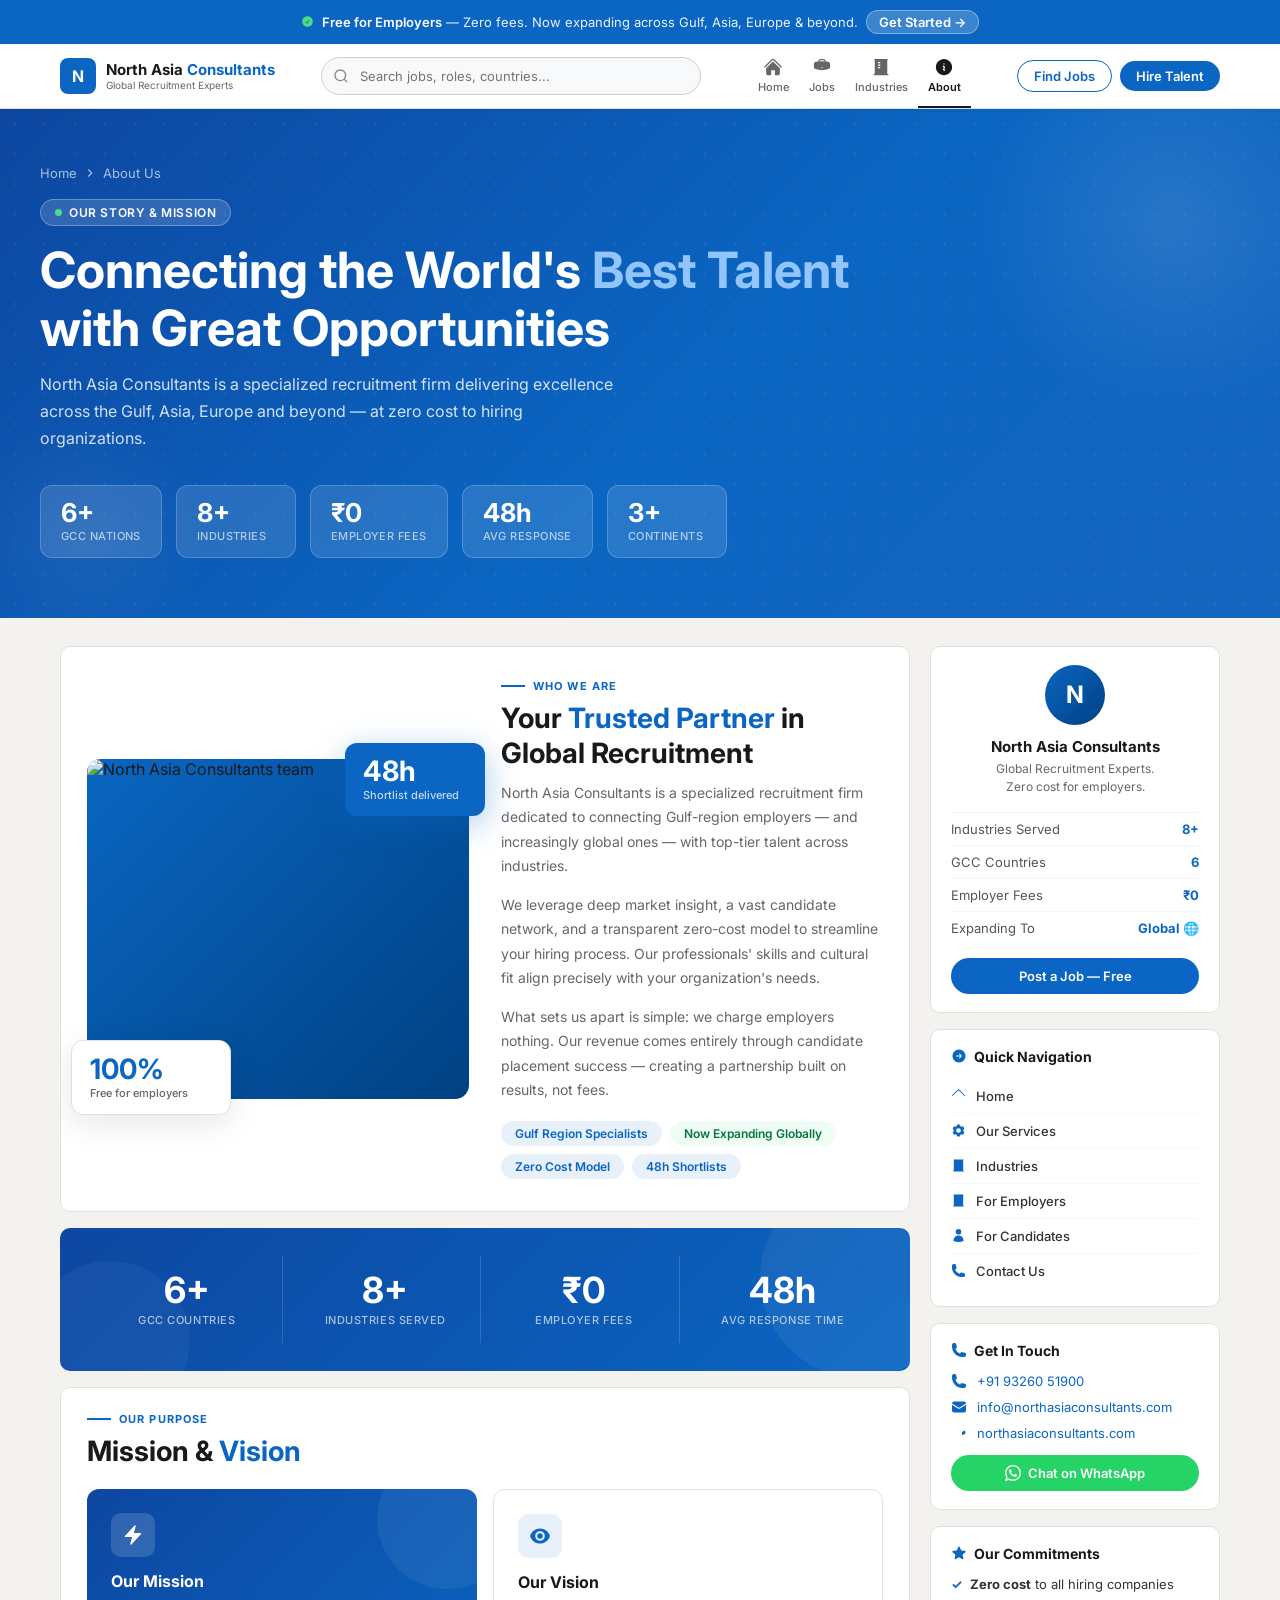
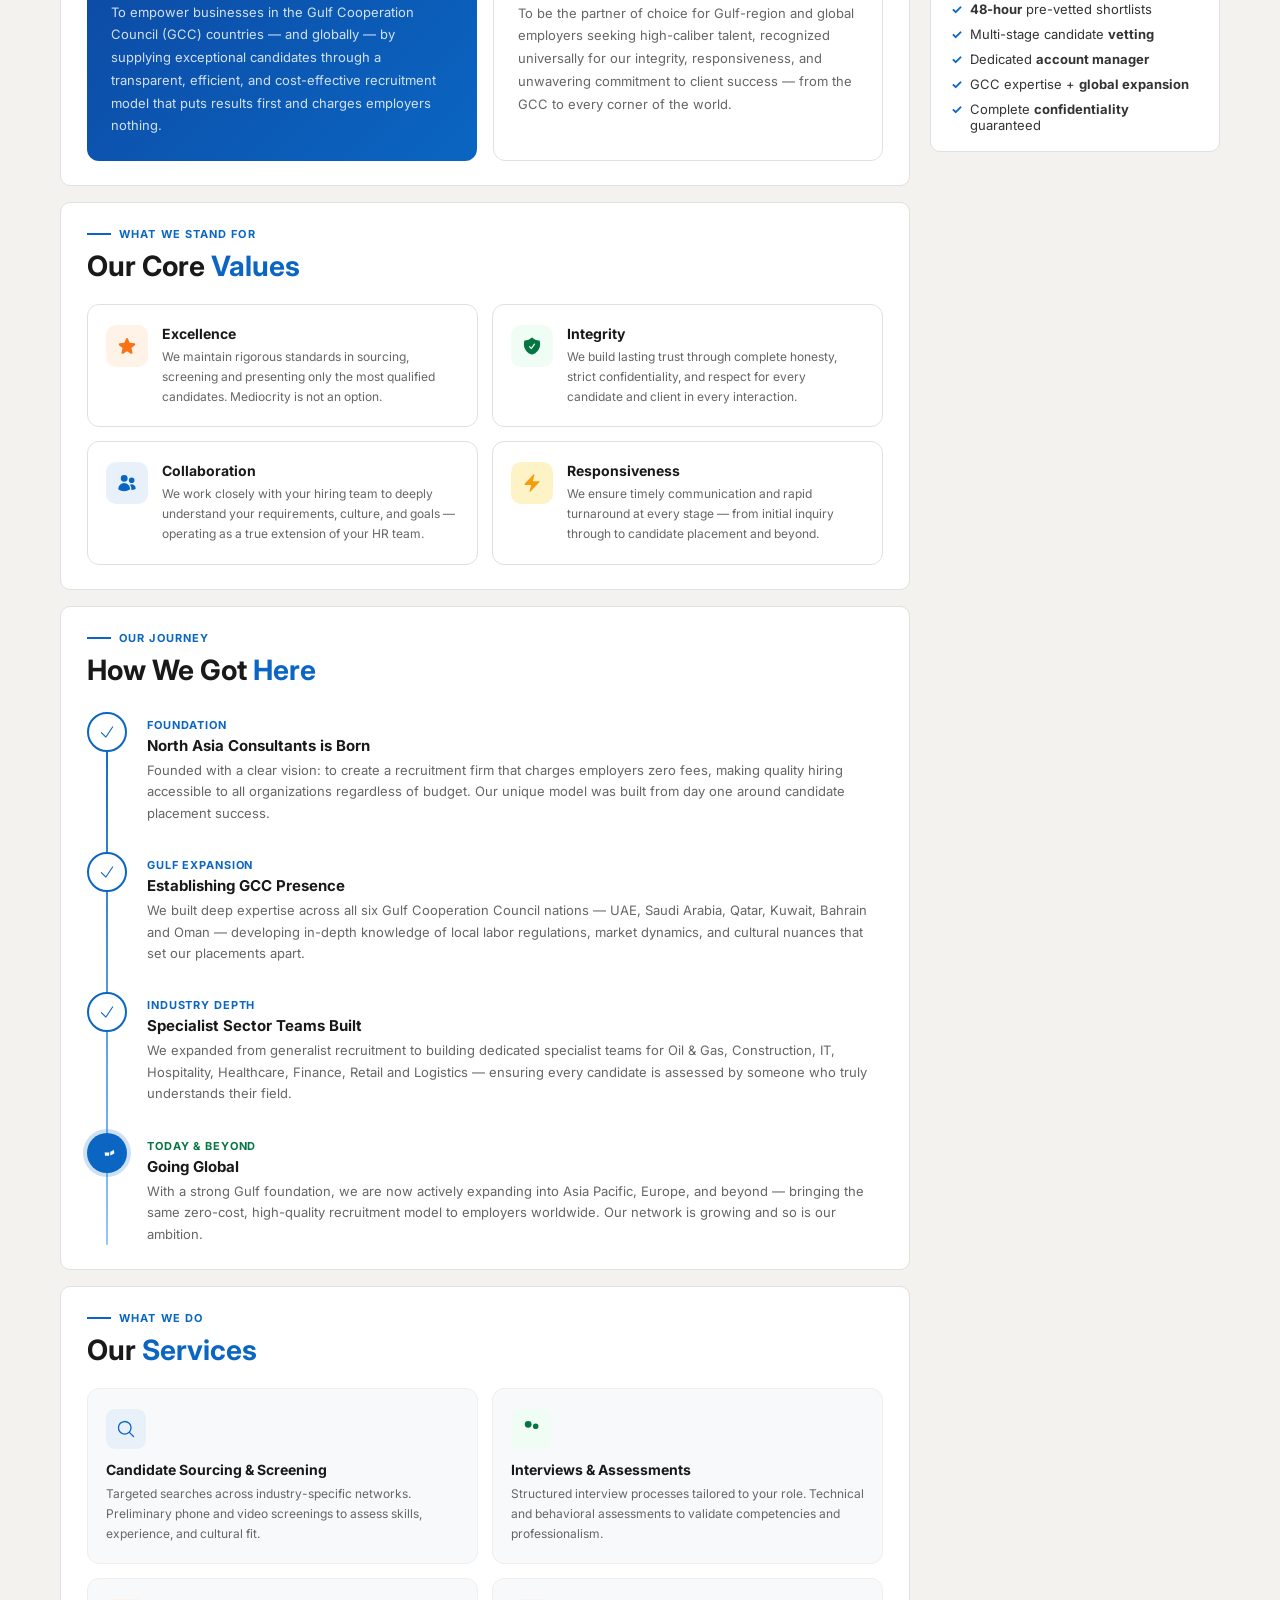
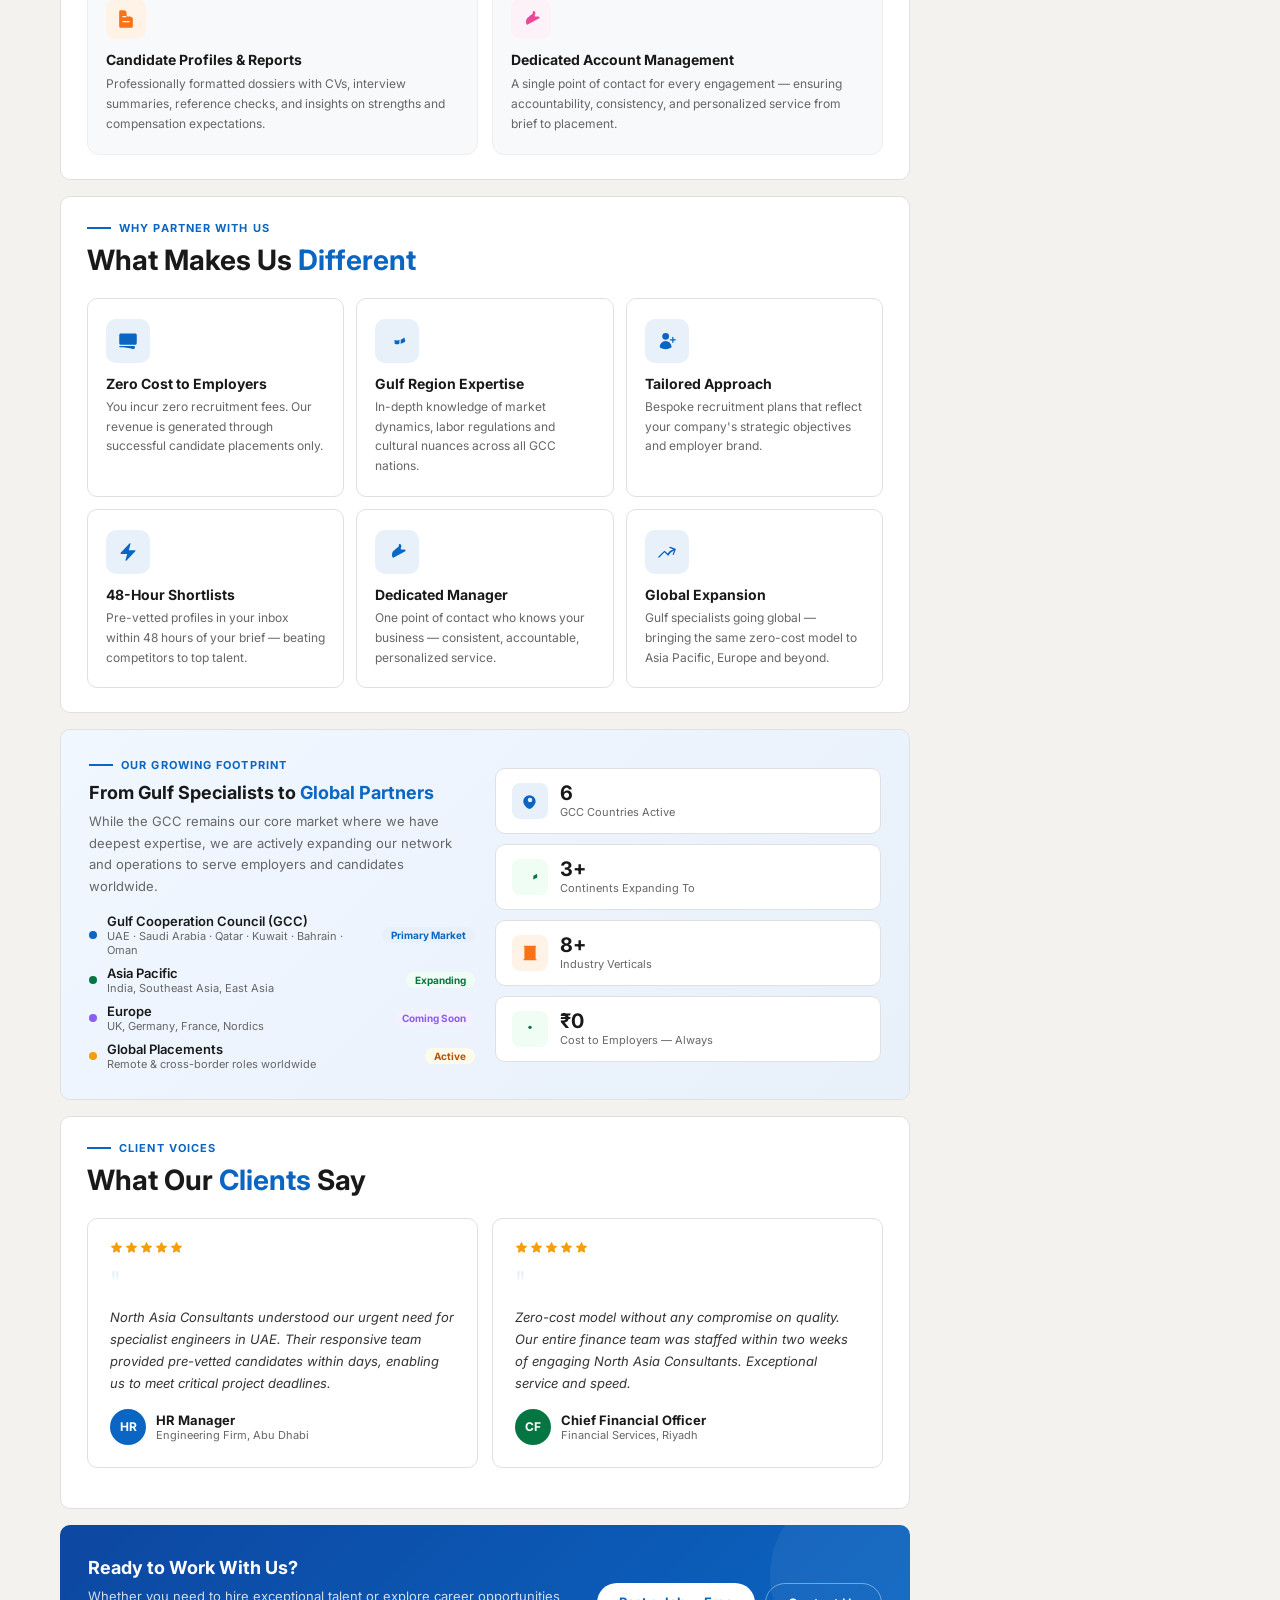
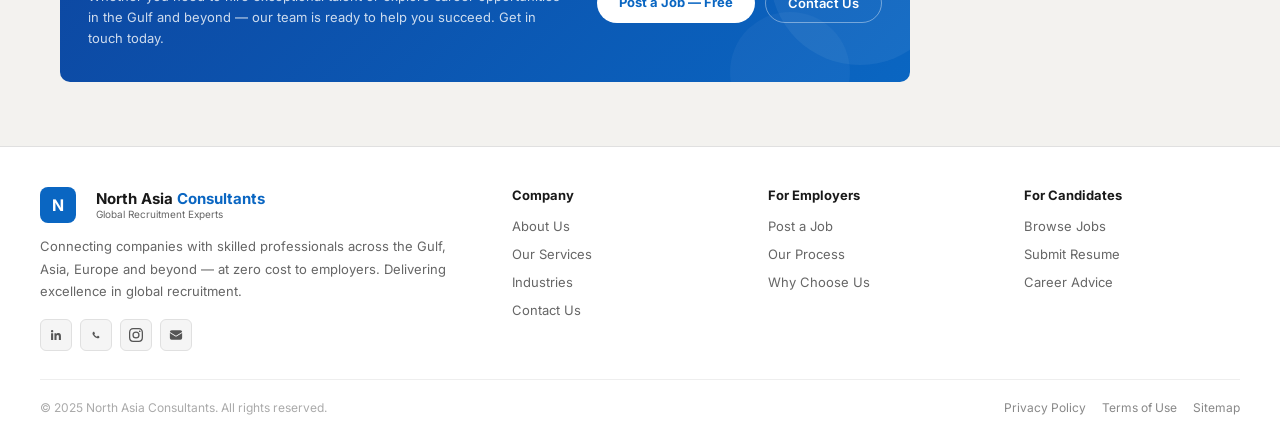
<file: about.html>
<!DOCTYPE html>
<html lang="en">
<head>
  <meta charset="UTF-8">
  <meta name="viewport" content="width=device-width, initial-scale=1.0">
  <title>About Us | North Asia Consultants</title>
  <link rel="preconnect" href="https://fonts.googleapis.com">
  <link href="https://fonts.googleapis.com/css2?family=Inter:wght@400;500;600;700&family=Playfair+Display:ital,wght@0,700;1,700&display=swap" rel="stylesheet">
  <style>
    *, *::before, *::after { box-sizing: border-box; margin: 0; padding: 0; }
    html { scroll-behavior: smooth; }
    body { font-family: 'Inter', -apple-system, BlinkMacSystemFont, sans-serif; background: #f3f2ef; color: #191919; overflow-x: hidden; -webkit-font-smoothing: antialiased; }
    a { text-decoration: none; }
 
    :root {
      --blue: #0a66c2; --blue-dark: #004182; --blue-light: #e8f0fa;
      --green: #057642; --white: #fff; --bg: #f3f2ef;
      --border: #e0e0e0; --text: #191919; --muted: #666; --radius: 10px;
    }
 
    /* ── PROGRESS ── */
    #progress { position:fixed;top:0;left:0;height:3px;background:linear-gradient(90deg,var(--blue),#38bdf8);width:0%;z-index:9999; }
 
    /* ── ANIMATIONS ── */
    @keyframes fadeUp { from{opacity:0;transform:translateY(28px)}to{opacity:1;transform:translateY(0)} }
    @keyframes pulse  { 0%,100%{transform:scale(1)}50%{transform:scale(1.06)} }
    @keyframes float  { 0%,100%{transform:translateY(0)}50%{transform:translateY(-8px)} }
    @keyframes countUp { from{opacity:0;transform:translateY(12px)}to{opacity:1;transform:translateY(0)} }
 
    .reveal       { opacity:0;transform:translateY(24px);transition:opacity .65s cubic-bezier(.4,0,.2,1),transform .65s cubic-bezier(.4,0,.2,1); }
    .reveal.visible { opacity:1;transform:translateY(0); }
    .reveal-l     { opacity:0;transform:translateX(-28px);transition:opacity .65s cubic-bezier(.4,0,.2,1),transform .65s cubic-bezier(.4,0,.2,1); }
    .reveal-l.visible { opacity:1;transform:translateX(0); }
    .reveal-r     { opacity:0;transform:translateX(28px);transition:opacity .65s cubic-bezier(.4,0,.2,1),transform .65s cubic-bezier(.4,0,.2,1); }
    .reveal-r.visible { opacity:1;transform:translateX(0); }
    .d1{transition-delay:.08s}.d2{transition-delay:.16s}.d3{transition-delay:.24s}
    .d4{transition-delay:.32s}.d5{transition-delay:.40s}.d6{transition-delay:.48s}
 
    /* ── TOPBAR ── */
    .topbar { background:var(--blue);padding:10px 16px;display:flex;align-items:center;justify-content:center;gap:8px;flex-wrap:wrap;text-align:center; }
    .topbar p   { font-size:13px;color:rgba(255,255,255,.92);line-height:1.4; }
    .topbar strong { color:#fff;font-weight:600; }
    .topbar a   { color:#fff;font-weight:600;font-size:13px;background:rgba(255,255,255,.2);padding:3px 12px;border-radius:100px;border:1px solid rgba(255,255,255,.35);transition:background .2s;white-space:nowrap; }
    .topbar a:hover { background:rgba(255,255,255,.3); }
 
    /* ── NAVBAR ── */
    nav { background:#fff;border-bottom:1px solid var(--border);position:sticky;top:0;z-index:900;box-shadow:0 1px 4px rgba(0,0,0,.06); }
    .nav-inner { max-width:1200px;margin:0 auto;padding:0 20px;height:64px;display:flex;align-items:center;justify-content:space-between;gap:12px; }
    .logo { display:flex;align-items:center;gap:10px;flex-shrink:0; }
    .logo-icon { width:36px;height:36px;background:var(--blue);border-radius:8px;display:flex;align-items:center;justify-content:center;color:#fff;font-weight:700;font-size:16px;flex-shrink:0; }
    .logo-text { line-height:1.2; }
    .logo-name { font-size:15px;font-weight:700;color:var(--text);white-space:nowrap; }
    .logo-name span { color:var(--blue); }
    .logo-tagline { font-size:10px;color:var(--muted); }
    .nav-search { flex:1;max-width:380px;position:relative; }
    .nav-search input { width:100%;height:38px;border:1.5px solid #d0d0d0;border-radius:20px;padding:0 16px 0 38px;font-size:13px;font-family:inherit;outline:none;background:#f8f9fa;color:var(--text);transition:border-color .2s,box-shadow .2s; }
    .nav-search input:focus { border-color:var(--blue);background:#fff;box-shadow:0 0 0 3px rgba(10,102,194,.1); }
    .nav-search .s-icon { position:absolute;left:12px;top:50%;transform:translateY(-50%);width:16px;height:16px;color:#888; }
    .nav-links { display:flex;align-items:center; }
    .nav-links a { display:flex;flex-direction:column;align-items:center;justify-content:center;padding:0 10px;height:64px;color:var(--muted);font-size:11px;font-weight:500;gap:3px;border-bottom:2px solid transparent;transition:all .2s;white-space:nowrap; }
    .nav-links a svg { width:20px;height:20px; }
    .nav-links a:hover,.nav-links a.active { color:var(--text);border-bottom-color:var(--text);font-weight:600; }
    .nav-cta { display:flex;gap:8px;align-items:center;flex-shrink:0; }
    .btn-outline-nav { padding:7px 16px;border:1.5px solid var(--blue);border-radius:20px;color:var(--blue);font-size:13px;font-weight:600;transition:all .2s; }
    .btn-outline-nav:hover { background:var(--blue-light); }
    .btn-solid-nav { padding:7px 16px;background:var(--blue);border-radius:20px;color:#fff;font-size:13px;font-weight:600;transition:all .2s; }
    .btn-solid-nav:hover { background:var(--blue-dark);transform:translateY(-1px); }
    .hamburger { display:none;background:none;border:none;cursor:pointer;padding:6px;color:var(--text); }
    #mobileMenu { display:none;background:#fff;border-top:1px solid var(--border);padding:12px 20px 20px; }
    #mobileMenu.open { display:block;animation:fadeUp .25s ease; }
    #mobileMenu a { display:flex;align-items:center;gap:12px;padding:12px 0;font-size:15px;color:#333;border-bottom:1px solid #f5f5f5;font-weight:500; }
    #mobileMenu a:last-child { border:none; }
    #mobileMenu a svg { width:18px;height:18px;color:var(--blue); }
    .mob-cta-row { display:flex;gap:10px;margin-top:14px; }
    .mob-cta-row a { flex:1;text-align:center;padding:10px;border-radius:20px;font-size:14px;font-weight:600; }
    .mob-cta-row .mc-outline { border:1.5px solid var(--blue);color:var(--blue); }
    .mob-cta-row .mc-solid   { background:var(--blue);color:#fff; }
 
    /* ── PAGE HERO ── */
    .page-hero { background:linear-gradient(135deg,#0d47a1 0%,#0a66c2 55%,#1565c0 100%);padding:56px 20px 60px;position:relative;overflow:hidden; }
    .ph-dots  { position:absolute;inset:0;background-image:radial-gradient(circle,rgba(255,255,255,.07) 1px,transparent 1px);background-size:30px 30px;pointer-events:none; }
    .ph-glow  { position:absolute;top:-100px;right:-100px;width:420px;height:420px;background:radial-gradient(circle,rgba(255,255,255,.1) 0%,transparent 65%);border-radius:50%;pointer-events:none; }
    .ph-glow2 { position:absolute;bottom:-60px;left:-60px;width:280px;height:280px;background:radial-gradient(circle,rgba(255,255,255,.06) 0%,transparent 65%);border-radius:50%;pointer-events:none; }
    .ph-inner { max-width:1200px;margin:0 auto;position:relative;z-index:2; }
    .ph-breadcrumb { display:flex;align-items:center;gap:6px;font-size:13px;color:rgba(255,255,255,.65);margin-bottom:18px;flex-wrap:wrap; }
    .ph-breadcrumb a { color:rgba(255,255,255,.65);transition:color .2s; }
    .ph-breadcrumb a:hover { color:#fff; }
    .ph-breadcrumb svg { width:14px;height:14px;flex-shrink:0; }
    .ph-badge { display:inline-flex;align-items:center;gap:7px;background:rgba(255,255,255,.15);border:1px solid rgba(255,255,255,.28);color:#fff;font-size:12px;font-weight:600;letter-spacing:.05em;text-transform:uppercase;padding:5px 14px;border-radius:100px;margin-bottom:16px;animation:fadeUp .6s ease both; }
    .badge-dot { width:7px;height:7px;background:#4ade80;border-radius:50%;animation:pulse 2s infinite;flex-shrink:0; }
    .ph-h1 { font-size:clamp(26px,4.2vw,50px);font-weight:700;color:#fff;line-height:1.15;margin-bottom:14px;animation:fadeUp .6s .1s ease both; }
    .ph-h1 em { color:#93c5fd;font-style:normal; }
    .ph-sub { font-size:clamp(13px,1.8vw,16px);color:rgba(255,255,255,.82);line-height:1.7;max-width:580px;margin-bottom:32px;animation:fadeUp .6s .2s ease both; }
    .ph-cards { display:flex;gap:14px;flex-wrap:wrap;animation:fadeUp .6s .3s ease both; }
    .ph-mini { background:rgba(255,255,255,.12);border:1px solid rgba(255,255,255,.2);border-radius:12px;padding:14px 20px;min-width:120px; }
    .ph-mini .num { font-size:26px;font-weight:700;color:#fff;line-height:1; }
    .ph-mini .lbl { font-size:11px;color:rgba(255,255,255,.65);margin-top:3px;font-weight:500;text-transform:uppercase;letter-spacing:.04em; }
 
    /* ── LAYOUT ── */
    .page-wrap { max-width:1200px;margin:0 auto;padding:28px 20px; }
    .two-col   { display:grid;grid-template-columns:1fr 290px;gap:20px;align-items:start; }
 
    /* ── CARD BASE ── */
    .card { background:#fff;border-radius:var(--radius);border:1px solid var(--border);overflow:hidden;margin-bottom:16px; }
    .cp   { padding:24px 26px; }
    .cp + .cp { border-top:1px solid #f5f5f5; }
 
    /* ── SECTION HEADS ── */
    .sec-eyebrow { font-size:11px;font-weight:700;text-transform:uppercase;letter-spacing:.1em;color:var(--blue);margin-bottom:8px;display:flex;align-items:center;gap:8px; }
    .sec-eyebrow::before { content:'';width:24px;height:2px;background:var(--blue);flex-shrink:0; }
    .sec-h2 { font-size:clamp(20px,2.5vw,28px);font-weight:700;color:var(--text);line-height:1.25;margin-bottom:10px; }
    .sec-h2 em { color:var(--blue);font-style:normal; }
    .sec-p  { font-size:14px;color:var(--muted);line-height:1.75; }
 
    /* ── ABOUT INTRO SPLIT ── */
    .intro-grid { display:grid;grid-template-columns:1fr 1fr;gap:32px;align-items:center; }
    .intro-img-wrap { position:relative; }
    .intro-img { width:100%;height:340px;object-fit:cover;border-radius:14px;display:block; }
    .intro-badge-float {
      position:absolute;bottom:-16px;left:-16px;
      background:#fff;border:1px solid var(--border);border-radius:12px;
      padding:14px 18px;box-shadow:0 8px 32px rgba(0,0,0,.1);min-width:160px;
    }
    .ibf-num  { font-size:28px;font-weight:700;color:var(--blue);line-height:1; }
    .ibf-lbl  { font-size:11px;color:var(--muted);margin-top:3px;font-weight:500; }
    .intro-badge-float2 {
      position:absolute;top:-16px;right:-16px;
      background:var(--blue);border-radius:12px;
      padding:14px 18px;box-shadow:0 8px 32px rgba(10,102,194,.35);min-width:140px;
    }
    .ibf2-num { font-size:28px;font-weight:700;color:#fff;line-height:1; }
    .ibf2-lbl { font-size:11px;color:rgba(255,255,255,.75);margin-top:3px;font-weight:500; }
 
    .intro-text { padding:8px 0; }
    .intro-text .sec-p { margin-bottom:14px; }
    .intro-tags { display:flex;flex-wrap:wrap;gap:8px;margin-top:18px; }
    .intro-tag { background:var(--blue-light);color:var(--blue);font-size:12px;font-weight:600;padding:5px 14px;border-radius:100px; }
    .intro-tag.green { background:#f0fdf4;color:var(--green); }
 
    /* ── MISSION / VISION ── */
    .mv-grid { display:grid;grid-template-columns:1fr 1fr;gap:16px; }
    .mv-card { border-radius:12px;padding:24px;position:relative;overflow:hidden; }
    .mv-card.mission { background:linear-gradient(135deg,#0d47a1,#0a66c2); }
    .mv-card.vision  { background:#fff;border:1px solid var(--border); }
    .mv-icon { width:44px;height:44px;border-radius:10px;display:flex;align-items:center;justify-content:center;margin-bottom:14px; }
    .mv-card.mission .mv-icon { background:rgba(255,255,255,.15); }
    .mv-card.vision  .mv-icon { background:var(--blue-light); }
    .mv-icon svg { width:22px;height:22px; }
    .mv-card.mission .mv-icon svg { color:#fff; }
    .mv-card.vision  .mv-icon svg { color:var(--blue); }
    .mv-title { font-size:16px;font-weight:700;margin-bottom:10px; }
    .mv-card.mission .mv-title { color:#fff; }
    .mv-card.vision  .mv-title { color:var(--text); }
    .mv-text { font-size:13px;line-height:1.75; }
    .mv-card.mission .mv-text { color:rgba(255,255,255,.82); }
    .mv-card.vision  .mv-text { color:var(--muted); }
    .mv-card.mission::before { content:'';position:absolute;top:-40px;right:-40px;width:140px;height:140px;background:rgba(255,255,255,.06);border-radius:50%; }
 
    /* ── CORE VALUES ── */
    .values-grid { display:grid;grid-template-columns:repeat(2,1fr);gap:14px; }
    .val-card { background:#fff;border:1px solid var(--border);border-radius:12px;padding:20px 18px;display:flex;gap:14px;align-items:flex-start;transition:all .25s; }
    .val-card:hover { border-color:rgba(10,102,194,.25);box-shadow:0 4px 20px rgba(0,0,0,.07);transform:translateY(-2px); }
    .val-icon { width:42px;height:42px;border-radius:10px;display:flex;align-items:center;justify-content:center;flex-shrink:0; }
    .val-icon svg { width:20px;height:20px; }
    .val-h { font-size:14px;font-weight:700;color:var(--text);margin-bottom:5px; }
    .val-p { font-size:12px;color:var(--muted);line-height:1.65; }
 
    /* ── STATS STRIP ── */
    .stats-strip { background:linear-gradient(135deg,#0d47a1,#0a66c2);border-radius:var(--radius);padding:28px 32px;margin-bottom:16px;position:relative;overflow:hidden; }
    .stats-strip::before { content:'';position:absolute;right:-50px;top:-50px;width:200px;height:200px;background:rgba(255,255,255,.06);border-radius:50%; }
    .stats-strip::after  { content:'';position:absolute;left:-30px;bottom:-50px;width:160px;height:160px;background:rgba(255,255,255,.04);border-radius:50%; }
    .stats-inner { display:grid;grid-template-columns:repeat(4,1fr);gap:8px;position:relative;z-index:2; }
    .stat-item { text-align:center;padding:16px 8px; }
    .stat-item:not(:last-child) { border-right:1px solid rgba(255,255,255,.15); }
    .stat-num { font-size:clamp(24px,3vw,36px);font-weight:700;color:#fff;line-height:1;display:block; }
    .stat-lbl { font-size:11px;color:rgba(255,255,255,.65);margin-top:5px;font-weight:500;text-transform:uppercase;letter-spacing:.05em;display:block; }
 
    /* ── STORY TIMELINE ── */
    .timeline { display:flex;flex-direction:column;gap:0;position:relative; }
    .timeline::before { content:'';position:absolute;left:19px;top:0;bottom:0;width:2px;background:linear-gradient(to bottom,var(--blue),#93c5fd);border-radius:2px; }
    .tl-item { display:flex;gap:20px;align-items:flex-start;padding-bottom:28px;position:relative; }
    .tl-item:last-child { padding-bottom:0; }
    .tl-dot { width:40px;height:40px;border-radius:50%;display:flex;align-items:center;justify-content:center;flex-shrink:0;z-index:1;position:relative; }
    .tl-dot.active { background:var(--blue);box-shadow:0 0 0 4px rgba(10,102,194,.2); }
    .tl-dot.done   { background:#fff;border:2px solid var(--blue); }
    .tl-dot svg { width:18px;height:18px; }
    .tl-dot.active svg { color:#fff; }
    .tl-dot.done   svg { color:var(--blue); }
    .tl-content { flex:1;padding-top:6px; }
    .tl-year  { font-size:11px;font-weight:700;color:var(--blue);text-transform:uppercase;letter-spacing:.08em;margin-bottom:4px; }
    .tl-title { font-size:15px;font-weight:700;color:var(--text);margin-bottom:5px; }
    .tl-desc  { font-size:13px;color:var(--muted);line-height:1.65; }
 
    /* ── TEAM SECTION ── */
    .team-grid { display:grid;grid-template-columns:repeat(3,1fr);gap:16px; }
    .team-card { background:#fff;border:1px solid var(--border);border-radius:12px;overflow:hidden;transition:all .25s; }
    .team-card:hover { transform:translateY(-3px);box-shadow:0 8px 32px rgba(0,0,0,.1);border-color:rgba(10,102,194,.2); }
    .team-avatar { height:120px;display:flex;align-items:center;justify-content:center;font-size:36px;font-weight:700;color:#fff; }
    .team-info { padding:16px; }
    .team-name  { font-size:15px;font-weight:700;color:var(--text);margin-bottom:3px; }
    .team-role  { font-size:12px;color:var(--blue);font-weight:600;margin-bottom:8px; }
    .team-bio   { font-size:12px;color:var(--muted);line-height:1.65;margin-bottom:12px; }
    .team-tags  { display:flex;flex-wrap:wrap;gap:5px; }
    .team-tag   { background:#f5f5f5;color:#444;font-size:10px;font-weight:600;padding:3px 9px;border-radius:100px; }
 
    /* ── WHY US GRID ── */
    .why-grid { display:grid;grid-template-columns:repeat(3,1fr);gap:12px; }
    .why-card { background:#fff;border:1px solid var(--border);border-radius:var(--radius);padding:20px 18px;transition:all .25s;position:relative;overflow:hidden; }
    .why-card::before { content:'';position:absolute;inset:0;background:linear-gradient(135deg,rgba(10,102,194,.03),transparent);opacity:0;transition:opacity .25s; }
    .why-card:hover { box-shadow:0 6px 24px rgba(0,0,0,.08);border-color:rgba(10,102,194,.2);transform:translateY(-2px); }
    .why-card:hover::before { opacity:1; }
    .why-icon { width:44px;height:44px;background:var(--blue-light);border-radius:10px;display:flex;align-items:center;justify-content:center;margin-bottom:12px; }
    .why-icon svg { width:20px;height:20px;color:var(--blue); }
    .why-h { font-size:14px;font-weight:700;color:var(--text);margin-bottom:5px; }
    .why-p { font-size:12px;color:var(--muted);line-height:1.65; }
 
    /* ── GLOBAL EXPANSION ── */
    .expand-card { background:#fff;border:1px solid var(--border);border-radius:var(--radius);overflow:hidden;margin-bottom:16px; }
    .expand-map { background:linear-gradient(135deg,#f0f7ff,#e8f0fa);padding:28px;display:grid;grid-template-columns:1fr 1fr;gap:20px;align-items:center; }
    .em-left h3 { font-size:18px;font-weight:700;color:var(--text);margin-bottom:8px; }
    .em-left p  { font-size:13px;color:var(--muted);line-height:1.65;margin-bottom:16px; }
    .region-list { display:flex;flex-direction:column;gap:8px; }
    .region-row  { display:flex;align-items:center;gap:10px; }
    .region-dot  { width:8px;height:8px;border-radius:50%;flex-shrink:0; }
    .region-info { flex:1; }
    .region-name { font-size:13px;font-weight:600;color:var(--text); }
    .region-status { font-size:11px;color:var(--muted); }
    .region-badge { font-size:10px;font-weight:700;padding:2px 9px;border-radius:100px;white-space:nowrap; }
    .em-right { display:flex;flex-direction:column;gap:10px; }
    .globe-stat { background:#fff;border-radius:10px;padding:14px 16px;border:1px solid var(--border);display:flex;gap:12px;align-items:center; }
    .gs-icon { width:36px;height:36px;border-radius:8px;display:flex;align-items:center;justify-content:center;flex-shrink:0; }
    .gs-icon svg { width:18px;height:18px; }
    .gs-num  { font-size:20px;font-weight:700;color:var(--text);line-height:1; }
    .gs-lbl  { font-size:11px;color:var(--muted);margin-top:2px; }
 
    /* ── TESTIMONIAL ── */
    .testi-grid { display:grid;grid-template-columns:repeat(2,1fr);gap:14px;margin-bottom:16px; }
    .tc { background:#fff;border:1px solid var(--border);border-radius:var(--radius);padding:22px;transition:box-shadow .2s; }
    .tc:hover { box-shadow:0 4px 20px rgba(0,0,0,.08); }
    .tc-stars { display:flex;gap:2px;margin-bottom:10px; }
    .tc-stars svg { width:13px;height:13px;color:#f59e0b; }
    .tc-quote { font-size:36px;color:var(--blue-light);font-family:'Playfair Display',serif;line-height:1;margin-bottom:6px; }
    .tc-text  { font-size:13px;color:#333;line-height:1.7;font-style:italic;margin-bottom:14px; }
    .tc-author { display:flex;align-items:center;gap:10px; }
    .tc-av    { width:36px;height:36px;border-radius:50%;display:flex;align-items:center;justify-content:center;font-size:12px;font-weight:700;color:#fff;flex-shrink:0; }
    .tc-name  { font-size:13px;font-weight:700;color:var(--text); }
    .tc-role  { font-size:11px;color:var(--muted); }
 
    /* ── CTA BANNER ── */
    .cta-banner { background:linear-gradient(135deg,#0d47a1,#0a66c2);border-radius:var(--radius);padding:32px 28px;margin-bottom:16px;position:relative;overflow:hidden; }
    .cta-banner::before { content:'';position:absolute;right:-40px;top:-40px;width:180px;height:180px;background:rgba(255,255,255,.06);border-radius:50%; }
    .cta-banner::after  { content:'';position:absolute;right:60px;bottom:-50px;width:120px;height:120px;background:rgba(255,255,255,.04);border-radius:50%; }
    .cta-inner { position:relative;z-index:2;display:grid;grid-template-columns:1fr auto;gap:24px;align-items:center; }
    .cta-text h3 { font-size:18px;font-weight:700;color:#fff;margin-bottom:8px; }
    .cta-text p  { font-size:13px;color:rgba(255,255,255,.8);line-height:1.65;max-width:480px; }
    .cta-btns    { display:flex;gap:10px;flex-wrap:wrap;flex-shrink:0; }
    .btn-white   { padding:11px 22px;background:#fff;color:var(--blue);border-radius:20px;font-size:13px;font-weight:700;transition:all .2s;white-space:nowrap; }
    .btn-white:hover   { background:#e8f0fa;transform:translateY(-1px); }
    .btn-ghost   { padding:11px 22px;border:1.5px solid rgba(255,255,255,.4);color:#fff;border-radius:20px;font-size:13px;font-weight:600;transition:all .2s;white-space:nowrap; }
    .btn-ghost:hover   { background:rgba(255,255,255,.12); }
 
    /* ── SIDEBAR ── */
    .sidebar-card { background:#fff;border:1px solid var(--border);border-radius:var(--radius);overflow:hidden;margin-bottom:16px; }
    .sp { padding:18px 20px; }
    .sp-title { font-size:14px;font-weight:700;color:var(--text);margin-bottom:14px;display:flex;align-items:center;gap:7px; }
    .sp-title svg { width:16px;height:16px;color:var(--blue); }
    .profile-av { width:60px;height:60px;background:linear-gradient(135deg,var(--blue),var(--blue-dark));border-radius:50%;display:flex;align-items:center;justify-content:center;font-size:24px;font-weight:700;color:#fff;margin:0 auto 12px; }
    .profile-name   { font-size:15px;font-weight:700;color:var(--text);text-align:center; }
    .profile-tag    { font-size:12px;color:var(--muted);text-align:center;margin:4px 0 16px;line-height:1.5; }
    .pstat { display:flex;justify-content:space-between;font-size:13px;padding:8px 0;border-top:1px solid #f5f5f5; }
    .pstat span:first-child { color:#555; }
    .pstat span:last-child  { font-weight:700;color:var(--blue); }
    .pb { display:block;width:100%;background:var(--blue);color:#fff;text-align:center;padding:10px;border-radius:20px;font-size:13px;font-weight:600;margin-top:14px;transition:all .2s; }
    .pb:hover { background:var(--blue-dark); }
    .ql-item { display:flex;align-items:center;gap:10px;padding:9px 0;border-bottom:1px solid #f8f8f8;color:#333;font-size:13px;font-weight:500;transition:color .15s; }
    .ql-item:last-child { border:none; }
    .ql-item:hover { color:var(--blue); }
    .ql-item svg { width:15px;height:15px;color:var(--blue);flex-shrink:0; }
    .ci { display:flex;align-items:center;gap:10px;font-size:13px;color:#333;margin-bottom:10px; }
    .ci svg { width:16px;height:16px;color:var(--blue);flex-shrink:0; }
    .ci a { color:var(--blue); }
    .ci a:hover { text-decoration:underline; }
    .wa-btn { display:flex;align-items:center;justify-content:center;gap:7px;background:#25d366;color:#fff;padding:10px;border-radius:20px;font-size:13px;font-weight:600;margin-top:14px;transition:background .2s; }
    .wa-btn:hover { background:#1db954; }
    .wa-btn svg { width:16px;height:16px; }
 
    /* ── FOOTER ── */
    footer { background:#fff;border-top:1px solid var(--border);margin-top:20px;padding:40px 20px 24px; }
    .footer-inner { max-width:1200px;margin:0 auto; }
    .footer-grid { display:grid;grid-template-columns:2fr 1fr 1fr 1fr;gap:40px;padding-bottom:28px;border-bottom:1px solid #eee; }
    .footer-brand p { font-size:13px;color:var(--muted);line-height:1.75;margin:12px 0 16px; }
    .footer-social { display:flex;gap:8px; }
    .fs-btn { width:32px;height:32px;border-radius:6px;background:#f5f5f5;border:1px solid var(--border);display:flex;align-items:center;justify-content:center;color:#555;transition:all .2s; }
    .fs-btn:hover { background:var(--blue);border-color:var(--blue);color:#fff; }
    .fs-btn svg { width:14px;height:14px; }
    .fc h4 { font-size:13px;font-weight:700;color:var(--text);margin-bottom:12px; }
    .fc ul { list-style:none;display:flex;flex-direction:column;gap:8px; }
    .fc ul li a { font-size:13px;color:var(--muted);transition:color .2s; }
    .fc ul li a:hover { color:var(--blue); }
    .footer-bottom { display:flex;align-items:center;justify-content:space-between;flex-wrap:wrap;gap:10px;padding-top:20px; }
    .footer-bottom p { font-size:12px;color:#aaa; }
    .footer-links { display:flex;gap:16px; }
    .footer-links a { font-size:12px;color:#888;transition:color .2s; }
    .footer-links a:hover { color:var(--blue); }
 
    /* ── RESPONSIVE ── */
    @media(max-width:1100px) {
      .two-col { grid-template-columns:1fr 270px; }
      .team-grid { grid-template-columns:1fr 1fr; }
      .why-grid  { grid-template-columns:1fr 1fr; }
    }
    @media(max-width:960px) {
      .two-col { grid-template-columns:1fr; }
      .sidebar { display:grid;grid-template-columns:1fr 1fr;gap:16px; }
      .sidebar-card { margin-bottom:0; }
      .intro-grid { grid-template-columns:1fr; }
      .intro-img-wrap { padding-bottom:16px; }
      .intro-badge-float, .intro-badge-float2 { display:none; }
      .stats-inner { grid-template-columns:repeat(2,1fr); }
      .stat-item:nth-child(2) { border-right:none; }
      .mv-grid { grid-template-columns:1fr; }
      .cta-inner { grid-template-columns:1fr; }
      .cta-btns  { justify-content:flex-start; }
      .expand-map { grid-template-columns:1fr; }
      .testi-grid { grid-template-columns:1fr; }
      .footer-grid { grid-template-columns:1fr 1fr;gap:28px; }
      .values-grid { grid-template-columns:1fr 1fr; }
    }
    @media(max-width:680px) {
      .nav-search,.nav-links,.nav-cta { display:none; }
      .hamburger { display:block; }
      .nav-inner { height:56px; }
      .team-grid  { grid-template-columns:1fr; }
      .why-grid   { grid-template-columns:1fr; }
      .values-grid { grid-template-columns:1fr; }
      .stats-inner { grid-template-columns:repeat(2,1fr); }
      .sidebar    { grid-template-columns:1fr; }
      .footer-grid { grid-template-columns:1fr;gap:24px; }
      .footer-bottom { flex-direction:column;align-items:flex-start; }
      .page-wrap  { padding:16px 14px; }
      .ph-mini    { min-width:90px;padding:12px 14px; }
    }
    @media(max-width:420px) {
      .stats-inner { grid-template-columns:1fr 1fr; }
      .ph-cards    { gap:8px; }
    }
  </style>
</head>
<body>
  <div id="progress"></div>
 
  <!-- TOPBAR -->
  <div class="topbar">
    <p>
      <svg style="width:13px;height:13px;display:inline;vertical-align:-1px;margin-right:4px" viewBox="0 0 24 24" fill="#4ade80"><path fill-rule="evenodd" d="M2.25 12c0-5.385 4.365-9.75 9.75-9.75s9.75 4.365 9.75 9.75-4.365 9.75-9.75 9.75S2.25 17.385 2.25 12zm13.36-1.814a.75.75 0 10-1.22-.872l-3.236 4.53L9.53 12.22a.75.75 0 00-1.06 1.06l2.25 2.25a.75.75 0 001.14-.094l3.75-5.25z" clip-rule="evenodd"/></svg>
      <strong>Free for Employers</strong> — Zero fees. Now expanding across Gulf, Asia, Europe & beyond.
    </p>
    <a href="/contact.html">Get Started →</a>
  </div>
 
  <!-- NAVBAR -->
  <nav>
    <div class="nav-inner">
      <a href="/index.html" class="logo">
        <div class="logo-icon">N</div>
        <div class="logo-text">
          <div class="logo-name">North Asia <span>Consultants</span></div>
          <div class="logo-tagline">Global Recruitment Experts</div>
        </div>
      </a>
      <div class="nav-search">
        <svg class="s-icon" viewBox="0 0 24 24" fill="none" stroke="currentColor" stroke-width="2"><circle cx="11" cy="11" r="8"/><path d="m21 21-4.35-4.35"/></svg>
        <input type="text" placeholder="Search jobs, roles, countries...">
      </div>
      <div class="nav-links">
        <a href="/index.html">
          <svg viewBox="0 0 24 24" fill="currentColor"><path d="M11.47 3.84a.75.75 0 011.06 0l8.69 8.69a.75.75 0 101.06-1.06l-8.689-8.69a2.25 2.25 0 00-3.182 0l-8.69 8.69a.75.75 0 001.061 1.06l8.69-8.69z"/><path d="M12 5.432l8.159 8.159c.03.03.06.058.091.086v6.198c0 1.035-.84 1.875-1.875 1.875H15a.75.75 0 01-.75-.75v-4.5a.75.75 0 00-.75-.75h-3a.75.75 0 00-.75.75V21a.75.75 0 01-.75.75H5.625a1.875 1.875 0 01-1.875-1.875v-6.198a2.29 2.29 0 00.091-.086L12 5.43z"/></svg>
          Home
        </a>
        <a href="/jobs.html">
          <svg viewBox="0 0 24 24" fill="currentColor"><path fill-rule="evenodd" d="M7.5 5.25a3 3 0 013-3h3a3 3 0 013 3v.205c.933.085 1.857.197 2.774.334 1.454.218 2.476 1.483 2.476 2.917v3.033c0 1.211-.734 2.352-1.936 2.752A24.726 24.726 0 0112 15.75c-2.73 0-5.357-.442-7.814-1.259-1.202-.4-1.936-1.541-1.936-2.752V8.706c0-1.434 1.022-2.7 2.476-2.917A48.814 48.814 0 017.5 5.455V5.25zm7.5 0v.09a49.488 49.488 0 00-6 0v-.09a1.5 1.5 0 011.5-1.5h3a1.5 1.5 0 011.5 1.5zm-3 8.25a.75.75 0 100-1.5.75.75 0 000 1.5z" clip-rule="evenodd"/></svg>
          Jobs
        </a>
        <a href="/industries.html">
          <svg viewBox="0 0 24 24" fill="currentColor"><path fill-rule="evenodd" d="M4.5 2.25a.75.75 0 000 1.5v16.5h-.75a.75.75 0 000 1.5h16.5a.75.75 0 000-1.5h-.75V3.75a.75.75 0 000-1.5h-15zM9 6a.75.75 0 000 1.5h1.5a.75.75 0 000-1.5H9zm-.75 3.75A.75.75 0 019 9h1.5a.75.75 0 010 1.5H9a.75.75 0 01-.75-.75zM9 12a.75.75 0 000 1.5h1.5a.75.75 0 000-1.5H9z" clip-rule="evenodd"/></svg>
          Industries
        </a>
        <a href="/about.html" class="active">
          <svg viewBox="0 0 24 24" fill="currentColor"><path fill-rule="evenodd" d="M2.25 12c0-5.385 4.365-9.75 9.75-9.75s9.75 4.365 9.75 9.75-4.365 9.75-9.75 9.75S2.25 17.385 2.25 12zm8.706-1.442c1.146-.573 2.437.463 2.126 1.706l-.709 2.836.042-.02a.75.75 0 01.67 1.34l-.04.022c-1.147.573-2.438-.463-2.127-1.706l.71-2.836-.042.02a.75.75 0 11-.671-1.34l.041-.022zM12 9a.75.75 0 100-1.5A.75.75 0 0012 9z" clip-rule="evenodd"/></svg>
          About
        </a>
      </div>
      <div class="nav-cta">
        <a href="/candidates.html" class="btn-outline-nav">Find Jobs</a>
        <a href="/employers.html"  class="btn-solid-nav">Hire Talent</a>
      </div>
      <button class="hamburger" onclick="toggleMenu()" aria-label="Menu">
        <svg width="24" height="24" viewBox="0 0 24 24" fill="none" stroke="currentColor" stroke-width="2"><line x1="3" y1="6" x2="21" y2="6"/><line x1="3" y1="12" x2="21" y2="12"/><line x1="3" y1="18" x2="21" y2="18"/></svg>
      </button>
    </div>
    <div id="mobileMenu">
      <a href="/index.html"><svg viewBox="0 0 24 24" fill="currentColor"><path d="M11.47 3.84a.75.75 0 011.06 0l8.69 8.69a.75.75 0 101.06-1.06l-8.689-8.69a2.25 2.25 0 00-3.182 0l-8.69 8.69a.75.75 0 001.061 1.06z"/></svg>Home</a>
      <a href="/jobs.html"><svg viewBox="0 0 24 24" fill="currentColor"><path fill-rule="evenodd" d="M7.5 5.25a3 3 0 013-3h3a3 3 0 013 3v.205c.933.085 1.857.197 2.774.334 1.454.218 2.476 1.483 2.476 2.917v3.033c0 1.211-.734 2.352-1.936 2.752A24.726 24.726 0 0112 15.75c-2.73 0-5.357-.442-7.814-1.259-1.202-.4-1.936-1.541-1.936-2.752V8.706c0-1.434 1.022-2.7 2.476-2.917A48.814 48.814 0 017.5 5.455V5.25z" clip-rule="evenodd"/></svg>Browse Jobs</a>
      <a href="/industries.html"><svg viewBox="0 0 24 24" fill="currentColor"><path fill-rule="evenodd" d="M4.5 2.25a.75.75 0 000 1.5v16.5h-.75a.75.75 0 000 1.5h16.5a.75.75 0 000-1.5h-.75V3.75a.75.75 0 000-1.5h-15z" clip-rule="evenodd"/></svg>Industries</a>
      <a href="/about.html"><svg viewBox="0 0 24 24" fill="currentColor"><path fill-rule="evenodd" d="M2.25 12c0-5.385 4.365-9.75 9.75-9.75s9.75 4.365 9.75 9.75-4.365 9.75-9.75 9.75S2.25 17.385 2.25 12z" clip-rule="evenodd"/></svg>About Us</a>
      <a href="/contact.html"><svg viewBox="0 0 24 24" fill="currentColor"><path fill-rule="evenodd" d="M1.5 4.5a3 3 0 013-3h1.372c.86 0 1.61.586 1.819 1.42l1.105 4.423a1.875 1.875 0 01-.694 1.955l-1.293.97c-.135.101-.164.249-.126.352a11.285 11.285 0 006.697 6.697c.103.038.25.009.352-.126l.97-1.293a1.875 1.875 0 011.955-.694l4.423 1.105c.834.209 1.42.959 1.42 1.82V19.5a3 3 0 01-3 3h-2.25C8.552 22.5 1.5 15.448 1.5 6.75V4.5z" clip-rule="evenodd"/></svg>Contact</a>
      <div class="mob-cta-row">
        <a href="/candidates.html" class="mc-outline">Find Jobs</a>
        <a href="/employers.html"  class="mc-solid">Hire Talent</a>
      </div>
    </div>
  </nav>
 
  <!-- PAGE HERO -->
  <div class="page-hero">
    <div class="ph-dots"></div><div class="ph-glow"></div><div class="ph-glow2"></div>
    <div class="ph-inner">
      <div class="ph-breadcrumb">
        <a href="/index.html">Home</a>
        <svg viewBox="0 0 24 24" fill="none" stroke="currentColor" stroke-width="2"><polyline points="9 18 15 12 9 6"/></svg>
        <span>About Us</span>
      </div>
      <div class="ph-badge"><div class="badge-dot"></div>Our Story & Mission</div>
      <h1 class="ph-h1">Connecting the World's <em>Best Talent</em><br>with Great Opportunities</h1>
      <p class="ph-sub">North Asia Consultants is a specialized recruitment firm delivering excellence across the Gulf, Asia, Europe and beyond — at zero cost to hiring organizations.</p>
      <div class="ph-cards">
        <div class="ph-mini"><div class="num">6+</div><div class="lbl">GCC Nations</div></div>
        <div class="ph-mini"><div class="num">8+</div><div class="lbl">Industries</div></div>
        <div class="ph-mini"><div class="num">₹0</div><div class="lbl">Employer Fees</div></div>
        <div class="ph-mini"><div class="num">48h</div><div class="lbl">Avg Response</div></div>
        <div class="ph-mini"><div class="num">3+</div><div class="lbl">Continents</div></div>
      </div>
    </div>
  </div>
 
  <!-- MAIN -->
  <div class="page-wrap">
    <div class="two-col">
 
      <!-- LEFT COLUMN -->
      <div>
 
        <!-- WHO WE ARE -->
        <div class="card reveal">
          <div class="cp">
            <div class="intro-grid">
              <div class="intro-img-wrap">
                <img src="https://images.unsplash.com/photo-1600880292203-757bb62b4baf?w=700&q=80&auto=format&fit=crop" alt="North Asia Consultants team" class="intro-img" onerror="this.style.background='linear-gradient(135deg,#0a66c2,#004182)';this.removeAttribute('src')">
                <div class="intro-badge-float">
                  <div class="ibf-num">100%</div>
                  <div class="ibf-lbl">Free for employers</div>
                </div>
                <div class="intro-badge-float2">
                  <div class="ibf2-num">48h</div>
                  <div class="ibf2-lbl">Shortlist delivered</div>
                </div>
              </div>
              <div class="intro-text">
                <div class="sec-eyebrow">Who We Are</div>
                <div class="sec-h2">Your <em>Trusted Partner</em> in Global Recruitment</div>
                <p class="sec-p">North Asia Consultants is a specialized recruitment firm dedicated to connecting Gulf-region employers — and increasingly global ones — with top-tier talent across industries.</p>
                <p class="sec-p">We leverage deep market insight, a vast candidate network, and a transparent zero-cost model to streamline your hiring process. Our professionals' skills and cultural fit align precisely with your organization's needs.</p>
                <p class="sec-p">What sets us apart is simple: we charge employers nothing. Our revenue comes entirely through candidate placement success — creating a partnership built on results, not fees.</p>
                <div class="intro-tags">
                  <span class="intro-tag">Gulf Region Specialists</span>
                  <span class="intro-tag green">Now Expanding Globally</span>
                  <span class="intro-tag">Zero Cost Model</span>
                  <span class="intro-tag">48h Shortlists</span>
                </div>
              </div>
            </div>
          </div>
        </div>
 
        <!-- STATS STRIP -->
        <div class="stats-strip reveal">
          <div class="stats-inner">
            <div class="stat-item">
              <span class="stat-num" data-target="6">0</span>
              <span class="stat-lbl">GCC Countries</span>
            </div>
            <div class="stat-item">
              <span class="stat-num" data-target="8">0</span>
              <span class="stat-lbl">Industries Served</span>
            </div>
            <div class="stat-item">
              <span class="stat-num">₹0</span>
              <span class="stat-lbl">Employer Fees</span>
            </div>
            <div class="stat-item">
              <span class="stat-num">48h</span>
              <span class="stat-lbl">Avg Response Time</span>
            </div>
          </div>
        </div>
 
        <!-- MISSION & VISION -->
        <div class="card reveal">
          <div class="cp">
            <div class="sec-eyebrow">Our Purpose</div>
            <div class="sec-h2" style="margin-bottom:20px">Mission & <em>Vision</em></div>
            <div class="mv-grid">
              <div class="mv-card mission">
                <div class="mv-icon">
                  <svg viewBox="0 0 24 24" fill="currentColor"><path fill-rule="evenodd" d="M14.615 1.595a.75.75 0 01.359.852L12.982 9.75h7.268a.75.75 0 01.548 1.262l-10.5 11.25a.75.75 0 01-1.272-.71l1.992-7.302H3.75a.75.75 0 01-.548-1.262l10.5-11.25a.75.75 0 01.913-.143z" clip-rule="evenodd"/></svg>
                </div>
                <div class="mv-title">Our Mission</div>
                <div class="mv-text">To empower businesses in the Gulf Cooperation Council (GCC) countries — and globally — by supplying exceptional candidates through a transparent, efficient, and cost-effective recruitment model that puts results first and charges employers nothing.</div>
              </div>
              <div class="mv-card vision">
                <div class="mv-icon">
                  <svg viewBox="0 0 24 24" fill="currentColor"><path d="M12 15a3 3 0 100-6 3 3 0 000 6z"/><path fill-rule="evenodd" d="M1.323 11.447C2.811 6.976 7.028 3.75 12.001 3.75c4.97 0 9.185 3.223 10.675 7.69.12.362.12.752 0 1.113-1.487 4.471-5.705 7.697-10.677 7.697-4.97 0-9.186-3.223-10.675-7.69a1.762 1.762 0 010-1.113zM17.25 12a5.25 5.25 0 11-10.5 0 5.25 5.25 0 0110.5 0z" clip-rule="evenodd"/></svg>
                </div>
                <div class="mv-title">Our Vision</div>
                <div class="mv-text">To be the partner of choice for Gulf-region and global employers seeking high-caliber talent, recognized universally for our integrity, responsiveness, and unwavering commitment to client success — from the GCC to every corner of the world.</div>
              </div>
            </div>
          </div>
        </div>
 
        <!-- CORE VALUES -->
        <div class="card reveal">
          <div class="cp">
            <div class="sec-eyebrow">What We Stand For</div>
            <div class="sec-h2" style="margin-bottom:20px">Our Core <em>Values</em></div>
            <div class="values-grid">
              <div class="val-card d1 reveal">
                <div class="val-icon" style="background:#fff3e8;">
                  <svg viewBox="0 0 24 24" fill="#f97316"><path fill-rule="evenodd" d="M10.788 3.21c.448-1.077 1.976-1.077 2.424 0l2.082 5.007 5.404.433c1.164.093 1.636 1.545.749 2.305l-4.117 3.527 1.257 5.273c.271 1.136-.964 2.033-1.96 1.425L12 18.354 7.373 21.18c-.996.608-2.231-.29-1.96-1.425l1.257-5.273-4.117-3.527c-.887-.76-.415-2.212.749-2.305l5.404-.433 2.082-5.006z" clip-rule="evenodd"/></svg>
                </div>
                <div>
                  <div class="val-h">Excellence</div>
                  <div class="val-p">We maintain rigorous standards in sourcing, screening and presenting only the most qualified candidates. Mediocrity is not an option.</div>
                </div>
              </div>
              <div class="val-card d2 reveal">
                <div class="val-icon" style="background:#f0fdf4;">
                  <svg viewBox="0 0 24 24" fill="#057642"><path fill-rule="evenodd" d="M12.516 2.17a.75.75 0 00-1.032 0 11.209 11.209 0 01-7.877 3.08.75.75 0 00-.722.515A12.74 12.74 0 002.25 9.75c0 5.942 4.064 10.933 9.563 12.348a.749.749 0 00.374 0c5.499-1.415 9.563-6.406 9.563-12.348 0-1.39-.223-2.73-.635-3.985a.75.75 0 00-.722-.516l-.143.001c-2.996 0-5.717-1.17-7.734-3.08zm3.094 8.016a.75.75 0 10-1.22-.872l-3.236 4.53L9.53 12.22a.75.75 0 00-1.06 1.06l2.25 2.25a.75.75 0 001.14-.094l3.75-5.25z" clip-rule="evenodd"/></svg>
                </div>
                <div>
                  <div class="val-h">Integrity</div>
                  <div class="val-p">We build lasting trust through complete honesty, strict confidentiality, and respect for every candidate and client in every interaction.</div>
                </div>
              </div>
              <div class="val-card d3 reveal">
                <div class="val-icon" style="background:#e8f0fa;">
                  <svg viewBox="0 0 24 24" fill="#0a66c2"><path d="M4.5 6.375a4.125 4.125 0 118.25 0 4.125 4.125 0 01-8.25 0zM14.25 8.625a3.375 3.375 0 116.75 0 3.375 3.375 0 01-6.75 0zM1.5 19.125a7.125 7.125 0 0114.25 0v.003l-.001.119a.75.75 0 01-.363.63 13.067 13.067 0 01-6.761 1.873c-2.472 0-4.786-.684-6.76-1.873a.75.75 0 01-.364-.63l-.001-.122zM17.25 19.128l-.001.144a2.25 2.25 0 01-.233.96 10.088 10.088 0 005.06-1.01.75.75 0 00.42-.643 4.875 4.875 0 00-6.957-4.611 8.586 8.586 0 011.71 5.157v.003z"/></svg>
                </div>
                <div>
                  <div class="val-h">Collaboration</div>
                  <div class="val-p">We work closely with your hiring team to deeply understand your requirements, culture, and goals — operating as a true extension of your HR team.</div>
                </div>
              </div>
              <div class="val-card d4 reveal">
                <div class="val-icon" style="background:#fef3c7;">
                  <svg viewBox="0 0 24 24" fill="#f59e0b"><path fill-rule="evenodd" d="M14.615 1.595a.75.75 0 01.359.852L12.982 9.75h7.268a.75.75 0 01.548 1.262l-10.5 11.25a.75.75 0 01-1.272-.71l1.992-7.302H3.75a.75.75 0 01-.548-1.262l10.5-11.25a.75.75 0 01.913-.143z" clip-rule="evenodd"/></svg>
                </div>
                <div>
                  <div class="val-h">Responsiveness</div>
                  <div class="val-p">We ensure timely communication and rapid turnaround at every stage — from initial inquiry through to candidate placement and beyond.</div>
                </div>
              </div>
            </div>
          </div>
        </div>
 
        <!-- OUR STORY TIMELINE -->
        <div class="card reveal">
          <div class="cp">
            <div class="sec-eyebrow">Our Journey</div>
            <div class="sec-h2" style="margin-bottom:24px">How We Got <em>Here</em></div>
            <div class="timeline">
              <div class="tl-item">
                <div class="tl-dot done">
                  <svg viewBox="0 0 24 24" fill="currentColor"><path fill-rule="evenodd" d="M19.916 4.626a.75.75 0 01.208 1.04l-9 13.5a.75.75 0 01-1.154.114l-6-6a.75.75 0 011.06-1.06l5.353 5.353 8.493-12.739a.75.75 0 011.04-.208z" clip-rule="evenodd"/></svg>
                </div>
                <div class="tl-content">
                  <div class="tl-year">Foundation</div>
                  <div class="tl-title">North Asia Consultants is Born</div>
                  <div class="tl-desc">Founded with a clear vision: to create a recruitment firm that charges employers zero fees, making quality hiring accessible to all organizations regardless of budget. Our unique model was built from day one around candidate placement success.</div>
                </div>
              </div>
              <div class="tl-item">
                <div class="tl-dot done">
                  <svg viewBox="0 0 24 24" fill="currentColor"><path fill-rule="evenodd" d="M19.916 4.626a.75.75 0 01.208 1.04l-9 13.5a.75.75 0 01-1.154.114l-6-6a.75.75 0 011.06-1.06l5.353 5.353 8.493-12.739a.75.75 0 011.04-.208z" clip-rule="evenodd"/></svg>
                </div>
                <div class="tl-content">
                  <div class="tl-year">Gulf Expansion</div>
                  <div class="tl-title">Establishing GCC Presence</div>
                  <div class="tl-desc">We built deep expertise across all six Gulf Cooperation Council nations — UAE, Saudi Arabia, Qatar, Kuwait, Bahrain and Oman — developing in-depth knowledge of local labor regulations, market dynamics, and cultural nuances that set our placements apart.</div>
                </div>
              </div>
              <div class="tl-item">
                <div class="tl-dot done">
                  <svg viewBox="0 0 24 24" fill="currentColor"><path fill-rule="evenodd" d="M19.916 4.626a.75.75 0 01.208 1.04l-9 13.5a.75.75 0 01-1.154.114l-6-6a.75.75 0 011.06-1.06l5.353 5.353 8.493-12.739a.75.75 0 011.04-.208z" clip-rule="evenodd"/></svg>
                </div>
                <div class="tl-content">
                  <div class="tl-year">Industry Depth</div>
                  <div class="tl-title">Specialist Sector Teams Built</div>
                  <div class="tl-desc">We expanded from generalist recruitment to building dedicated specialist teams for Oil & Gas, Construction, IT, Hospitality, Healthcare, Finance, Retail and Logistics — ensuring every candidate is assessed by someone who truly understands their field.</div>
                </div>
              </div>
              <div class="tl-item">
                <div class="tl-dot active">
                  <svg viewBox="0 0 24 24" fill="currentColor"><path d="M21.721 12.752a9.711 9.711 0 00-.945-5.003 12.754 12.754 0 01-4.339 2.708 18.991 18.991 0 01-.214 4.772 17.165 17.165 0 005.498-2.477zM14.634 15.55a17.324 17.324 0 00.332-4.647c-.952.227-1.945.347-2.966.347-1.021 0-2.014-.12-2.966-.347a17.515 17.515 0 00.332 4.647 17.385 17.385 0 005.268 0z"/></svg>
                </div>
                <div class="tl-content">
                  <div class="tl-year" style="color:#057642;">Today & Beyond</div>
                  <div class="tl-title">Going Global</div>
                  <div class="tl-desc">With a strong Gulf foundation, we are now actively expanding into Asia Pacific, Europe, and beyond — bringing the same zero-cost, high-quality recruitment model to employers worldwide. Our network is growing and so is our ambition.</div>
                </div>
              </div>
            </div>
          </div>
        </div>
 
        <!-- SERVICES WE OFFER -->
        <div class="card reveal">
          <div class="cp">
            <div class="sec-eyebrow">What We Do</div>
            <div class="sec-h2" style="margin-bottom:20px">Our <em>Services</em></div>
            <div style="display:grid;grid-template-columns:1fr 1fr;gap:14px;">
              <div style="background:#f8f9fa;border-radius:12px;padding:20px 18px;border:1px solid #eee;">
                <div style="width:40px;height:40px;background:var(--blue-light);border-radius:9px;display:flex;align-items:center;justify-content:center;margin-bottom:12px;">
                  <svg viewBox="0 0 24 24" fill="currentColor" style="width:20px;height:20px;color:var(--blue)"><path fill-rule="evenodd" d="M10.5 3.75a6.75 6.75 0 100 13.5 6.75 6.75 0 000-13.5zM2.25 10.5a8.25 8.25 0 1114.59 5.28l4.69 4.69a.75.75 0 11-1.06 1.06l-4.69-4.69A8.25 8.25 0 012.25 10.5z" clip-rule="evenodd"/></svg>
                </div>
                <div style="font-size:14px;font-weight:700;color:var(--text);margin-bottom:6px;">Candidate Sourcing & Screening</div>
                <div style="font-size:12px;color:var(--muted);line-height:1.65;">Targeted searches across industry-specific networks. Preliminary phone and video screenings to assess skills, experience, and cultural fit.</div>
              </div>
              <div style="background:#f8f9fa;border-radius:12px;padding:20px 18px;border:1px solid #eee;">
                <div style="width:40px;height:40px;background:#f0fdf4;border-radius:9px;display:flex;align-items:center;justify-content:center;margin-bottom:12px;">
                  <svg viewBox="0 0 24 24" fill="currentColor" style="width:20px;height:20px;color:#057642"><path d="M4.5 6.375a4.125 4.125 0 118.25 0 4.125 4.125 0 01-8.25 0zM14.25 8.625a3.375 3.375 0 116.75 0 3.375 3.375 0 01-6.75 0z"/></svg>
                </div>
                <div style="font-size:14px;font-weight:700;color:var(--text);margin-bottom:6px;">Interviews & Assessments</div>
                <div style="font-size:12px;color:var(--muted);line-height:1.65;">Structured interview processes tailored to your role. Technical and behavioral assessments to validate competencies and professionalism.</div>
              </div>
              <div style="background:#f8f9fa;border-radius:12px;padding:20px 18px;border:1px solid #eee;">
                <div style="width:40px;height:40px;background:#fff3e8;border-radius:9px;display:flex;align-items:center;justify-content:center;margin-bottom:12px;">
                  <svg viewBox="0 0 24 24" fill="currentColor" style="width:20px;height:20px;color:#f97316"><path fill-rule="evenodd" d="M5.625 1.5c-1.036 0-1.875.84-1.875 1.875v17.25c0 1.035.84 1.875 1.875 1.875h12.75c1.035 0 1.875-.84 1.875-1.875V12.75A3.75 3.75 0 0016.5 9h-1.875a1.875 1.875 0 01-1.875-1.875V5.25A3.75 3.75 0 009 1.5H5.625zM7.5 15a.75.75 0 01.75-.75h7.5a.75.75 0 010 1.5h-7.5A.75.75 0 017.5 15zm.75-6.75a.75.75 0 000 1.5H12a.75.75 0 000-1.5H8.25z" clip-rule="evenodd"/></svg>
                </div>
                <div style="font-size:14px;font-weight:700;color:var(--text);margin-bottom:6px;">Candidate Profiles & Reports</div>
                <div style="font-size:12px;color:var(--muted);line-height:1.65;">Professionally formatted dossiers with CVs, interview summaries, reference checks, and insights on strengths and compensation expectations.</div>
              </div>
              <div style="background:#f8f9fa;border-radius:12px;padding:20px 18px;border:1px solid #eee;">
                <div style="width:40px;height:40px;background:#fdf2f8;border-radius:9px;display:flex;align-items:center;justify-content:center;margin-bottom:12px;">
                  <svg viewBox="0 0 24 24" fill="currentColor" style="width:20px;height:20px;color:#ec4899"><path d="M7.493 18.75c-.425 0-.82-.236-.975-.632A7.48 7.48 0 016 15.375c0-1.75.599-3.358 1.602-4.634.151-.192.373-.309.6-.397.473-.183.89-.514 1.212-.924a9.042 9.042 0 012.861-2.4c.723-.384 1.35-.956 1.653-1.715a4.498 4.498 0 00.322-1.672V3a.75.75 0 01.75-.75 2.25 2.25 0 012.25 2.25c0 1.152-.26 2.243-.723 3.218-.266.558.107 1.282.725 1.282h3.126c1.026 0 1.945.694 2.054 1.715z"/></svg>
                </div>
                <div style="font-size:14px;font-weight:700;color:var(--text);margin-bottom:6px;">Dedicated Account Management</div>
                <div style="font-size:12px;color:var(--muted);line-height:1.65;">A single point of contact for every engagement — ensuring accountability, consistency, and personalized service from brief to placement.</div>
              </div>
            </div>
          </div>
        </div>
 
        <!-- WHY CHOOSE US -->
        <div class="card reveal">
          <div class="cp">
            <div class="sec-eyebrow">Why Partner With Us</div>
            <div class="sec-h2" style="margin-bottom:20px">What Makes Us <em>Different</em></div>
            <div class="why-grid">
              <div class="why-card d1 reveal">
                <div class="why-icon"><svg viewBox="0 0 24 24" fill="currentColor"><path d="M12 7.5a2.25 2.25 0 100 4.5 2.25 2.25 0 000-4.5z"/><path fill-rule="evenodd" d="M1.5 4.875C1.5 3.839 2.34 3 3.375 3h17.25c1.035 0 1.875.84 1.875 1.875v9.75c0 1.036-.84 1.875-1.875 1.875H3.375A1.875 1.875 0 011.5 14.625v-9.75z" clip-rule="evenodd"/><path d="M2.25 18a.75.75 0 000 1.5c5.4 0 10.63.722 15.6 2.075 1.19.324 2.4-.558 2.4-1.82V18.75a.75.75 0 00-.75-.75H2.25z"/></svg></div>
                <div class="why-h">Zero Cost to Employers</div>
                <div class="why-p">You incur zero recruitment fees. Our revenue is generated through successful candidate placements only.</div>
              </div>
              <div class="why-card d2 reveal">
                <div class="why-icon"><svg viewBox="0 0 24 24" fill="currentColor"><path d="M21.721 12.752a9.711 9.711 0 00-.945-5.003 12.754 12.754 0 01-4.339 2.708 18.991 18.991 0 01-.214 4.772 17.165 17.165 0 005.498-2.477zM14.634 15.55a17.324 17.324 0 00.332-4.647c-.952.227-1.945.347-2.966.347-1.021 0-2.014-.12-2.966-.347a17.515 17.515 0 00.332 4.647 17.385 17.385 0 005.268 0z"/></svg></div>
                <div class="why-h">Gulf Region Expertise</div>
                <div class="why-p">In-depth knowledge of market dynamics, labor regulations and cultural nuances across all GCC nations.</div>
              </div>
              <div class="why-card d3 reveal">
                <div class="why-icon"><svg viewBox="0 0 24 24" fill="currentColor"><path d="M6.25 6.375a4.125 4.125 0 118.25 0 4.125 4.125 0 01-8.25 0zM3.25 19.125a7.125 7.125 0 0114.25 0v.003l-.001.119a.75.75 0 01-.363.63 13.067 13.067 0 01-6.761 1.873c-2.472 0-4.786-.684-6.76-1.873a.75.75 0 01-.364-.63l-.001-.122zM19.75 7.5a.75.75 0 00-1.5 0v2.25H16a.75.75 0 000 1.5h2.25v2.25a.75.75 0 001.5 0v-2.25H22a.75.75 0 000-1.5h-2.25V7.5z"/></svg></div>
                <div class="why-h">Tailored Approach</div>
                <div class="why-p">Bespoke recruitment plans that reflect your company's strategic objectives and employer brand.</div>
              </div>
              <div class="why-card d4 reveal">
                <div class="why-icon"><svg viewBox="0 0 24 24" fill="currentColor"><path fill-rule="evenodd" d="M14.615 1.595a.75.75 0 01.359.852L12.982 9.75h7.268a.75.75 0 01.548 1.262l-10.5 11.25a.75.75 0 01-1.272-.71l1.992-7.302H3.75a.75.75 0 01-.548-1.262l10.5-11.25a.75.75 0 01.913-.143z" clip-rule="evenodd"/></svg></div>
                <div class="why-h">48-Hour Shortlists</div>
                <div class="why-p">Pre-vetted profiles in your inbox within 48 hours of your brief — beating competitors to top talent.</div>
              </div>
              <div class="why-card d5 reveal">
                <div class="why-icon"><svg viewBox="0 0 24 24" fill="currentColor"><path d="M7.493 18.75c-.425 0-.82-.236-.975-.632A7.48 7.48 0 016 15.375c0-1.75.599-3.358 1.602-4.634.151-.192.373-.309.6-.397.473-.183.89-.514 1.212-.924a9.042 9.042 0 012.861-2.4c.723-.384 1.35-.956 1.653-1.715a4.498 4.498 0 00.322-1.672V3a.75.75 0 01.75-.75 2.25 2.25 0 012.25 2.25c0 1.152-.26 2.243-.723 3.218-.266.558.107 1.282.725 1.282h3.126c1.026 0 1.945.694 2.054 1.715z"/></svg></div>
                <div class="why-h">Dedicated Manager</div>
                <div class="why-p">One point of contact who knows your business — consistent, accountable, personalized service.</div>
              </div>
              <div class="why-card d6 reveal">
                <div class="why-icon"><svg viewBox="0 0 24 24" fill="currentColor"><path fill-rule="evenodd" d="M15.22 6.268a.75.75 0 01.968-.431l5.942 2.28a.75.75 0 01.431.97l-2.28 5.94a.75.75 0 11-1.4-.537l1.63-4.251-1.086.484a11.2 11.2 0 00-5.45 5.173.75.75 0 01-1.199.19L9 12.31l-6.22 6.22a.75.75 0 11-1.06-1.06l6.75-6.75a.75.75 0 011.06 0l3.17 3.171a12.7 12.7 0 015.576-4.65l1.084-.484-4.251-1.631a.75.75 0 01-.431-.969z" clip-rule="evenodd"/></svg></div>
                <div class="why-h">Global Expansion</div>
                <div class="why-p">Gulf specialists going global — bringing the same zero-cost model to Asia Pacific, Europe and beyond.</div>
              </div>
            </div>
          </div>
        </div>
 
        <!-- GLOBAL EXPANSION -->
        <div class="expand-card reveal">
          <div class="expand-map">
            <div class="em-left">
              <div class="sec-eyebrow" style="margin-bottom:10px;">Our Growing Footprint</div>
              <h3>From Gulf Specialists to <span style="color:var(--blue)">Global Partners</span></h3>
              <p>While the GCC remains our core market where we have deepest expertise, we are actively expanding our network and operations to serve employers and candidates worldwide.</p>
              <div class="region-list">
                <div class="region-row">
                  <div class="region-dot" style="background:#0a66c2;"></div>
                  <div class="region-info">
                    <div class="region-name">Gulf Cooperation Council (GCC)</div>
                    <div class="region-status">UAE · Saudi Arabia · Qatar · Kuwait · Bahrain · Oman</div>
                  </div>
                  <span class="region-badge" style="background:#e8f0fa;color:#0a66c2;">Primary Market</span>
                </div>
                <div class="region-row">
                  <div class="region-dot" style="background:#057642;"></div>
                  <div class="region-info">
                    <div class="region-name">Asia Pacific</div>
                    <div class="region-status">India, Southeast Asia, East Asia</div>
                  </div>
                  <span class="region-badge" style="background:#f0fdf4;color:#057642;">Expanding</span>
                </div>
                <div class="region-row">
                  <div class="region-dot" style="background:#8b5cf6;"></div>
                  <div class="region-info">
                    <div class="region-name">Europe</div>
                    <div class="region-status">UK, Germany, France, Nordics</div>
                  </div>
                  <span class="region-badge" style="background:#f3f0ff;color:#8b5cf6;">Coming Soon</span>
                </div>
                <div class="region-row">
                  <div class="region-dot" style="background:#f59e0b;"></div>
                  <div class="region-info">
                    <div class="region-name">Global Placements</div>
                    <div class="region-status">Remote & cross-border roles worldwide</div>
                  </div>
                  <span class="region-badge" style="background:#fffbeb;color:#b45309;">Active</span>
                </div>
              </div>
            </div>
            <div class="em-right">
              <div class="globe-stat">
                <div class="gs-icon" style="background:#e8f0fa;"><svg viewBox="0 0 24 24" fill="currentColor" style="width:18px;height:18px;color:#0a66c2"><path fill-rule="evenodd" d="M11.54 22.351l.07.04.028.016a.76.76 0 00.723 0l.028-.015.071-.041a16.975 16.975 0 001.144-.742 19.58 19.58 0 002.683-2.282c1.944-2.079 3.218-4.366 3.218-6.901a8.25 8.25 0 00-16.5 0c0 2.535 1.274 4.822 3.218 6.9a19.58 19.58 0 002.682 2.282 16.975 16.975 0 001.145.742zM12 13.5a3 3 0 100-6 3 3 0 000 6z" clip-rule="evenodd"/></svg></div>
                <div><div class="gs-num">6</div><div class="gs-lbl">GCC Countries Active</div></div>
              </div>
              <div class="globe-stat">
                <div class="gs-icon" style="background:#f0fdf4;"><svg viewBox="0 0 24 24" fill="currentColor" style="width:18px;height:18px;color:#057642"><path d="M21.721 12.752a9.711 9.711 0 00-.945-5.003 12.754 12.754 0 01-4.339 2.708 18.991 18.991 0 01-.214 4.772 17.165 17.165 0 005.498-2.477z"/></svg></div>
                <div><div class="gs-num">3+</div><div class="gs-lbl">Continents Expanding To</div></div>
              </div>
              <div class="globe-stat">
                <div class="gs-icon" style="background:#fff3e8;"><svg viewBox="0 0 24 24" fill="currentColor" style="width:18px;height:18px;color:#f97316"><path fill-rule="evenodd" d="M4.5 2.25a.75.75 0 000 1.5v16.5h-.75a.75.75 0 000 1.5h16.5a.75.75 0 000-1.5h-.75V3.75a.75.75 0 000-1.5h-15z" clip-rule="evenodd"/></svg></div>
                <div><div class="gs-num">8+</div><div class="gs-lbl">Industry Verticals</div></div>
              </div>
              <div class="globe-stat">
                <div class="gs-icon" style="background:#f0fdf4;"><svg viewBox="0 0 24 24" fill="currentColor" style="width:18px;height:18px;color:#057642"><path fill-rule="evenodd" d="M12 7.5a2.25 2.25 0 100 4.5 2.25 2.25 0 000-4.5z" clip-rule="evenodd"/></svg></div>
                <div><div class="gs-num">₹0</div><div class="gs-lbl">Cost to Employers — Always</div></div>
              </div>
            </div>
          </div>
        </div>
 
        <!-- TESTIMONIALS -->
        <div class="card reveal">
          <div class="cp">
            <div class="sec-eyebrow">Client Voices</div>
            <div class="sec-h2" style="margin-bottom:20px">What Our <em>Clients</em> Say</div>
            <div class="testi-grid">
              <div class="tc">
                <div class="tc-stars"><svg viewBox="0 0 24 24" fill="currentColor"><path fill-rule="evenodd" d="M10.788 3.21c.448-1.077 1.976-1.077 2.424 0l2.082 5.007 5.404.433c1.164.093 1.636 1.545.749 2.305l-4.117 3.527 1.257 5.273c.271 1.136-.964 2.033-1.96 1.425L12 18.354 7.373 21.18c-.996.608-2.231-.29-1.96-1.425l1.257-5.273-4.117-3.527c-.887-.76-.415-2.212.749-2.305l5.404-.433 2.082-5.006z" clip-rule="evenodd"/></svg><svg viewBox="0 0 24 24" fill="currentColor"><path fill-rule="evenodd" d="M10.788 3.21c.448-1.077 1.976-1.077 2.424 0l2.082 5.007 5.404.433c1.164.093 1.636 1.545.749 2.305l-4.117 3.527 1.257 5.273c.271 1.136-.964 2.033-1.96 1.425L12 18.354 7.373 21.18c-.996.608-2.231-.29-1.96-1.425l1.257-5.273-4.117-3.527c-.887-.76-.415-2.212.749-2.305l5.404-.433 2.082-5.006z" clip-rule="evenodd"/></svg><svg viewBox="0 0 24 24" fill="currentColor"><path fill-rule="evenodd" d="M10.788 3.21c.448-1.077 1.976-1.077 2.424 0l2.082 5.007 5.404.433c1.164.093 1.636 1.545.749 2.305l-4.117 3.527 1.257 5.273c.271 1.136-.964 2.033-1.96 1.425L12 18.354 7.373 21.18c-.996.608-2.231-.29-1.96-1.425l1.257-5.273-4.117-3.527c-.887-.76-.415-2.212.749-2.305l5.404-.433 2.082-5.006z" clip-rule="evenodd"/></svg><svg viewBox="0 0 24 24" fill="currentColor"><path fill-rule="evenodd" d="M10.788 3.21c.448-1.077 1.976-1.077 2.424 0l2.082 5.007 5.404.433c1.164.093 1.636 1.545.749 2.305l-4.117 3.527 1.257 5.273c.271 1.136-.964 2.033-1.96 1.425L12 18.354 7.373 21.18c-.996.608-2.231-.29-1.96-1.425l1.257-5.273-4.117-3.527c-.887-.76-.415-2.212.749-2.305l5.404-.433 2.082-5.006z" clip-rule="evenodd"/></svg><svg viewBox="0 0 24 24" fill="currentColor"><path fill-rule="evenodd" d="M10.788 3.21c.448-1.077 1.976-1.077 2.424 0l2.082 5.007 5.404.433c1.164.093 1.636 1.545.749 2.305l-4.117 3.527 1.257 5.273c.271 1.136-.964 2.033-1.96 1.425L12 18.354 7.373 21.18c-.996.608-2.231-.29-1.96-1.425l1.257-5.273-4.117-3.527c-.887-.76-.415-2.212.749-2.305l5.404-.433 2.082-5.006z" clip-rule="evenodd"/></svg></div>
                <div class="tc-quote">"</div>
                <div class="tc-text">North Asia Consultants understood our urgent need for specialist engineers in UAE. Their responsive team provided pre-vetted candidates within days, enabling us to meet critical project deadlines.</div>
                <div class="tc-author">
                  <div class="tc-av" style="background:#0a66c2;">HR</div>
                  <div><div class="tc-name">HR Manager</div><div class="tc-role">Engineering Firm, Abu Dhabi</div></div>
                </div>
              </div>
              <div class="tc">
                <div class="tc-stars"><svg viewBox="0 0 24 24" fill="currentColor"><path fill-rule="evenodd" d="M10.788 3.21c.448-1.077 1.976-1.077 2.424 0l2.082 5.007 5.404.433c1.164.093 1.636 1.545.749 2.305l-4.117 3.527 1.257 5.273c.271 1.136-.964 2.033-1.96 1.425L12 18.354 7.373 21.18c-.996.608-2.231-.29-1.96-1.425l1.257-5.273-4.117-3.527c-.887-.76-.415-2.212.749-2.305l5.404-.433 2.082-5.006z" clip-rule="evenodd"/></svg><svg viewBox="0 0 24 24" fill="currentColor"><path fill-rule="evenodd" d="M10.788 3.21c.448-1.077 1.976-1.077 2.424 0l2.082 5.007 5.404.433c1.164.093 1.636 1.545.749 2.305l-4.117 3.527 1.257 5.273c.271 1.136-.964 2.033-1.96 1.425L12 18.354 7.373 21.18c-.996.608-2.231-.29-1.96-1.425l1.257-5.273-4.117-3.527c-.887-.76-.415-2.212.749-2.305l5.404-.433 2.082-5.006z" clip-rule="evenodd"/></svg><svg viewBox="0 0 24 24" fill="currentColor"><path fill-rule="evenodd" d="M10.788 3.21c.448-1.077 1.976-1.077 2.424 0l2.082 5.007 5.404.433c1.164.093 1.636 1.545.749 2.305l-4.117 3.527 1.257 5.273c.271 1.136-.964 2.033-1.96 1.425L12 18.354 7.373 21.18c-.996.608-2.231-.29-1.96-1.425l1.257-5.273-4.117-3.527c-.887-.76-.415-2.212.749-2.305l5.404-.433 2.082-5.006z" clip-rule="evenodd"/></svg><svg viewBox="0 0 24 24" fill="currentColor"><path fill-rule="evenodd" d="M10.788 3.21c.448-1.077 1.976-1.077 2.424 0l2.082 5.007 5.404.433c1.164.093 1.636 1.545.749 2.305l-4.117 3.527 1.257 5.273c.271 1.136-.964 2.033-1.96 1.425L12 18.354 7.373 21.18c-.996.608-2.231-.29-1.96-1.425l1.257-5.273-4.117-3.527c-.887-.76-.415-2.212.749-2.305l5.404-.433 2.082-5.006z" clip-rule="evenodd"/></svg><svg viewBox="0 0 24 24" fill="currentColor"><path fill-rule="evenodd" d="M10.788 3.21c.448-1.077 1.976-1.077 2.424 0l2.082 5.007 5.404.433c1.164.093 1.636 1.545.749 2.305l-4.117 3.527 1.257 5.273c.271 1.136-.964 2.033-1.96 1.425L12 18.354 7.373 21.18c-.996.608-2.231-.29-1.96-1.425l1.257-5.273-4.117-3.527c-.887-.76-.415-2.212.749-2.305l5.404-.433 2.082-5.006z" clip-rule="evenodd"/></svg></div>
                <div class="tc-quote">"</div>
                <div class="tc-text">Zero-cost model without any compromise on quality. Our entire finance team was staffed within two weeks of engaging North Asia Consultants. Exceptional service and speed.</div>
                <div class="tc-author">
                  <div class="tc-av" style="background:#057642;">CF</div>
                  <div><div class="tc-name">Chief Financial Officer</div><div class="tc-role">Financial Services, Riyadh</div></div>
                </div>
              </div>
            </div>
          </div>
        </div>
 
        <!-- CTA BANNER -->
        <div class="cta-banner reveal">
          <div class="cta-inner">
            <div class="cta-text">
              <h3>Ready to Work With Us?</h3>
              <p>Whether you need to hire exceptional talent or explore career opportunities in the Gulf and beyond — our team is ready to help you succeed. Get in touch today.</p>
            </div>
            <div class="cta-btns">
              <a href="/employers.html" class="btn-white">Post a Job — Free</a>
              <a href="/contact.html"   class="btn-ghost">Contact Us</a>
            </div>
          </div>
        </div>
 
      </div><!-- /left col -->
 
      <!-- SIDEBAR -->
      <div class="sidebar">
 
        <!-- Company card -->
        <div class="sidebar-card reveal">
          <div class="sp" style="text-align:center;">
            <div class="profile-av">N</div>
            <div class="profile-name">North Asia Consultants</div>
            <div class="profile-tag">Global Recruitment Experts.<br>Zero cost for employers.</div>
            <div class="pstat"><span>Industries Served</span><span>8+</span></div>
            <div class="pstat"><span>GCC Countries</span><span>6</span></div>
            <div class="pstat"><span>Employer Fees</span><span>₹0</span></div>
            <div class="pstat"><span>Expanding To</span><span>Global 🌐</span></div>
            <a href="/employers.html" class="pb">Post a Job — Free</a>
          </div>
        </div>
 
        <!-- Quick links -->
        <div class="sidebar-card reveal d1">
          <div class="sp">
            <div class="sp-title">
              <svg viewBox="0 0 24 24" fill="currentColor"><path fill-rule="evenodd" d="M12 2.25c-5.385 0-9.75 4.365-9.75 9.75s4.365 9.75 9.75 9.75 9.75-4.365 9.75-9.75S17.385 2.25 12 2.25zm4.28 10.28a.75.75 0 000-1.06l-3-3a.75.75 0 10-1.06 1.06l1.72 1.72H8.25a.75.75 0 000 1.5h5.69l-1.72 1.72a.75.75 0 101.06 1.06l3-3z" clip-rule="evenodd"/></svg>
              Quick Navigation
            </div>
            <a href="/index.html"      class="ql-item"><svg viewBox="0 0 24 24" fill="currentColor"><path d="M11.47 3.84a.75.75 0 011.06 0l8.69 8.69a.75.75 0 101.06-1.06l-8.689-8.69a2.25 2.25 0 00-3.182 0l-8.69 8.69a.75.75 0 001.061 1.06l8.69-8.69z"/></svg>Home</a>
            <a href="/services.html"   class="ql-item"><svg viewBox="0 0 24 24" fill="currentColor"><path fill-rule="evenodd" d="M11.078 2.25c-.917 0-1.699.663-1.85 1.567L9.05 4.889c-.02.12-.115.26-.297.348a7.493 7.493 0 00-.986.57c-.166.115-.334.126-.45.083L6.3 5.508a1.875 1.875 0 00-2.282.819l-.922 1.597a1.875 1.875 0 00.432 2.385l.84.692c.095.078.17.229.154.43a7.598 7.598 0 000 1.139c.015.2-.059.352-.153.43l-.841.692a1.875 1.875 0 00-.432 2.385l.922 1.597a1.875 1.875 0 002.282.818l1.019-.382c.115-.043.283-.031.45.082.312.214.641.405.985.57.182.088.277.228.297.35l.178 1.071c.151.904.933 1.567 1.85 1.567h1.844c.916 0 1.699-.663 1.85-1.567l.178-1.072c.02-.12.114-.26.297-.349.344-.165.673-.356.985-.57.167-.114.335-.125.45-.082l1.02.382a1.875 1.875 0 002.28-.819l.923-1.597a1.875 1.875 0 00-.432-2.385l-.84-.692c-.095-.078-.17-.229-.154-.43a7.614 7.614 0 000-1.139c-.016-.2.059-.352.153-.43l.84-.692c.708-.582.891-1.59.433-2.385l-.922-1.597a1.875 1.875 0 00-2.282-.818l-1.02.382c-.114.043-.282.031-.449-.083a7.49 7.49 0 00-.985-.57c-.183-.087-.277-.227-.297-.348l-.179-1.072a1.875 1.875 0 00-1.85-1.567h-1.843zM12 15.75a3.75 3.75 0 100-7.5 3.75 3.75 0 000 7.5z" clip-rule="evenodd"/></svg>Our Services</a>
            <a href="/industries.html" class="ql-item"><svg viewBox="0 0 24 24" fill="currentColor"><path fill-rule="evenodd" d="M4.5 2.25a.75.75 0 000 1.5v16.5h-.75a.75.75 0 000 1.5h16.5a.75.75 0 000-1.5h-.75V3.75a.75.75 0 000-1.5h-15z" clip-rule="evenodd"/></svg>Industries</a>
            <a href="/employers.html"  class="ql-item"><svg viewBox="0 0 24 24" fill="currentColor"><path fill-rule="evenodd" d="M4.5 2.25a.75.75 0 000 1.5v16.5h-.75a.75.75 0 000 1.5h16.5a.75.75 0 000-1.5h-.75V3.75a.75.75 0 000-1.5h-15z" clip-rule="evenodd"/></svg>For Employers</a>
            <a href="/candidates.html" class="ql-item"><svg viewBox="0 0 24 24" fill="currentColor"><path fill-rule="evenodd" d="M7.5 6a4.5 4.5 0 119 0 4.5 4.5 0 01-9 0zM3.751 20.105a8.25 8.25 0 0116.498 0 .75.75 0 01-.437.695A18.683 18.683 0 0112 22.5c-2.786 0-5.433-.608-7.812-1.7a.75.75 0 01-.437-.695z" clip-rule="evenodd"/></svg>For Candidates</a>
            <a href="/contact.html"    class="ql-item"><svg viewBox="0 0 24 24" fill="currentColor"><path fill-rule="evenodd" d="M1.5 4.5a3 3 0 013-3h1.372c.86 0 1.61.586 1.819 1.42l1.105 4.423a1.875 1.875 0 01-.694 1.955l-1.293.97c-.135.101-.164.249-.126.352a11.285 11.285 0 006.697 6.697c.103.038.25.009.352-.126l.97-1.293a1.875 1.875 0 011.955-.694l4.423 1.105c.834.209 1.42.959 1.42 1.82V19.5a3 3 0 01-3 3h-2.25C8.552 22.5 1.5 15.448 1.5 6.75V4.5z" clip-rule="evenodd"/></svg>Contact Us</a>
          </div>
        </div>
 
        <!-- Contact -->
        <div class="sidebar-card reveal d2">
          <div class="sp">
            <div class="sp-title">
              <svg viewBox="0 0 24 24" fill="currentColor"><path fill-rule="evenodd" d="M1.5 4.5a3 3 0 013-3h1.372c.86 0 1.61.586 1.819 1.42l1.105 4.423a1.875 1.875 0 01-.694 1.955l-1.293.97c-.135.101-.164.249-.126.352a11.285 11.285 0 006.697 6.697c.103.038.25.009.352-.126l.97-1.293a1.875 1.875 0 011.955-.694l4.423 1.105c.834.209 1.42.959 1.42 1.82V19.5a3 3 0 01-3 3h-2.25C8.552 22.5 1.5 15.448 1.5 6.75V4.5z" clip-rule="evenodd"/></svg>
              Get In Touch
            </div>
            <div class="ci"><svg viewBox="0 0 24 24" fill="currentColor"><path fill-rule="evenodd" d="M1.5 4.5a3 3 0 013-3h1.372c.86 0 1.61.586 1.819 1.42l1.105 4.423a1.875 1.875 0 01-.694 1.955l-1.293.97c-.135.101-.164.249-.126.352a11.285 11.285 0 006.697 6.697c.103.038.25.009.352-.126l.97-1.293a1.875 1.875 0 011.955-.694l4.423 1.105c.834.209 1.42.959 1.42 1.82V19.5a3 3 0 01-3 3h-2.25C8.552 22.5 1.5 15.448 1.5 6.75V4.5z" clip-rule="evenodd"/></svg><a href="tel:+919326051900">+91 93260 51900</a></div>
            <div class="ci"><svg viewBox="0 0 24 24" fill="currentColor"><path d="M1.5 8.67v8.58a3 3 0 003 3h15a3 3 0 003-3V8.67l-8.928 5.493a3 3 0 01-3.144 0L1.5 8.67z"/><path d="M22.5 6.908V6.75a3 3 0 00-3-3h-15a3 3 0 00-3 3v.158l9.714 5.978a1.5 1.5 0 001.572 0L22.5 6.908z"/></svg><a href="mailto:info@northasiaconsultants.com">info@northasiaconsultants.com</a></div>
            <div class="ci"><svg viewBox="0 0 24 24" fill="currentColor"><path d="M21.721 12.752a9.711 9.711 0 00-.945-5.003 12.754 12.754 0 01-4.339 2.708 18.991 18.991 0 01-.214 4.772 17.165 17.165 0 005.498-2.477z"/></svg><a href="https://www.northasiaconsultants.com" target="_blank">northasiaconsultants.com</a></div>
            <a href="https://wa.me/918988590035" target="_blank" class="wa-btn">
              <svg viewBox="0 0 24 24" fill="currentColor"><path d="M17.472 14.382c-.297-.149-1.758-.867-2.03-.967-.273-.099-.471-.148-.67.15-.197.297-.767.966-.94 1.164-.173.199-.347.223-.644.075-.297-.15-1.255-.463-2.39-1.475-.883-.788-1.48-1.761-1.653-2.059-.173-.297-.018-.458.13-.606.134-.133.298-.347.446-.52.149-.174.198-.298.298-.497.099-.198.05-.371-.025-.52-.075-.149-.669-1.612-.916-2.207-.242-.579-.487-.5-.669-.51-.173-.008-.371-.01-.57-.01-.198 0-.52.074-.792.372-.272.297-1.04 1.016-1.04 2.479 0 1.462 1.065 2.875 1.213 3.074.149.198 2.096 3.2 5.077 4.487.709.306 1.262.489 1.694.625.712.227 1.36.195 1.871.118.571-.085 1.758-.719 2.006-1.413.248-.694.248-1.289.173-1.413-.074-.124-.272-.198-.57-.347m-5.421 7.403h-.004a9.87 9.87 0 01-5.031-1.378l-.361-.214-3.741.982.998-3.648-.235-.374a9.86 9.86 0 01-1.51-5.26c.001-5.45 4.436-9.884 9.888-9.884 2.64 0 5.122 1.03 6.988 2.898a9.825 9.825 0 012.893 6.994c-.003 5.45-4.437 9.884-9.885 9.884m8.413-18.297A11.815 11.815 0 0012.05 0C5.495 0 .16 5.335.157 11.892c0 2.096.547 4.142 1.588 5.945L.057 24l6.305-1.654a11.882 11.882 0 005.683 1.448h.005c6.554 0 11.89-5.335 11.893-11.893a11.821 11.821 0 00-3.48-8.413z"/></svg>
              Chat on WhatsApp
            </a>
          </div>
        </div>
 
        <!-- Values snapshot -->
        <div class="sidebar-card reveal d3">
          <div class="sp">
            <div class="sp-title">
              <svg viewBox="0 0 24 24" fill="currentColor"><path fill-rule="evenodd" d="M10.788 3.21c.448-1.077 1.976-1.077 2.424 0l2.082 5.007 5.404.433c1.164.093 1.636 1.545.749 2.305l-4.117 3.527 1.257 5.273c.271 1.136-.964 2.033-1.96 1.425L12 18.354 7.373 21.18c-.996.608-2.231-.29-1.96-1.425l1.257-5.273-4.117-3.527c-.887-.76-.415-2.212.749-2.305l5.404-.433 2.082-5.006z" clip-rule="evenodd"/></svg>
              Our Commitments
            </div>
            <div style="display:flex;flex-direction:column;gap:9px;">
              <div style="display:flex;gap:8px;align-items:flex-start;font-size:13px;color:#333;"><span style="color:var(--blue);font-weight:700;flex-shrink:0;">✓</span><span><strong>Zero cost</strong> to all hiring companies</span></div>
              <div style="display:flex;gap:8px;align-items:flex-start;font-size:13px;color:#333;"><span style="color:var(--blue);font-weight:700;flex-shrink:0;">✓</span><span><strong>48-hour</strong> pre-vetted shortlists</span></div>
              <div style="display:flex;gap:8px;align-items:flex-start;font-size:13px;color:#333;"><span style="color:var(--blue);font-weight:700;flex-shrink:0;">✓</span><span>Multi-stage candidate <strong>vetting</strong></span></div>
              <div style="display:flex;gap:8px;align-items:flex-start;font-size:13px;color:#333;"><span style="color:var(--blue);font-weight:700;flex-shrink:0;">✓</span><span>Dedicated <strong>account manager</strong></span></div>
              <div style="display:flex;gap:8px;align-items:flex-start;font-size:13px;color:#333;"><span style="color:var(--blue);font-weight:700;flex-shrink:0;">✓</span><span>GCC expertise + <strong>global expansion</strong></span></div>
              <div style="display:flex;gap:8px;align-items:flex-start;font-size:13px;color:#333;"><span style="color:var(--blue);font-weight:700;flex-shrink:0;">✓</span><span>Complete <strong>confidentiality</strong> guaranteed</span></div>
            </div>
          </div>
        </div>
 
      </div><!-- /sidebar -->
    </div><!-- /two-col -->
  </div><!-- /page-wrap -->
 
  <!-- FOOTER -->
  <footer>
    <div class="footer-inner">
      <div class="footer-grid">
        <div class="footer-brand">
          <a href="/index.html" class="logo">
            <div class="logo-icon">N</div>
            <div class="logo-text" style="margin-left:10px;">
              <div class="logo-name">North Asia <span>Consultants</span></div>
              <div class="logo-tagline">Global Recruitment Experts</div>
            </div>
          </a>
          <p>Connecting companies with skilled professionals across the Gulf, Asia, Europe and beyond — at zero cost to employers. Delivering excellence in global recruitment.</p>
          <div class="footer-social">
            <a href="#" class="fs-btn"><svg viewBox="0 0 24 24" fill="currentColor"><path d="M20.447 20.452h-3.554v-5.569c0-1.328-.027-3.037-1.852-3.037-1.853 0-2.136 1.445-2.136 2.939v5.667H9.351V9h3.414v1.561h.046c.477-.9 1.637-1.85 3.37-1.85 3.601 0 4.267 2.37 4.267 5.455v6.286zM5.337 7.433a2.062 2.062 0 01-2.063-2.065 2.064 2.064 0 112.063 2.065zm1.782 13.019H3.555V9h3.564v11.452z"/></svg></a>
            <a href="https://wa.me/918988590035" class="fs-btn" target="_blank"><svg viewBox="0 0 24 24" fill="currentColor"><path d="M17.472 14.382c-.297-.149-1.758-.867-2.03-.967-.273-.099-.471-.148-.67.15-.197.297-.767.966-.94 1.164-.173.199-.347.223-.644.075-.297-.15-1.255-.463-2.39-1.475-.883-.788-1.48-1.761-1.653-2.059-.173-.297-.018-.458.13-.606.134-.133.298-.347.446-.52.149-.174.198-.298.298-.497.099-.198.05-.371-.025-.52-.075-.149-.669-1.612-.916-2.207-.242-.579-.487-.5-.669-.51-.173-.008-.371-.01-.57-.01-.198 0-.52.074-.792.372-.272.297-1.04 1.016-1.04 2.479 0 1.462 1.065 2.875 1.213 3.074.149.198 2.096 3.2 5.077 4.487.709.306 1.262.489 1.694.625.712.227 1.36.195 1.871.118.571-.085 1.758-.719 2.006-1.413z"/></svg></a>
            <a href="#" class="fs-btn"><svg viewBox="0 0 24 24" fill="currentColor"><path d="M12 2.163c3.204 0 3.584.012 4.85.07 3.252.148 4.771 1.691 4.919 4.919.058 1.265.069 1.645.069 4.849 0 3.205-.012 3.584-.069 4.849-.149 3.225-1.664 4.771-4.919 4.919-1.266.058-1.644.07-4.85.07-3.204 0-3.584-.012-4.849-.07-3.26-.149-4.771-1.699-4.919-4.92-.058-1.265-.07-1.644-.07-4.849 0-3.204.013-3.583.07-4.849.149-3.227 1.664-4.771 4.919-4.919 1.266-.057 1.645-.069 4.849-.069zM12 0C8.741 0 8.333.014 7.053.072 2.695.272.273 2.69.073 7.052.014 8.333 0 8.741 0 12c0 3.259.014 3.668.072 4.948.2 4.358 2.618 6.78 6.98 6.98C8.333 23.986 8.741 24 12 24c3.259 0 3.668-.014 4.948-.072 4.354-.2 6.782-2.618 6.979-6.98.059-1.28.073-1.689.073-4.948 0-3.259-.014-3.667-.072-4.947-.196-4.354-2.617-6.78-6.979-6.98C15.668.014 15.259 0 12 0zm0 5.838a6.162 6.162 0 100 12.324 6.162 6.162 0 000-12.324zM12 16a4 4 0 110-8 4 4 0 010 8zm6.406-11.845a1.44 1.44 0 100 2.881 1.44 1.44 0 000-2.881z"/></svg></a>
            <a href="mailto:info@northasiaconsultants.com" class="fs-btn"><svg viewBox="0 0 24 24" fill="currentColor"><path d="M1.5 8.67v8.58a3 3 0 003 3h15a3 3 0 003-3V8.67l-8.928 5.493a3 3 0 01-3.144 0L1.5 8.67z"/><path d="M22.5 6.908V6.75a3 3 0 00-3-3h-15a3 3 0 00-3 3v.158l9.714 5.978a1.5 1.5 0 001.572 0L22.5 6.908z"/></svg></a>
          </div>
        </div>
        <div class="fc"><h4>Company</h4><ul><li><a href="/about.html">About Us</a></li><li><a href="/services.html">Our Services</a></li><li><a href="/industries.html">Industries</a></li><li><a href="/contact.html">Contact Us</a></li></ul></div>
        <div class="fc"><h4>For Employers</h4><ul><li><a href="/employers.html">Post a Job</a></li><li><a href="/employers.html">Our Process</a></li><li><a href="/employers.html">Why Choose Us</a></li></ul></div>
        <div class="fc"><h4>For Candidates</h4><ul><li><a href="/candidates.html">Browse Jobs</a></li><li><a href="/candidates.html">Submit Resume</a></li><li><a href="/candidates.html">Career Advice</a></li></ul></div>
      </div>
      <div class="footer-bottom">
        <p>© 2025 North Asia Consultants. All rights reserved.</p>
        <div class="footer-links"><a href="#">Privacy Policy</a><a href="#">Terms of Use</a><a href="/sitemap.html">Sitemap</a></div>
      </div>
    </div>
  </footer>
 
  <script>
    function toggleMenu() { document.getElementById('mobileMenu').classList.toggle('open'); }
 
    window.addEventListener('scroll', () => {
      const s = document.documentElement.scrollTop;
      const h = document.documentElement.scrollHeight - document.documentElement.clientHeight;
      document.getElementById('progress').style.width = (s / h * 100) + '%';
    }, { passive: true });
 
    /* Scroll reveal */
    const obs = new IntersectionObserver(entries => {
      entries.forEach(e => { if (e.isIntersecting) { e.target.classList.add('visible'); obs.unobserve(e.target); } });
    }, { threshold: 0.1, rootMargin: '0px 0px -32px 0px' });
    document.querySelectorAll('.reveal, .reveal-l, .reveal-r').forEach(el => obs.observe(el));
 
    /* Counter animation */
    const counterObs = new IntersectionObserver(entries => {
      entries.forEach(e => {
        if (!e.isIntersecting) return;
        e.target.querySelectorAll('[data-target]').forEach(el => {
          const target = parseInt(el.dataset.target);
          let current = 0;
          const step = Math.ceil(target / 25);
          const tick = setInterval(() => {
            current = Math.min(current + step, target);
            el.textContent = current + '+';
            if (current >= target) { el.textContent = target + '+'; clearInterval(tick); }
          }, 55);
        });
        counterObs.unobserve(e.target);
      });
    }, { threshold: 0.5 });
    const statsStrip = document.querySelector('.stats-strip');
    if (statsStrip) counterObs.observe(statsStrip);
 
    /* Timeline item hover */
    document.querySelectorAll('.tl-item').forEach(item => {
      item.addEventListener('mouseenter', () => item.querySelector('.tl-content').style.paddingLeft = '4px');
      item.addEventListener('mouseleave', () => item.querySelector('.tl-content').style.paddingLeft = '');
    });
  </script>
</body>
</html>
</file>
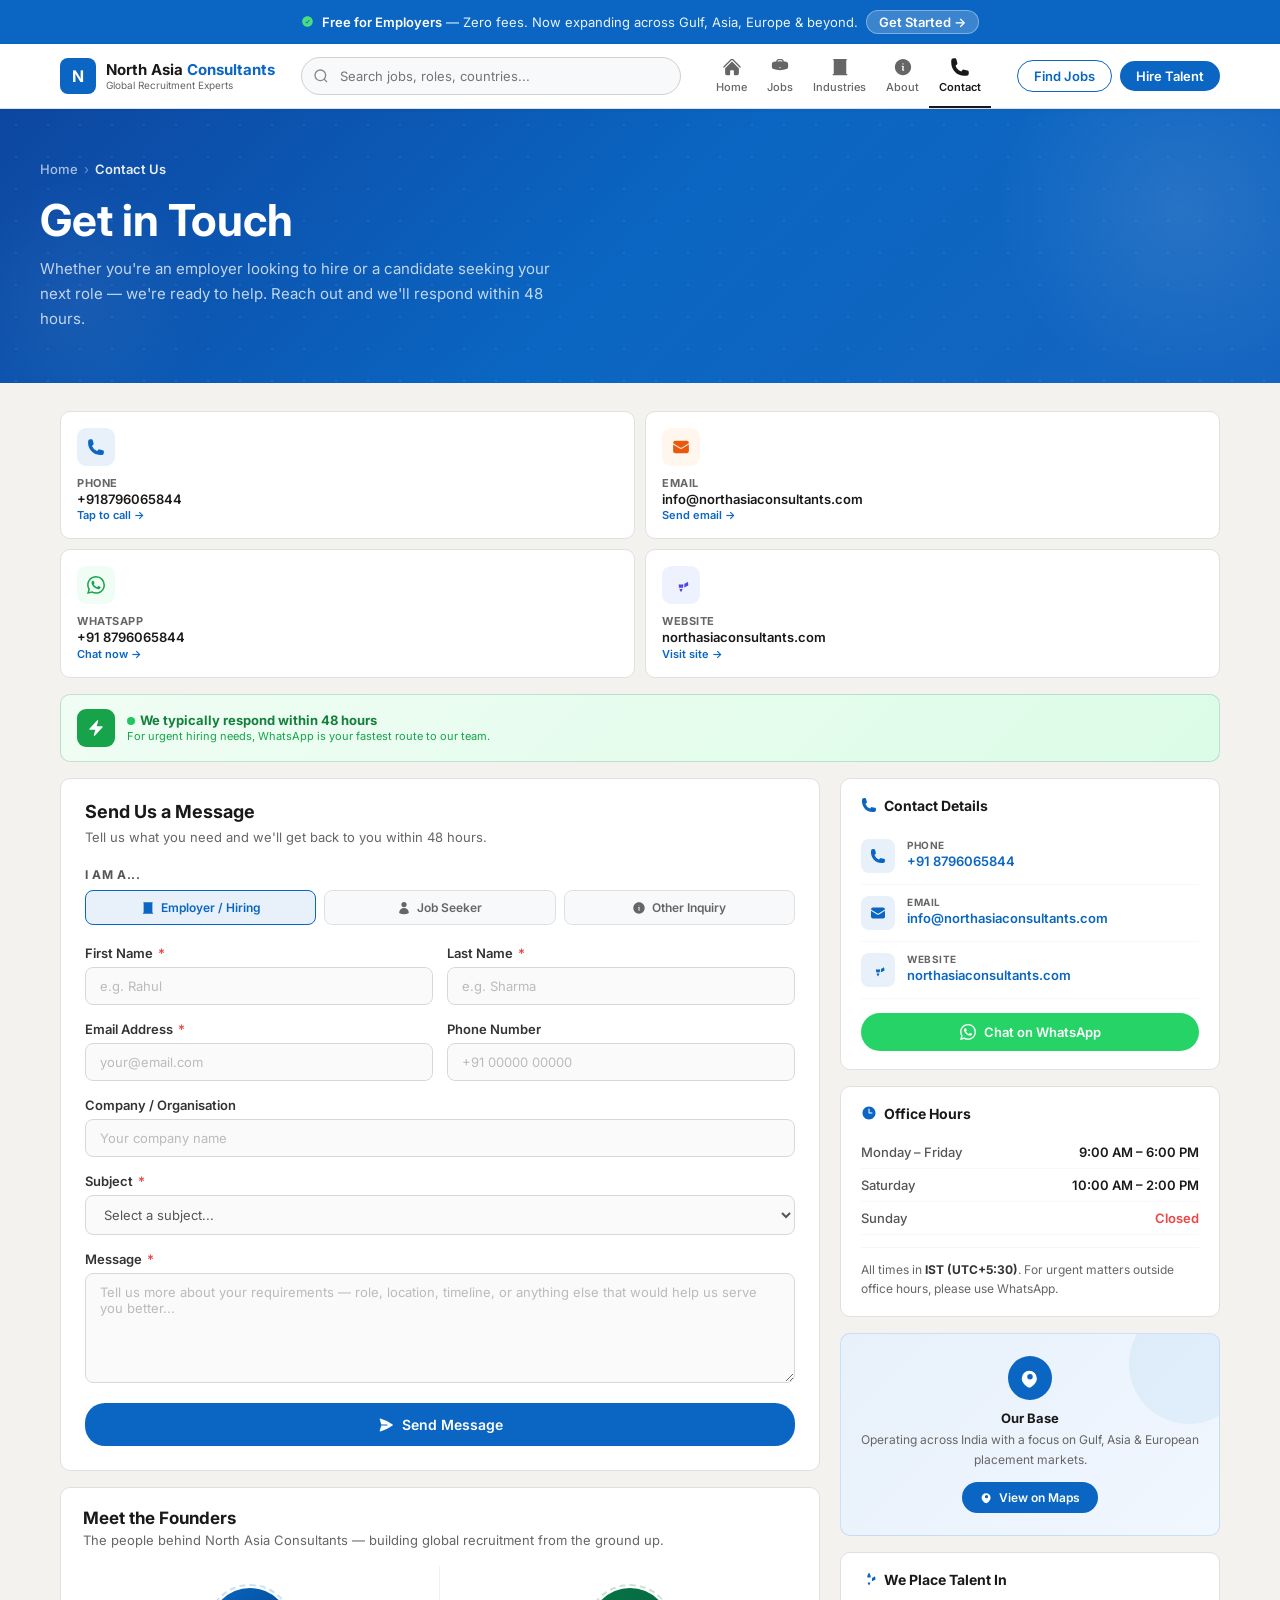
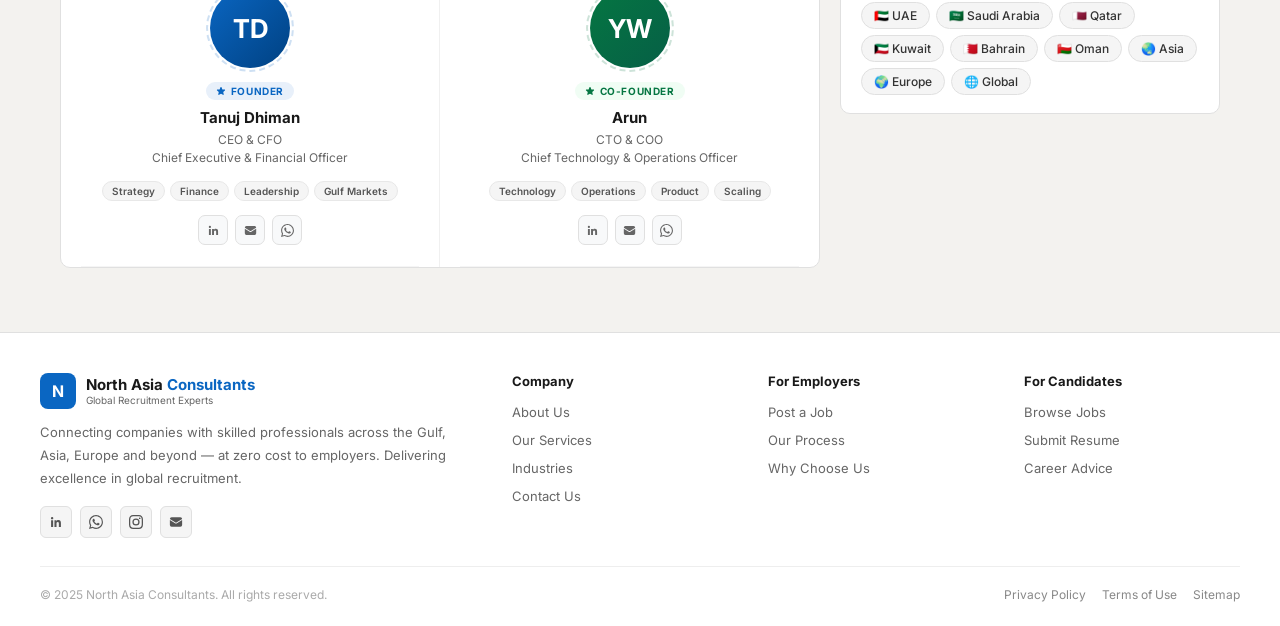
<file: contact.html>
<!DOCTYPE html>
<html lang="en">
<head>
  <meta charset="UTF-8">
  <meta name="viewport" content="width=device-width, initial-scale=1.0">
  <title>Contact Us | North Asia Consultants</title>
  <link rel="preconnect" href="https://fonts.googleapis.com">
  <link href="https://fonts.googleapis.com/css2?family=Inter:wght@400;500;600;700&display=swap" rel="stylesheet">
  <style>
    *, *::before, *::after { box-sizing: border-box; margin: 0; padding: 0; }
    html { scroll-behavior: smooth; font-size: 16px; }
    body { font-family: 'Inter', -apple-system, BlinkMacSystemFont, sans-serif; background: #f3f2ef; color: #191919; overflow-x: hidden; -webkit-font-smoothing: antialiased; }
    a { text-decoration: none; }
 
    :root {
      --blue: #0a66c2;
      --blue-dark: #004182;
      --blue-light: #e8f0fa;
      --green: #057642;
      --white: #ffffff;
      --bg: #f3f2ef;
      --border: #e0e0e0;
      --text: #191919;
      --muted: #666666;
      --radius: 10px;
    }
 
    /* ===== SCROLL PROGRESS ===== */
    #progress { position: fixed; top: 0; left: 0; height: 3px; background: linear-gradient(90deg, var(--blue), #38bdf8); width: 0%; z-index: 9999; transition: width .1s; }
 
    /* ===== ANIMATIONS ===== */
    @keyframes fadeUp { from { opacity: 0; transform: translateY(32px); } to { opacity: 1; transform: translateY(0); } }
    @keyframes float { 0%, 100% { transform: translateY(0); } 50% { transform: translateY(-6px); } }
    @keyframes pulse { 0%, 100% { transform: scale(1); } 50% { transform: scale(1.05); } }
    @keyframes slideUp { from { opacity: 0; transform: translateY(16px); } to { opacity: 1; transform: translateY(0); } }
    @keyframes shimmer { 0% { background-position: -200% 0; } 100% { background-position: 200% 0; } }
    @keyframes spin { to { transform: rotate(360deg); } }
 
    .reveal { opacity: 0; transform: translateY(28px); transition: opacity .6s cubic-bezier(.4,0,.2,1), transform .6s cubic-bezier(.4,0,.2,1); }
    .reveal.visible { opacity: 1; transform: translateY(0); }
    .reveal-delay-1 { transition-delay: .1s; }
    .reveal-delay-2 { transition-delay: .2s; }
    .reveal-delay-3 { transition-delay: .3s; }
    .reveal-delay-4 { transition-delay: .4s; }
 
    /* ===== TOPBAR ===== */
    .topbar { background: var(--blue); padding: 10px 16px; display: flex; align-items: center; justify-content: center; gap: 8px; flex-wrap: wrap; text-align: center; }
    .topbar p { font-size: 13px; color: rgba(255,255,255,0.92); line-height: 1.4; }
    .topbar strong { color: #fff; font-weight: 600; }
    .topbar a { color: #fff; font-weight: 600; font-size: 13px; background: rgba(255,255,255,0.2); padding: 3px 12px; border-radius: 100px; border: 1px solid rgba(255,255,255,0.35); transition: background .2s; white-space: nowrap; }
    .topbar a:hover { background: rgba(255,255,255,0.3); }
 
    /* ===== NAVBAR ===== */
    nav { background: var(--white); border-bottom: 1px solid var(--border); position: sticky; top: 0; z-index: 900; box-shadow: 0 1px 4px rgba(0,0,0,0.06); }
    .nav-inner { max-width: 1200px; margin: 0 auto; padding: 0 20px; height: 64px; display: flex; align-items: center; justify-content: space-between; gap: 12px; }
    .logo { display: flex; align-items: center; gap: 10px; flex-shrink: 0; }
    .logo-icon { width: 36px; height: 36px; background: var(--blue); border-radius: 8px; display: flex; align-items: center; justify-content: center; color: #fff; font-weight: 700; font-size: 16px; }
    .logo-text { line-height: 1.2; }
    .logo-name { font-size: 15px; font-weight: 700; color: var(--text); white-space: nowrap; }
    .logo-name span { color: var(--blue); }
    .logo-tagline { font-size: 10px; color: var(--muted); }
    .nav-search { flex: 1; max-width: 380px; position: relative; }
    .nav-search input { width: 100%; height: 38px; border: 1.5px solid #d0d0d0; border-radius: 20px; padding: 0 16px 0 38px; font-size: 13px; font-family: inherit; outline: none; background: #f8f9fa; color: var(--text); transition: border-color .2s, box-shadow .2s; }
    .nav-search input:focus { border-color: var(--blue); background: #fff; box-shadow: 0 0 0 3px rgba(10,102,194,0.1); }
    .nav-search .s-icon { position: absolute; left: 12px; top: 50%; transform: translateY(-50%); width: 16px; height: 16px; color: #888; }
    .nav-links { display: flex; align-items: center; }
    .nav-links a { display: flex; flex-direction: column; align-items: center; justify-content: center; padding: 0 10px; height: 64px; color: var(--muted); font-size: 11px; font-weight: 500; gap: 3px; border-bottom: 2px solid transparent; transition: all .2s; white-space: nowrap; }
    .nav-links a svg { width: 20px; height: 20px; }
    .nav-links a:hover { color: var(--text); border-bottom-color: var(--text); }
    .nav-links a.active { color: var(--text); border-bottom-color: var(--text); font-weight: 600; }
    .nav-cta { display: flex; gap: 8px; align-items: center; flex-shrink: 0; }
    .btn-outline-nav { padding: 7px 16px; border: 1.5px solid var(--blue); border-radius: 20px; color: var(--blue); font-size: 13px; font-weight: 600; transition: all .2s; white-space: nowrap; }
    .btn-outline-nav:hover { background: var(--blue-light); }
    .btn-solid-nav { padding: 7px 16px; background: var(--blue); border-radius: 20px; color: #fff; font-size: 13px; font-weight: 600; transition: all .2s; white-space: nowrap; }
    .btn-solid-nav:hover { background: var(--blue-dark); transform: translateY(-1px); }
    .hamburger { display: none; background: none; border: none; cursor: pointer; padding: 6px; color: var(--text); }
    #mobileMenu { display: none; background: #fff; border-top: 1px solid var(--border); padding: 12px 20px 20px; }
    #mobileMenu.open { display: block; animation: fadeUp .25s ease; }
    #mobileMenu a { display: flex; align-items: center; gap: 12px; padding: 12px 0; font-size: 15px; color: #333; border-bottom: 1px solid #f5f5f5; font-weight: 500; }
    #mobileMenu a:last-child { border: none; }
    #mobileMenu a svg { width: 18px; height: 18px; color: var(--blue); }
    .mob-cta-row { display: flex; gap: 10px; margin-top: 14px; }
    .mob-cta-row a { flex: 1; text-align: center; padding: 10px; border-radius: 20px; font-size: 14px; font-weight: 600; }
    .mob-cta-row .mc-outline { border: 1.5px solid var(--blue); color: var(--blue); }
    .mob-cta-row .mc-solid { background: var(--blue); color: #fff; }
 
    /* ===== PAGE HERO ===== */
    .page-hero { background: linear-gradient(135deg, #0d47a1 0%, #0a66c2 50%, #1565c0 100%); position: relative; overflow: hidden; padding: 52px 20px 52px; }
    .page-hero-dots { position: absolute; inset: 0; pointer-events: none; background-image: radial-gradient(circle, rgba(255,255,255,0.07) 1px, transparent 1px); background-size: 32px 32px; }
    .page-hero-glow { position: absolute; top: -100px; right: -100px; width: 400px; height: 400px; background: radial-gradient(circle, rgba(255,255,255,0.09) 0%, transparent 65%); border-radius: 50%; pointer-events: none; }
    .page-hero-glow2 { position: absolute; bottom: -60px; left: -60px; width: 280px; height: 280px; background: radial-gradient(circle, rgba(255,255,255,0.05) 0%, transparent 65%); border-radius: 50%; pointer-events: none; }
    .page-hero-inner { max-width: 1200px; margin: 0 auto; position: relative; z-index: 2; animation: fadeUp .6s ease both; }
    .breadcrumb { display: flex; align-items: center; gap: 6px; margin-bottom: 16px; }
    .breadcrumb a { font-size: 13px; color: rgba(255,255,255,0.65); font-weight: 500; }
    .breadcrumb a:hover { color: #fff; }
    .breadcrumb span { font-size: 13px; color: rgba(255,255,255,0.4); }
    .breadcrumb .current { font-size: 13px; color: rgba(255,255,255,0.9); font-weight: 600; }
    .page-hero h1 { font-size: clamp(26px, 4vw, 44px); font-weight: 700; color: #fff; margin-bottom: 10px; }
    .page-hero-sub { font-size: 15px; color: rgba(255,255,255,0.75); max-width: 520px; line-height: 1.65; }
 
    /* ===== PAGE WRAP ===== */
    .page-wrap { max-width: 1200px; margin: 0 auto; padding: 28px 20px; }
 
    /* ===== CONTACT GRID ===== */
    .contact-grid { display: grid; grid-template-columns: 1fr 380px; gap: 20px; align-items: start; }
 
    /* ===== CONTACT FORM CARD ===== */
    .form-card { background: #fff; border: 1px solid var(--border); border-radius: var(--radius); overflow: hidden; margin-bottom: 16px; }
    .form-card-header { padding: 22px 24px 0; }
    .form-card-header h2 { font-size: 18px; font-weight: 700; color: var(--text); margin-bottom: 5px; }
    .form-card-header p { font-size: 13px; color: var(--muted); line-height: 1.6; }
    .form-body { padding: 20px 24px 24px; }
 
    .form-row { display: grid; grid-template-columns: 1fr 1fr; gap: 14px; }
    .form-group { margin-bottom: 16px; }
    .form-group label { display: block; font-size: 13px; font-weight: 600; color: #333; margin-bottom: 6px; }
    .form-group label span { color: #ef4444; margin-left: 2px; }
    .form-group input,
    .form-group select,
    .form-group textarea {
      width: 100%; padding: 10px 14px; border: 1.5px solid #d8d8d8;
      border-radius: 8px; font-size: 13px; font-family: inherit;
      color: var(--text); background: #fafafa; outline: none;
      transition: border-color .2s, box-shadow .2s, background .2s;
    }
    .form-group input:focus,
    .form-group select:focus,
    .form-group textarea:focus { border-color: var(--blue); background: #fff; box-shadow: 0 0 0 3px rgba(10,102,194,0.08); }
    .form-group input::placeholder,
    .form-group textarea::placeholder { color: #bbb; }
    .form-group select { cursor: pointer; color: #555; }
    .form-group textarea { resize: vertical; min-height: 110px; }
 
    .form-type-tabs { display: flex; gap: 8px; margin-bottom: 20px; }
    .type-tab {
      flex: 1; padding: 9px 12px; border: 1.5px solid #e0e0e0;
      border-radius: 8px; font-size: 12px; font-weight: 600;
      color: #666; background: #f8f9fa; cursor: pointer;
      transition: all .2s; text-align: center; display: flex;
      align-items: center; justify-content: center; gap: 6px;
    }
    .type-tab svg { width: 14px; height: 14px; }
    .type-tab:hover { border-color: var(--blue); color: var(--blue); background: var(--blue-light); }
    .type-tab.active { border-color: var(--blue); color: var(--blue); background: var(--blue-light); }
 
    .form-submit {
      width: 100%; padding: 13px; background: var(--blue); color: #fff;
      border: none; border-radius: 20px; font-size: 14px; font-weight: 600;
      cursor: pointer; font-family: inherit; transition: all .2s;
      display: flex; align-items: center; justify-content: center; gap: 8px;
      margin-top: 6px;
    }
    .form-submit:hover { background: var(--blue-dark); transform: translateY(-1px); box-shadow: 0 4px 16px rgba(10,102,194,0.3); }
    .form-submit svg { width: 16px; height: 16px; }
    .form-submit.loading { pointer-events: none; opacity: 0.8; }
    .form-submit .spinner { width: 16px; height: 16px; border: 2px solid rgba(255,255,255,0.4); border-top-color: #fff; border-radius: 50%; animation: spin 0.7s linear infinite; }
 
    .form-success {
      display: none; text-align: center; padding: 36px 24px;
      animation: slideUp .4s ease;
    }
    .form-success.show { display: block; }
    .success-icon { width: 64px; height: 64px; background: #f0fdf4; border-radius: 50%; display: flex; align-items: center; justify-content: center; margin: 0 auto 16px; }
    .success-icon svg { width: 32px; height: 32px; color: var(--green); }
    .form-success h3 { font-size: 18px; font-weight: 700; color: var(--text); margin-bottom: 8px; }
    .form-success p { font-size: 13px; color: var(--muted); line-height: 1.65; max-width: 340px; margin: 0 auto 20px; }
    .form-success a { display: inline-flex; align-items: center; gap: 6px; background: var(--blue); color: #fff; padding: 10px 22px; border-radius: 20px; font-size: 13px; font-weight: 600; transition: background .2s; }
    .form-success a:hover { background: var(--blue-dark); }
 
    /* ===== QUICK CONTACT METHODS ===== */
    .quick-methods { display: grid; grid-template-columns: 1fr 1fr; gap: 10px; margin-bottom: 16px; }
    .qm-card {
      background: #fff; border: 1px solid var(--border); border-radius: var(--radius);
      padding: 16px; display: flex; flex-direction: column; align-items: flex-start;
      gap: 10px; transition: all .25s; cursor: pointer;
    }
    .qm-card:hover { border-color: rgba(10,102,194,0.3); box-shadow: 0 4px 16px rgba(0,0,0,0.08); transform: translateY(-2px); }
    .qm-icon { width: 38px; height: 38px; border-radius: 9px; display: flex; align-items: center; justify-content: center; flex-shrink: 0; }
    .qm-icon.blue { background: var(--blue-light); }
    .qm-icon.green { background: #f0fdf4; }
    .qm-icon.orange { background: #fff7ed; }
    .qm-icon.indigo { background: #eef2ff; }
    .qm-icon svg { width: 18px; height: 18px; }
    .qm-icon.blue svg { color: var(--blue); }
    .qm-icon.green svg { color: #16a34a; }
    .qm-icon.orange svg { color: #ea580c; }
    .qm-icon.indigo svg { color: #4f46e5; }
    .qm-label { font-size: 11px; font-weight: 700; color: var(--muted); text-transform: uppercase; letter-spacing: .05em; }
    .qm-value { font-size: 13px; font-weight: 600; color: var(--text); line-height: 1.4; }
    .qm-action { font-size: 11px; color: var(--blue); font-weight: 600; }
 
    /* ===== TEAM SECTION ===== */
    .team-section { background: #fff; border: 1px solid var(--border); border-radius: var(--radius); margin-bottom: 16px; overflow: hidden; }
    .team-header { padding: 20px 22px 0; }
    .team-header h2 { font-size: 17px; font-weight: 700; color: var(--text); margin-bottom: 4px; }
    .team-header p { font-size: 13px; color: var(--muted); }
    .team-grid { display: grid; grid-template-columns: 1fr 1fr; gap: 0; }
    .team-card {
      padding: 22px; display: flex; flex-direction: column; align-items: center; text-align: center;
      position: relative; transition: background .2s;
    }
    .team-card:first-child { border-right: 1px solid #f0f0f0; }
    .team-card::after { content: ''; position: absolute; bottom: 0; left: 20px; right: 20px; height: 1px; background: #f5f5f5; }
    .team-card:hover { background: #fafafa; }
 
    /* Avatar with initials */
    .team-avatar-wrap { position: relative; margin-bottom: 14px; }
    .team-avatar {
      width: 80px; height: 80px; border-radius: 50%;
      display: flex; align-items: center; justify-content: center;
      font-size: 26px; font-weight: 700; color: #fff;
      position: relative; animation: float 4s ease-in-out infinite;
    }
    .team-avatar.td { background: linear-gradient(135deg, #0a66c2, #004182); animation-delay: 0s; }
    .team-avatar.yw { background: linear-gradient(135deg, #057642, #065f46); animation-delay: 1s; }
    .team-avatar-ring {
      position: absolute; inset: -4px; border-radius: 50%;
      border: 2px dashed rgba(10,102,194,0.2);
      animation: spin 12s linear infinite;
    }
    .team-avatar-ring.green { border-color: rgba(5,118,66,0.2); }
 
    .team-role-badge {
      display: inline-flex; align-items: center; gap: 5px;
      background: var(--blue-light); color: var(--blue);
      font-size: 10px; font-weight: 700; text-transform: uppercase;
      letter-spacing: .06em; padding: 3px 10px; border-radius: 100px;
      margin-bottom: 8px;
    }
    .team-role-badge.green-badge { background: #f0fdf4; color: var(--green); }
    .team-role-badge svg { width: 10px; height: 10px; }
 
    .team-name { font-size: 15px; font-weight: 700; color: var(--text); margin-bottom: 4px; }
    .team-title { font-size: 12px; color: var(--muted); line-height: 1.5; margin-bottom: 14px; }
    .team-chips { display: flex; flex-wrap: wrap; justify-content: center; gap: 5px; margin-bottom: 14px; }
    .team-chip { background: #f5f5f5; color: #555; font-size: 10px; font-weight: 600; padding: 3px 9px; border-radius: 100px; border: 1px solid #e8e8e8; }
    .team-social { display: flex; gap: 7px; }
    .team-soc-btn {
      width: 30px; height: 30px; border-radius: 7px; border: 1.5px solid var(--border);
      background: #f8f9fa; display: flex; align-items: center; justify-content: center;
      color: #666; transition: all .2s;
    }
    .team-soc-btn:hover { background: var(--blue); border-color: var(--blue); color: #fff; }
    .team-soc-btn svg { width: 13px; height: 13px; }
 
    /* ===== SIDEBAR ===== */
    .sidebar-col { display: flex; flex-direction: column; gap: 0; }
    .sidebar-card { background: #fff; border: 1px solid var(--border); border-radius: var(--radius); overflow: hidden; margin-bottom: 16px; }
    .sc-pad { padding: 18px 20px; }
    .sc-title { font-size: 14px; font-weight: 700; color: var(--text); margin-bottom: 14px; display: flex; align-items: center; gap: 7px; }
    .sc-title svg { width: 16px; height: 16px; color: var(--blue); }
 
    /* Contact info rows */
    .ci-row { display: flex; align-items: flex-start; gap: 12px; padding: 11px 0; border-bottom: 1px solid #f8f8f8; }
    .ci-row:last-child { border: none; padding-bottom: 0; }
    .ci-ico { width: 34px; height: 34px; border-radius: 8px; background: var(--blue-light); display: flex; align-items: center; justify-content: center; flex-shrink: 0; }
    .ci-ico svg { width: 16px; height: 16px; color: var(--blue); }
    .ci-label { font-size: 10px; font-weight: 700; color: var(--muted); text-transform: uppercase; letter-spacing: .05em; margin-bottom: 2px; }
    .ci-val { font-size: 13px; font-weight: 600; color: var(--text); }
    .ci-val a { color: var(--blue); }
    .ci-val a:hover { text-decoration: underline; }
 
    .wa-btn { display: flex; align-items: center; justify-content: center; gap: 8px; background: #25d366; color: #fff; padding: 11px; border-radius: 20px; font-size: 13px; font-weight: 600; margin-top: 14px; transition: background .2s; }
    .wa-btn:hover { background: #1db954; }
    .wa-btn svg { width: 16px; height: 16px; }
 
    /* Office hours */
    .hours-row { display: flex; justify-content: space-between; align-items: center; padding: 8px 0; border-bottom: 1px solid #f8f8f8; font-size: 13px; }
    .hours-row:last-child { border: none; padding-bottom: 0; }
    .hours-day { color: #555; font-weight: 500; }
    .hours-time { color: var(--text); font-weight: 600; }
    .hours-closed { color: #ef4444; font-weight: 600; }
    .dot-online { width: 8px; height: 8px; background: #22c55e; border-radius: 50%; display: inline-block; margin-right: 5px; animation: pulse 2s infinite; }
 
    /* Response time banner */
    .response-banner {
      background: linear-gradient(135deg, #f0fdf4, #dcfce7);
      border: 1px solid rgba(5,118,66,0.2); border-radius: var(--radius);
      padding: 14px 16px; display: flex; align-items: center; gap: 12px;
      margin-bottom: 16px;
    }
    .rb-icon { width: 38px; height: 38px; background: #16a34a; border-radius: 9px; display: flex; align-items: center; justify-content: center; flex-shrink: 0; }
    .rb-icon svg { width: 18px; height: 18px; color: #fff; }
    .rb-t { font-size: 13px; font-weight: 700; color: #15803d; }
    .rb-s { font-size: 11px; color: #16a34a; margin-top: 1px; }
 
    /* Location map placeholder */
    .map-placeholder {
      background: linear-gradient(135deg, var(--blue-light), #f0f7ff);
      border: 1px solid rgba(10,102,194,0.15); border-radius: var(--radius);
      padding: 22px 20px; text-align: center; margin-bottom: 16px;
      position: relative; overflow: hidden;
    }
    .map-placeholder::before { content: ''; position: absolute; top: -30px; right: -30px; width: 120px; height: 120px; background: rgba(10,102,194,0.06); border-radius: 50%; }
    .map-icon { width: 44px; height: 44px; background: var(--blue); border-radius: 50%; display: flex; align-items: center; justify-content: center; margin: 0 auto 10px; animation: float 3s ease-in-out infinite; }
    .map-icon svg { width: 22px; height: 22px; color: #fff; }
    .map-title { font-size: 13px; font-weight: 700; color: var(--text); margin-bottom: 4px; }
    .map-addr { font-size: 12px; color: var(--muted); line-height: 1.65; margin-bottom: 12px; }
    .map-btn { display: inline-flex; align-items: center; gap: 6px; background: var(--blue); color: #fff; padding: 8px 18px; border-radius: 20px; font-size: 12px; font-weight: 600; transition: background .2s; }
    .map-btn:hover { background: var(--blue-dark); }
    .map-btn svg { width: 13px; height: 13px; }
 
    /* ===== FOOTER ===== */
    footer { background: #fff; border-top: 1px solid var(--border); margin-top: 20px; padding: 40px 20px 24px; }
    .footer-inner { max-width: 1200px; margin: 0 auto; }
    .footer-grid { display: grid; grid-template-columns: 2fr 1fr 1fr 1fr; gap: 40px; padding-bottom: 28px; border-bottom: 1px solid #eee; }
    .footer-brand p { font-size: 13px; color: var(--muted); line-height: 1.75; margin: 12px 0 16px; }
    .footer-social { display: flex; gap: 8px; }
    .fs-btn { width: 32px; height: 32px; border-radius: 6px; background: #f5f5f5; border: 1px solid var(--border); display: flex; align-items: center; justify-content: center; color: #555; transition: all .2s; }
    .fs-btn:hover { background: var(--blue); border-color: var(--blue); color: #fff; }
    .fs-btn svg { width: 14px; height: 14px; }
    .fc h4 { font-size: 13px; font-weight: 700; color: var(--text); margin-bottom: 12px; }
    .fc ul { list-style: none; display: flex; flex-direction: column; gap: 8px; }
    .fc ul li a { font-size: 13px; color: var(--muted); transition: color .2s; }
    .fc ul li a:hover { color: var(--blue); }
    .footer-bottom { display: flex; align-items: center; justify-content: space-between; flex-wrap: wrap; gap: 10px; padding-top: 20px; }
    .footer-bottom p { font-size: 12px; color: #aaa; }
    .footer-links { display: flex; gap: 16px; }
    .footer-links a { font-size: 12px; color: #888; transition: color .2s; }
    .footer-links a:hover { color: var(--blue); }
 
    /* ===== RESPONSIVE ===== */
    @media (max-width: 960px) {
      .contact-grid { grid-template-columns: 1fr; }
      .quick-methods { grid-template-columns: repeat(2, 1fr); }
      .footer-grid { grid-template-columns: 1fr 1fr; gap: 28px; }
    }
    @media (max-width: 680px) {
      .nav-search, .nav-links { display: none; }
      .hamburger { display: block; }
      .nav-cta { display: none; }
      .nav-inner { height: 56px; }
      .quick-methods { grid-template-columns: 1fr 1fr; }
      .form-row { grid-template-columns: 1fr; }
      .team-grid { grid-template-columns: 1fr; }
      .team-card:first-child { border-right: none; border-bottom: 1px solid #f0f0f0; }
      .footer-grid { grid-template-columns: 1fr; gap: 24px; }
      .footer-bottom { flex-direction: column; align-items: flex-start; }
      .page-wrap { padding: 16px 14px; }
    }
    @media (max-width: 420px) {
      .quick-methods { grid-template-columns: 1fr; }
    }
  </style>
</head>
<body>
  <div id="progress"></div>
 
  <!-- TOPBAR -->
  <div class="topbar">
    <p>
      <svg style="width:13px;height:13px;display:inline;vertical-align:-1px;margin-right:4px" viewBox="0 0 24 24" fill="#4ade80"><path fill-rule="evenodd" d="M2.25 12c0-5.385 4.365-9.75 9.75-9.75s9.75 4.365 9.75 9.75-4.365 9.75-9.75 9.75S2.25 17.385 2.25 12zm13.36-1.814a.75.75 0 10-1.22-.872l-3.236 4.53L9.53 12.22a.75.75 0 00-1.06 1.06l2.25 2.25a.75.75 0 001.14-.094l3.75-5.25z" clip-rule="evenodd"/></svg>
      <strong>Free for Employers</strong> — Zero fees. Now expanding across Gulf, Asia, Europe & beyond.
    </p>
    <a href="/contact.html">Get Started →</a>
  </div>
 
  <!-- NAVBAR -->
  <nav>
    <div class="nav-inner">
      <a href="/" class="logo">
        <div class="logo-icon">N</div>
        <div class="logo-text">
          <div class="logo-name">North Asia <span>Consultants</span></div>
          <div class="logo-tagline">Global Recruitment Experts</div>
        </div>
      </a>
      <div class="nav-search">
        <svg class="s-icon" viewBox="0 0 24 24" fill="none" stroke="currentColor" stroke-width="2"><circle cx="11" cy="11" r="8"/><path d="m21 21-4.35-4.35"/></svg>
        <input type="text" placeholder="Search jobs, roles, countries...">
      </div>
      <div class="nav-links">
        <a href="/">
          <svg viewBox="0 0 24 24" fill="currentColor"><path d="M11.47 3.84a.75.75 0 011.06 0l8.69 8.69a.75.75 0 101.06-1.06l-8.689-8.69a2.25 2.25 0 00-3.182 0l-8.69 8.69a.75.75 0 001.061 1.06l8.69-8.69z"/><path d="M12 5.432l8.159 8.159c.03.03.06.058.091.086v6.198c0 1.035-.84 1.875-1.875 1.875H15a.75.75 0 01-.75-.75v-4.5a.75.75 0 00-.75-.75h-3a.75.75 0 00-.75.75V21a.75.75 0 01-.75.75H5.625a1.875 1.875 0 01-1.875-1.875v-6.198a2.29 2.29 0 00.091-.086L12 5.43z"/></svg>
          Home
        </a>
        <a href="/jobs.html">
          <svg viewBox="0 0 24 24" fill="currentColor"><path fill-rule="evenodd" d="M7.5 5.25a3 3 0 013-3h3a3 3 0 013 3v.205c.933.085 1.857.197 2.774.334 1.454.218 2.476 1.483 2.476 2.917v3.033c0 1.211-.734 2.352-1.936 2.752A24.726 24.726 0 0112 15.75c-2.73 0-5.357-.442-7.814-1.259-1.202-.4-1.936-1.541-1.936-2.752V8.706c0-1.434 1.022-2.7 2.476-2.917A48.814 48.814 0 017.5 5.455V5.25zm7.5 0v.09a49.488 49.488 0 00-6 0v-.09a1.5 1.5 0 011.5-1.5h3a1.5 1.5 0 011.5 1.5zm-3 8.25a.75.75 0 100-1.5.75.75 0 000 1.5z" clip-rule="evenodd"/></svg>
          Jobs
        </a>
        <a href="/industries.html">
          <svg viewBox="0 0 24 24" fill="currentColor"><path fill-rule="evenodd" d="M4.5 2.25a.75.75 0 000 1.5v16.5h-.75a.75.75 0 000 1.5h16.5a.75.75 0 000-1.5h-.75V3.75a.75.75 0 000-1.5h-15z" clip-rule="evenodd"/></svg>
          Industries
        </a>
        <a href="/about.html">
          <svg viewBox="0 0 24 24" fill="currentColor"><path fill-rule="evenodd" d="M2.25 12c0-5.385 4.365-9.75 9.75-9.75s9.75 4.365 9.75 9.75-4.365 9.75-9.75 9.75S2.25 17.385 2.25 12zm8.706-1.442c1.146-.573 2.437.463 2.126 1.706l-.709 2.836.042-.02a.75.75 0 01.67 1.34l-.04.022c-1.147.573-2.438-.463-2.127-1.706l.71-2.836-.042.02a.75.75 0 11-.671-1.34l.041-.022zM12 9a.75.75 0 100-1.5A.75.75 0 0012 9z" clip-rule="evenodd"/></svg>
          About
        </a>
        <a href="/contact.html" class="active">
          <svg viewBox="0 0 24 24" fill="currentColor"><path fill-rule="evenodd" d="M1.5 4.5a3 3 0 013-3h1.372c.86 0 1.61.586 1.819 1.42l1.105 4.423a1.875 1.875 0 01-.694 1.955l-1.293.97c-.135.101-.164.249-.126.352a11.285 11.285 0 006.697 6.697c.103.038.25.009.352-.126l.97-1.293a1.875 1.875 0 011.955-.694l4.423 1.105c.834.209 1.42.959 1.42 1.82V19.5a3 3 0 01-3 3h-2.25C8.552 22.5 1.5 15.448 1.5 6.75V4.5z" clip-rule="evenodd"/></svg>
          Contact
        </a>
      </div>
      <div class="nav-cta">
        <a href="/candidates.html" class="btn-outline-nav">Find Jobs</a>
        <a href="/employers.html" class="btn-solid-nav">Hire Talent</a>
      </div>
      <button class="hamburger" onclick="toggleMenu()" aria-label="Menu">
        <svg width="24" height="24" viewBox="0 0 24 24" fill="none" stroke="currentColor" stroke-width="2"><line x1="3" y1="6" x2="21" y2="6"/><line x1="3" y1="12" x2="21" y2="12"/><line x1="3" y1="18" x2="21" y2="18"/></svg>
      </button>
    </div>
    <div id="mobileMenu">
      <a href="/"><svg viewBox="0 0 24 24" fill="currentColor"><path d="M11.47 3.84a.75.75 0 011.06 0l8.69 8.69a.75.75 0 101.06-1.06l-8.689-8.69a2.25 2.25 0 00-3.182 0l-8.69 8.69a.75.75 0 001.061 1.06l8.69-8.69z"/><path d="M12 5.432l8.159 8.159c.03.03.06.058.091.086v6.198c0 1.035-.84 1.875-1.875 1.875H15a.75.75 0 01-.75-.75v-4.5a.75.75 0 00-.75-.75h-3a.75.75 0 00-.75.75V21a.75.75 0 01-.75.75H5.625a1.875 1.875 0 01-1.875-1.875v-6.198a2.29 2.29 0 00.091-.086L12 5.43z"/></svg>Home</a>
      <a href="/jobs.html"><svg viewBox="0 0 24 24" fill="currentColor"><path fill-rule="evenodd" d="M7.5 5.25a3 3 0 013-3h3a3 3 0 013 3v.205c.933.085 1.857.197 2.774.334 1.454.218 2.476 1.483 2.476 2.917v3.033c0 1.211-.734 2.352-1.936 2.752A24.726 24.726 0 0112 15.75c-2.73 0-5.357-.442-7.814-1.259-1.202-.4-1.936-1.541-1.936-2.752V8.706c0-1.434 1.022-2.7 2.476-2.917A48.814 48.814 0 017.5 5.455V5.25zm7.5 0v.09a49.488 49.488 0 00-6 0v-.09a1.5 1.5 0 011.5-1.5h3a1.5 1.5 0 011.5 1.5zm-3 8.25a.75.75 0 100-1.5.75.75 0 000 1.5z" clip-rule="evenodd"/></svg>Browse Jobs</a>
      <a href="/industries.html"><svg viewBox="0 0 24 24" fill="currentColor"><path fill-rule="evenodd" d="M4.5 2.25a.75.75 0 000 1.5v16.5h-.75a.75.75 0 000 1.5h16.5a.75.75 0 000-1.5h-.75V3.75a.75.75 0 000-1.5h-15z" clip-rule="evenodd"/></svg>Industries</a>
      <a href="/about.html"><svg viewBox="0 0 24 24" fill="currentColor"><path fill-rule="evenodd" d="M2.25 12c0-5.385 4.365-9.75 9.75-9.75s9.75 4.365 9.75 9.75-4.365 9.75-9.75 9.75S2.25 17.385 2.25 12zm8.706-1.442c1.146-.573 2.437.463 2.126 1.706l-.709 2.836.042-.02a.75.75 0 01.67 1.34l-.04.022c-1.147.573-2.438-.463-2.127-1.706l.71-2.836-.042.02a.75.75 0 11-.671-1.34l.041-.022zM12 9a.75.75 0 100-1.5A.75.75 0 0012 9z" clip-rule="evenodd"/></svg>About Us</a>
      <a href="/contact.html"><svg viewBox="0 0 24 24" fill="currentColor"><path fill-rule="evenodd" d="M1.5 4.5a3 3 0 013-3h1.372c.86 0 1.61.586 1.819 1.42l1.105 4.423a1.875 1.875 0 01-.694 1.955l-1.293.97c-.135.101-.164.249-.126.352a11.285 11.285 0 006.697 6.697c.103.038.25.009.352-.126l.97-1.293a1.875 1.875 0 011.955-.694l4.423 1.105c.834.209 1.42.959 1.42 1.82V19.5a3 3 0 01-3 3h-2.25C8.552 22.5 1.5 15.448 1.5 6.75V4.5z" clip-rule="evenodd"/></svg>Contact</a>
      <div class="mob-cta-row">
        <a href="/candidates.html" class="mc-outline">Find Jobs</a>
        <a href="/employers.html" class="mc-solid">Hire Talent</a>
      </div>
    </div>
  </nav>
 
  <!-- PAGE HERO -->
  <div class="page-hero">
    <div class="page-hero-dots"></div>
    <div class="page-hero-glow"></div>
    <div class="page-hero-glow2"></div>
    <div class="page-hero-inner">
      <div class="breadcrumb">
        <a href="/">Home</a>
        <span>›</span>
        <span class="current">Contact Us</span>
      </div>
      <h1>Get in Touch</h1>
      <p class="page-hero-sub">Whether you're an employer looking to hire or a candidate seeking your next role — we're ready to help. Reach out and we'll respond within 48 hours.</p>
    </div>
  </div>
 
  <!-- PAGE BODY -->
  <div class="page-wrap">
 
    <!-- QUICK CONTACT METHODS -->
    <div class="quick-methods reveal">
      <a href="tel:+918796065844" class="qm-card">
        <div class="qm-icon blue">
          <svg viewBox="0 0 24 24" fill="currentColor"><path fill-rule="evenodd" d="M1.5 4.5a3 3 0 013-3h1.372c.86 0 1.61.586 1.819 1.42l1.105 4.423a1.875 1.875 0 01-.694 1.955l-1.293.97c-.135.101-.164.249-.126.352a11.285 11.285 0 006.697 6.697c.103.038.25.009.352-.126l.97-1.293a1.875 1.875 0 011.955-.694l4.423 1.105c.834.209 1.42.959 1.42 1.82V19.5a3 3 0 01-3 3h-2.25C8.552 22.5 1.5 15.448 1.5 6.75V4.5z" clip-rule="evenodd"/></svg>
        </div>
        <div>
          <div class="qm-label">Phone</div>
          <div class="qm-value">+918796065844</div>
          <div class="qm-action">Tap to call →</div>
        </div>
      </a>
      <a href="mailto:info@northasiaconsultants.com" class="qm-card">
        <div class="qm-icon orange">
          <svg viewBox="0 0 24 24" fill="currentColor"><path d="M1.5 8.67v8.58a3 3 0 003 3h15a3 3 0 003-3V8.67l-8.928 5.493a3 3 0 01-3.144 0L1.5 8.67z"/><path d="M22.5 6.908V6.75a3 3 0 00-3-3h-15a3 3 0 00-3 3v.158l9.714 5.978a1.5 1.5 0 001.572 0L22.5 6.908z"/></svg>
        </div>
        <div>
          <div class="qm-label">Email</div>
          <div class="qm-value" style="word-break:break-all;">info@northasiaconsultants.com</div>
          <div class="qm-action">Send email →</div>
        </div>
      </a>
      <a href="https://wa.me/918796065844" target="_blank" class="qm-card">
        <div class="qm-icon green">
          <svg viewBox="0 0 24 24" fill="currentColor"><path d="M17.472 14.382c-.297-.149-1.758-.867-2.03-.967-.273-.099-.471-.148-.67.15-.197.297-.767.966-.94 1.164-.173.199-.347.223-.644.075-.297-.15-1.255-.463-2.39-1.475-.883-.788-1.48-1.761-1.653-2.059-.173-.297-.018-.458.13-.606.134-.133.298-.347.446-.52.149-.174.198-.298.298-.497.099-.198.05-.371-.025-.52-.075-.149-.669-1.612-.916-2.207-.242-.579-.487-.5-.669-.51-.173-.008-.371-.01-.57-.01-.198 0-.52.074-.792.372-.272.297-1.04 1.016-1.04 2.479 0 1.462 1.065 2.875 1.213 3.074.149.198 2.096 3.2 5.077 4.487.709.306 1.262.489 1.694.625.712.227 1.36.195 1.871.118.571-.085 1.758-.719 2.006-1.413.248-.694.248-1.289.173-1.413-.074-.124-.272-.198-.57-.347m-5.421 7.403h-.004a9.87 9.87 0 01-5.031-1.378l-.361-.214-3.741.982.998-3.648-.235-.374a9.86 9.86 0 01-1.51-5.26c.001-5.45 4.436-9.884 9.888-9.884 2.64 0 5.122 1.03 6.988 2.898a9.825 9.825 0 012.893 6.994c-.003 5.45-4.437 9.884-9.885 9.884m8.413-18.297A11.815 11.815 0 0012.05 0C5.495 0 .16 5.335.157 11.892c0 2.096.547 4.142 1.588 5.945L.057 24l6.305-1.654a11.882 11.882 0 005.683 1.448h.005c6.554 0 11.89-5.335 11.893-11.893a11.821 11.821 0 00-3.48-8.413z"/></svg>
        </div>
        <div>
          <div class="qm-label">WhatsApp</div>
          <div class="qm-value">+91 8796065844</div>
          <div class="qm-action">Chat now →</div>
        </div>
      </a>
      <a href="https://www.northasiaconsultants.com" target="_blank" class="qm-card">
        <div class="qm-icon indigo">
          <svg viewBox="0 0 24 24" fill="currentColor"><path d="M21.721 12.752a9.711 9.711 0 00-.945-5.003 12.754 12.754 0 01-4.339 2.708 18.991 18.991 0 01-.214 4.772 17.165 17.165 0 005.498-2.477zM14.634 15.55a17.324 17.324 0 00.332-4.647c-.952.227-1.945.347-2.966.347-1.021 0-2.014-.12-2.966-.347a17.515 17.515 0 00.332 4.647 17.385 17.385 0 005.268 0zM9.772 17.119a18.963 18.963 0 004.456 0A17.182 17.182 0 0112 21.724a17.18 17.18 0 01-2.228-4.605z"/></svg>
        </div>
        <div>
          <div class="qm-label">Website</div>
          <div class="qm-value">northasiaconsultants.com</div>
          <div class="qm-action">Visit site →</div>
        </div>
      </a>
    </div>
 
    <!-- RESPONSE BANNER -->
    <div class="response-banner reveal reveal-delay-1">
      <div class="rb-icon">
        <svg viewBox="0 0 24 24" fill="currentColor"><path fill-rule="evenodd" d="M14.615 1.595a.75.75 0 01.359.852L12.982 9.75h7.268a.75.75 0 01.548 1.262l-10.5 11.25a.75.75 0 01-1.272-.71l1.992-7.302H3.75a.75.75 0 01-.548-1.262l10.5-11.25a.75.75 0 01.913-.143z" clip-rule="evenodd"/></svg>
      </div>
      <div>
        <div class="rb-t"><span class="dot-online"></span>We typically respond within 48 hours</div>
        <div class="rb-s">For urgent hiring needs, WhatsApp is your fastest route to our team.</div>
      </div>
    </div>
 
    <!-- MAIN CONTACT GRID -->
    <div class="contact-grid">
 
      <!-- LEFT: Form + Team -->
      <div>
 
        <!-- CONTACT FORM -->
        <div class="form-card reveal">
          <div class="form-card-header">
            <h2>Send Us a Message</h2>
            <p>Tell us what you need and we'll get back to you within 48 hours.</p>
          </div>
          <div class="form-body" id="formBody">
            <!-- I am tabs -->
            <div style="margin-bottom:18px;">
              <div style="font-size:12px;font-weight:700;color:#555;text-transform:uppercase;letter-spacing:.05em;margin-bottom:8px;">I am a...</div>
              <div class="form-type-tabs">
                <div class="type-tab active" onclick="setTab(this,'employer')" id="tabEmployer">
                  <svg viewBox="0 0 24 24" fill="currentColor"><path fill-rule="evenodd" d="M4.5 2.25a.75.75 0 000 1.5v16.5h-.75a.75.75 0 000 1.5h16.5a.75.75 0 000-1.5h-.75V3.75a.75.75 0 000-1.5h-15z" clip-rule="evenodd"/></svg>
                  Employer / Hiring
                </div>
                <div class="type-tab" onclick="setTab(this,'candidate')" id="tabCandidate">
                  <svg viewBox="0 0 24 24" fill="currentColor"><path fill-rule="evenodd" d="M7.5 6a4.5 4.5 0 119 0 4.5 4.5 0 01-9 0zM3.751 20.105a8.25 8.25 0 0116.498 0 .75.75 0 01-.437.695A18.683 18.683 0 0112 22.5c-2.786 0-5.433-.608-7.812-1.7a.75.75 0 01-.437-.695z" clip-rule="evenodd"/></svg>
                  Job Seeker
                </div>
                <div class="type-tab" onclick="setTab(this,'other')" id="tabOther">
                  <svg viewBox="0 0 24 24" fill="currentColor"><path fill-rule="evenodd" d="M2.25 12c0-5.385 4.365-9.75 9.75-9.75s9.75 4.365 9.75 9.75-4.365 9.75-9.75 9.75S2.25 17.385 2.25 12zm8.706-1.442c1.146-.573 2.437.463 2.126 1.706l-.709 2.836.042-.02a.75.75 0 01.67 1.34l-.04.022c-1.147.573-2.438-.463-2.127-1.706l.71-2.836-.042.02a.75.75 0 11-.671-1.34l.041-.022zM12 9a.75.75 0 100-1.5A.75.75 0 0012 9z" clip-rule="evenodd"/></svg>
                  Other Inquiry
                </div>
              </div>
            </div>
 
            <div class="form-row">
              <div class="form-group">
                <label>First Name <span>*</span></label>
                <input type="text" id="firstName" placeholder="e.g. Rahul">
              </div>
              <div class="form-group">
                <label>Last Name <span>*</span></label>
                <input type="text" id="lastName" placeholder="e.g. Sharma">
              </div>
            </div>
            <div class="form-row">
              <div class="form-group">
                <label>Email Address <span>*</span></label>
                <input type="email" id="email" placeholder="your@email.com">
              </div>
              <div class="form-group">
                <label>Phone Number</label>
                <input type="tel" id="phone" placeholder="+91 00000 00000">
              </div>
            </div>
            <div class="form-group" id="companyGroup">
              <label>Company / Organisation</label>
              <input type="text" id="company" placeholder="Your company name">
            </div>
            <div class="form-group">
              <label>Subject <span>*</span></label>
              <select id="subject">
                <option value="">Select a subject...</option>
                <option>Hiring / Staffing Enquiry</option>
                <option>Submit My CV / Job Seeking</option>
                <option>Industry Partnership</option>
                <option>General Enquiry</option>
                <option>Media / Press</option>
                <option>Other</option>
              </select>
            </div>
            <div class="form-group">
              <label>Message <span>*</span></label>
              <textarea id="message" placeholder="Tell us more about your requirements — role, location, timeline, or anything else that would help us serve you better..."></textarea>
            </div>
            <button class="form-submit" id="submitBtn" onclick="handleSubmit()">
              <svg viewBox="0 0 24 24" fill="currentColor"><path d="M3.478 2.405a.75.75 0 00-.926.94l2.432 7.905H13.5a.75.75 0 010 1.5H4.984l-2.432 7.905a.75.75 0 00.926.94 60.519 60.519 0 0018.445-8.986.75.75 0 000-1.218A60.517 60.517 0 003.478 2.405z"/></svg>
              Send Message
            </button>
          </div>
          <div class="form-success" id="formSuccess">
            <div class="success-icon">
              <svg viewBox="0 0 24 24" fill="currentColor"><path fill-rule="evenodd" d="M2.25 12c0-5.385 4.365-9.75 9.75-9.75s9.75 4.365 9.75 9.75-4.365 9.75-9.75 9.75S2.25 17.385 2.25 12zm13.36-1.814a.75.75 0 10-1.22-.872l-3.236 4.53L9.53 12.22a.75.75 0 00-1.06 1.06l2.25 2.25a.75.75 0 001.14-.094l3.75-5.25z" clip-rule="evenodd"/></svg>
            </div>
            <h3>Message Sent!</h3>
            <p>Thank you for reaching out to North Asia Consultants. Our team will review your message and respond within 48 hours.</p>
            <a href="/">← Back to Home</a>
          </div>
        </div>
 
        <!-- MEET THE TEAM -->
        <div class="team-section reveal">
          <div class="team-header" style="padding:20px 22px 18px;">
            <h2>Meet the Founders</h2>
            <p>The people behind North Asia Consultants — building global recruitment from the ground up.</p>
          </div>
          <div class="team-grid">
 
            <!-- Tanuj Dhiman -->
            <div class="team-card">
              <div class="team-avatar-wrap">
                <div class="team-avatar td">TD</div>
                <div class="team-avatar-ring"></div>
              </div>
              <div class="team-role-badge">
                <svg viewBox="0 0 24 24" fill="currentColor"><path fill-rule="evenodd" d="M10.788 3.21c.448-1.077 1.976-1.077 2.424 0l2.082 5.007 5.404.433c1.164.093 1.636 1.545.749 2.305l-4.117 3.527 1.257 5.273c.271 1.136-.964 2.033-1.96 1.425L12 18.354 7.373 21.18c-.996.608-2.231-.29-1.96-1.425l1.257-5.273-4.117-3.527c-.887-.76-.415-2.212.749-2.305l5.404-.433 2.082-5.006z" clip-rule="evenodd"/></svg>
                Founder
              </div>
              <div class="team-name">Tanuj Dhiman</div>
              <div class="team-title">CEO & CFO<br>Chief Executive & Financial Officer</div>
              <div class="team-chips">
                <span class="team-chip">Strategy</span>
                <span class="team-chip">Finance</span>
                <span class="team-chip">Leadership</span>
                <span class="team-chip">Gulf Markets</span>
              </div>
              <div class="team-social">
                <a href="#" class="team-soc-btn" title="LinkedIn">
                  <svg viewBox="0 0 24 24" fill="currentColor"><path d="M20.447 20.452h-3.554v-5.569c0-1.328-.027-3.037-1.852-3.037-1.853 0-2.136 1.445-2.136 2.939v5.667H9.351V9h3.414v1.561h.046c.477-.9 1.637-1.85 3.37-1.85 3.601 0 4.267 2.37 4.267 5.455v6.286zM5.337 7.433a2.062 2.062 0 01-2.063-2.065 2.064 2.064 0 112.063 2.065zm1.782 13.019H3.555V9h3.564v11.452z"/></svg>
                </a>
                <a href="mailto:info@northasiaconsultants.com" class="team-soc-btn" title="Email">
                  <svg viewBox="0 0 24 24" fill="currentColor"><path d="M1.5 8.67v8.58a3 3 0 003 3h15a3 3 0 003-3V8.67l-8.928 5.493a3 3 0 01-3.144 0L1.5 8.67z"/><path d="M22.5 6.908V6.75a3 3 0 00-3-3h-15a3 3 0 00-3 3v.158l9.714 5.978a1.5 1.5 0 001.572 0L22.5 6.908z"/></svg>
                </a>
                <a href="https://wa.me/918796065844" target="_blank" class="team-soc-btn" title="WhatsApp">
                  <svg viewBox="0 0 24 24" fill="currentColor"><path d="M17.472 14.382c-.297-.149-1.758-.867-2.03-.967-.273-.099-.471-.148-.67.15-.197.297-.767.966-.94 1.164-.173.199-.347.223-.644.075-.297-.15-1.255-.463-2.39-1.475-.883-.788-1.48-1.761-1.653-2.059-.173-.297-.018-.458.13-.606.134-.133.298-.347.446-.52.149-.174.198-.298.298-.497.099-.198.05-.371-.025-.52-.075-.149-.669-1.612-.916-2.207-.242-.579-.487-.5-.669-.51-.173-.008-.371-.01-.57-.01-.198 0-.52.074-.792.372-.272.297-1.04 1.016-1.04 2.479 0 1.462 1.065 2.875 1.213 3.074.149.198 2.096 3.2 5.077 4.487.709.306 1.262.489 1.694.625.712.227 1.36.195 1.871.118.571-.085 1.758-.719 2.006-1.413.248-.694.248-1.289.173-1.413-.074-.124-.272-.198-.57-.347m-5.421 7.403h-.004a9.87 9.87 0 01-5.031-1.378l-.361-.214-3.741.982.998-3.648-.235-.374a9.86 9.86 0 01-1.51-5.26c.001-5.45 4.436-9.884 9.888-9.884 2.64 0 5.122 1.03 6.988 2.898a9.825 9.825 0 012.893 6.994c-.003 5.45-4.437 9.884-9.885 9.884m8.413-18.297A11.815 11.815 0 0012.05 0C5.495 0 .16 5.335.157 11.892c0 2.096.547 4.142 1.588 5.945L.057 24l6.305-1.654a11.882 11.882 0 005.683 1.448h.005c6.554 0 11.89-5.335 11.893-11.893a11.821 11.821 0 00-3.48-8.413z"/></svg>
                </a>
              </div>
            </div>
 
            <!-- Arun -->
            <div class="team-card">
              <div class="team-avatar-wrap">
                <div class="team-avatar yw">YW</div>
                <div class="team-avatar-ring green"></div>
              </div>
              <div class="team-role-badge green-badge">
                <svg viewBox="0 0 24 24" fill="currentColor"><path fill-rule="evenodd" d="M10.788 3.21c.448-1.077 1.976-1.077 2.424 0l2.082 5.007 5.404.433c1.164.093 1.636 1.545.749 2.305l-4.117 3.527 1.257 5.273c.271 1.136-.964 2.033-1.96 1.425L12 18.354 7.373 21.18c-.996.608-2.231-.29-1.96-1.425l1.257-5.273-4.117-3.527c-.887-.76-.415-2.212.749-2.305l5.404-.433 2.082-5.006z" clip-rule="evenodd"/></svg>
                Co-Founder
              </div>
              <div class="team-name">Arun</div>
              <div class="team-title">CTO & COO<br>Chief Technology & Operations Officer</div>
              <div class="team-chips">
                <span class="team-chip">Technology</span>
                <span class="team-chip">Operations</span>
                <span class="team-chip">Product</span>
                <span class="team-chip">Scaling</span>
              </div>
              <div class="team-social">
                <a href="#" class="team-soc-btn" title="LinkedIn">
                  <svg viewBox="0 0 24 24" fill="currentColor"><path d="M20.447 20.452h-3.554v-5.569c0-1.328-.027-3.037-1.852-3.037-1.853 0-2.136 1.445-2.136 2.939v5.667H9.351V9h3.414v1.561h.046c.477-.9 1.637-1.85 3.37-1.85 3.601 0 4.267 2.37 4.267 5.455v6.286zM5.337 7.433a2.062 2.062 0 01-2.063-2.065 2.064 2.064 0 112.063 2.065zm1.782 13.019H3.555V9h3.564v11.452z"/></svg>
                </a>
                <a href="mailto:info@northasiaconsultants.com" class="team-soc-btn" title="Email">
                  <svg viewBox="0 0 24 24" fill="currentColor"><path d="M1.5 8.67v8.58a3 3 0 003 3h15a3 3 0 003-3V8.67l-8.928 5.493a3 3 0 01-3.144 0L1.5 8.67z"/><path d="M22.5 6.908V6.75a3 3 0 00-3-3h-15a3 3 0 00-3 3v.158l9.714 5.978a1.5 1.5 0 001.572 0L22.5 6.908z"/></svg>
                </a>
                <a href="https://wa.me/918796065844" target="_blank" class="team-soc-btn" title="WhatsApp">
                  <svg viewBox="0 0 24 24" fill="currentColor"><path d="M17.472 14.382c-.297-.149-1.758-.867-2.03-.967-.273-.099-.471-.148-.67.15-.197.297-.767.966-.94 1.164-.173.199-.347.223-.644.075-.297-.15-1.255-.463-2.39-1.475-.883-.788-1.48-1.761-1.653-2.059-.173-.297-.018-.458.13-.606.134-.133.298-.347.446-.52.149-.174.198-.298.298-.497.099-.198.05-.371-.025-.52-.075-.149-.669-1.612-.916-2.207-.242-.579-.487-.5-.669-.51-.173-.008-.371-.01-.57-.01-.198 0-.52.074-.792.372-.272.297-1.04 1.016-1.04 2.479 0 1.462 1.065 2.875 1.213 3.074.149.198 2.096 3.2 5.077 4.487.709.306 1.262.489 1.694.625.712.227 1.36.195 1.871.118.571-.085 1.758-.719 2.006-1.413.248-.694.248-1.289.173-1.413-.074-.124-.272-.198-.57-.347m-5.421 7.403h-.004a9.87 9.87 0 01-5.031-1.378l-.361-.214-3.741.982.998-3.648-.235-.374a9.86 9.86 0 01-1.51-5.26c.001-5.45 4.436-9.884 9.888-9.884 2.64 0 5.122 1.03 6.988 2.898a9.825 9.825 0 012.893 6.994c-.003 5.45-4.437 9.884-9.885 9.884m8.413-18.297A11.815 11.815 0 0012.05 0C5.495 0 .16 5.335.157 11.892c0 2.096.547 4.142 1.588 5.945L.057 24l6.305-1.654a11.882 11.882 0 005.683 1.448h.005c6.554 0 11.89-5.335 11.893-11.893a11.821 11.821 0 00-3.48-8.413z"/></svg>
                </a>
              </div>
            </div>
 
          </div>
        </div>
 
      </div><!-- /left col -->
 
      <!-- SIDEBAR -->
      <div class="sidebar-col">
 
        <!-- Contact details -->
        <div class="sidebar-card reveal">
          <div class="sc-pad">
            <div class="sc-title">
              <svg viewBox="0 0 24 24" fill="currentColor"><path fill-rule="evenodd" d="M1.5 4.5a3 3 0 013-3h1.372c.86 0 1.61.586 1.819 1.42l1.105 4.423a1.875 1.875 0 01-.694 1.955l-1.293.97c-.135.101-.164.249-.126.352a11.285 11.285 0 006.697 6.697c.103.038.25.009.352-.126l.97-1.293a1.875 1.875 0 011.955-.694l4.423 1.105c.834.209 1.42.959 1.42 1.82V19.5a3 3 0 01-3 3h-2.25C8.552 22.5 1.5 15.448 1.5 6.75V4.5z" clip-rule="evenodd"/></svg>
              Contact Details
            </div>
            <div class="ci-row">
              <div class="ci-ico"><svg viewBox="0 0 24 24" fill="currentColor"><path fill-rule="evenodd" d="M1.5 4.5a3 3 0 013-3h1.372c.86 0 1.61.586 1.819 1.42l1.105 4.423a1.875 1.875 0 01-.694 1.955l-1.293.97c-.135.101-.164.249-.126.352a11.285 11.285 0 006.697 6.697c.103.038.25.009.352-.126l.97-1.293a1.875 1.875 0 011.955-.694l4.423 1.105c.834.209 1.42.959 1.42 1.82V19.5a3 3 0 01-3 3h-2.25C8.552 22.5 1.5 15.448 1.5 6.75V4.5z" clip-rule="evenodd"/></svg></div>
              <div>
                <div class="ci-label">Phone</div>
                <div class="ci-val"><a href="tel:8796065844">+91 8796065844</a></div>
              </div>
            </div>
            <div class="ci-row">
              <div class="ci-ico"><svg viewBox="0 0 24 24" fill="currentColor"><path d="M1.5 8.67v8.58a3 3 0 003 3h15a3 3 0 003-3V8.67l-8.928 5.493a3 3 0 01-3.144 0L1.5 8.67z"/><path d="M22.5 6.908V6.75a3 3 0 00-3-3h-15a3 3 0 00-3 3v.158l9.714 5.978a1.5 1.5 0 001.572 0L22.5 6.908z"/></svg></div>
              <div>
                <div class="ci-label">Email</div>
                <div class="ci-val"><a href="mailto:info@northasiaconsultants.com">info@northasiaconsultants.com</a></div>
              </div>
            </div>
            <div class="ci-row">
              <div class="ci-ico"><svg viewBox="0 0 24 24" fill="currentColor"><path d="M21.721 12.752a9.711 9.711 0 00-.945-5.003 12.754 12.754 0 01-4.339 2.708 18.991 18.991 0 01-.214 4.772 17.165 17.165 0 005.498-2.477zM14.634 15.55a17.324 17.324 0 00.332-4.647c-.952.227-1.945.347-2.966.347-1.021 0-2.014-.12-2.966-.347a17.515 17.515 0 00.332 4.647 17.385 17.385 0 005.268 0zM9.772 17.119a18.963 18.963 0 004.456 0A17.182 17.182 0 0112 21.724a17.18 17.18 0 01-2.228-4.605z"/></svg></div>
              <div>
                <div class="ci-label">Website</div>
                <div class="ci-val"><a href="https://www.northasiaconsultants.com" target="_blank">northasiaconsultants.com</a></div>
              </div>
            </div>
            <a href="https://wa.me/918796065844" target="_blank" class="wa-btn">
              <svg viewBox="0 0 24 24" fill="currentColor"><path d="M17.472 14.382c-.297-.149-1.758-.867-2.03-.967-.273-.099-.471-.148-.67.15-.197.297-.767.966-.94 1.164-.173.199-.347.223-.644.075-.297-.15-1.255-.463-2.39-1.475-.883-.788-1.48-1.761-1.653-2.059-.173-.297-.018-.458.13-.606.134-.133.298-.347.446-.52.149-.174.198-.298.298-.497.099-.198.05-.371-.025-.52-.075-.149-.669-1.612-.916-2.207-.242-.579-.487-.5-.669-.51-.173-.008-.371-.01-.57-.01-.198 0-.52.074-.792.372-.272.297-1.04 1.016-1.04 2.479 0 1.462 1.065 2.875 1.213 3.074.149.198 2.096 3.2 5.077 4.487.709.306 1.262.489 1.694.625.712.227 1.36.195 1.871.118.571-.085 1.758-.719 2.006-1.413.248-.694.248-1.289.173-1.413-.074-.124-.272-.198-.57-.347m-5.421 7.403h-.004a9.87 9.87 0 01-5.031-1.378l-.361-.214-3.741.982.998-3.648-.235-.374a9.86 9.86 0 01-1.51-5.26c.001-5.45 4.436-9.884 9.888-9.884 2.64 0 5.122 1.03 6.988 2.898a9.825 9.825 0 012.893 6.994c-.003 5.45-4.437 9.884-9.885 9.884m8.413-18.297A11.815 11.815 0 0012.05 0C5.495 0 .16 5.335.157 11.892c0 2.096.547 4.142 1.588 5.945L.057 24l6.305-1.654a11.882 11.882 0 005.683 1.448h.005c6.554 0 11.89-5.335 11.893-11.893a11.821 11.821 0 00-3.48-8.413z"/></svg>
              Chat on WhatsApp
            </a>
          </div>
        </div>
 
        <!-- Office hours -->
        <div class="sidebar-card reveal reveal-delay-1">
          <div class="sc-pad">
            <div class="sc-title">
              <svg viewBox="0 0 24 24" fill="currentColor"><path fill-rule="evenodd" d="M12 2.25c-5.385 0-9.75 4.365-9.75 9.75s4.365 9.75 9.75 9.75 9.75-4.365 9.75-9.75S17.385 2.25 12 2.25zM12.75 6a.75.75 0 00-1.5 0v6c0 .414.336.75.75.75h4.5a.75.75 0 000-1.5h-3.75V6z" clip-rule="evenodd"/></svg>
              Office Hours
            </div>
            <div class="hours-row"><span class="hours-day">Monday – Friday</span><span class="hours-time">9:00 AM – 6:00 PM</span></div>
            <div class="hours-row"><span class="hours-day">Saturday</span><span class="hours-time">10:00 AM – 2:00 PM</span></div>
            <div class="hours-row"><span class="hours-day">Sunday</span><span class="hours-closed">Closed</span></div>
            <div style="margin-top:12px;padding-top:12px;border-top:1px solid #f5f5f5;font-size:12px;color:var(--muted);line-height:1.6;">
              All times in <strong style="color:#333">IST (UTC+5:30)</strong>. For urgent matters outside office hours, please use WhatsApp.
            </div>
          </div>
        </div>
 
        <!-- Location -->
        <div class="map-placeholder reveal reveal-delay-2">
          <div class="map-icon">
            <svg viewBox="0 0 24 24" fill="currentColor"><path fill-rule="evenodd" d="M11.54 22.351l.07.04.028.016a.76.76 0 00.723 0l.028-.015.071-.041a16.975 16.975 0 001.144-.742 19.58 19.58 0 002.683-2.282c1.944-2.079 3.218-4.366 3.218-6.901a8.25 8.25 0 00-16.5 0c0 2.535 1.274 4.822 3.218 6.9a19.58 19.58 0 002.682 2.282 16.975 16.975 0 001.145.742zM12 13.5a3 3 0 100-6 3 3 0 000 6z" clip-rule="evenodd"/></svg>
          </div>
          <div class="map-title">Our Base</div>
          <div class="map-addr">Operating across India with a focus on Gulf, Asia & European placement markets.</div>
          <a href="https://maps.google.com" target="_blank" class="map-btn">
            <svg viewBox="0 0 24 24" fill="currentColor"><path fill-rule="evenodd" d="M11.54 22.351l.07.04.028.016a.76.76 0 00.723 0l.028-.015.071-.041a16.975 16.975 0 001.144-.742 19.58 19.58 0 002.683-2.282c1.944-2.079 3.218-4.366 3.218-6.901a8.25 8.25 0 00-16.5 0c0 2.535 1.274 4.822 3.218 6.9a19.58 19.58 0 002.682 2.282 16.975 16.975 0 001.145.742zM12 13.5a3 3 0 100-6 3 3 0 000 6z" clip-rule="evenodd"/></svg>
            View on Maps
          </a>
        </div>
 
        <!-- We place talent in -->
        <div class="sidebar-card reveal reveal-delay-3">
          <div class="sc-pad">
            <div class="sc-title">
              <svg viewBox="0 0 24 24" fill="currentColor"><path d="M21.721 12.752a9.711 9.711 0 00-.945-5.003 12.754 12.754 0 01-4.339 2.708 18.991 18.991 0 01-.214 4.772 17.165 17.165 0 005.498-2.477z"/><path fill-rule="evenodd" d="M9.772 17.119a18.963 18.963 0 004.456 0A17.182 17.182 0 0112 21.724a17.18 17.18 0 01-2.228-4.605zM12 2.276a17.152 17.152 0 012.805 7.121c-.897.23-1.837.353-2.805.353-.968 0-1.908-.122-2.805-.353A17.151 17.151 0 0112 2.276z" clip-rule="evenodd"/></svg>
              We Place Talent In
            </div>
            <div style="display:flex;flex-wrap:wrap;gap:6px;">
              <span style="background:#f5f5f5;color:#333;font-size:12px;padding:5px 12px;border-radius:100px;border:1px solid var(--border);font-weight:500;">🇦🇪 UAE</span>
              <span style="background:#f5f5f5;color:#333;font-size:12px;padding:5px 12px;border-radius:100px;border:1px solid var(--border);font-weight:500;">🇸🇦 Saudi Arabia</span>
              <span style="background:#f5f5f5;color:#333;font-size:12px;padding:5px 12px;border-radius:100px;border:1px solid var(--border);font-weight:500;">🇶🇦 Qatar</span>
              <span style="background:#f5f5f5;color:#333;font-size:12px;padding:5px 12px;border-radius:100px;border:1px solid var(--border);font-weight:500;">🇰🇼 Kuwait</span>
              <span style="background:#f5f5f5;color:#333;font-size:12px;padding:5px 12px;border-radius:100px;border:1px solid var(--border);font-weight:500;">🇧🇭 Bahrain</span>
              <span style="background:#f5f5f5;color:#333;font-size:12px;padding:5px 12px;border-radius:100px;border:1px solid var(--border);font-weight:500;">🇴🇲 Oman</span>
              <span style="background:#f5f5f5;color:#333;font-size:12px;padding:5px 12px;border-radius:100px;border:1px solid var(--border);font-weight:500;">🌏 Asia</span>
              <span style="background:#f5f5f5;color:#333;font-size:12px;padding:5px 12px;border-radius:100px;border:1px solid var(--border);font-weight:500;">🌍 Europe</span>
              <span style="background:#f5f5f5;color:#333;font-size:12px;padding:5px 12px;border-radius:100px;border:1px solid var(--border);font-weight:500;">🌐 Global</span>
            </div>
          </div>
        </div>
 
      </div><!-- /sidebar -->
    </div><!-- /contact-grid -->
  </div><!-- /page-wrap -->
 
  <!-- FOOTER -->
  <footer>
    <div class="footer-inner">
      <div class="footer-grid">
        <div class="footer-brand">
          <a href="/" class="logo">
            <div class="logo-icon">N</div>
            <div class="logo-text">
              <div class="logo-name">North Asia <span>Consultants</span></div>
              <div class="logo-tagline">Global Recruitment Experts</div>
            </div>
          </a>
          <p>Connecting companies with skilled professionals across the Gulf, Asia, Europe and beyond — at zero cost to employers. Delivering excellence in global recruitment.</p>
          <div class="footer-social">
            <a href="#" class="fs-btn"><svg viewBox="0 0 24 24" fill="currentColor"><path d="M20.447 20.452h-3.554v-5.569c0-1.328-.027-3.037-1.852-3.037-1.853 0-2.136 1.445-2.136 2.939v5.667H9.351V9h3.414v1.561h.046c.477-.9 1.637-1.85 3.37-1.85 3.601 0 4.267 2.37 4.267 5.455v6.286zM5.337 7.433a2.062 2.062 0 01-2.063-2.065 2.064 2.064 0 112.063 2.065zm1.782 13.019H3.555V9h3.564v11.452z"/></svg></a>
            <a href="https://wa.me/918796065844" class="fs-btn" target="_blank"><svg viewBox="0 0 24 24" fill="currentColor"><path d="M17.472 14.382c-.297-.149-1.758-.867-2.03-.967-.273-.099-.471-.148-.67.15-.197.297-.767.966-.94 1.164-.173.199-.347.223-.644.075-.297-.15-1.255-.463-2.39-1.475-.883-.788-1.48-1.761-1.653-2.059-.173-.297-.018-.458.13-.606.134-.133.298-.347.446-.52.149-.174.198-.298.298-.497.099-.198.05-.371-.025-.52-.075-.149-.669-1.612-.916-2.207-.242-.579-.487-.5-.669-.51-.173-.008-.371-.01-.57-.01-.198 0-.52.074-.792.372-.272.297-1.04 1.016-1.04 2.479 0 1.462 1.065 2.875 1.213 3.074.149.198 2.096 3.2 5.077 4.487.709.306 1.262.489 1.694.625.712.227 1.36.195 1.871.118.571-.085 1.758-.719 2.006-1.413.248-.694.248-1.289.173-1.413-.074-.124-.272-.198-.57-.347m-5.421 7.403h-.004a9.87 9.87 0 01-5.031-1.378l-.361-.214-3.741.982.998-3.648-.235-.374a9.86 9.86 0 01-1.51-5.26c.001-5.45 4.436-9.884 9.888-9.884 2.64 0 5.122 1.03 6.988 2.898a9.825 9.825 0 012.893 6.994c-.003 5.45-4.437 9.884-9.885 9.884m8.413-18.297A11.815 11.815 0 0012.05 0C5.495 0 .16 5.335.157 11.892c0 2.096.547 4.142 1.588 5.945L.057 24l6.305-1.654a11.882 11.882 0 005.683 1.448h.005c6.554 0 11.89-5.335 11.893-11.893a11.821 11.821 0 00-3.48-8.413z"/></svg></a>
            <a href="#" class="fs-btn"><svg viewBox="0 0 24 24" fill="currentColor"><path d="M12 2.163c3.204 0 3.584.012 4.85.07 3.252.148 4.771 1.691 4.919 4.919.058 1.265.069 1.645.069 4.849 0 3.205-.012 3.584-.069 4.849-.149 3.225-1.664 4.771-4.919 4.919-1.266.058-1.644.07-4.85.07-3.204 0-3.584-.012-4.849-.07-3.26-.149-4.771-1.699-4.919-4.92-.058-1.265-.07-1.644-.07-4.849 0-3.204.013-3.583.07-4.849.149-3.227 1.664-4.771 4.919-4.919 1.266-.057 1.645-.069 4.849-.069zM12 0C8.741 0 8.333.014 7.053.072 2.695.272.273 2.69.073 7.052.014 8.333 0 8.741 0 12c0 3.259.014 3.668.072 4.948.2 4.358 2.618 6.78 6.98 6.98C8.333 23.986 8.741 24 12 24c3.259 0 3.668-.014 4.948-.072 4.354-.2 6.782-2.618 6.979-6.98.059-1.28.073-1.689.073-4.948 0-3.259-.014-3.667-.072-4.947-.196-4.354-2.617-6.78-6.979-6.98C15.668.014 15.259 0 12 0zm0 5.838a6.162 6.162 0 100 12.324 6.162 6.162 0 000-12.324zM12 16a4 4 0 110-8 4 4 0 010 8zm6.406-11.845a1.44 1.44 0 100 2.881 1.44 1.44 0 000-2.881z"/></svg></a>
            <a href="mailto:info@northasiaconsultants.com" class="fs-btn"><svg viewBox="0 0 24 24" fill="currentColor"><path d="M1.5 8.67v8.58a3 3 0 003 3h15a3 3 0 003-3V8.67l-8.928 5.493a3 3 0 01-3.144 0L1.5 8.67z"/><path d="M22.5 6.908V6.75a3 3 0 00-3-3h-15a3 3 0 00-3 3v.158l9.714 5.978a1.5 1.5 0 001.572 0L22.5 6.908z"/></svg></a>
          </div>
        </div>
        <div class="fc">
          <h4>Company</h4>
          <ul>
            <li><a href="/about.html">About Us</a></li>
            <li><a href="/services.html">Our Services</a></li>
            <li><a href="/industries.html">Industries</a></li>
            <li><a href="/contact.html">Contact Us</a></li>
          </ul>
        </div>
        <div class="fc">
          <h4>For Employers</h4>
          <ul>
            <li><a href="/employers.html">Post a Job</a></li>
            <li><a href="/employers.html">Our Process</a></li>
            <li><a href="/employers.html">Why Choose Us</a></li>
          </ul>
        </div>
        <div class="fc">
          <h4>For Candidates</h4>
          <ul>
            <li><a href="/candidates.html">Browse Jobs</a></li>
            <li><a href="/candidates.html">Submit Resume</a></li>
            <li><a href="/candidates.html">Career Advice</a></li>
          </ul>
        </div>
      </div>
      <div class="footer-bottom">
        <p>© 2025 North Asia Consultants. All rights reserved.</p>
        <div class="footer-links">
          <a href="#">Privacy Policy</a>
          <a href="#">Terms of Use</a>
          <a href="/sitemap.html">Sitemap</a>
        </div>
      </div>
    </div>
  </footer>
 
  <script>
    function toggleMenu() { document.getElementById('mobileMenu').classList.toggle('open'); }
 
    window.addEventListener('scroll', () => {
      const s = document.documentElement.scrollTop;
      const h = document.documentElement.scrollHeight - document.documentElement.clientHeight;
      document.getElementById('progress').style.width = (s / h * 100) + '%';
    }, { passive: true });
 
    const revealObserver = new IntersectionObserver((entries) => {
      entries.forEach(e => { if (e.isIntersecting) { e.target.classList.add('visible'); revealObserver.unobserve(e.target); } });
    }, { threshold: 0.08, rootMargin: '0px 0px -40px 0px' });
    document.querySelectorAll('.reveal').forEach(el => revealObserver.observe(el));
 
    /* Tab switcher */
    function setTab(el, type) {
      document.querySelectorAll('.type-tab').forEach(t => t.classList.remove('active'));
      el.classList.add('active');
      const cg = document.getElementById('companyGroup');
      cg.style.display = (type === 'candidate') ? 'none' : 'block';
    }
 
    /* Form submit */
    function handleSubmit() {
      const first = document.getElementById('firstName').value.trim();
      const last = document.getElementById('lastName').value.trim();
      const email = document.getElementById('email').value.trim();
      const subject = document.getElementById('subject').value;
      const message = document.getElementById('message').value.trim();
 
      const required = [
        { el: document.getElementById('firstName'), val: first },
        { el: document.getElementById('lastName'), val: last },
        { el: document.getElementById('email'), val: email },
        { el: document.getElementById('subject'), val: subject },
        { el: document.getElementById('message'), val: message },
      ];
 
      let valid = true;
      required.forEach(f => {
        if (!f.val) {
          f.el.style.borderColor = '#ef4444';
          f.el.style.boxShadow = '0 0 0 3px rgba(239,68,68,0.1)';
          valid = false;
          setTimeout(() => { f.el.style.borderColor = ''; f.el.style.boxShadow = ''; }, 2500);
        }
      });
      if (!email.includes('@')) {
        document.getElementById('email').style.borderColor = '#ef4444';
        valid = false;
      }
      if (!valid) return;
 
      const btn = document.getElementById('submitBtn');
      btn.classList.add('loading');
      btn.innerHTML = '<div class="spinner"></div> Sending...';
 
      setTimeout(() => {
        document.getElementById('formBody').style.display = 'none';
        document.getElementById('formSuccess').classList.add('show');
      }, 1400);
    }
 
    /* Enter key on inputs */
    document.querySelectorAll('.form-group input, .form-group select, .form-group textarea').forEach(el => {
      el.addEventListener('keydown', e => { if (e.key === 'Enter' && el.tagName !== 'TEXTAREA') handleSubmit(); });
    });
  </script>
</body>
</html>
</file>
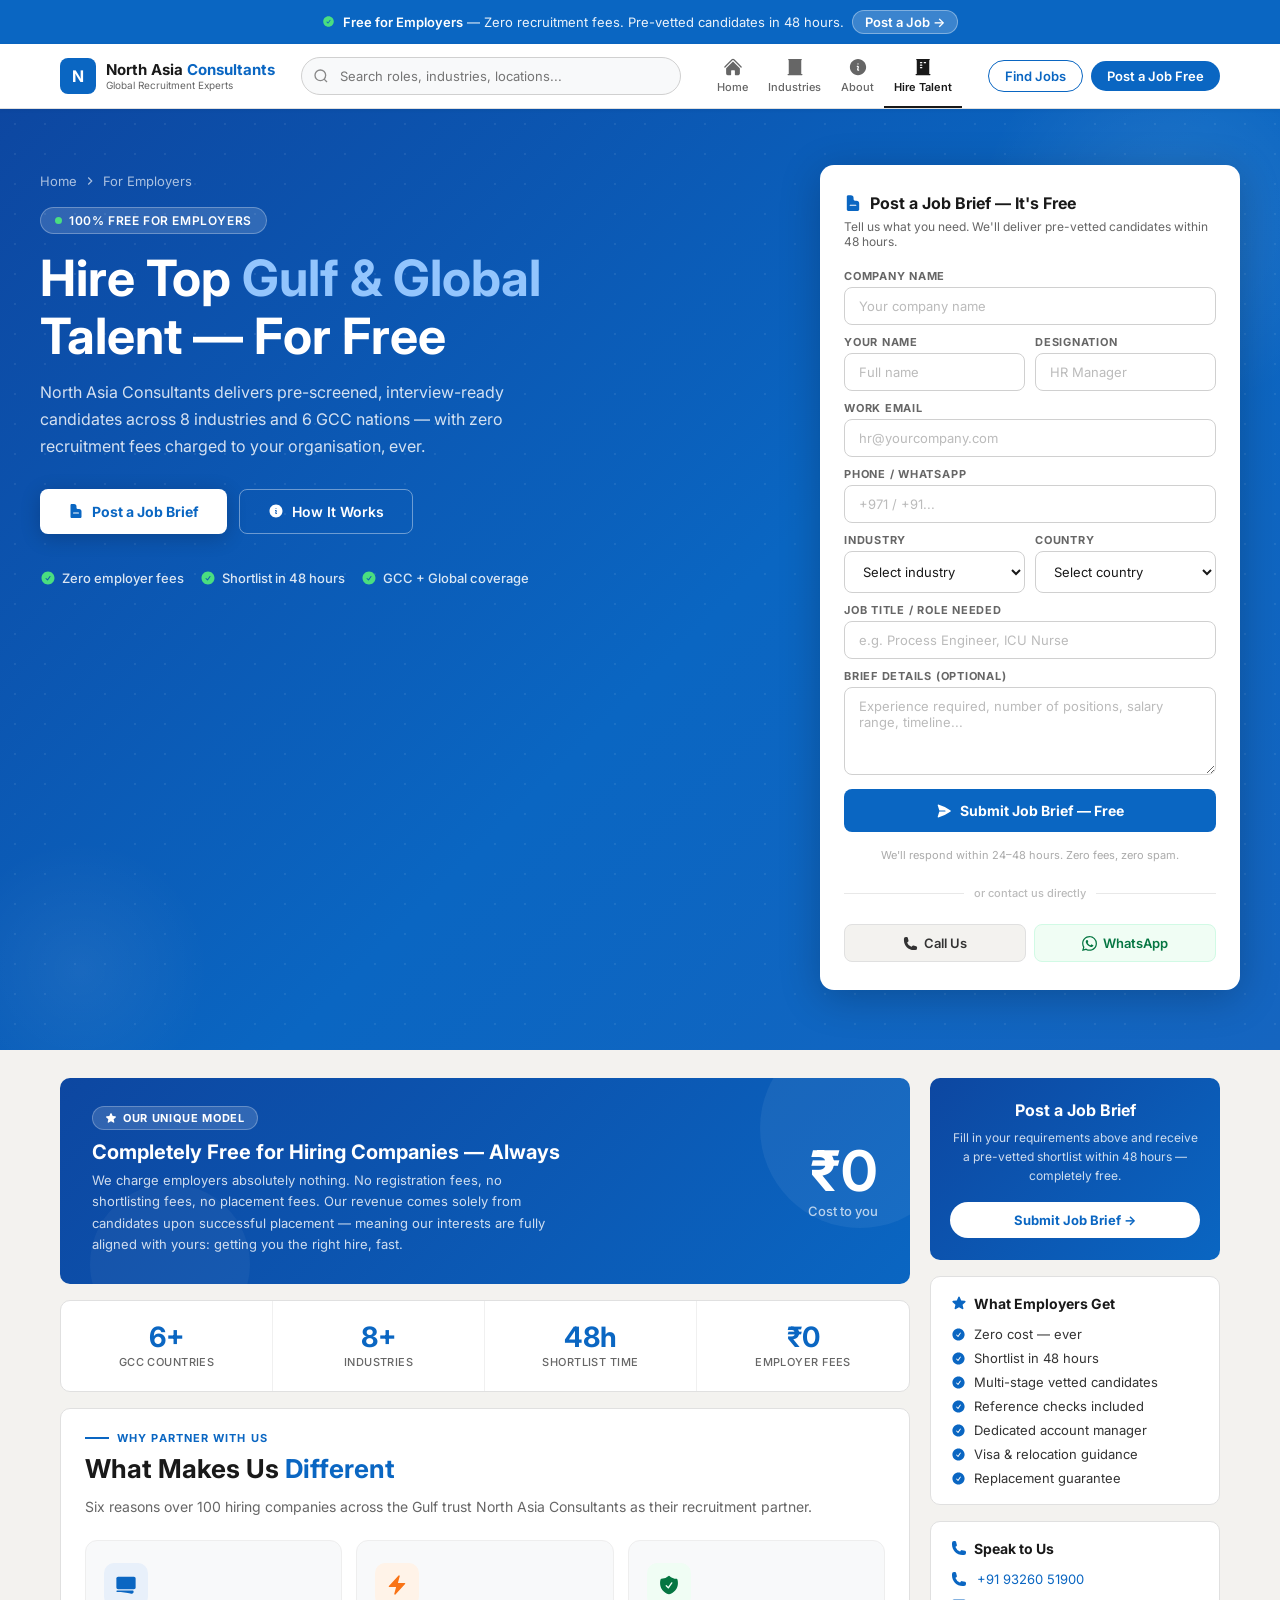
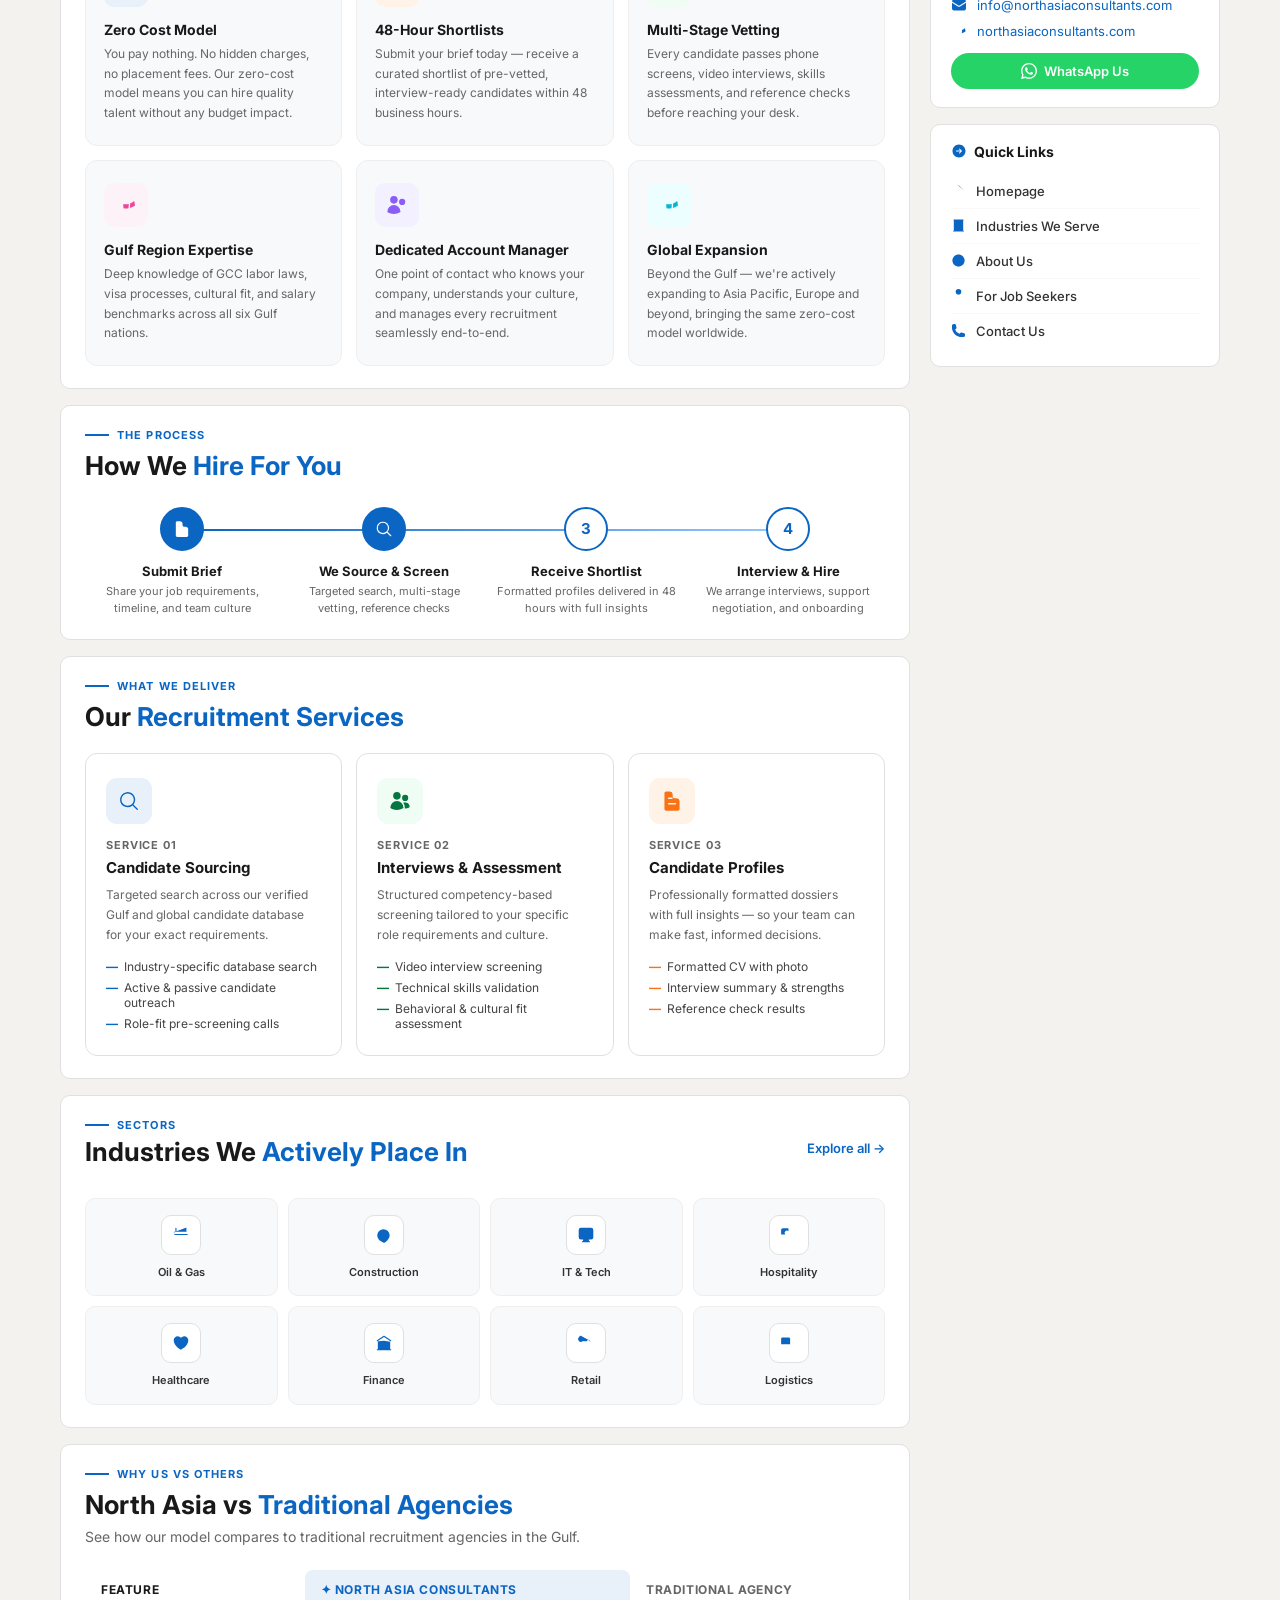
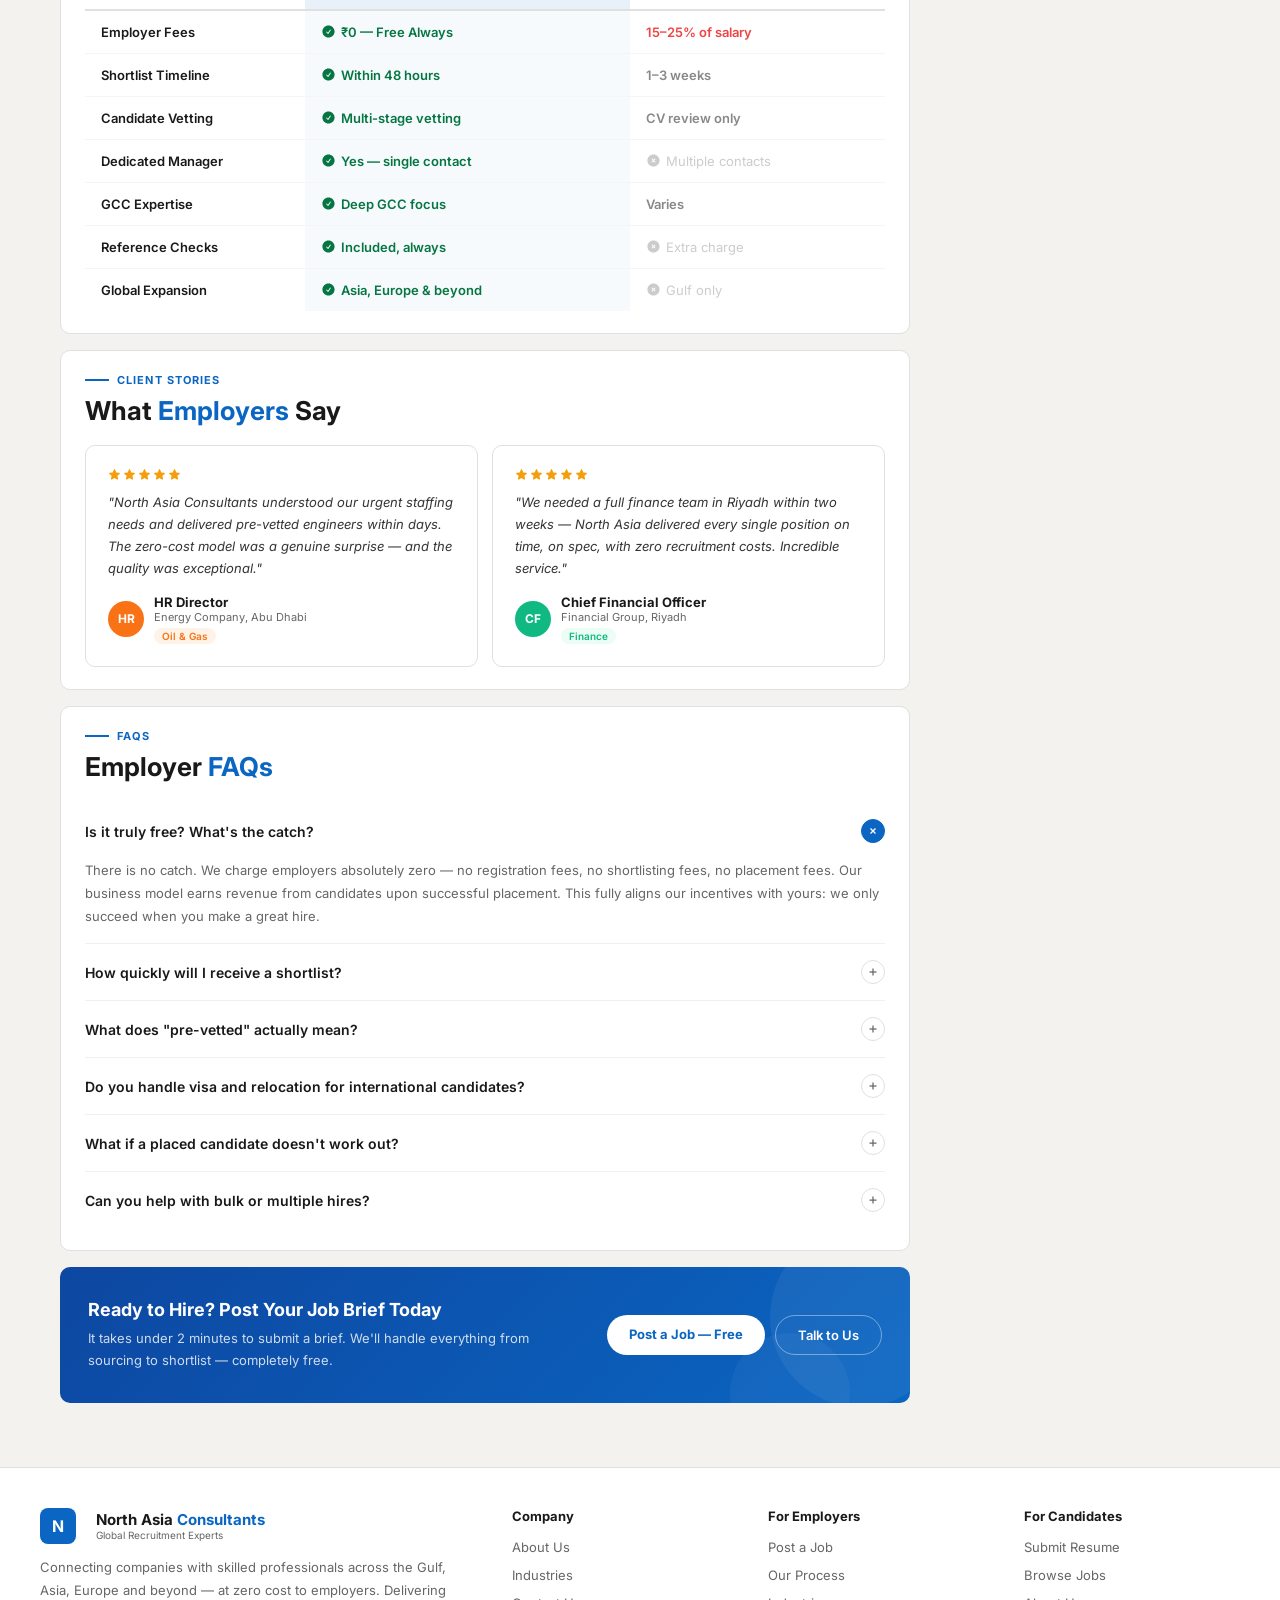
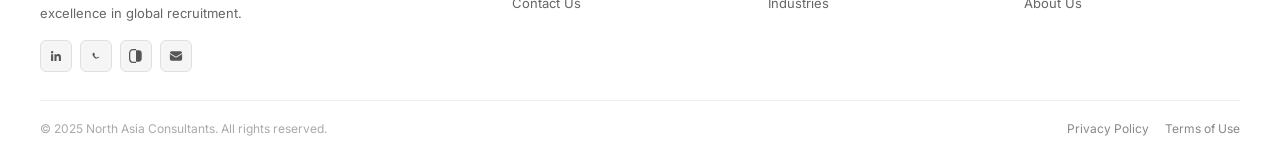
<file: employers.html>
<!DOCTYPE html>
<html lang="en">
<head>
  <meta charset="UTF-8">
  <meta name="viewport" content="width=device-width, initial-scale=1.0">
  <title>Hire Talent | North Asia Consultants</title>
  <link rel="preconnect" href="https://fonts.googleapis.com">
  <link href="https://fonts.googleapis.com/css2?family=Inter:wght@400;500;600;700&display=swap" rel="stylesheet">
  <style>
    *, *::before, *::after { box-sizing: border-box; margin: 0; padding: 0; }
    html { scroll-behavior: smooth; }
    body { font-family: 'Inter', -apple-system, BlinkMacSystemFont, sans-serif; background: #f3f2ef; color: #191919; overflow-x: hidden; -webkit-font-smoothing: antialiased; }
    a { text-decoration: none; }

    :root {
      --blue: #0a66c2; --blue-dark: #004182; --blue-light: #e8f0fa;
      --green: #057642; --white: #fff; --bg: #f3f2ef;
      --border: #e0e0e0; --text: #191919; --muted: #666; --radius: 10px;
    }

    /* ── PROGRESS ── */
    #progress { position:fixed;top:0;left:0;height:3px;background:linear-gradient(90deg,var(--blue),#38bdf8);width:0%;z-index:9999; }

    /* ── ANIMATIONS ── */
    @keyframes fadeUp  { from{opacity:0;transform:translateY(28px)}to{opacity:1;transform:translateY(0)} }
    @keyframes pulse   { 0%,100%{transform:scale(1)}50%{transform:scale(1.05)} }
    @keyframes float   { 0%,100%{transform:translateY(0)}50%{transform:translateY(-8px)} }
    @keyframes slideIn { from{opacity:0;transform:translateX(-20px)}to{opacity:1;transform:translateX(0)} }

    .reveal   { opacity:0;transform:translateY(24px);transition:opacity .6s cubic-bezier(.4,0,.2,1),transform .6s cubic-bezier(.4,0,.2,1); }
    .reveal.visible { opacity:1;transform:translateY(0); }
    .reveal-l { opacity:0;transform:translateX(-24px);transition:opacity .6s cubic-bezier(.4,0,.2,1),transform .6s cubic-bezier(.4,0,.2,1); }
    .reveal-l.visible { opacity:1;transform:translateX(0); }
    .reveal-r { opacity:0;transform:translateX(24px);transition:opacity .6s cubic-bezier(.4,0,.2,1),transform .6s cubic-bezier(.4,0,.2,1); }
    .reveal-r.visible { opacity:1;transform:translateX(0); }
    .d1{transition-delay:.08s} .d2{transition-delay:.16s} .d3{transition-delay:.24s}
    .d4{transition-delay:.32s} .d5{transition-delay:.40s} .d6{transition-delay:.48s}

    /* ── TOPBAR ── */
    .topbar { background:var(--blue);padding:10px 16px;display:flex;align-items:center;justify-content:center;gap:8px;flex-wrap:wrap;text-align:center; }
    .topbar p { font-size:13px;color:rgba(255,255,255,.92);line-height:1.4; }
    .topbar strong { color:#fff;font-weight:600; }
    .topbar a { color:#fff;font-weight:600;font-size:13px;background:rgba(255,255,255,.2);padding:3px 12px;border-radius:100px;border:1px solid rgba(255,255,255,.35);transition:background .2s;white-space:nowrap; }
    .topbar a:hover { background:rgba(255,255,255,.3); }

    /* ── NAVBAR ── */
    nav { background:#fff;border-bottom:1px solid var(--border);position:sticky;top:0;z-index:900;box-shadow:0 1px 4px rgba(0,0,0,.06); }
    .nav-inner { max-width:1200px;margin:0 auto;padding:0 20px;height:64px;display:flex;align-items:center;justify-content:space-between;gap:12px; }
    .logo { display:flex;align-items:center;gap:10px;flex-shrink:0; }
    .logo-icon { width:36px;height:36px;background:var(--blue);border-radius:8px;display:flex;align-items:center;justify-content:center;color:#fff;font-weight:700;font-size:16px;flex-shrink:0; }
    .logo-text { line-height:1.2; }
    .logo-name { font-size:15px;font-weight:700;color:var(--text);white-space:nowrap; }
    .logo-name span { color:var(--blue); }
    .logo-tagline { font-size:10px;color:var(--muted); }
    .nav-search { flex:1;max-width:380px;position:relative; }
    .nav-search input { width:100%;height:38px;border:1.5px solid #d0d0d0;border-radius:20px;padding:0 16px 0 38px;font-size:13px;font-family:inherit;outline:none;background:#f8f9fa;color:var(--text);transition:border-color .2s,box-shadow .2s; }
    .nav-search input:focus { border-color:var(--blue);background:#fff;box-shadow:0 0 0 3px rgba(10,102,194,.1); }
    .nav-search .s-icon { position:absolute;left:12px;top:50%;transform:translateY(-50%);width:16px;height:16px;color:#888; }
    .nav-links { display:flex;align-items:center; }
    .nav-links a { display:flex;flex-direction:column;align-items:center;justify-content:center;padding:0 10px;height:64px;color:var(--muted);font-size:11px;font-weight:500;gap:3px;border-bottom:2px solid transparent;transition:all .2s;white-space:nowrap; }
    .nav-links a svg { width:20px;height:20px; }
    .nav-links a:hover, .nav-links a.active { color:var(--text);border-bottom-color:var(--text);font-weight:600; }
    .nav-cta { display:flex;gap:8px;align-items:center;flex-shrink:0; }
    .btn-outline-nav { padding:7px 16px;border:1.5px solid var(--blue);border-radius:20px;color:var(--blue);font-size:13px;font-weight:600;transition:all .2s; }
    .btn-outline-nav:hover { background:var(--blue-light); }
    .btn-solid-nav { padding:7px 16px;background:var(--blue);border-radius:20px;color:#fff;font-size:13px;font-weight:600;transition:all .2s; }
    .btn-solid-nav:hover { background:var(--blue-dark);transform:translateY(-1px); }
    .hamburger { display:none;background:none;border:none;cursor:pointer;padding:6px;color:var(--text); }
    #mobileMenu { display:none;background:#fff;border-top:1px solid var(--border);padding:12px 20px 20px; }
    #mobileMenu.open { display:block;animation:fadeUp .25s ease; }
    #mobileMenu a { display:flex;align-items:center;gap:12px;padding:12px 0;font-size:15px;color:#333;border-bottom:1px solid #f5f5f5;font-weight:500; }
    #mobileMenu a:last-child { border:none; }
    #mobileMenu a svg { width:18px;height:18px;color:var(--blue); }
    .mob-cta-row { display:flex;gap:10px;margin-top:14px; }
    .mob-cta-row a { flex:1;text-align:center;padding:10px;border-radius:20px;font-size:14px;font-weight:600; }
    .mob-cta-row .mc-outline { border:1.5px solid var(--blue);color:var(--blue); }
    .mob-cta-row .mc-solid  { background:var(--blue);color:#fff; }

    /* ── HERO ── */
    .hero { background:linear-gradient(135deg,#0d47a1 0%,#0a66c2 55%,#1565c0 100%);padding:56px 20px 60px;position:relative;overflow:hidden; }
    .hero-dots  { position:absolute;inset:0;background-image:radial-gradient(circle,rgba(255,255,255,.07) 1px,transparent 1px);background-size:30px 30px;pointer-events:none; }
    .hero-glow  { position:absolute;top:-100px;right:-100px;width:420px;height:420px;background:radial-gradient(circle,rgba(255,255,255,.1) 0%,transparent 65%);border-radius:50%;pointer-events:none; }
    .hero-glow2 { position:absolute;bottom:-60px;left:-60px;width:280px;height:280px;background:radial-gradient(circle,rgba(255,255,255,.06) 0%,transparent 65%);border-radius:50%;pointer-events:none; }
    .hero-inner { max-width:1200px;margin:0 auto;position:relative;z-index:2; }
    .hero-grid  { display:grid;grid-template-columns:minmax(0,1fr) 420px;gap:48px;align-items:start; }

    /* Hero left */
    .hero-left { padding-top:8px;animation:fadeUp .65s ease both; }
    .hero-breadcrumb { display:flex;align-items:center;gap:6px;font-size:13px;color:rgba(255,255,255,.65);margin-bottom:18px;flex-wrap:wrap; }
    .hero-breadcrumb a { color:rgba(255,255,255,.65);transition:color .2s; }
    .hero-breadcrumb a:hover { color:#fff; }
    .hero-breadcrumb svg { width:14px;height:14px;flex-shrink:0; }
    .hero-badge { display:inline-flex;align-items:center;gap:7px;background:rgba(255,255,255,.15);border:1px solid rgba(255,255,255,.28);color:#fff;font-size:12px;font-weight:600;letter-spacing:.05em;text-transform:uppercase;padding:5px 14px;border-radius:100px;margin-bottom:16px; }
    .badge-dot { width:7px;height:7px;background:#4ade80;border-radius:50%;animation:pulse 2s infinite;flex-shrink:0; }
    .hero-h1 { font-size:clamp(26px,4vw,50px);font-weight:700;color:#fff;line-height:1.15;margin-bottom:14px; }
    .hero-h1 em { color:#93c5fd;font-style:normal; }
    .hero-sub { font-size:clamp(13px,1.8vw,16px);color:rgba(255,255,255,.82);line-height:1.7;max-width:520px;margin-bottom:28px; }
    .hero-actions { display:flex;gap:12px;flex-wrap:wrap;margin-bottom:36px; }
    .btn-hero-white { background:#fff;color:var(--blue);padding:13px 28px;border-radius:8px;font-size:14px;font-weight:700;display:inline-flex;align-items:center;gap:8px;transition:all .2s;box-shadow:0 4px 20px rgba(0,0,0,.2); }
    .btn-hero-white:hover { background:#e8f0fa;transform:translateY(-2px);box-shadow:0 8px 30px rgba(0,0,0,.25); }
    .btn-hero-white svg { width:16px;height:16px; }
    .btn-hero-ghost { border:1.5px solid rgba(255,255,255,.4);color:#fff;padding:13px 28px;border-radius:8px;font-size:14px;font-weight:600;display:inline-flex;align-items:center;gap:8px;transition:all .2s; }
    .btn-hero-ghost:hover { background:rgba(255,255,255,.1); }
    .btn-hero-ghost svg { width:16px;height:16px; }
    .hero-trust { display:flex;flex-wrap:wrap;gap:16px; }
    .trust-item { display:flex;align-items:center;gap:6px;color:rgba(255,255,255,.85);font-size:13px;font-weight:500; }
    .trust-item svg { width:16px;height:16px;color:#4ade80;flex-shrink:0; }

    /* Hero right — job brief card */
    .hero-card { background:#fff;border-radius:14px;padding:28px 24px;box-shadow:0 8px 40px rgba(0,0,0,.22);animation:fadeUp .65s .15s ease both;width:100%;box-sizing:border-box; }
    .hc-head { display:flex;align-items:center;gap:8px;margin-bottom:6px; }
    .hc-head svg { width:18px;height:18px;color:var(--blue); }
    .hc-title { font-size:16px;font-weight:700;color:var(--text); }
    .hc-sub   { font-size:12px;color:var(--muted);margin-bottom:20px; }
    .hc-form  { display:flex;flex-direction:column;gap:10px; }
    .hc-label { font-size:11px;font-weight:700;text-transform:uppercase;letter-spacing:.07em;color:var(--muted);margin-bottom:4px; }
    .hc-input, .hc-select, .hc-textarea {
      width:100%;border:1.5px solid #d0d0d0;border-radius:8px;
      padding:10px 14px;font-size:13px;font-family:inherit;
      outline:none;color:var(--text);transition:border-color .2s,box-shadow .2s;
      box-sizing:border-box;
    }
    .hc-input:focus, .hc-select:focus, .hc-textarea:focus { border-color:var(--blue);box-shadow:0 0 0 3px rgba(10,102,194,.1); }
    .hc-input::placeholder, .hc-textarea::placeholder { color:#bbb; }
    .hc-select { background:#fff;cursor:pointer;height:42px; }
    .hc-textarea { min-height:88px;resize:vertical; }
    .hc-row2 { display:grid;grid-template-columns:1fr 1fr;gap:10px; }
    .hc-btn { width:100%;background:var(--blue);color:#fff;border:none;border-radius:8px;padding:13px;font-size:14px;font-weight:700;cursor:pointer;font-family:inherit;transition:all .2s;display:flex;align-items:center;justify-content:center;gap:8px; }
    .hc-btn:hover { background:var(--blue-dark);transform:translateY(-1px);box-shadow:0 4px 16px rgba(10,102,194,.35); }
    .hc-btn svg { width:16px;height:16px; }
    .hc-note { font-size:11px;color:#aaa;text-align:center;margin-top:6px; }
    .hc-divider { display:flex;align-items:center;gap:10px;margin:14px 0; }
    .hc-divider::before,.hc-divider::after { content:'';flex:1;height:1px;background:#e8e8e8; }
    .hc-divider span { font-size:11px;color:#bbb;font-weight:500; }

    /* ── LAYOUT ── */
    .page-wrap { max-width:1200px;margin:0 auto;padding:28px 20px; }
    .two-col   { display:grid;grid-template-columns:1fr 290px;gap:20px;align-items:start; }

    /* ── CARD BASE ── */
    .card { background:#fff;border-radius:var(--radius);border:1px solid var(--border);overflow:hidden;margin-bottom:16px; }
    .cp   { padding:22px 24px; }

    /* ── SECTION HEADS ── */
    .sec-eyebrow { font-size:11px;font-weight:700;text-transform:uppercase;letter-spacing:.1em;color:var(--blue);margin-bottom:8px;display:flex;align-items:center;gap:8px; }
    .sec-eyebrow::before { content:'';width:24px;height:2px;background:var(--blue);flex-shrink:0; }
    .sec-h2 { font-size:clamp(18px,2.5vw,26px);font-weight:700;color:var(--text);line-height:1.25;margin-bottom:10px; }
    .sec-h2 em { color:var(--blue);font-style:normal; }
    .sec-p  { font-size:14px;color:var(--muted);line-height:1.75; }

    /* ── FREE MODEL HIGHLIGHT ── */
    .free-banner { background:linear-gradient(135deg,#0d47a1,#0a66c2);border-radius:var(--radius);padding:28px 32px;margin-bottom:16px;position:relative;overflow:hidden; }
    .free-banner::before { content:'';position:absolute;right:-50px;top:-50px;width:200px;height:200px;background:rgba(255,255,255,.06);border-radius:50%; }
    .free-banner::after  { content:'';position:absolute;left:30px;bottom:-60px;width:160px;height:160px;background:rgba(255,255,255,.04);border-radius:50%; }
    .fb-inner { position:relative;z-index:2;display:grid;grid-template-columns:1fr auto;gap:24px;align-items:center; }
    .fb-badge { display:inline-flex;align-items:center;gap:6px;background:rgba(255,255,255,.15);border:1px solid rgba(255,255,255,.25);color:#fff;font-size:11px;font-weight:700;text-transform:uppercase;letter-spacing:.06em;padding:4px 12px;border-radius:100px;margin-bottom:10px; }
    .fb-badge svg { width:12px;height:12px; }
    .fb-h { font-size:20px;font-weight:700;color:#fff;margin-bottom:6px; }
    .fb-p { font-size:13px;color:rgba(255,255,255,.8);line-height:1.65;max-width:480px; }
    .fb-num { text-align:center;flex-shrink:0; }
    .fb-num .big { font-size:56px;font-weight:700;color:#fff;line-height:1; }
    .fb-num .lbl { font-size:13px;color:rgba(255,255,255,.7);font-weight:500;margin-top:4px; }

    /* ── STATS STRIP ── */
    .stats-strip { background:#fff;border:1px solid var(--border);border-radius:var(--radius);padding:0;margin-bottom:16px;overflow:hidden; }
    .stats-row   { display:grid;grid-template-columns:repeat(4,1fr); }
    .stat-cell   { padding:22px 20px;text-align:center;border-right:1px solid #f0f0f0; }
    .stat-cell:last-child { border-right:none; }
    .stat-num    { font-size:28px;font-weight:700;color:var(--blue);line-height:1;display:block; }
    .stat-lbl    { font-size:11px;color:var(--muted);margin-top:4px;font-weight:500;text-transform:uppercase;letter-spacing:.04em;display:block; }

    /* ── BENEFIT CARDS ── */
    .benefit-grid { display:grid;grid-template-columns:repeat(3,1fr);gap:14px; }
    .benefit-card { background:#f8f9fa;border-radius:12px;padding:22px 18px;border:1px solid #eee;transition:all .25s;position:relative;overflow:hidden; }
    .benefit-card::before { content:'';position:absolute;inset:0;background:linear-gradient(135deg,rgba(10,102,194,.04),transparent);opacity:0;transition:opacity .25s; }
    .benefit-card:hover { border-color:rgba(10,102,194,.2);transform:translateY(-3px);box-shadow:0 8px 28px rgba(0,0,0,.09); }
    .benefit-card:hover::before { opacity:1; }
    .bc-icon { width:44px;height:44px;border-radius:10px;display:flex;align-items:center;justify-content:center;margin-bottom:14px; }
    .bc-icon svg { width:22px;height:22px; }
    .bc-h { font-size:14px;font-weight:700;color:var(--text);margin-bottom:6px; }
    .bc-p { font-size:12px;color:var(--muted);line-height:1.65; }

    /* ── HOW IT WORKS ── */
    .steps-wrap { display:grid;grid-template-columns:repeat(4,1fr);gap:8px;position:relative; }
    .steps-line { position:absolute;top:22px;left:calc(12.5% + 16px);right:calc(12.5% + 16px);height:2px;background:linear-gradient(90deg,var(--blue),#93c5fd);z-index:0; }
    .step { text-align:center;padding:0 6px;position:relative;z-index:1; }
    .step-num { width:44px;height:44px;border-radius:50%;display:flex;align-items:center;justify-content:center;margin:0 auto 12px;font-size:15px;font-weight:700;background:#fff;border:2px solid var(--blue);color:var(--blue);transition:all .3s; }
    .step-num.done { background:var(--blue);color:#fff; }
    .step-num svg { width:18px;height:18px; }
    .step-t { font-size:13px;font-weight:700;color:var(--text);margin-bottom:4px; }
    .step-d { font-size:11px;color:var(--muted);line-height:1.55; }

    /* ── SERVICES ── */
    .services-grid { display:grid;grid-template-columns:repeat(3,1fr);gap:14px; }
    .svc-card { background:#fff;border:1px solid var(--border);border-radius:12px;padding:24px 20px;transition:all .25s;position:relative;overflow:hidden; }
    .svc-card::after { content:'';position:absolute;top:0;left:0;right:0;height:3px;background:var(--svc-color,var(--blue));transform:scaleX(0);transition:transform .3s;transform-origin:left; }
    .svc-card:hover { transform:translateY(-3px);box-shadow:0 8px 28px rgba(0,0,0,.09);border-color:rgba(10,102,194,.2); }
    .svc-card:hover::after { transform:scaleX(1); }
    .svc-icon { width:46px;height:46px;border-radius:11px;display:flex;align-items:center;justify-content:center;margin-bottom:14px; }
    .svc-icon svg { width:22px;height:22px; }
    .svc-num  { font-size:11px;font-weight:700;text-transform:uppercase;letter-spacing:.08em;color:var(--muted);margin-bottom:6px; }
    .svc-h    { font-size:15px;font-weight:700;color:var(--text);margin-bottom:8px; }
    .svc-p    { font-size:12px;color:var(--muted);line-height:1.65;margin-bottom:14px; }
    .svc-list { list-style:none;display:flex;flex-direction:column;gap:6px; }
    .svc-list li { font-size:12px;color:#444;display:flex;align-items:flex-start;gap:6px; }
    .svc-list li::before { content:'—';color:var(--svc-color,var(--blue));flex-shrink:0;font-weight:700; }

    /* ── INDUSTRIES ── */
    .ind-grid { display:grid;grid-template-columns:repeat(4,1fr);gap:10px; }
    .ind-item { background:#f8f9fa;border:1px solid #eee;border-radius:10px;padding:16px 12px;text-align:center;cursor:pointer;transition:all .25s;display:block;position:relative;overflow:hidden; }
    .ind-item::after { content:'';position:absolute;bottom:0;left:0;right:0;height:3px;background:var(--blue);transform:scaleX(0);transition:transform .25s; }
    .ind-item:hover { background:var(--blue-light);border-color:rgba(10,102,194,.2);transform:translateY(-2px);box-shadow:0 4px 16px rgba(10,102,194,.12); }
    .ind-item:hover::after { transform:scaleX(1); }
    .ind-item:hover .ii-icon { background:var(--blue);color:#fff; }
    .ii-icon { width:40px;height:40px;background:#fff;border:1px solid #e0e0e0;border-radius:10px;display:flex;align-items:center;justify-content:center;margin:0 auto 10px;transition:all .25s; }
    .ii-icon svg { width:18px;height:18px;color:var(--blue); }
    .ii-label { font-size:11px;font-weight:600;color:#333;line-height:1.3; }

    /* ── COMPARISON TABLE ── */
    .compare-wrap { overflow-x:auto; }
    .compare-table { width:100%;border-collapse:collapse;min-width:500px; }
    .compare-table th { padding:12px 16px;font-size:12px;font-weight:700;text-transform:uppercase;letter-spacing:.05em;text-align:left;border-bottom:2px solid var(--border); }
    .compare-table th:nth-child(2) { color:var(--blue);background:var(--blue-light);border-radius:8px 8px 0 0; }
    .compare-table th:nth-child(3) { color:var(--muted); }
    .compare-table td { padding:13px 16px;font-size:13px;border-bottom:1px solid #f5f5f5;vertical-align:middle; }
    .compare-table tr:last-child td { border-bottom:none; }
    .compare-table td:nth-child(2) { background:rgba(10,102,194,.03);font-weight:600; }
    .ct-feature { font-weight:600;color:var(--text); }
    .ct-yes  { color:var(--green);display:flex;align-items:center;gap:5px;font-weight:600; }
    .ct-yes svg  { width:15px;height:15px; }
    .ct-no   { color:#ccc;display:flex;align-items:center;gap:5px; }
    .ct-no svg   { width:15px;height:15px; }
    .ct-val  { font-weight:600; }

    /* ── TESTIMONIALS ── */
    .testi-grid { display:grid;grid-template-columns:repeat(2,1fr);gap:14px; }
    .tc { background:#fff;border:1px solid var(--border);border-radius:var(--radius);padding:22px;transition:box-shadow .2s; }
    .tc:hover { box-shadow:0 4px 20px rgba(0,0,0,.08); }
    .tc-stars { display:flex;gap:2px;margin-bottom:10px; }
    .tc-stars svg { width:13px;height:13px;color:#f59e0b; }
    .tc-text  { font-size:13px;color:#333;line-height:1.7;font-style:italic;margin-bottom:14px; }
    .tc-author { display:flex;align-items:center;gap:10px; }
    .tc-av    { width:36px;height:36px;border-radius:50%;display:flex;align-items:center;justify-content:center;font-size:12px;font-weight:700;color:#fff;flex-shrink:0; }
    .tc-name  { font-size:13px;font-weight:700;color:var(--text); }
    .tc-role  { font-size:11px;color:var(--muted); }
    .tc-ind   { font-size:10px;font-weight:600;padding:2px 8px;border-radius:100px;margin-top:3px;display:inline-block; }

    /* ── FAQ ── */
    .faq-item { border-bottom:1px solid #f0f0f0; }
    .faq-item:last-child { border:none; }
    .faq-q { padding:16px 0;display:flex;align-items:center;justify-content:space-between;gap:16px;cursor:pointer;font-size:14px;font-weight:600;color:var(--text);transition:color .2s;user-select:none; }
    .faq-q:hover { color:var(--blue); }
    .faq-icon { width:24px;height:24px;border:1.5px solid var(--border);border-radius:50%;display:flex;align-items:center;justify-content:center;flex-shrink:0;transition:all .3s; }
    .faq-icon svg { width:12px;height:12px;color:var(--muted);transition:transform .3s; }
    .faq-item.open .faq-icon { background:var(--blue);border-color:var(--blue); }
    .faq-item.open .faq-icon svg { color:#fff;transform:rotate(45deg); }
    .faq-a { font-size:13px;color:var(--muted);line-height:1.75;max-height:0;overflow:hidden;transition:max-height .4s ease,padding .3s; }
    .faq-item.open .faq-a { max-height:300px;padding-bottom:16px; }

    /* ── CTA BANNER ── */
    .cta-banner { background:linear-gradient(135deg,#0d47a1,#0a66c2);border-radius:var(--radius);padding:32px 28px;margin-bottom:16px;position:relative;overflow:hidden; }
    .cta-banner::before { content:'';position:absolute;right:-40px;top:-40px;width:180px;height:180px;background:rgba(255,255,255,.06);border-radius:50%; }
    .cta-banner::after  { content:'';position:absolute;right:60px;bottom:-50px;width:120px;height:120px;background:rgba(255,255,255,.04);border-radius:50%; }
    .cb-inner { position:relative;z-index:2;display:grid;grid-template-columns:1fr auto;gap:24px;align-items:center; }
    .cb-text h3 { font-size:18px;font-weight:700;color:#fff;margin-bottom:8px; }
    .cb-text p  { font-size:13px;color:rgba(255,255,255,.8);line-height:1.65;max-width:480px; }
    .cb-btns    { display:flex;gap:10px;flex-wrap:wrap;flex-shrink:0; }
    .btn-white  { padding:11px 22px;background:#fff;color:var(--blue);border-radius:20px;font-size:13px;font-weight:700;transition:all .2s;white-space:nowrap; }
    .btn-white:hover  { background:#e8f0fa;transform:translateY(-1px); }
    .btn-ghost  { padding:11px 22px;border:1.5px solid rgba(255,255,255,.4);color:#fff;border-radius:20px;font-size:13px;font-weight:600;transition:all .2s;white-space:nowrap; }
    .btn-ghost:hover  { background:rgba(255,255,255,.1); }

    /* ── SIDEBAR ── */
    .sidebar-card { background:#fff;border:1px solid var(--border);border-radius:var(--radius);overflow:hidden;margin-bottom:16px; }
    .sp   { padding:18px 20px; }
    .sp-title { font-size:14px;font-weight:700;color:var(--text);margin-bottom:14px;display:flex;align-items:center;gap:7px; }
    .sp-title svg { width:16px;height:16px;color:var(--blue); }
    .pb { display:block;width:100%;background:var(--blue);color:#fff;text-align:center;padding:11px;border-radius:20px;font-size:13px;font-weight:600;margin-top:14px;transition:all .2s; }
    .pb:hover { background:var(--blue-dark); }
    .ql-item { display:flex;align-items:center;gap:10px;padding:9px 0;border-bottom:1px solid #f8f8f8;color:#333;font-size:13px;font-weight:500;transition:color .15s; }
    .ql-item:last-child { border:none; }
    .ql-item:hover { color:var(--blue); }
    .ql-item svg { width:15px;height:15px;color:var(--blue);flex-shrink:0; }
    .ql-badge { margin-left:auto;background:var(--blue);color:#fff;font-size:10px;font-weight:700;padding:2px 7px;border-radius:100px; }
    .ci  { display:flex;align-items:center;gap:10px;font-size:13px;color:#333;margin-bottom:10px; }
    .ci svg { width:16px;height:16px;color:var(--blue);flex-shrink:0; }
    .ci a { color:var(--blue); }
    .ci a:hover { text-decoration:underline; }
    .wa-btn { display:flex;align-items:center;justify-content:center;gap:7px;background:#25d366;color:#fff;padding:10px;border-radius:20px;font-size:13px;font-weight:600;margin-top:14px;transition:background .2s; }
    .wa-btn:hover { background:#1db954; }
    .wa-btn svg { width:16px;height:16px; }
    .check-list { display:flex;flex-direction:column;gap:8px; }
    .check-row  { display:flex;gap:8px;align-items:flex-start;font-size:13px;color:#333; }
    .check-row svg { width:15px;height:15px;color:var(--blue);flex-shrink:0;margin-top:1px; }

    /* Hire CTA sidebar */
    .hire-cta-card { background:linear-gradient(135deg,#0d47a1,#0a66c2);border-radius:var(--radius);padding:22px 20px;margin-bottom:16px;text-align:center; }
    .hire-cta-card h3 { font-size:16px;font-weight:700;color:#fff;margin-bottom:8px; }
    .hire-cta-card p  { font-size:12px;color:rgba(255,255,255,.8);line-height:1.6;margin-bottom:16px; }
    .hire-cta-card a  { display:block;background:#fff;color:var(--blue);padding:10px;border-radius:20px;font-size:13px;font-weight:700;transition:all .2s; }
    .hire-cta-card a:hover { background:#e8f0fa; }

    /* ── FOOTER ── */
    footer { background:#fff;border-top:1px solid var(--border);margin-top:20px;padding:40px 20px 24px; }
    .footer-inner { max-width:1200px;margin:0 auto; }
    .footer-grid { display:grid;grid-template-columns:2fr 1fr 1fr 1fr;gap:40px;padding-bottom:28px;border-bottom:1px solid #eee; }
    .footer-brand p { font-size:13px;color:var(--muted);line-height:1.75;margin:12px 0 16px; }
    .footer-social { display:flex;gap:8px; }
    .fs-btn { width:32px;height:32px;border-radius:6px;background:#f5f5f5;border:1px solid var(--border);display:flex;align-items:center;justify-content:center;color:#555;transition:all .2s; }
    .fs-btn:hover { background:var(--blue);border-color:var(--blue);color:#fff; }
    .fs-btn svg { width:14px;height:14px; }
    .fc h4 { font-size:13px;font-weight:700;color:var(--text);margin-bottom:12px; }
    .fc ul { list-style:none;display:flex;flex-direction:column;gap:8px; }
    .fc ul li a { font-size:13px;color:var(--muted);transition:color .2s; }
    .fc ul li a:hover { color:var(--blue); }
    .footer-bottom { display:flex;align-items:center;justify-content:space-between;flex-wrap:wrap;gap:10px;padding-top:20px; }
    .footer-bottom p { font-size:12px;color:#aaa; }
    .footer-links { display:flex;gap:16px; }
    .footer-links a { font-size:12px;color:#888;transition:color .2s; }
    .footer-links a:hover { color:var(--blue); }

    /* ── RESPONSIVE ── */
    @media(max-width:1100px) {
      .two-col { grid-template-columns:1fr 270px; }
      .services-grid { grid-template-columns:1fr 1fr; }
      .benefit-grid  { grid-template-columns:1fr 1fr; }
    }
    @media(max-width:960px) {
      .two-col { grid-template-columns:1fr; }
      .sidebar { display:grid;grid-template-columns:1fr 1fr;gap:16px; }
      .sidebar-card, .hire-cta-card { margin-bottom:0; }
      .hero-grid { grid-template-columns:1fr;gap:32px; }
      .hero-card { max-width:560px;margin:0 auto;width:100%; }
      .steps-wrap { grid-template-columns:1fr 1fr;gap:16px; }
      .steps-line { display:none; }
      .testi-grid { grid-template-columns:1fr; }
      .footer-grid { grid-template-columns:1fr 1fr;gap:28px; }
      .cb-inner { grid-template-columns:1fr; }
      .cb-btns  { justify-content:flex-start; }
      .fb-inner { grid-template-columns:1fr; }
      .fb-num   { text-align:left; }
      .ind-grid { grid-template-columns:repeat(3,1fr); }
      .stats-row { grid-template-columns:repeat(2,1fr); }
      .stat-cell:nth-child(2) { border-right:none; }
    }
    @media(max-width:680px) {
      .nav-search,.nav-links,.nav-cta { display:none; }
      .hamburger { display:block; }
      .nav-inner { height:56px; }
      .benefit-grid  { grid-template-columns:1fr; }
      .services-grid { grid-template-columns:1fr; }
      .ind-grid { grid-template-columns:repeat(2,1fr); }
      .sidebar { grid-template-columns:1fr; }
      .footer-grid { grid-template-columns:1fr;gap:24px; }
      .footer-bottom { flex-direction:column;align-items:flex-start; }
      .page-wrap { padding:16px 14px; }
      .hero-actions { flex-direction:column; }
      .hc-row2 { grid-template-columns:1fr; }
      .hero-card { padding:22px 18px; }
    }
    @media(max-width:420px) {
      .ind-grid { grid-template-columns:1fr 1fr; }
      .steps-wrap { grid-template-columns:1fr 1fr; }
    }
  </style>
</head>
<body>
  <div id="progress"></div>

  <!-- TOPBAR -->
  <div class="topbar">
    <p>
      <svg style="width:13px;height:13px;display:inline;vertical-align:-1px;margin-right:4px" viewBox="0 0 24 24" fill="#4ade80"><path fill-rule="evenodd" d="M2.25 12c0-5.385 4.365-9.75 9.75-9.75s9.75 4.365 9.75 9.75-4.365 9.75-9.75 9.75S2.25 17.385 2.25 12zm13.36-1.814a.75.75 0 10-1.22-.872l-3.236 4.53L9.53 12.22a.75.75 0 00-1.06 1.06l2.25 2.25a.75.75 0 001.14-.094l3.75-5.25z" clip-rule="evenodd"/></svg>
      <strong>Free for Employers</strong> — Zero recruitment fees. Pre-vetted candidates in 48 hours.
    </p>
    <a href="#brief-form">Post a Job →</a>
  </div>

  <!-- NAVBAR -->
  <nav>
    <div class="nav-inner">
      <a href="/index.html" class="logo">
        <div class="logo-icon">N</div>
        <div class="logo-text">
          <div class="logo-name">North Asia <span>Consultants</span></div>
          <div class="logo-tagline">Global Recruitment Experts</div>
        </div>
      </a>
      <div class="nav-search">
        <svg class="s-icon" viewBox="0 0 24 24" fill="none" stroke="currentColor" stroke-width="2"><circle cx="11" cy="11" r="8"/><path d="m21 21-4.35-4.35"/></svg>
        <input type="text" placeholder="Search roles, industries, locations...">
      </div>
      <div class="nav-links">
        <a href="/index.html">
          <svg viewBox="0 0 24 24" fill="currentColor"><path d="M11.47 3.84a.75.75 0 011.06 0l8.69 8.69a.75.75 0 101.06-1.06l-8.689-8.69a2.25 2.25 0 00-3.182 0l-8.69 8.69a.75.75 0 001.061 1.06l8.69-8.69z"/><path d="M12 5.432l8.159 8.159c.03.03.06.058.091.086v6.198c0 1.035-.84 1.875-1.875 1.875H15a.75.75 0 01-.75-.75v-4.5a.75.75 0 00-.75-.75h-3a.75.75 0 00-.75.75V21a.75.75 0 01-.75.75H5.625a1.875 1.875 0 01-1.875-1.875v-6.198a2.29 2.29 0 00.091-.086L12 5.43z"/></svg>
          Home
        </a>
        <a href="/industries.html">
          <svg viewBox="0 0 24 24" fill="currentColor"><path fill-rule="evenodd" d="M4.5 2.25a.75.75 0 000 1.5v16.5h-.75a.75.75 0 000 1.5h16.5a.75.75 0 000-1.5h-.75V3.75a.75.75 0 000-1.5h-15z" clip-rule="evenodd"/></svg>
          Industries
        </a>
        <a href="/about.html">
          <svg viewBox="0 0 24 24" fill="currentColor"><path fill-rule="evenodd" d="M2.25 12c0-5.385 4.365-9.75 9.75-9.75s9.75 4.365 9.75 9.75-4.365 9.75-9.75 9.75S2.25 17.385 2.25 12zm8.706-1.442c1.146-.573 2.437.463 2.126 1.706l-.709 2.836.042-.02a.75.75 0 01.67 1.34l-.04.022c-1.147.573-2.438-.463-2.127-1.706l.71-2.836-.042.02a.75.75 0 11-.671-1.34l.041-.022zM12 9a.75.75 0 100-1.5A.75.75 0 0012 9z" clip-rule="evenodd"/></svg>
          About
        </a>
        <a href="/employers.html" class="active">
          <svg viewBox="0 0 24 24" fill="currentColor"><path fill-rule="evenodd" d="M4.5 2.25a.75.75 0 000 1.5v16.5h-.75a.75.75 0 000 1.5h16.5a.75.75 0 000-1.5h-.75V3.75a.75.75 0 000-1.5h-15zM9 6a.75.75 0 000 1.5h1.5a.75.75 0 000-1.5H9zm-.75 3.75A.75.75 0 019 9h1.5a.75.75 0 010 1.5H9a.75.75 0 01-.75-.75zM9 12a.75.75 0 000 1.5h1.5a.75.75 0 000-1.5H9zm3.75-5.25A.75.75 0 0113.5 6H15a.75.75 0 010 1.5h-1.5a.75.75 0 01-.75-.75z" clip-rule="evenodd"/></svg>
          Hire Talent
        </a>
      </div>
      <div class="nav-cta">
        <a href="/candidates.html" class="btn-outline-nav">Find Jobs</a>
        <a href="#brief-form" class="btn-solid-nav">Post a Job Free</a>
      </div>
      <button class="hamburger" onclick="toggleMenu()" aria-label="Menu">
        <svg width="24" height="24" viewBox="0 0 24 24" fill="none" stroke="currentColor" stroke-width="2"><line x1="3" y1="6" x2="21" y2="6"/><line x1="3" y1="12" x2="21" y2="12"/><line x1="3" y1="18" x2="21" y2="18"/></svg>
      </button>
    </div>
    <div id="mobileMenu">
      <a href="/index.html"><svg viewBox="0 0 24 24" fill="currentColor"><path d="M11.47 3.84a.75.75 0 011.06 0l8.69 8.69z"/></svg>Home</a>
      <a href="/industries.html"><svg viewBox="0 0 24 24" fill="currentColor"><path fill-rule="evenodd" d="M4.5 2.25a.75.75 0 000 1.5v16.5h-.75a.75.75 0 000 1.5h16.5a.75.75 0 000-1.5h-.75V3.75a.75.75 0 000-1.5h-15z" clip-rule="evenodd"/></svg>Industries</a>
      <a href="/about.html"><svg viewBox="0 0 24 24" fill="currentColor"><path fill-rule="evenodd" d="M2.25 12c0-5.385 4.365-9.75 9.75-9.75s9.75 4.365 9.75 9.75-4.365 9.75-9.75 9.75S2.25 17.385 2.25 12z" clip-rule="evenodd"/></svg>About Us</a>
      <a href="/candidates.html"><svg viewBox="0 0 24 24" fill="currentColor"><path fill-rule="evenodd" d="M7.5 6a4.5 4.5 0 119 0 4.5 4.5 0 01-9 0z" clip-rule="evenodd"/></svg>For Candidates</a>
      <a href="/contact.html"><svg viewBox="0 0 24 24" fill="currentColor"><path fill-rule="evenodd" d="M1.5 4.5a3 3 0 013-3h1.372c.86 0 1.61.586 1.819 1.42l1.105 4.423a1.875 1.875 0 01-.694 1.955l-1.293.97c-.135.101-.164.249-.126.352a11.285 11.285 0 006.697 6.697c.103.038.25.009.352-.126l.97-1.293a1.875 1.875 0 011.955-.694l4.423 1.105c.834.209 1.42.959 1.42 1.82V19.5a3 3 0 01-3 3h-2.25C8.552 22.5 1.5 15.448 1.5 6.75V4.5z" clip-rule="evenodd"/></svg>Contact</a>
      <div class="mob-cta-row">
        <a href="/candidates.html" class="mc-outline">Find Jobs</a>
        <a href="#brief-form" class="mc-solid">Post a Job</a>
      </div>
    </div>
  </nav>

  <!-- HERO -->
  <div class="hero">
    <div class="hero-dots"></div>
    <div class="hero-glow"></div>
    <div class="hero-glow2"></div>
    <div class="hero-inner">
      <div class="hero-grid">

        <!-- Left -->
        <div class="hero-left">
          <div class="hero-breadcrumb">
            <a href="/index.html">Home</a>
            <svg viewBox="0 0 24 24" fill="none" stroke="currentColor" stroke-width="2"><polyline points="9 18 15 12 9 6"/></svg>
            <span>For Employers</span>
          </div>
          <div class="hero-badge"><div class="badge-dot"></div>100% Free for Employers</div>
          <h1 class="hero-h1">Hire Top <em>Gulf & Global</em><br>Talent — For Free</h1>
          <p class="hero-sub">North Asia Consultants delivers pre-screened, interview-ready candidates across 8 industries and 6 GCC nations — with zero recruitment fees charged to your organisation, ever.</p>
          <div class="hero-actions">
            <a href="#brief-form" class="btn-hero-white">
              <svg viewBox="0 0 24 24" fill="currentColor"><path fill-rule="evenodd" d="M5.625 1.5c-1.036 0-1.875.84-1.875 1.875v17.25c0 1.035.84 1.875 1.875 1.875h12.75c1.035 0 1.875-.84 1.875-1.875V12.75A3.75 3.75 0 0016.5 9h-1.875a1.875 1.875 0 01-1.875-1.875V5.25A3.75 3.75 0 009 1.5H5.625zM7.5 15a.75.75 0 01.75-.75h7.5a.75.75 0 010 1.5h-7.5A.75.75 0 017.5 15z" clip-rule="evenodd"/></svg>
              Post a Job Brief
            </a>
            <a href="#how-it-works" class="btn-hero-ghost">
              <svg viewBox="0 0 24 24" fill="currentColor"><path fill-rule="evenodd" d="M2.25 12c0-5.385 4.365-9.75 9.75-9.75s9.75 4.365 9.75 9.75-4.365 9.75-9.75 9.75S2.25 17.385 2.25 12zm8.706-1.442c1.146-.573 2.437.463 2.126 1.706l-.709 2.836.042-.02a.75.75 0 01.67 1.34l-.04.022c-1.147.573-2.438-.463-2.127-1.706l.71-2.836-.042.02a.75.75 0 11-.671-1.34l.041-.022zM12 9a.75.75 0 100-1.5A.75.75 0 0012 9z" clip-rule="evenodd"/></svg>
              How It Works
            </a>
          </div>
          <div class="hero-trust">
            <div class="trust-item">
              <svg viewBox="0 0 24 24" fill="currentColor"><path fill-rule="evenodd" d="M2.25 12c0-5.385 4.365-9.75 9.75-9.75s9.75 4.365 9.75 9.75-4.365 9.75-9.75 9.75S2.25 17.385 2.25 12zm13.36-1.814a.75.75 0 10-1.22-.872l-3.236 4.53L9.53 12.22a.75.75 0 00-1.06 1.06l2.25 2.25a.75.75 0 001.14-.094l3.75-5.25z" clip-rule="evenodd"/></svg>
              Zero employer fees
            </div>
            <div class="trust-item">
              <svg viewBox="0 0 24 24" fill="currentColor"><path fill-rule="evenodd" d="M2.25 12c0-5.385 4.365-9.75 9.75-9.75s9.75 4.365 9.75 9.75-4.365 9.75-9.75 9.75S2.25 17.385 2.25 12zm13.36-1.814a.75.75 0 10-1.22-.872l-3.236 4.53L9.53 12.22a.75.75 0 00-1.06 1.06l2.25 2.25a.75.75 0 001.14-.094l3.75-5.25z" clip-rule="evenodd"/></svg>
              Shortlist in 48 hours
            </div>
            <div class="trust-item">
              <svg viewBox="0 0 24 24" fill="currentColor"><path fill-rule="evenodd" d="M2.25 12c0-5.385 4.365-9.75 9.75-9.75s9.75 4.365 9.75 9.75-4.365 9.75-9.75 9.75S2.25 17.385 2.25 12zm13.36-1.814a.75.75 0 10-1.22-.872l-3.236 4.53L9.53 12.22a.75.75 0 00-1.06 1.06l2.25 2.25a.75.75 0 001.14-.094l3.75-5.25z" clip-rule="evenodd"/></svg>
              GCC + Global coverage
            </div>
          </div>
        </div>

        <!-- Right — Job Brief Form -->
        <div id="brief-form">
          <div class="hero-card">
            <div class="hc-head">
              <svg viewBox="0 0 24 24" fill="currentColor"><path fill-rule="evenodd" d="M5.625 1.5c-1.036 0-1.875.84-1.875 1.875v17.25c0 1.035.84 1.875 1.875 1.875h12.75c1.035 0 1.875-.84 1.875-1.875V12.75A3.75 3.75 0 0016.5 9h-1.875a1.875 1.875 0 01-1.875-1.875V5.25A3.75 3.75 0 009 1.5H5.625zM7.5 15a.75.75 0 01.75-.75h7.5a.75.75 0 010 1.5h-7.5A.75.75 0 017.5 15z" clip-rule="evenodd"/></svg>
              <div class="hc-title">Post a Job Brief — It's Free</div>
            </div>
            <div class="hc-sub">Tell us what you need. We'll deliver pre-vetted candidates within 48 hours.</div>
            <div class="hc-form">
              <div>
                <div class="hc-label">Company Name</div>
                <input class="hc-input" type="text" placeholder="Your company name">
              </div>
              <div class="hc-row2">
                <div>
                  <div class="hc-label">Your Name</div>
                  <input class="hc-input" type="text" placeholder="Full name">
                </div>
                <div>
                  <div class="hc-label">Designation</div>
                  <input class="hc-input" type="text" placeholder="HR Manager">
                </div>
              </div>
              <div>
                <div class="hc-label">Work Email</div>
                <input class="hc-input" type="email" placeholder="hr@yourcompany.com">
              </div>
              <div>
                <div class="hc-label">Phone / WhatsApp</div>
                <input class="hc-input" type="tel" placeholder="+971 / +91...">
              </div>
              <div class="hc-row2">
                <div>
                  <div class="hc-label">Industry</div>
                  <select class="hc-select">
                    <option value="">Select industry</option>
                    <option>Oil & Gas</option>
                    <option>Construction & Engineering</option>
                    <option>Information Technology</option>
                    <option>Hospitality & Tourism</option>
                    <option>Healthcare & Life Sciences</option>
                    <option>Finance & Banking</option>
                    <option>Retail & Consumer Goods</option>
                    <option>Logistics & Supply Chain</option>
                    <option>Other</option>
                  </select>
                </div>
                <div>
                  <div class="hc-label">Country</div>
                  <select class="hc-select">
                    <option value="">Select country</option>
                    <option>UAE</option>
                    <option>Saudi Arabia</option>
                    <option>Qatar</option>
                    <option>Kuwait</option>
                    <option>Bahrain</option>
                    <option>Oman</option>
                    <option>Asia Pacific</option>
                    <option>Europe</option>
                    <option>Other</option>
                  </select>
                </div>
              </div>
              <div>
                <div class="hc-label">Job Title / Role Needed</div>
                <input class="hc-input" type="text" placeholder="e.g. Process Engineer, ICU Nurse">
              </div>
              <div>
                <div class="hc-label">Brief Details (optional)</div>
                <textarea class="hc-textarea" placeholder="Experience required, number of positions, salary range, timeline..."></textarea>
              </div>
              <button class="hc-btn" onclick="handleBriefSubmit()">
                <svg viewBox="0 0 24 24" fill="currentColor"><path d="M3.478 2.405a.75.75 0 00-.926.94l2.432 7.905H13.5a.75.75 0 010 1.5H4.984l-2.432 7.905a.75.75 0 00.926.94 60.519 60.519 0 0018.445-8.986.75.75 0 000-1.218A60.517 60.517 0 003.478 2.405z"/></svg>
                Submit Job Brief — Free
              </button>
              <div class="hc-note" id="briefNote">We'll respond within 24–48 hours. Zero fees, zero spam.</div>
              <div class="hc-divider"><span>or contact us directly</span></div>
              <div style="display:flex;gap:8px;">
                <a href="tel:+919326051900" style="flex:1;display:flex;align-items:center;justify-content:center;gap:6px;background:#f3f2ef;border:1px solid #e0e0e0;border-radius:8px;padding:10px;font-size:13px;font-weight:600;color:#333;transition:all .2s;" onmouseover="this.style.borderColor='#0a66c2';this.style.color='#0a66c2'" onmouseout="this.style.borderColor='#e0e0e0';this.style.color='#333'">
                  <svg viewBox="0 0 24 24" fill="currentColor" style="width:15px;height:15px;"><path fill-rule="evenodd" d="M1.5 4.5a3 3 0 013-3h1.372c.86 0 1.61.586 1.819 1.42l1.105 4.423a1.875 1.875 0 01-.694 1.955l-1.293.97c-.135.101-.164.249-.126.352a11.285 11.285 0 006.697 6.697c.103.038.25.009.352-.126l.97-1.293a1.875 1.875 0 011.955-.694l4.423 1.105c.834.209 1.42.959 1.42 1.82V19.5a3 3 0 01-3 3h-2.25C8.552 22.5 1.5 15.448 1.5 6.75V4.5z" clip-rule="evenodd"/></svg>
                  Call Us
                </a>
                <a href="https://wa.me/918988590035" target="_blank" style="flex:1;display:flex;align-items:center;justify-content:center;gap:6px;background:#f0fdf4;border:1px solid #d1fae5;border-radius:8px;padding:10px;font-size:13px;font-weight:600;color:#057642;transition:all .2s;" onmouseover="this.style.background='#dcfce7'" onmouseout="this.style.background='#f0fdf4'">
                  <svg viewBox="0 0 24 24" fill="currentColor" style="width:15px;height:15px;"><path d="M17.472 14.382c-.297-.149-1.758-.867-2.03-.967-.273-.099-.471-.148-.67.15-.197.297-.767.966-.94 1.164-.173.199-.347.223-.644.075-.297-.15-1.255-.463-2.39-1.475-.883-.788-1.48-1.761-1.653-2.059-.173-.297-.018-.458.13-.606.134-.133.298-.347.446-.52.149-.174.198-.298.298-.497.099-.198.05-.371-.025-.52-.075-.149-.669-1.612-.916-2.207-.242-.579-.487-.5-.669-.51-.173-.008-.371-.01-.57-.01-.198 0-.52.074-.792.372-.272.297-1.04 1.016-1.04 2.479 0 1.462 1.065 2.875 1.213 3.074.149.198 2.096 3.2 5.077 4.487.709.306 1.262.489 1.694.625.712.227 1.36.195 1.871.118.571-.085 1.758-.719 2.006-1.413.248-.694.248-1.289.173-1.413-.074-.124-.272-.198-.57-.347m-5.421 7.403h-.004a9.87 9.87 0 01-5.031-1.378l-.361-.214-3.741.982.998-3.648-.235-.374a9.86 9.86 0 01-1.51-5.26c.001-5.45 4.436-9.884 9.888-9.884 2.64 0 5.122 1.03 6.988 2.898a9.825 9.825 0 012.893 6.994c-.003 5.45-4.437 9.884-9.885 9.884m8.413-18.297A11.815 11.815 0 0012.05 0C5.495 0 .16 5.335.157 11.892c0 2.096.547 4.142 1.588 5.945L.057 24l6.305-1.654a11.882 11.882 0 005.683 1.448h.005c6.554 0 11.89-5.335 11.893-11.893a11.821 11.821 0 00-3.48-8.413z"/></svg>
                  WhatsApp
                </a>
              </div>
            </div>
          </div>
        </div>

      </div>
    </div>
  </div>

  <!-- MAIN BODY -->
  <div class="page-wrap">
    <div class="two-col">
      <div>

        <!-- FREE MODEL BANNER -->
        <div class="free-banner reveal">
          <div class="fb-inner">
            <div>
              <div class="fb-badge">
                <svg viewBox="0 0 24 24" fill="currentColor"><path fill-rule="evenodd" d="M10.788 3.21c.448-1.077 1.976-1.077 2.424 0l2.082 5.007 5.404.433c1.164.093 1.636 1.545.749 2.305l-4.117 3.527 1.257 5.273c.271 1.136-.964 2.033-1.96 1.425L12 18.354 7.373 21.18c-.996.608-2.231-.29-1.96-1.425l1.257-5.273-4.117-3.527c-.887-.76-.415-2.212.749-2.305l5.404-.433 2.082-5.006z" clip-rule="evenodd"/></svg>
                Our Unique Model
              </div>
              <div class="fb-h">Completely Free for Hiring Companies — Always</div>
              <div class="fb-p">We charge employers absolutely nothing. No registration fees, no shortlisting fees, no placement fees. Our revenue comes solely from candidates upon successful placement — meaning our interests are fully aligned with yours: getting you the right hire, fast.</div>
            </div>
            <div class="fb-num">
              <div class="big">₹0</div>
              <div class="lbl">Cost to you</div>
            </div>
          </div>
        </div>

        <!-- STATS -->
        <div class="stats-strip reveal">
          <div class="stats-row">
            <div class="stat-cell"><span class="stat-num" data-target="6">0</span><span class="stat-lbl">GCC Countries</span></div>
            <div class="stat-cell"><span class="stat-num" data-target="8">0</span><span class="stat-lbl">Industries</span></div>
            <div class="stat-cell"><span class="stat-num">48h</span><span class="stat-lbl">Shortlist Time</span></div>
            <div class="stat-cell"><span class="stat-num">₹0</span><span class="stat-lbl">Employer Fees</span></div>
          </div>
        </div>

        <!-- WHY CHOOSE US -->
        <div class="card reveal">
          <div class="cp">
            <div class="sec-eyebrow">Why Partner With Us</div>
            <div class="sec-h2">What Makes Us <em>Different</em></div>
            <p class="sec-p" style="margin-bottom:20px;">Six reasons over 100 hiring companies across the Gulf trust North Asia Consultants as their recruitment partner.</p>
            <div class="benefit-grid">
              <div class="benefit-card d1 reveal">
                <div class="bc-icon" style="background:#e8f0fa;"><svg viewBox="0 0 24 24" fill="currentColor" style="width:22px;height:22px;color:#0a66c2"><path d="M12 7.5a2.25 2.25 0 100 4.5 2.25 2.25 0 000-4.5z"/><path fill-rule="evenodd" d="M1.5 4.875C1.5 3.839 2.34 3 3.375 3h17.25c1.035 0 1.875.84 1.875 1.875v9.75c0 1.036-.84 1.875-1.875 1.875H3.375A1.875 1.875 0 011.5 14.625v-9.75z" clip-rule="evenodd"/><path d="M2.25 18a.75.75 0 000 1.5c5.4 0 10.63.722 15.6 2.075 1.19.324 2.4-.558 2.4-1.82V18.75a.75.75 0 00-.75-.75H2.25z"/></svg></div>
                <div class="bc-h">Zero Cost Model</div>
                <div class="bc-p">You pay nothing. No hidden charges, no placement fees. Our zero-cost model means you can hire quality talent without any budget impact.</div>
              </div>
              <div class="benefit-card d2 reveal">
                <div class="bc-icon" style="background:#fff3e8;"><svg viewBox="0 0 24 24" fill="currentColor" style="width:22px;height:22px;color:#f97316"><path fill-rule="evenodd" d="M14.615 1.595a.75.75 0 01.359.852L12.982 9.75h7.268a.75.75 0 01.548 1.262l-10.5 11.25a.75.75 0 01-1.272-.71l1.992-7.302H3.75a.75.75 0 01-.548-1.262l10.5-11.25a.75.75 0 01.913-.143z" clip-rule="evenodd"/></svg></div>
                <div class="bc-h">48-Hour Shortlists</div>
                <div class="bc-p">Submit your brief today — receive a curated shortlist of pre-vetted, interview-ready candidates within 48 business hours.</div>
              </div>
              <div class="benefit-card d3 reveal">
                <div class="bc-icon" style="background:#f0fdf4;"><svg viewBox="0 0 24 24" fill="currentColor" style="width:22px;height:22px;color:#057642"><path fill-rule="evenodd" d="M12.516 2.17a.75.75 0 00-1.032 0 11.209 11.209 0 01-7.877 3.08.75.75 0 00-.722.515A12.74 12.74 0 002.25 9.75c0 5.942 4.064 10.933 9.563 12.348a.749.749 0 00.374 0c5.499-1.415 9.563-6.406 9.563-12.348 0-1.39-.223-2.73-.635-3.985a.75.75 0 00-.722-.516l-.143.001c-2.996 0-5.717-1.17-7.734-3.08zm3.094 8.016a.75.75 0 10-1.22-.872l-3.236 4.53L9.53 12.22a.75.75 0 00-1.06 1.06l2.25 2.25a.75.75 0 001.14-.094l3.75-5.25z" clip-rule="evenodd"/></svg></div>
                <div class="bc-h">Multi-Stage Vetting</div>
                <div class="bc-p">Every candidate passes phone screens, video interviews, skills assessments, and reference checks before reaching your desk.</div>
              </div>
              <div class="benefit-card d4 reveal">
                <div class="bc-icon" style="background:#fdf2f8;"><svg viewBox="0 0 24 24" fill="currentColor" style="width:22px;height:22px;color:#ec4899"><path d="M21.721 12.752a9.711 9.711 0 00-.945-5.003 12.754 12.754 0 01-4.339 2.708 18.991 18.991 0 01-.214 4.772 17.165 17.165 0 005.498-2.477zM14.634 15.55a17.324 17.324 0 00.332-4.647c-.952.227-1.945.347-2.966.347-1.021 0-2.014-.12-2.966-.347a17.515 17.515 0 00.332 4.647 17.385 17.385 0 005.268 0z"/></svg></div>
                <div class="bc-h">Gulf Region Expertise</div>
                <div class="bc-p">Deep knowledge of GCC labor laws, visa processes, cultural fit, and salary benchmarks across all six Gulf nations.</div>
              </div>
              <div class="benefit-card d5 reveal">
                <div class="bc-icon" style="background:#f3f0ff;"><svg viewBox="0 0 24 24" fill="currentColor" style="width:22px;height:22px;color:#8b5cf6"><path d="M4.5 6.375a4.125 4.125 0 118.25 0 4.125 4.125 0 01-8.25 0zM14.25 8.625a3.375 3.375 0 116.75 0 3.375 3.375 0 01-6.75 0zM1.5 19.125a7.125 7.125 0 0114.25 0v.003l-.001.119a.75.75 0 01-.363.63 13.067 13.067 0 01-6.761 1.873c-2.472 0-4.786-.684-6.76-1.873a.75.75 0 01-.364-.63l-.001-.122z"/></svg></div>
                <div class="bc-h">Dedicated Account Manager</div>
                <div class="bc-p">One point of contact who knows your company, understands your culture, and manages every recruitment seamlessly end-to-end.</div>
              </div>
              <div class="benefit-card d6 reveal">
                <div class="bc-icon" style="background:#ecfeff;"><svg viewBox="0 0 24 24" fill="currentColor" style="width:22px;height:22px;color:#06b6d4"><path d="M21.721 12.752a9.711 9.711 0 00-.945-5.003 12.754 12.754 0 01-4.339 2.708 18.991 18.991 0 01-.214 4.772 17.165 17.165 0 005.498-2.477zM14.634 15.55a17.324 17.324 0 00.332-4.647c-.952.227-1.945.347-2.966.347-1.021 0-2.014-.12-2.966-.347a17.515 17.515 0 00.332 4.647 17.385 17.385 0 005.268 0z"/></svg></div>
                <div class="bc-h">Global Expansion</div>
                <div class="bc-p">Beyond the Gulf — we're actively expanding to Asia Pacific, Europe and beyond, bringing the same zero-cost model worldwide.</div>
              </div>
            </div>
          </div>
        </div>

        <!-- HOW IT WORKS -->
        <div class="card reveal" id="how-it-works">
          <div class="cp">
            <div class="sec-eyebrow">The Process</div>
            <div class="sec-h2" style="margin-bottom:24px;">How We <em>Hire For You</em></div>
            <div class="steps-wrap">
              <div class="steps-line"></div>
              <div class="step">
                <div class="step-num done"><svg viewBox="0 0 24 24" fill="currentColor"><path fill-rule="evenodd" d="M5.625 1.5c-1.036 0-1.875.84-1.875 1.875v17.25c0 1.035.84 1.875 1.875 1.875h12.75c1.035 0 1.875-.84 1.875-1.875V12.75A3.75 3.75 0 0016.5 9h-1.875a1.875 1.875 0 01-1.875-1.875V5.25A3.75 3.75 0 009 1.5H5.625z" clip-rule="evenodd"/></svg></div>
                <div class="step-t">Submit Brief</div>
                <div class="step-d">Share your job requirements, timeline, and team culture</div>
              </div>
              <div class="step">
                <div class="step-num done"><svg viewBox="0 0 24 24" fill="currentColor"><path fill-rule="evenodd" d="M10.5 3.75a6.75 6.75 0 100 13.5 6.75 6.75 0 000-13.5zM2.25 10.5a8.25 8.25 0 1114.59 5.28l4.69 4.69a.75.75 0 11-1.06 1.06l-4.69-4.69A8.25 8.25 0 012.25 10.5z" clip-rule="evenodd"/></svg></div>
                <div class="step-t">We Source & Screen</div>
                <div class="step-d">Targeted search, multi-stage vetting, reference checks</div>
              </div>
              <div class="step">
                <div class="step-num">3</div>
                <div class="step-t">Receive Shortlist</div>
                <div class="step-d">Formatted profiles delivered in 48 hours with full insights</div>
              </div>
              <div class="step">
                <div class="step-num">4</div>
                <div class="step-t">Interview & Hire</div>
                <div class="step-d">We arrange interviews, support negotiation, and onboarding</div>
              </div>
            </div>
          </div>
        </div>

        <!-- OUR SERVICES -->
        <div class="card reveal">
          <div class="cp">
            <div class="sec-eyebrow">What We Deliver</div>
            <div class="sec-h2" style="margin-bottom:20px;">Our <em>Recruitment Services</em></div>
            <div class="services-grid">
              <div class="svc-card" style="--svc-color:#0a66c2;">
                <div class="svc-icon" style="background:#e8f0fa;"><svg viewBox="0 0 24 24" fill="currentColor" style="width:22px;height:22px;color:#0a66c2"><path fill-rule="evenodd" d="M10.5 3.75a6.75 6.75 0 100 13.5 6.75 6.75 0 000-13.5zM2.25 10.5a8.25 8.25 0 1114.59 5.28l4.69 4.69a.75.75 0 11-1.06 1.06l-4.69-4.69A8.25 8.25 0 012.25 10.5z" clip-rule="evenodd"/></svg></div>
                <div class="svc-num">Service 01</div>
                <div class="svc-h">Candidate Sourcing</div>
                <div class="svc-p">Targeted search across our verified Gulf and global candidate database for your exact requirements.</div>
                <ul class="svc-list">
                  <li>Industry-specific database search</li>
                  <li>Active & passive candidate outreach</li>
                  <li>Role-fit pre-screening calls</li>
                </ul>
              </div>
              <div class="svc-card" style="--svc-color:#057642;">
                <div class="svc-icon" style="background:#f0fdf4;"><svg viewBox="0 0 24 24" fill="currentColor" style="width:22px;height:22px;color:#057642"><path d="M4.5 6.375a4.125 4.125 0 118.25 0 4.125 4.125 0 01-8.25 0zM14.25 8.625a3.375 3.375 0 116.75 0 3.375 3.375 0 01-6.75 0z"/><path fill-rule="evenodd" d="M1.5 19.125a7.125 7.125 0 0114.25 0v.003l-.001.119a.75.75 0 01-.363.63 13.067 13.067 0 01-6.761 1.873c-2.472 0-4.786-.684-6.76-1.873a.75.75 0 01-.364-.63l-.001-.122zM17.25 19.128l-.001.144a2.25 2.25 0 01-.233.96 10.088 10.088 0 005.06-1.01.75.75 0 00.42-.643 4.875 4.875 0 00-6.957-4.611 8.586 8.586 0 011.71 5.157v.003z" clip-rule="evenodd"/></svg></div>
                <div class="svc-num">Service 02</div>
                <div class="svc-h">Interviews & Assessment</div>
                <div class="svc-p">Structured competency-based screening tailored to your specific role requirements and culture.</div>
                <ul class="svc-list">
                  <li>Video interview screening</li>
                  <li>Technical skills validation</li>
                  <li>Behavioral & cultural fit assessment</li>
                </ul>
              </div>
              <div class="svc-card" style="--svc-color:#f97316;">
                <div class="svc-icon" style="background:#fff3e8;"><svg viewBox="0 0 24 24" fill="currentColor" style="width:22px;height:22px;color:#f97316"><path fill-rule="evenodd" d="M5.625 1.5c-1.036 0-1.875.84-1.875 1.875v17.25c0 1.035.84 1.875 1.875 1.875h12.75c1.035 0 1.875-.84 1.875-1.875V12.75A3.75 3.75 0 0016.5 9h-1.875a1.875 1.875 0 01-1.875-1.875V5.25A3.75 3.75 0 009 1.5H5.625zM7.5 15a.75.75 0 01.75-.75h7.5a.75.75 0 010 1.5h-7.5A.75.75 0 017.5 15zm.75-6.75a.75.75 0 000 1.5H12a.75.75 0 000-1.5H8.25z" clip-rule="evenodd"/></svg></div>
                <div class="svc-num">Service 03</div>
                <div class="svc-h">Candidate Profiles</div>
                <div class="svc-p">Professionally formatted dossiers with full insights — so your team can make fast, informed decisions.</div>
                <ul class="svc-list">
                  <li>Formatted CV with photo</li>
                  <li>Interview summary & strengths</li>
                  <li>Reference check results</li>
                </ul>
              </div>
            </div>
          </div>
        </div>

        <!-- INDUSTRIES WE SERVE -->
        <div class="card reveal">
          <div class="cp">
            <div style="display:flex;align-items:center;justify-content:space-between;margin-bottom:20px;flex-wrap:wrap;gap:10px;">
              <div>
                <div class="sec-eyebrow" style="margin-bottom:4px;">Sectors</div>
                <div class="sec-h2">Industries We <em>Actively Place In</em></div>
              </div>
              <a href="/industries.html" style="font-size:13px;color:var(--blue);font-weight:600;">Explore all →</a>
            </div>
            <div class="ind-grid">
              <a href="/industries.html#oilgas" class="ind-item"><div class="ii-icon"><svg viewBox="0 0 24 24" fill="currentColor"><path d="M19.006 3.705a.75.75 0 00-.512-1.41L6 6.838V3a.75.75 0 00-1.5 0v4.93l-2.006.53A.75.75 0 002.984 9.5l.753-2.753A.75.75 0 004.5 7.5h15z"/><path fill-rule="evenodd" d="M3 11.25a.75.75 0 01.75-.75h16.5a.75.75 0 010 1.5H3.75A.75.75 0 013 11.25z" clip-rule="evenodd"/></svg></div><div class="ii-label">Oil & Gas</div></a>
              <a href="/industries.html#construction" class="ind-item"><div class="ii-icon"><svg viewBox="0 0 24 24" fill="currentColor"><path fill-rule="evenodd" d="M11.54 22.351l.07.04.028.016a.76.76 0 00.723 0l.028-.015.071-.041a16.975 16.975 0 001.144-.742 19.58 19.58 0 002.683-2.282c1.944-2.079 3.218-4.366 3.218-6.901a8.25 8.25 0 00-16.5 0c0 2.535 1.274 4.822 3.218 6.9z" clip-rule="evenodd"/></svg></div><div class="ii-label">Construction</div></a>
              <a href="/industries.html#it" class="ind-item"><div class="ii-icon"><svg viewBox="0 0 24 24" fill="currentColor"><path fill-rule="evenodd" d="M2.25 5.25a3 3 0 013-3h13.5a3 3 0 013 3V15a3 3 0 01-3 3h-3v.257c0 .597.237 1.17.659 1.591l.621.622a.75.75 0 01-.53 1.28h-9a.75.75 0 01-.53-1.28l.621-.622a2.25 2.25 0 00.659-1.59V18h-3a3 3 0 01-3-3V5.25z" clip-rule="evenodd"/></svg></div><div class="ii-label">IT & Tech</div></a>
              <a href="/industries.html#hospitality" class="ind-item"><div class="ii-icon"><svg viewBox="0 0 24 24" fill="currentColor"><path d="M11.25 3v4.046a3 3 0 00-4.277 4.204H1.5v-6A2.25 2.25 0 013.75 3h7.5z"/></svg></div><div class="ii-label">Hospitality</div></a>
              <a href="/industries.html#healthcare" class="ind-item"><div class="ii-icon"><svg viewBox="0 0 24 24" fill="currentColor"><path d="M11.645 20.91l-.007-.003-.022-.012a15.247 15.247 0 01-.383-.218 25.18 25.18 0 01-4.244-3.17C4.688 15.36 2.25 12.174 2.25 8.25 2.25 5.322 4.714 3 7.688 3A5.5 5.5 0 0112 5.052 5.5 5.5 0 0116.313 3c2.973 0 5.437 2.322 5.437 5.25 0 3.925-2.438 7.111-4.739 9.256z"/></svg></div><div class="ii-label">Healthcare</div></a>
              <a href="/industries.html#finance" class="ind-item"><div class="ii-icon"><svg viewBox="0 0 24 24" fill="currentColor"><path d="M11.584 2.376a.75.75 0 01.832 0l9 6a.75.75 0 11-.832 1.248L12 3.901 3.416 9.624a.75.75 0 01-.832-1.248l9-6z"/><path fill-rule="evenodd" d="M20.25 10.332v9.918H21a.75.75 0 010 1.5H3a.75.75 0 010-1.5h.75v-9.918a.75.75 0 01.634-.74A49.109 49.109 0 0112 9z" clip-rule="evenodd"/></svg></div><div class="ii-label">Finance</div></a>
              <a href="/industries.html#retail" class="ind-item"><div class="ii-icon"><svg viewBox="0 0 24 24" fill="currentColor"><path fill-rule="evenodd" d="M5.223 2.25c-.497 0-.974.198-1.325.55l-1.3 1.298A3.75 3.75 0 007.5 9.75c.627.005 1.247-.178 1.75-.547.502.369 1.122.552 1.75.547a3.75 3.75 0 003.75-3.75 3.75 3.75 0 003.75 3.75z" clip-rule="evenodd"/></svg></div><div class="ii-label">Retail</div></a>
              <a href="/industries.html#logistics" class="ind-item"><div class="ii-icon"><svg viewBox="0 0 24 24" fill="currentColor"><path d="M3.375 4.5C2.339 4.5 1.5 5.34 1.5 6.375V13.5h12V6.375c0-1.036-.84-1.875-1.875-1.875h-8.25z"/></svg></div><div class="ii-label">Logistics</div></a>
            </div>
          </div>
        </div>

        <!-- COMPARISON TABLE -->
        <div class="card reveal">
          <div class="cp">
            <div class="sec-eyebrow">Why Us vs Others</div>
            <div class="sec-h2" style="margin-bottom:4px;">North Asia vs <em>Traditional Agencies</em></div>
            <p class="sec-p" style="margin-bottom:20px;">See how our model compares to traditional recruitment agencies in the Gulf.</p>
            <div class="compare-wrap">
              <table class="compare-table">
                <thead>
                  <tr>
                    <th>Feature</th>
                    <th>✦ North Asia Consultants</th>
                    <th>Traditional Agency</th>
                  </tr>
                </thead>
                <tbody>
                  <tr><td class="ct-feature">Employer Fees</td><td><span class="ct-yes"><svg viewBox="0 0 24 24" fill="currentColor"><path fill-rule="evenodd" d="M2.25 12c0-5.385 4.365-9.75 9.75-9.75s9.75 4.365 9.75 9.75-4.365 9.75-9.75 9.75S2.25 17.385 2.25 12zm13.36-1.814a.75.75 0 10-1.22-.872l-3.236 4.53L9.53 12.22a.75.75 0 00-1.06 1.06l2.25 2.25a.75.75 0 001.14-.094l3.75-5.25z" clip-rule="evenodd"/></svg>₹0 — Free Always</span></td><td><span class="ct-val" style="color:#ef4444;">15–25% of salary</span></td></tr>
                  <tr><td class="ct-feature">Shortlist Timeline</td><td><span class="ct-yes"><svg viewBox="0 0 24 24" fill="currentColor"><path fill-rule="evenodd" d="M2.25 12c0-5.385 4.365-9.75 9.75-9.75s9.75 4.365 9.75 9.75-4.365 9.75-9.75 9.75S2.25 17.385 2.25 12zm13.36-1.814a.75.75 0 10-1.22-.872l-3.236 4.53L9.53 12.22a.75.75 0 00-1.06 1.06l2.25 2.25a.75.75 0 001.14-.094l3.75-5.25z" clip-rule="evenodd"/></svg>Within 48 hours</span></td><td><span class="ct-val" style="color:#888;">1–3 weeks</span></td></tr>
                  <tr><td class="ct-feature">Candidate Vetting</td><td><span class="ct-yes"><svg viewBox="0 0 24 24" fill="currentColor"><path fill-rule="evenodd" d="M2.25 12c0-5.385 4.365-9.75 9.75-9.75s9.75 4.365 9.75 9.75-4.365 9.75-9.75 9.75S2.25 17.385 2.25 12zm13.36-1.814a.75.75 0 10-1.22-.872l-3.236 4.53L9.53 12.22a.75.75 0 00-1.06 1.06l2.25 2.25a.75.75 0 001.14-.094l3.75-5.25z" clip-rule="evenodd"/></svg>Multi-stage vetting</span></td><td><span class="ct-val" style="color:#888;">CV review only</span></td></tr>
                  <tr><td class="ct-feature">Dedicated Manager</td><td><span class="ct-yes"><svg viewBox="0 0 24 24" fill="currentColor"><path fill-rule="evenodd" d="M2.25 12c0-5.385 4.365-9.75 9.75-9.75s9.75 4.365 9.75 9.75-4.365 9.75-9.75 9.75S2.25 17.385 2.25 12zm13.36-1.814a.75.75 0 10-1.22-.872l-3.236 4.53L9.53 12.22a.75.75 0 00-1.06 1.06l2.25 2.25a.75.75 0 001.14-.094l3.75-5.25z" clip-rule="evenodd"/></svg>Yes — single contact</span></td><td><span class="ct-no"><svg viewBox="0 0 24 24" fill="currentColor"><path fill-rule="evenodd" d="M12 2.25c-5.385 0-9.75 4.365-9.75 9.75s4.365 9.75 9.75 9.75 9.75-4.365 9.75-9.75S17.385 2.25 12 2.25zm-1.72 6.97a.75.75 0 10-1.06 1.06L10.94 12l-1.72 1.72a.75.75 0 101.06 1.06L12 13.06l1.72 1.72a.75.75 0 101.06-1.06L13.06 12l1.72-1.72a.75.75 0 10-1.06-1.06L12 10.94l-1.72-1.72z" clip-rule="evenodd"/></svg>Multiple contacts</span></td></tr>
                  <tr><td class="ct-feature">GCC Expertise</td><td><span class="ct-yes"><svg viewBox="0 0 24 24" fill="currentColor"><path fill-rule="evenodd" d="M2.25 12c0-5.385 4.365-9.75 9.75-9.75s9.75 4.365 9.75 9.75-4.365 9.75-9.75 9.75S2.25 17.385 2.25 12zm13.36-1.814a.75.75 0 10-1.22-.872l-3.236 4.53L9.53 12.22a.75.75 0 00-1.06 1.06l2.25 2.25a.75.75 0 001.14-.094l3.75-5.25z" clip-rule="evenodd"/></svg>Deep GCC focus</span></td><td><span class="ct-val" style="color:#888;">Varies</span></td></tr>
                  <tr><td class="ct-feature">Reference Checks</td><td><span class="ct-yes"><svg viewBox="0 0 24 24" fill="currentColor"><path fill-rule="evenodd" d="M2.25 12c0-5.385 4.365-9.75 9.75-9.75s9.75 4.365 9.75 9.75-4.365 9.75-9.75 9.75S2.25 17.385 2.25 12zm13.36-1.814a.75.75 0 10-1.22-.872l-3.236 4.53L9.53 12.22a.75.75 0 00-1.06 1.06l2.25 2.25a.75.75 0 001.14-.094l3.75-5.25z" clip-rule="evenodd"/></svg>Included, always</span></td><td><span class="ct-no"><svg viewBox="0 0 24 24" fill="currentColor"><path fill-rule="evenodd" d="M12 2.25c-5.385 0-9.75 4.365-9.75 9.75s4.365 9.75 9.75 9.75 9.75-4.365 9.75-9.75S17.385 2.25 12 2.25zm-1.72 6.97a.75.75 0 10-1.06 1.06L10.94 12l-1.72 1.72a.75.75 0 101.06 1.06L12 13.06l1.72 1.72a.75.75 0 101.06-1.06L13.06 12l1.72-1.72a.75.75 0 10-1.06-1.06L12 10.94l-1.72-1.72z" clip-rule="evenodd"/></svg>Extra charge</span></td></tr>
                  <tr><td class="ct-feature">Global Expansion</td><td><span class="ct-yes"><svg viewBox="0 0 24 24" fill="currentColor"><path fill-rule="evenodd" d="M2.25 12c0-5.385 4.365-9.75 9.75-9.75s9.75 4.365 9.75 9.75-4.365 9.75-9.75 9.75S2.25 17.385 2.25 12zm13.36-1.814a.75.75 0 10-1.22-.872l-3.236 4.53L9.53 12.22a.75.75 0 00-1.06 1.06l2.25 2.25a.75.75 0 001.14-.094l3.75-5.25z" clip-rule="evenodd"/></svg>Asia, Europe & beyond</span></td><td><span class="ct-no"><svg viewBox="0 0 24 24" fill="currentColor"><path fill-rule="evenodd" d="M12 2.25c-5.385 0-9.75 4.365-9.75 9.75s4.365 9.75 9.75 9.75 9.75-4.365 9.75-9.75S17.385 2.25 12 2.25zm-1.72 6.97a.75.75 0 10-1.06 1.06L10.94 12l-1.72 1.72a.75.75 0 101.06 1.06L12 13.06l1.72 1.72a.75.75 0 101.06-1.06L13.06 12l1.72-1.72a.75.75 0 10-1.06-1.06L12 10.94l-1.72-1.72z" clip-rule="evenodd"/></svg>Gulf only</span></td></tr>
                </tbody>
              </table>
            </div>
          </div>
        </div>

        <!-- TESTIMONIALS -->
        <div class="card reveal">
          <div class="cp">
            <div class="sec-eyebrow">Client Stories</div>
            <div class="sec-h2" style="margin-bottom:18px;">What <em>Employers</em> Say</div>
            <div class="testi-grid">
              <div class="tc">
                <div class="tc-stars"><svg viewBox="0 0 24 24" fill="currentColor"><path fill-rule="evenodd" d="M10.788 3.21c.448-1.077 1.976-1.077 2.424 0l2.082 5.007 5.404.433c1.164.093 1.636 1.545.749 2.305l-4.117 3.527 1.257 5.273c.271 1.136-.964 2.033-1.96 1.425L12 18.354 7.373 21.18c-.996.608-2.231-.29-1.96-1.425l1.257-5.273-4.117-3.527c-.887-.76-.415-2.212.749-2.305l5.404-.433 2.082-5.006z" clip-rule="evenodd"/></svg><svg viewBox="0 0 24 24" fill="currentColor"><path fill-rule="evenodd" d="M10.788 3.21c.448-1.077 1.976-1.077 2.424 0l2.082 5.007 5.404.433c1.164.093 1.636 1.545.749 2.305l-4.117 3.527 1.257 5.273c.271 1.136-.964 2.033-1.96 1.425L12 18.354 7.373 21.18c-.996.608-2.231-.29-1.96-1.425l1.257-5.273-4.117-3.527c-.887-.76-.415-2.212.749-2.305l5.404-.433 2.082-5.006z" clip-rule="evenodd"/></svg><svg viewBox="0 0 24 24" fill="currentColor"><path fill-rule="evenodd" d="M10.788 3.21c.448-1.077 1.976-1.077 2.424 0l2.082 5.007 5.404.433c1.164.093 1.636 1.545.749 2.305l-4.117 3.527 1.257 5.273c.271 1.136-.964 2.033-1.96 1.425L12 18.354 7.373 21.18c-.996.608-2.231-.29-1.96-1.425l1.257-5.273-4.117-3.527c-.887-.76-.415-2.212.749-2.305l5.404-.433 2.082-5.006z" clip-rule="evenodd"/></svg><svg viewBox="0 0 24 24" fill="currentColor"><path fill-rule="evenodd" d="M10.788 3.21c.448-1.077 1.976-1.077 2.424 0l2.082 5.007 5.404.433c1.164.093 1.636 1.545.749 2.305l-4.117 3.527 1.257 5.273c.271 1.136-.964 2.033-1.96 1.425L12 18.354 7.373 21.18c-.996.608-2.231-.29-1.96-1.425l1.257-5.273-4.117-3.527c-.887-.76-.415-2.212.749-2.305l5.404-.433 2.082-5.006z" clip-rule="evenodd"/></svg><svg viewBox="0 0 24 24" fill="currentColor"><path fill-rule="evenodd" d="M10.788 3.21c.448-1.077 1.976-1.077 2.424 0l2.082 5.007 5.404.433c1.164.093 1.636 1.545.749 2.305l-4.117 3.527 1.257 5.273c.271 1.136-.964 2.033-1.96 1.425L12 18.354 7.373 21.18c-.996.608-2.231-.29-1.96-1.425l1.257-5.273-4.117-3.527c-.887-.76-.415-2.212.749-2.305l5.404-.433 2.082-5.006z" clip-rule="evenodd"/></svg></div>
                <div class="tc-text">"North Asia Consultants understood our urgent staffing needs and delivered pre-vetted engineers within days. The zero-cost model was a genuine surprise — and the quality was exceptional."</div>
                <div class="tc-author">
                  <div class="tc-av" style="background:#f97316;">HR</div>
                  <div>
                    <div class="tc-name">HR Director</div>
                    <div class="tc-role">Energy Company, Abu Dhabi</div>
                    <div class="tc-ind" style="background:#fff3e8;color:#f97316;">Oil & Gas</div>
                  </div>
                </div>
              </div>
              <div class="tc">
                <div class="tc-stars"><svg viewBox="0 0 24 24" fill="currentColor"><path fill-rule="evenodd" d="M10.788 3.21c.448-1.077 1.976-1.077 2.424 0l2.082 5.007 5.404.433c1.164.093 1.636 1.545.749 2.305l-4.117 3.527 1.257 5.273c.271 1.136-.964 2.033-1.96 1.425L12 18.354 7.373 21.18c-.996.608-2.231-.29-1.96-1.425l1.257-5.273-4.117-3.527c-.887-.76-.415-2.212.749-2.305l5.404-.433 2.082-5.006z" clip-rule="evenodd"/></svg><svg viewBox="0 0 24 24" fill="currentColor"><path fill-rule="evenodd" d="M10.788 3.21c.448-1.077 1.976-1.077 2.424 0l2.082 5.007 5.404.433c1.164.093 1.636 1.545.749 2.305l-4.117 3.527 1.257 5.273c.271 1.136-.964 2.033-1.96 1.425L12 18.354 7.373 21.18c-.996.608-2.231-.29-1.96-1.425l1.257-5.273-4.117-3.527c-.887-.76-.415-2.212.749-2.305l5.404-.433 2.082-5.006z" clip-rule="evenodd"/></svg><svg viewBox="0 0 24 24" fill="currentColor"><path fill-rule="evenodd" d="M10.788 3.21c.448-1.077 1.976-1.077 2.424 0l2.082 5.007 5.404.433c1.164.093 1.636 1.545.749 2.305l-4.117 3.527 1.257 5.273c.271 1.136-.964 2.033-1.96 1.425L12 18.354 7.373 21.18c-.996.608-2.231-.29-1.96-1.425l1.257-5.273-4.117-3.527c-.887-.76-.415-2.212.749-2.305l5.404-.433 2.082-5.006z" clip-rule="evenodd"/></svg><svg viewBox="0 0 24 24" fill="currentColor"><path fill-rule="evenodd" d="M10.788 3.21c.448-1.077 1.976-1.077 2.424 0l2.082 5.007 5.404.433c1.164.093 1.636 1.545.749 2.305l-4.117 3.527 1.257 5.273c.271 1.136-.964 2.033-1.96 1.425L12 18.354 7.373 21.18c-.996.608-2.231-.29-1.96-1.425l1.257-5.273-4.117-3.527c-.887-.76-.415-2.212.749-2.305l5.404-.433 2.082-5.006z" clip-rule="evenodd"/></svg><svg viewBox="0 0 24 24" fill="currentColor"><path fill-rule="evenodd" d="M10.788 3.21c.448-1.077 1.976-1.077 2.424 0l2.082 5.007 5.404.433c1.164.093 1.636 1.545.749 2.305l-4.117 3.527 1.257 5.273c.271 1.136-.964 2.033-1.96 1.425L12 18.354 7.373 21.18c-.996.608-2.231-.29-1.96-1.425l1.257-5.273-4.117-3.527c-.887-.76-.415-2.212.749-2.305l5.404-.433 2.082-5.006z" clip-rule="evenodd"/></svg></div>
                <div class="tc-text">"We needed a full finance team in Riyadh within two weeks — North Asia delivered every single position on time, on spec, with zero recruitment costs. Incredible service."</div>
                <div class="tc-author">
                  <div class="tc-av" style="background:#10b981;">CF</div>
                  <div>
                    <div class="tc-name">Chief Financial Officer</div>
                    <div class="tc-role">Financial Group, Riyadh</div>
                    <div class="tc-ind" style="background:#ecfdf5;color:#10b981;">Finance</div>
                  </div>
                </div>
              </div>
            </div>
          </div>
        </div>

        <!-- FAQ -->
        <div class="card reveal">
          <div class="cp">
            <div class="sec-eyebrow">FAQs</div>
            <div class="sec-h2" style="margin-bottom:20px;">Employer <em>FAQs</em></div>
            <div id="faqList">
              <div class="faq-item open">
                <div class="faq-q" onclick="toggleFaq(this)">
                  Is it truly free? What's the catch?
                  <div class="faq-icon"><svg viewBox="0 0 24 24" fill="none" stroke="currentColor" stroke-width="2.5"><line x1="12" y1="5" x2="12" y2="19"/><line x1="5" y1="12" x2="19" y2="12"/></svg></div>
                </div>
                <div class="faq-a">There is no catch. We charge employers absolutely zero — no registration fees, no shortlisting fees, no placement fees. Our business model earns revenue from candidates upon successful placement. This fully aligns our incentives with yours: we only succeed when you make a great hire.</div>
              </div>
              <div class="faq-item">
                <div class="faq-q" onclick="toggleFaq(this)">
                  How quickly will I receive a shortlist?
                  <div class="faq-icon"><svg viewBox="0 0 24 24" fill="none" stroke="currentColor" stroke-width="2.5"><line x1="12" y1="5" x2="12" y2="19"/><line x1="5" y1="12" x2="19" y2="12"/></svg></div>
                </div>
                <div class="faq-a">For most roles, you'll receive a shortlist of pre-vetted, interview-ready candidates within 48 business hours of submitting your job brief. For highly specialized or niche roles, it may take slightly longer to ensure quality — we'll always communicate expected timelines upfront.</div>
              </div>
              <div class="faq-item">
                <div class="faq-q" onclick="toggleFaq(this)">
                  What does "pre-vetted" actually mean?
                  <div class="faq-icon"><svg viewBox="0 0 24 24" fill="none" stroke="currentColor" stroke-width="2.5"><line x1="12" y1="5" x2="12" y2="19"/><line x1="5" y1="12" x2="19" y2="12"/></svg></div>
                </div>
                <div class="faq-a">Every candidate on your shortlist has completed: an initial CV review, a phone or video screening call, a technical or skills assessment relevant to the role, and a reference check. We also verify qualifications and certifications. Only candidates who pass all stages are presented to you.</div>
              </div>
              <div class="faq-item">
                <div class="faq-q" onclick="toggleFaq(this)">
                  Do you handle visa and relocation for international candidates?
                  <div class="faq-icon"><svg viewBox="0 0 24 24" fill="none" stroke="currentColor" stroke-width="2.5"><line x1="12" y1="5" x2="12" y2="19"/><line x1="5" y1="12" x2="19" y2="12"/></svg></div>
                </div>
                <div class="faq-a">We provide comprehensive guidance on GCC employment visa requirements, documentation checklists, and typical relocation packages. While the formal visa application is the employer's responsibility, we advise throughout the process and ensure candidates are prepared with all required documents.</div>
              </div>
              <div class="faq-item">
                <div class="faq-q" onclick="toggleFaq(this)">
                  What if a placed candidate doesn't work out?
                  <div class="faq-icon"><svg viewBox="0 0 24 24" fill="none" stroke="currentColor" stroke-width="2.5"><line x1="12" y1="5" x2="12" y2="19"/><line x1="5" y1="12" x2="19" y2="12"/></svg></div>
                </div>
                <div class="faq-a">We maintain regular contact post-placement to ensure both employer and candidate satisfaction. If a candidate placed by us doesn't work out within the agreed probationary period, we will re-engage our search and provide replacement candidates at no additional charge.</div>
              </div>
              <div class="faq-item">
                <div class="faq-q" onclick="toggleFaq(this)">
                  Can you help with bulk or multiple hires?
                  <div class="faq-icon"><svg viewBox="0 0 24 24" fill="none" stroke="currentColor" stroke-width="2.5"><line x1="12" y1="5" x2="12" y2="19"/><line x1="5" y1="12" x2="19" y2="12"/></svg></div>
                </div>
                <div class="faq-a">Absolutely. We regularly handle multi-position briefs — whether it's staffing an entire department, a project team, or ongoing rolling hires. Please mention your volume requirement in the job brief and your dedicated account manager will tailor a plan accordingly.</div>
              </div>
            </div>
          </div>
        </div>

        <!-- CTA BANNER -->
        <div class="cta-banner reveal">
          <div class="cb-inner">
            <div class="cb-text">
              <h3>Ready to Hire? Post Your Job Brief Today</h3>
              <p>It takes under 2 minutes to submit a brief. We'll handle everything from sourcing to shortlist — completely free.</p>
            </div>
            <div class="cb-btns">
              <a href="#brief-form" class="btn-white">Post a Job — Free</a>
              <a href="/contact.html" class="btn-ghost">Talk to Us</a>
            </div>
          </div>
        </div>

      </div><!-- /main -->

      <!-- SIDEBAR -->
      <div class="sidebar">

        <!-- CTA -->
        <div class="hire-cta-card reveal">
          <h3>Post a Job Brief</h3>
          <p>Fill in your requirements above and receive a pre-vetted shortlist within 48 hours — completely free.</p>
          <a href="#brief-form">Submit Job Brief →</a>
        </div>

        <!-- Why Free -->
        <div class="sidebar-card reveal d1">
          <div class="sp">
            <div class="sp-title">
              <svg viewBox="0 0 24 24" fill="currentColor"><path fill-rule="evenodd" d="M10.788 3.21c.448-1.077 1.976-1.077 2.424 0l2.082 5.007 5.404.433c1.164.093 1.636 1.545.749 2.305l-4.117 3.527 1.257 5.273c.271 1.136-.964 2.033-1.96 1.425L12 18.354 7.373 21.18c-.996.608-2.231-.29-1.96-1.425l1.257-5.273-4.117-3.527c-.887-.76-.415-2.212.749-2.305l5.404-.433 2.082-5.006z" clip-rule="evenodd"/></svg>
              What Employers Get
            </div>
            <div class="check-list">
              <div class="check-row"><svg viewBox="0 0 24 24" fill="currentColor"><path fill-rule="evenodd" d="M2.25 12c0-5.385 4.365-9.75 9.75-9.75s9.75 4.365 9.75 9.75-4.365 9.75-9.75 9.75S2.25 17.385 2.25 12zm13.36-1.814a.75.75 0 10-1.22-.872l-3.236 4.53L9.53 12.22a.75.75 0 00-1.06 1.06l2.25 2.25a.75.75 0 001.14-.094l3.75-5.25z" clip-rule="evenodd"/></svg>Zero cost — ever</div>
              <div class="check-row"><svg viewBox="0 0 24 24" fill="currentColor"><path fill-rule="evenodd" d="M2.25 12c0-5.385 4.365-9.75 9.75-9.75s9.75 4.365 9.75 9.75-4.365 9.75-9.75 9.75S2.25 17.385 2.25 12zm13.36-1.814a.75.75 0 10-1.22-.872l-3.236 4.53L9.53 12.22a.75.75 0 00-1.06 1.06l2.25 2.25a.75.75 0 001.14-.094l3.75-5.25z" clip-rule="evenodd"/></svg>Shortlist in 48 hours</div>
              <div class="check-row"><svg viewBox="0 0 24 24" fill="currentColor"><path fill-rule="evenodd" d="M2.25 12c0-5.385 4.365-9.75 9.75-9.75s9.75 4.365 9.75 9.75-4.365 9.75-9.75 9.75S2.25 17.385 2.25 12zm13.36-1.814a.75.75 0 10-1.22-.872l-3.236 4.53L9.53 12.22a.75.75 0 00-1.06 1.06l2.25 2.25a.75.75 0 001.14-.094l3.75-5.25z" clip-rule="evenodd"/></svg>Multi-stage vetted candidates</div>
              <div class="check-row"><svg viewBox="0 0 24 24" fill="currentColor"><path fill-rule="evenodd" d="M2.25 12c0-5.385 4.365-9.75 9.75-9.75s9.75 4.365 9.75 9.75-4.365 9.75-9.75 9.75S2.25 17.385 2.25 12zm13.36-1.814a.75.75 0 10-1.22-.872l-3.236 4.53L9.53 12.22a.75.75 0 00-1.06 1.06l2.25 2.25a.75.75 0 001.14-.094l3.75-5.25z" clip-rule="evenodd"/></svg>Reference checks included</div>
              <div class="check-row"><svg viewBox="0 0 24 24" fill="currentColor"><path fill-rule="evenodd" d="M2.25 12c0-5.385 4.365-9.75 9.75-9.75s9.75 4.365 9.75 9.75-4.365 9.75-9.75 9.75S2.25 17.385 2.25 12zm13.36-1.814a.75.75 0 10-1.22-.872l-3.236 4.53L9.53 12.22a.75.75 0 00-1.06 1.06l2.25 2.25a.75.75 0 001.14-.094l3.75-5.25z" clip-rule="evenodd"/></svg>Dedicated account manager</div>
              <div class="check-row"><svg viewBox="0 0 24 24" fill="currentColor"><path fill-rule="evenodd" d="M2.25 12c0-5.385 4.365-9.75 9.75-9.75s9.75 4.365 9.75 9.75-4.365 9.75-9.75 9.75S2.25 17.385 2.25 12zm13.36-1.814a.75.75 0 10-1.22-.872l-3.236 4.53L9.53 12.22a.75.75 0 00-1.06 1.06l2.25 2.25a.75.75 0 001.14-.094l3.75-5.25z" clip-rule="evenodd"/></svg>Visa & relocation guidance</div>
              <div class="check-row"><svg viewBox="0 0 24 24" fill="currentColor"><path fill-rule="evenodd" d="M2.25 12c0-5.385 4.365-9.75 9.75-9.75s9.75 4.365 9.75 9.75-4.365 9.75-9.75 9.75S2.25 17.385 2.25 12zm13.36-1.814a.75.75 0 10-1.22-.872l-3.236 4.53L9.53 12.22a.75.75 0 00-1.06 1.06l2.25 2.25a.75.75 0 001.14-.094l3.75-5.25z" clip-rule="evenodd"/></svg>Replacement guarantee</div>
            </div>
          </div>
        </div>

        <!-- Contact -->
        <div class="sidebar-card reveal d2">
          <div class="sp">
            <div class="sp-title">
              <svg viewBox="0 0 24 24" fill="currentColor"><path fill-rule="evenodd" d="M1.5 4.5a3 3 0 013-3h1.372c.86 0 1.61.586 1.819 1.42l1.105 4.423a1.875 1.875 0 01-.694 1.955l-1.293.97c-.135.101-.164.249-.126.352a11.285 11.285 0 006.697 6.697c.103.038.25.009.352-.126l.97-1.293a1.875 1.875 0 011.955-.694l4.423 1.105c.834.209 1.42.959 1.42 1.82V19.5a3 3 0 01-3 3h-2.25C8.552 22.5 1.5 15.448 1.5 6.75V4.5z" clip-rule="evenodd"/></svg>
              Speak to Us
            </div>
            <div class="ci"><svg viewBox="0 0 24 24" fill="currentColor"><path fill-rule="evenodd" d="M1.5 4.5a3 3 0 013-3h1.372c.86 0 1.61.586 1.819 1.42l1.105 4.423a1.875 1.875 0 01-.694 1.955l-1.293.97c-.135.101-.164.249-.126.352a11.285 11.285 0 006.697 6.697c.103.038.25.009.352-.126l.97-1.293a1.875 1.875 0 011.955-.694l4.423 1.105c.834.209 1.42.959 1.42 1.82V19.5a3 3 0 01-3 3h-2.25C8.552 22.5 1.5 15.448 1.5 6.75V4.5z" clip-rule="evenodd"/></svg><a href="tel:+919326051900">+91 93260 51900</a></div>
            <div class="ci"><svg viewBox="0 0 24 24" fill="currentColor"><path d="M1.5 8.67v8.58a3 3 0 003 3h15a3 3 0 003-3V8.67l-8.928 5.493a3 3 0 01-3.144 0L1.5 8.67z"/><path d="M22.5 6.908V6.75a3 3 0 00-3-3h-15a3 3 0 00-3 3v.158l9.714 5.978a1.5 1.5 0 001.572 0L22.5 6.908z"/></svg><a href="mailto:info@northasiaconsultants.com">info@northasiaconsultants.com</a></div>
            <div class="ci"><svg viewBox="0 0 24 24" fill="currentColor"><path d="M21.721 12.752a9.711 9.711 0 00-.945-5.003 12.754 12.754 0 01-4.339 2.708 18.991 18.991 0 01-.214 4.772 17.165 17.165 0 005.498-2.477z"/></svg><a href="https://www.northasiaconsultants.com" target="_blank">northasiaconsultants.com</a></div>
            <a href="https://wa.me/918988590035" target="_blank" class="wa-btn">
              <svg viewBox="0 0 24 24" fill="currentColor"><path d="M17.472 14.382c-.297-.149-1.758-.867-2.03-.967-.273-.099-.471-.148-.67.15-.197.297-.767.966-.94 1.164-.173.199-.347.223-.644.075-.297-.15-1.255-.463-2.39-1.475-.883-.788-1.48-1.761-1.653-2.059-.173-.297-.018-.458.13-.606.134-.133.298-.347.446-.52.149-.174.198-.298.298-.497.099-.198.05-.371-.025-.52-.075-.149-.669-1.612-.916-2.207-.242-.579-.487-.5-.669-.51-.173-.008-.371-.01-.57-.01-.198 0-.52.074-.792.372-.272.297-1.04 1.016-1.04 2.479 0 1.462 1.065 2.875 1.213 3.074.149.198 2.096 3.2 5.077 4.487.709.306 1.262.489 1.694.625.712.227 1.36.195 1.871.118.571-.085 1.758-.719 2.006-1.413.248-.694.248-1.289.173-1.413-.074-.124-.272-.198-.57-.347m-5.421 7.403h-.004a9.87 9.87 0 01-5.031-1.378l-.361-.214-3.741.982.998-3.648-.235-.374a9.86 9.86 0 01-1.51-5.26c.001-5.45 4.436-9.884 9.888-9.884 2.64 0 5.122 1.03 6.988 2.898a9.825 9.825 0 012.893 6.994c-.003 5.45-4.437 9.884-9.885 9.884m8.413-18.297A11.815 11.815 0 0012.05 0C5.495 0 .16 5.335.157 11.892c0 2.096.547 4.142 1.588 5.945L.057 24l6.305-1.654a11.882 11.882 0 005.683 1.448h.005c6.554 0 11.89-5.335 11.893-11.893a11.821 11.821 0 00-3.48-8.413z"/></svg>
              WhatsApp Us
            </a>
          </div>
        </div>

        <!-- Quick links -->
        <div class="sidebar-card reveal d3">
          <div class="sp">
            <div class="sp-title">
              <svg viewBox="0 0 24 24" fill="currentColor"><path fill-rule="evenodd" d="M12 2.25c-5.385 0-9.75 4.365-9.75 9.75s4.365 9.75 9.75 9.75 9.75-4.365 9.75-9.75S17.385 2.25 12 2.25zm4.28 10.28a.75.75 0 000-1.06l-3-3a.75.75 0 10-1.06 1.06l1.72 1.72H8.25a.75.75 0 000 1.5h5.69l-1.72 1.72a.75.75 0 101.06 1.06l3-3z" clip-rule="evenodd"/></svg>
              Quick Links
            </div>
            <a href="/index.html" class="ql-item"><svg viewBox="0 0 24 24" fill="currentColor"><path d="M11.47 3.84a.75.75 0 011.06 0l8.69 8.69z"/></svg>Homepage</a>
            <a href="/industries.html" class="ql-item"><svg viewBox="0 0 24 24" fill="currentColor"><path fill-rule="evenodd" d="M4.5 2.25a.75.75 0 000 1.5v16.5h-.75a.75.75 0 000 1.5h16.5a.75.75 0 000-1.5h-.75V3.75a.75.75 0 000-1.5h-15z" clip-rule="evenodd"/></svg>Industries We Serve</a>
            <a href="/about.html" class="ql-item"><svg viewBox="0 0 24 24" fill="currentColor"><path fill-rule="evenodd" d="M2.25 12c0-5.385 4.365-9.75 9.75-9.75s9.75 4.365 9.75 9.75-4.365 9.75-9.75 9.75S2.25 17.385 2.25 12z" clip-rule="evenodd"/></svg>About Us</a>
            <a href="/candidates.html" class="ql-item"><svg viewBox="0 0 24 24" fill="currentColor"><path fill-rule="evenodd" d="M7.5 6a4.5 4.5 0 119 0 4.5 4.5 0 01-9 0z" clip-rule="evenodd"/></svg>For Job Seekers</a>
            <a href="/contact.html" class="ql-item"><svg viewBox="0 0 24 24" fill="currentColor"><path fill-rule="evenodd" d="M1.5 4.5a3 3 0 013-3h1.372c.86 0 1.61.586 1.819 1.42l1.105 4.423a1.875 1.875 0 01-.694 1.955l-1.293.97c-.135.101-.164.249-.126.352a11.285 11.285 0 006.697 6.697c.103.038.25.009.352-.126l.97-1.293a1.875 1.875 0 011.955-.694l4.423 1.105c.834.209 1.42.959 1.42 1.82V19.5a3 3 0 01-3 3h-2.25C8.552 22.5 1.5 15.448 1.5 6.75V4.5z" clip-rule="evenodd"/></svg>Contact Us</a>
          </div>
        </div>

      </div><!-- /sidebar -->
    </div>
  </div>

  <!-- FOOTER -->
  <footer>
    <div class="footer-inner">
      <div class="footer-grid">
        <div class="footer-brand">
          <a href="/index.html" class="logo">
            <div class="logo-icon">N</div>
            <div class="logo-text" style="margin-left:10px;">
              <div class="logo-name">North Asia <span>Consultants</span></div>
              <div class="logo-tagline">Global Recruitment Experts</div>
            </div>
          </a>
          <p>Connecting companies with skilled professionals across the Gulf, Asia, Europe and beyond — at zero cost to employers. Delivering excellence in global recruitment.</p>
          <div class="footer-social">
            <a href="#" class="fs-btn"><svg viewBox="0 0 24 24" fill="currentColor"><path d="M20.447 20.452h-3.554v-5.569c0-1.328-.027-3.037-1.852-3.037-1.853 0-2.136 1.445-2.136 2.939v5.667H9.351V9h3.414v1.561h.046c.477-.9 1.637-1.85 3.37-1.85 3.601 0 4.267 2.37 4.267 5.455v6.286zM5.337 7.433a2.062 2.062 0 01-2.063-2.065 2.064 2.064 0 112.063 2.065zm1.782 13.019H3.555V9h3.564v11.452z"/></svg></a>
            <a href="https://wa.me/918988590035" class="fs-btn" target="_blank"><svg viewBox="0 0 24 24" fill="currentColor"><path d="M17.472 14.382c-.297-.149-1.758-.867-2.03-.967-.273-.099-.471-.148-.67.15-.197.297-.767.966-.94 1.164-.173.199-.347.223-.644.075-.297-.15-1.255-.463-2.39-1.475-.883-.788-1.48-1.761-1.653-2.059-.173-.297-.018-.458.13-.606.134-.133.298-.347.446-.52.149-.174.198-.298.298-.497.099-.198.05-.371-.025-.52-.075-.149-.669-1.612-.916-2.207-.242-.579-.487-.5-.669-.51-.173-.008-.371-.01-.57-.01-.198 0-.52.074-.792.372-.272.297-1.04 1.016-1.04 2.479 0 1.462 1.065 2.875 1.213 3.074.149.198 2.096 3.2 5.077 4.487z"/></svg></a>
            <a href="#" class="fs-btn"><svg viewBox="0 0 24 24" fill="currentColor"><path d="M12 2.163c3.204 0 3.584.012 4.85.07 3.252.148 4.771 1.691 4.919 4.919.058 1.265.069 1.645.069 4.849 0 3.205-.012 3.584-.069 4.849-.149 3.225-1.664 4.771-4.919 4.919-1.266.058-1.644.07-4.85.07-3.204 0-3.584-.012-4.849-.07-3.26-.149-4.771-1.699-4.919-4.92-.058-1.265-.07-1.644-.07-4.849 0-3.204.013-3.583.07-4.849.149-3.227 1.664-4.771 4.919-4.919 1.266-.057 1.645-.069 4.849-.069zM12 0C8.741 0 8.333.014 7.053.072 2.695.272.273 2.69.073 7.052.014 8.333 0 8.741 0 12c0 3.259.014 3.668.072 4.948.2 4.358 2.618 6.78 6.98 6.98C8.333 23.986 8.741 24 12 24z"/></svg></a>
            <a href="mailto:info@northasiaconsultants.com" class="fs-btn"><svg viewBox="0 0 24 24" fill="currentColor"><path d="M1.5 8.67v8.58a3 3 0 003 3h15a3 3 0 003-3V8.67l-8.928 5.493a3 3 0 01-3.144 0L1.5 8.67z"/><path d="M22.5 6.908V6.75a3 3 0 00-3-3h-15a3 3 0 00-3 3v.158l9.714 5.978a1.5 1.5 0 001.572 0L22.5 6.908z"/></svg></a>
          </div>
        </div>
        <div class="fc"><h4>Company</h4><ul><li><a href="/about.html">About Us</a></li><li><a href="/industries.html">Industries</a></li><li><a href="/contact.html">Contact Us</a></li></ul></div>
        <div class="fc"><h4>For Employers</h4><ul><li><a href="#brief-form">Post a Job</a></li><li><a href="#how-it-works">Our Process</a></li><li><a href="/industries.html">Industries</a></li></ul></div>
        <div class="fc"><h4>For Candidates</h4><ul><li><a href="/candidates.html">Submit Resume</a></li><li><a href="/jobs.html">Browse Jobs</a></li><li><a href="/about.html">About Us</a></li></ul></div>
      </div>
      <div class="footer-bottom">
        <p>© 2025 North Asia Consultants. All rights reserved.</p>
        <div class="footer-links"><a href="#">Privacy Policy</a><a href="#">Terms of Use</a></div>
      </div>
    </div>
  </footer>

  <script>
    function toggleMenu() { document.getElementById('mobileMenu').classList.toggle('open'); }

    window.addEventListener('scroll', () => {
      const s = document.documentElement.scrollTop;
      const h = document.documentElement.scrollHeight - document.documentElement.clientHeight;
      document.getElementById('progress').style.width = (s / h * 100) + '%';
    }, { passive: true });

    /* Scroll reveal */
    const obs = new IntersectionObserver(entries => {
      entries.forEach(e => { if (e.isIntersecting) { e.target.classList.add('visible'); obs.unobserve(e.target); } });
    }, { threshold: 0.1, rootMargin: '0px 0px -32px 0px' });
    document.querySelectorAll('.reveal, .reveal-l, .reveal-r').forEach(el => obs.observe(el));

    /* Counter animation */
    const cobs = new IntersectionObserver(entries => {
      entries.forEach(e => {
        if (!e.isIntersecting) return;
        e.target.querySelectorAll('[data-target]').forEach(el => {
          const t = parseInt(el.dataset.target);
          let c = 0;
          const tick = setInterval(() => {
            c = Math.min(c + 1, t);
            el.textContent = c + '+';
            if (c >= t) clearInterval(tick);
          }, 80);
        });
        cobs.unobserve(e.target);
      });
    }, { threshold: 0.5 });
    document.querySelectorAll('.stats-strip').forEach(el => cobs.observe(el));

    /* Stagger benefit cards */
    const bcObs = new IntersectionObserver(entries => {
      entries.forEach(e => {
        if (!e.isIntersecting) return;
        e.target.querySelectorAll('.benefit-card').forEach((c, i) => {
          c.style.opacity = '0'; c.style.transform = 'translateY(16px)';
          c.style.transition = 'opacity .5s ease, transform .5s ease, border-color .25s, box-shadow .25s';
          setTimeout(() => { c.style.opacity = '1'; c.style.transform = 'translateY(0)'; }, i * 80);
        });
        bcObs.unobserve(e.target);
      });
    }, { threshold: 0.2 });
    document.querySelectorAll('.benefit-grid').forEach(g => bcObs.observe(g));

    /* Stagger ind items */
    const indObs = new IntersectionObserver(entries => {
      entries.forEach(e => {
        if (!e.isIntersecting) return;
        e.target.querySelectorAll('.ind-item').forEach((p, i) => {
          p.style.opacity = '0'; p.style.transform = 'translateY(12px)';
          p.style.transition = 'opacity .4s ease, transform .4s ease, background .25s, border-color .25s';
          setTimeout(() => { p.style.opacity = '1'; p.style.transform = 'translateY(0)'; }, i * 50);
        });
        indObs.unobserve(e.target);
      });
    }, { threshold: 0.2 });
    document.querySelectorAll('.ind-grid').forEach(g => indObs.observe(g));

    /* FAQ toggle */
    function toggleFaq(el) {
      const item = el.parentElement;
      const isOpen = item.classList.contains('open');
      document.querySelectorAll('.faq-item').forEach(i => i.classList.remove('open'));
      if (!isOpen) item.classList.add('open');
    }

    /* Form submit */
    function handleBriefSubmit() {
      const btn = document.querySelector('.hc-btn');
      btn.innerHTML = '<svg viewBox="0 0 24 24" fill="currentColor" style="width:16px;height:16px"><path fill-rule="evenodd" d="M2.25 12c0-5.385 4.365-9.75 9.75-9.75s9.75 4.365 9.75 9.75-4.365 9.75-9.75 9.75S2.25 17.385 2.25 12zm13.36-1.814a.75.75 0 10-1.22-.872l-3.236 4.53L9.53 12.22a.75.75 0 00-1.06 1.06l2.25 2.25a.75.75 0 001.14-.094l3.75-5.25z" clip-rule="evenodd"/></svg> Brief Submitted!';
      btn.style.background = '#057642';
      document.getElementById('briefNote').textContent = "Thank you! We'll reach out within 24–48 hours with your shortlist.";
    }
  </script>
</body>
</html>
</file>
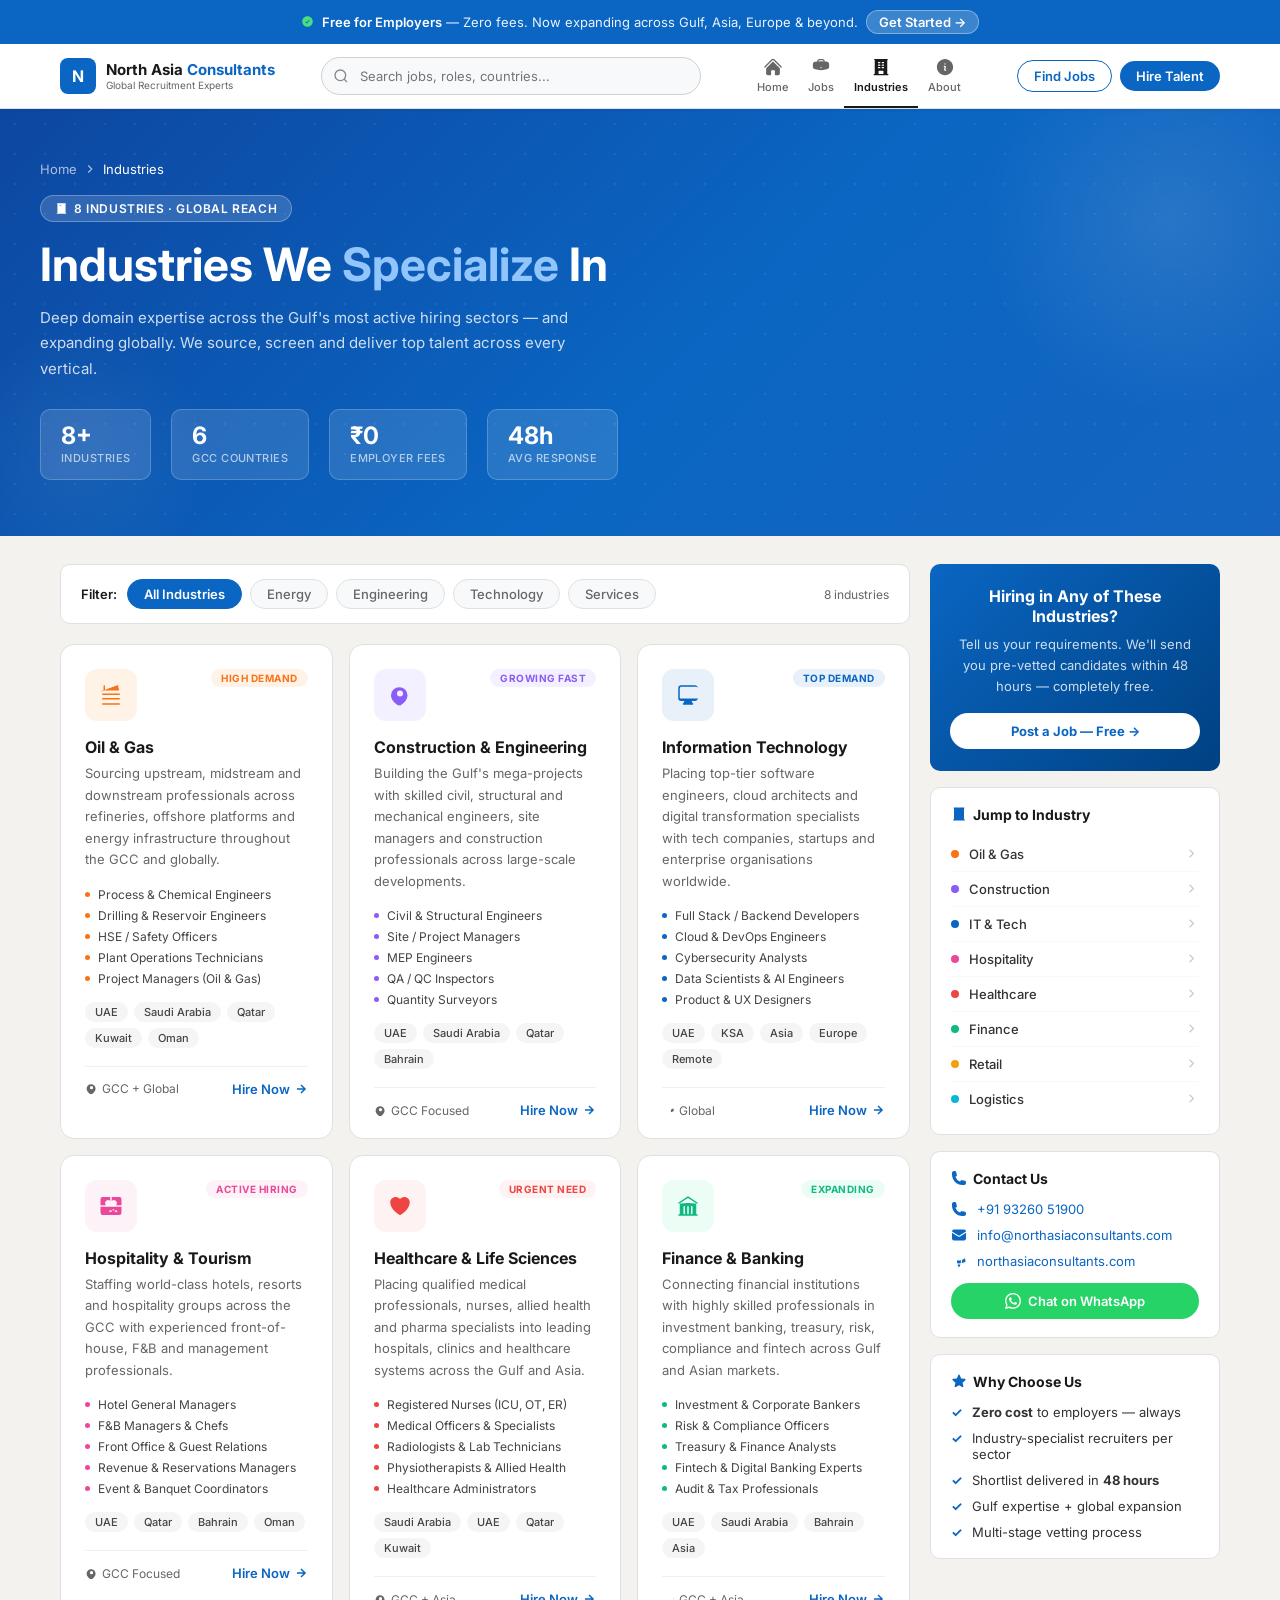
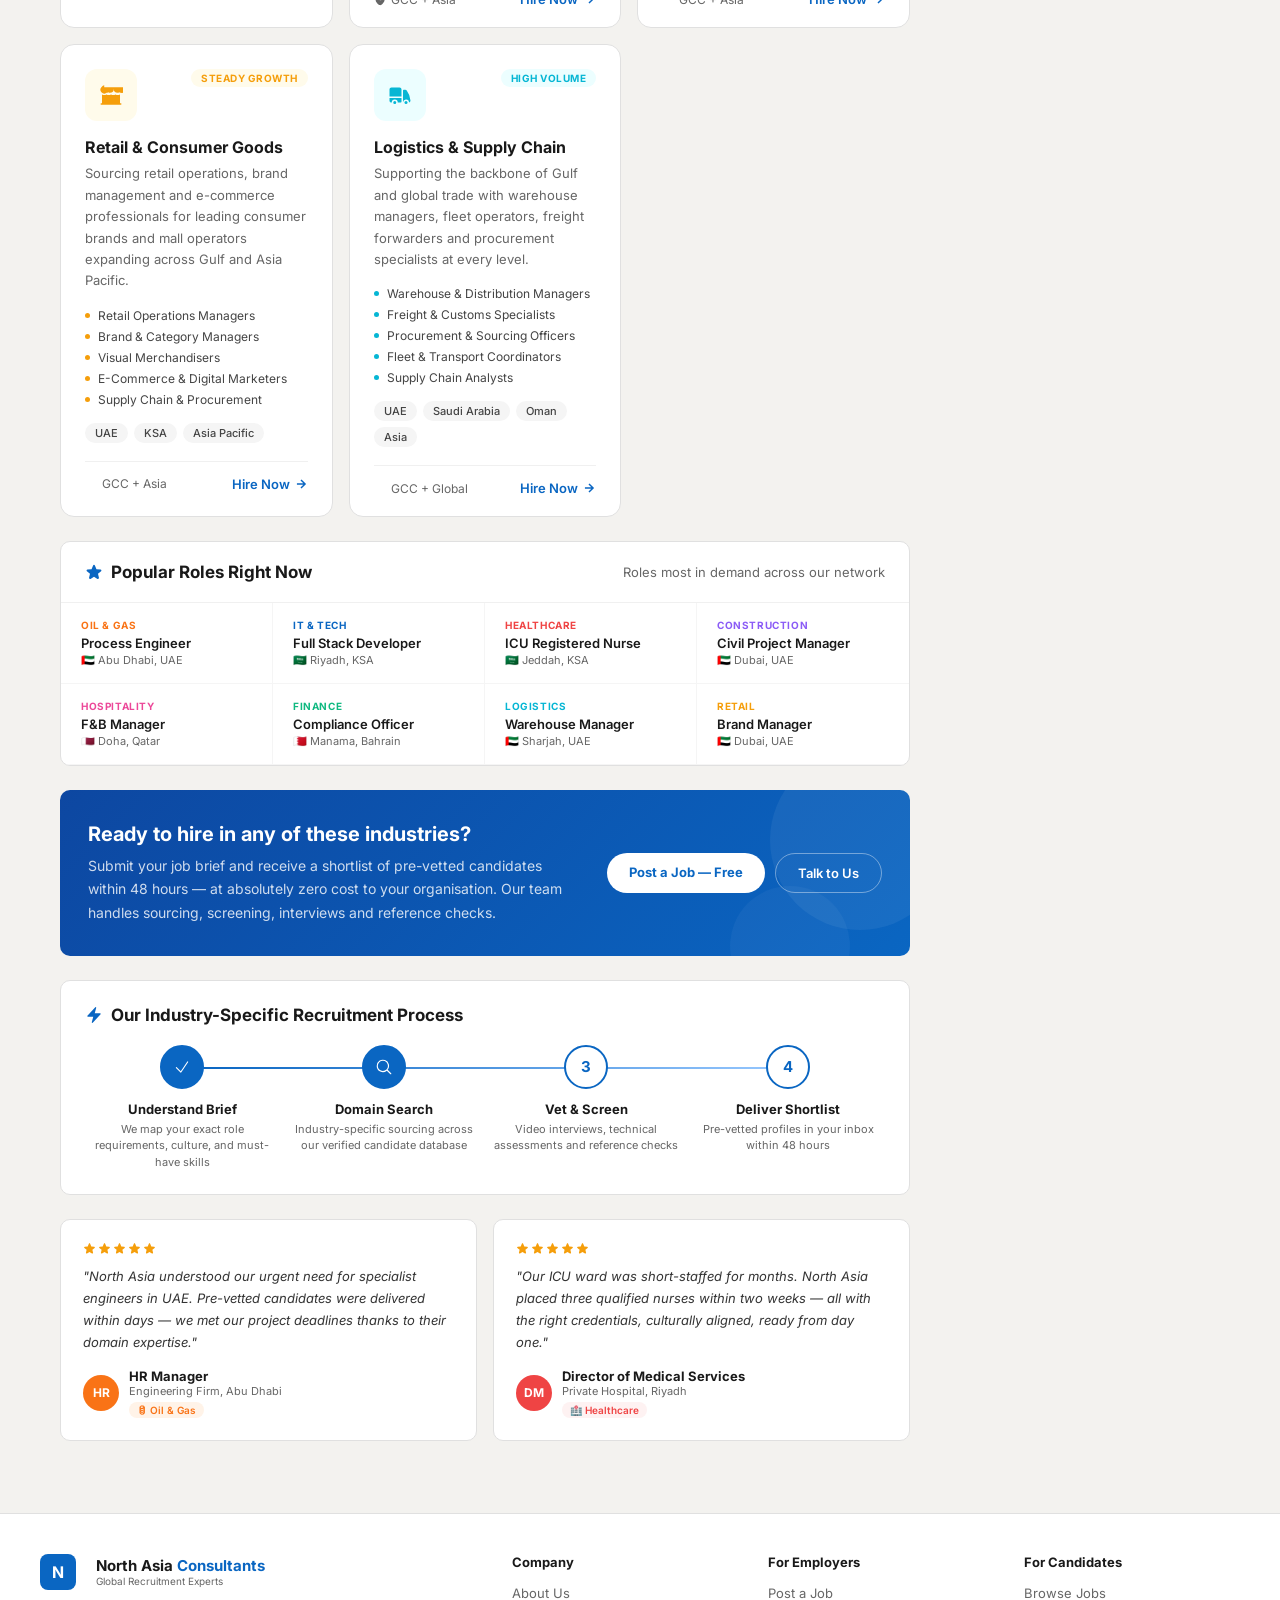
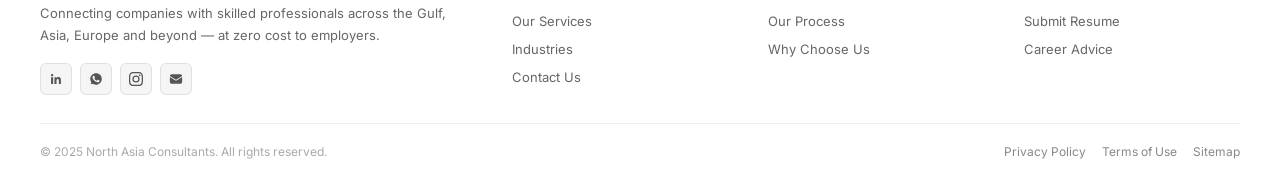
<file: industries.html>
<!DOCTYPE html>
<html lang="en">
<head>
  <meta charset="UTF-8">
  <meta name="viewport" content="width=device-width, initial-scale=1.0">
  <title>Industries We Serve | North Asia Consultants</title>
  <link rel="preconnect" href="https://fonts.googleapis.com">
  <link href="https://fonts.googleapis.com/css2?family=Inter:wght@400;500;600;700&display=swap" rel="stylesheet">
  <style>
    /* ===================== RESET & BASE ===================== */
    *, *::before, *::after { box-sizing: border-box; margin: 0; padding: 0; }
    html { scroll-behavior: smooth; font-size: 16px; }
    body { font-family: 'Inter', -apple-system, BlinkMacSystemFont, sans-serif; background: #f3f2ef; color: #191919; overflow-x: hidden; -webkit-font-smoothing: antialiased; }
    img { max-width: 100%; display: block; }
    a { text-decoration: none; }
 
    :root {
      --blue: #0a66c2;
      --blue-dark: #004182;
      --blue-light: #e8f0fa;
      --green: #057642;
      --white: #ffffff;
      --bg: #f3f2ef;
      --border: #e0e0e0;
      --text: #191919;
      --muted: #666666;
      --radius: 10px;
    }
 
    /* ===================== SCROLL PROGRESS ===================== */
    #progress { position: fixed; top: 0; left: 0; height: 3px; background: linear-gradient(90deg, var(--blue), #38bdf8); width: 0%; z-index: 9999; }
 
    /* ===================== ANIMATIONS ===================== */
    @keyframes fadeUp   { from { opacity:0; transform:translateY(28px); } to { opacity:1; transform:translateY(0); } }
    @keyframes pulse    { 0%,100% { transform:scale(1); } 50% { transform:scale(1.06); } }
    @keyframes float    { 0%,100% { transform:translateY(0); } 50% { transform:translateY(-7px); } }
    @keyframes spin     { from { transform:rotate(0deg); } to { transform:rotate(360deg); } }
 
    .reveal { opacity:0; transform:translateY(24px); transition: opacity .6s cubic-bezier(.4,0,.2,1), transform .6s cubic-bezier(.4,0,.2,1); }
    .reveal.visible { opacity:1; transform:translateY(0); }
    .reveal-left  { opacity:0; transform:translateX(-24px); transition: opacity .6s cubic-bezier(.4,0,.2,1), transform .6s cubic-bezier(.4,0,.2,1); }
    .reveal-left.visible  { opacity:1; transform:translateX(0); }
    .reveal-right { opacity:0; transform:translateX(24px); transition: opacity .6s cubic-bezier(.4,0,.2,1), transform .6s cubic-bezier(.4,0,.2,1); }
    .reveal-right.visible { opacity:1; transform:translateX(0); }
    .rd1 { transition-delay:.08s; } .rd2 { transition-delay:.16s; } .rd3 { transition-delay:.24s; }
    .rd4 { transition-delay:.32s; } .rd5 { transition-delay:.40s; } .rd6 { transition-delay:.48s; }
 
    /* ===================== TOPBAR ===================== */
    .topbar { background:var(--blue); padding:10px 16px; display:flex; align-items:center; justify-content:center; gap:8px; flex-wrap:wrap; text-align:center; }
    .topbar p  { font-size:13px; color:rgba(255,255,255,.92); line-height:1.4; }
    .topbar strong { color:#fff; font-weight:600; }
    .topbar a  { color:#fff; font-weight:600; font-size:13px; background:rgba(255,255,255,.2); padding:3px 12px; border-radius:100px; border:1px solid rgba(255,255,255,.35); transition:background .2s; white-space:nowrap; }
    .topbar a:hover { background:rgba(255,255,255,.3); }
 
    /* ===================== NAVBAR ===================== */
    nav { background:#fff; border-bottom:1px solid var(--border); position:sticky; top:0; z-index:900; box-shadow:0 1px 4px rgba(0,0,0,.06); }
    .nav-inner { max-width:1200px; margin:0 auto; padding:0 20px; height:64px; display:flex; align-items:center; justify-content:space-between; gap:12px; }
    .logo { display:flex; align-items:center; gap:10px; flex-shrink:0; }
    .logo-icon { width:36px; height:36px; background:var(--blue); border-radius:8px; display:flex; align-items:center; justify-content:center; color:#fff; font-weight:700; font-size:16px; flex-shrink:0; }
    .logo-text { line-height:1.2; }
    .logo-name { font-size:15px; font-weight:700; color:var(--text); white-space:nowrap; }
    .logo-name span { color:var(--blue); }
    .logo-tagline { font-size:10px; color:var(--muted); }
    .nav-search { flex:1; max-width:380px; position:relative; }
    .nav-search input { width:100%; height:38px; border:1.5px solid #d0d0d0; border-radius:20px; padding:0 16px 0 38px; font-size:13px; font-family:inherit; outline:none; background:#f8f9fa; color:var(--text); transition:border-color .2s, box-shadow .2s; }
    .nav-search input:focus { border-color:var(--blue); background:#fff; box-shadow:0 0 0 3px rgba(10,102,194,.1); }
    .nav-search .s-icon { position:absolute; left:12px; top:50%; transform:translateY(-50%); width:16px; height:16px; color:#888; }
    .nav-links { display:flex; align-items:center; }
    .nav-links a { display:flex; flex-direction:column; align-items:center; justify-content:center; padding:0 10px; height:64px; color:var(--muted); font-size:11px; font-weight:500; gap:3px; border-bottom:2px solid transparent; transition:all .2s; white-space:nowrap; }
    .nav-links a svg { width:20px; height:20px; }
    .nav-links a:hover, .nav-links a.active { color:var(--text); border-bottom-color:var(--text); font-weight:600; }
    .nav-cta { display:flex; gap:8px; align-items:center; flex-shrink:0; }
    .btn-outline-nav { padding:7px 16px; border:1.5px solid var(--blue); border-radius:20px; color:var(--blue); font-size:13px; font-weight:600; transition:all .2s; }
    .btn-outline-nav:hover { background:var(--blue-light); }
    .btn-solid-nav { padding:7px 16px; background:var(--blue); border-radius:20px; color:#fff; font-size:13px; font-weight:600; transition:all .2s; }
    .btn-solid-nav:hover { background:var(--blue-dark); transform:translateY(-1px); }
    .hamburger { display:none; background:none; border:none; cursor:pointer; padding:6px; color:var(--text); }
    #mobileMenu { display:none; background:#fff; border-top:1px solid var(--border); padding:12px 20px 20px; }
    #mobileMenu.open { display:block; animation:fadeUp .25s ease; }
    #mobileMenu a { display:flex; align-items:center; gap:12px; padding:12px 0; font-size:15px; color:#333; border-bottom:1px solid #f5f5f5; font-weight:500; }
    #mobileMenu a:last-child { border:none; }
    #mobileMenu a svg { width:18px; height:18px; color:var(--blue); }
    .mob-cta-row { display:flex; gap:10px; margin-top:14px; }
    .mob-cta-row a { flex:1; text-align:center; padding:10px; border-radius:20px; font-size:14px; font-weight:600; }
    .mob-cta-row .mc-outline { border:1.5px solid var(--blue); color:var(--blue); }
    .mob-cta-row .mc-solid  { background:var(--blue); color:#fff; }
 
    /* ===================== PAGE HERO ===================== */
    .page-hero { background:linear-gradient(135deg,#0d47a1 0%,#0a66c2 55%,#1565c0 100%); padding:52px 20px 56px; position:relative; overflow:hidden; }
    .ph-dots  { position:absolute; inset:0; background-image:radial-gradient(circle,rgba(255,255,255,.07) 1px,transparent 1px); background-size:30px 30px; pointer-events:none; }
    .ph-glow  { position:absolute; top:-100px; right:-100px; width:420px; height:420px; background:radial-gradient(circle,rgba(255,255,255,.1) 0%,transparent 65%); border-radius:50%; pointer-events:none; }
    .ph-glow2 { position:absolute; bottom:-60px; left:-60px; width:280px; height:280px; background:radial-gradient(circle,rgba(255,255,255,.06) 0%,transparent 65%); border-radius:50%; pointer-events:none; }
    .ph-inner { max-width:1200px; margin:0 auto; position:relative; z-index:2; }
    .ph-breadcrumb { display:flex; align-items:center; gap:6px; font-size:13px; color:rgba(255,255,255,.65); margin-bottom:18px; flex-wrap:wrap; }
    .ph-breadcrumb a { color:rgba(255,255,255,.65); transition:color .2s; }
    .ph-breadcrumb a:hover { color:#fff; }
    .ph-breadcrumb svg { width:14px; height:14px; flex-shrink:0; }
    .ph-breadcrumb span { color:#fff; }
    .ph-badge { display:inline-flex; align-items:center; gap:6px; background:rgba(255,255,255,.15); border:1px solid rgba(255,255,255,.28); color:#fff; font-size:12px; font-weight:600; letter-spacing:.05em; text-transform:uppercase; padding:5px 14px; border-radius:100px; margin-bottom:16px; animation:fadeUp .6s ease both; }
    .ph-badge svg { width:13px; height:13px; }
    .ph-h1 { font-size:clamp(26px,4vw,46px); font-weight:700; color:#fff; line-height:1.15; margin-bottom:14px; animation:fadeUp .6s .1s ease both; }
    .ph-h1 em { color:#93c5fd; font-style:normal; }
    .ph-sub { font-size:clamp(13px,2vw,15px); color:rgba(255,255,255,.8); line-height:1.7; max-width:580px; margin-bottom:28px; animation:fadeUp .6s .2s ease both; }
    .ph-stats { display:flex; flex-wrap:wrap; gap:20px; animation:fadeUp .6s .3s ease both; }
    .ph-stat { background:rgba(255,255,255,.12); border:1px solid rgba(255,255,255,.2); border-radius:10px; padding:14px 20px; min-width:110px; }
    .ph-stat .num { font-size:24px; font-weight:700; color:#fff; line-height:1; }
    .ph-stat .lbl { font-size:11px; color:rgba(255,255,255,.65); margin-top:3px; font-weight:500; text-transform:uppercase; letter-spacing:.04em; }
 
    /* ===================== LAYOUT ===================== */
    .page-wrap { max-width:1200px; margin:0 auto; padding:28px 20px; }
 
    /* ===================== FILTER BAR ===================== */
    .filter-bar { background:#fff; border:1px solid var(--border); border-radius:var(--radius); padding:14px 20px; margin-bottom:20px; display:flex; align-items:center; gap:10px; flex-wrap:wrap; }
    .filter-label { font-size:13px; font-weight:600; color:var(--text); flex-shrink:0; }
    .filter-chips { display:flex; gap:8px; flex-wrap:wrap; flex:1; }
    .fchip { padding:6px 16px; border-radius:100px; font-size:13px; font-weight:500; cursor:pointer; border:1.5px solid var(--border); background:#f8f9fa; color:var(--muted); transition:all .2s; white-space:nowrap; }
    .fchip:hover { border-color:var(--blue); color:var(--blue); background:var(--blue-light); }
    .fchip.active { background:var(--blue); border-color:var(--blue); color:#fff; font-weight:600; }
    .filter-count { font-size:12px; color:var(--muted); flex-shrink:0; margin-left:auto; }
 
    /* ===================== INDUSTRIES GRID ===================== */
    .industries-grid { display:grid; grid-template-columns:repeat(3,1fr); gap:16px; margin-bottom:24px; }
 
    .ind-card {
      background:#fff; border:1px solid var(--border); border-radius:14px;
      overflow:hidden; transition:all .3s cubic-bezier(.4,0,.2,1);
      cursor:pointer; position:relative;
    }
    .ind-card::before {
      content:''; position:absolute; top:0; left:0; right:0; height:4px;
      background:var(--ind-color, var(--blue));
      transform:scaleX(0); transform-origin:left; transition:transform .3s;
    }
    .ind-card:hover { transform:translateY(-4px); box-shadow:0 12px 40px rgba(0,0,0,.1); border-color:rgba(10,102,194,.2); }
    .ind-card:hover::before { transform:scaleX(1); }
 
    .ic-header { padding:24px 24px 0; display:flex; align-items:flex-start; justify-content:space-between; gap:12px; }
    .ic-icon { width:52px; height:52px; border-radius:12px; display:flex; align-items:center; justify-content:center; flex-shrink:0; transition:transform .3s; }
    .ind-card:hover .ic-icon { transform:scale(1.08); }
    .ic-icon svg { width:24px; height:24px; }
    .ic-badge { font-size:10px; font-weight:700; padding:3px 10px; border-radius:100px; text-transform:uppercase; letter-spacing:.05em; white-space:nowrap; }
 
    .ic-body { padding:16px 24px 20px; }
    .ic-title { font-size:16px; font-weight:700; color:var(--text); margin-bottom:6px; }
    .ic-desc  { font-size:13px; color:var(--muted); line-height:1.65; margin-bottom:16px; }
 
    .ic-roles { display:flex; flex-direction:column; gap:6px; margin-bottom:16px; }
    .ic-role  { display:flex; align-items:center; gap:8px; font-size:12px; color:#444; }
    .ic-role::before { content:''; width:5px; height:5px; border-radius:50%; background:var(--ind-color, var(--blue)); flex-shrink:0; }
 
    .ic-tags { display:flex; flex-wrap:wrap; gap:6px; margin-bottom:18px; }
    .ic-tag  { background:#f5f5f5; color:#444; font-size:11px; font-weight:500; padding:3px 10px; border-radius:100px; }
 
    .ic-footer { display:flex; align-items:center; justify-content:space-between; padding-top:14px; border-top:1px solid #f0f0f0; }
    .ic-stat { font-size:12px; color:var(--muted); display:flex; align-items:center; gap:4px; }
    .ic-stat svg { width:13px; height:13px; }
    .ic-link { font-size:13px; font-weight:600; color:var(--blue); display:flex; align-items:center; gap:4px; transition:gap .2s; }
    .ind-card:hover .ic-link { gap:8px; }
    .ic-link svg { width:14px; height:14px; }
 
    /* ===================== ROLES SPOTLIGHT ===================== */
    .spotlight { background:#fff; border:1px solid var(--border); border-radius:var(--radius); overflow:hidden; margin-bottom:24px; }
    .spotlight-head { padding:20px 24px; border-bottom:1px solid #f0f0f0; display:flex; align-items:center; justify-content:space-between; flex-wrap:wrap; gap:10px; }
    .spotlight-title { font-size:17px; font-weight:700; color:var(--text); display:flex; align-items:center; gap:8px; }
    .spotlight-title svg { width:18px; height:18px; color:var(--blue); }
    .spotlight-sub { font-size:13px; color:var(--muted); }
 
    .roles-grid { display:grid; grid-template-columns:repeat(4,1fr); gap:0; }
    .role-item { padding:16px 20px; border-right:1px solid #f5f5f5; border-bottom:1px solid #f5f5f5; transition:background .2s; cursor:default; }
    .role-item:hover { background:#f9f9f9; }
    .role-item:nth-child(4n) { border-right:none; }
    .ri-label { font-size:10px; font-weight:700; text-transform:uppercase; letter-spacing:.06em; margin-bottom:4px; }
    .ri-title { font-size:13px; font-weight:600; color:var(--text); margin-bottom:2px; }
    .ri-loc   { font-size:11px; color:var(--muted); }
 
    /* ===================== HOW WE HELP STRIP ===================== */
    .help-strip { background:linear-gradient(135deg,#0d47a1,#0a66c2); border-radius:var(--radius); padding:32px 28px; margin-bottom:24px; position:relative; overflow:hidden; }
    .help-strip::before { content:''; position:absolute; right:-40px; top:-40px; width:180px; height:180px; background:rgba(255,255,255,.06); border-radius:50%; }
    .help-strip::after  { content:''; position:absolute; right:60px; bottom:-50px; width:120px; height:120px; background:rgba(255,255,255,.04); border-radius:50%; }
    .hs-inner { position:relative; z-index:2; display:grid; grid-template-columns:1fr auto; gap:24px; align-items:center; }
    .hs-text h3 { font-size:20px; font-weight:700; color:#fff; margin-bottom:8px; }
    .hs-text p  { font-size:14px; color:rgba(255,255,255,.8); line-height:1.65; max-width:520px; }
    .hs-actions { display:flex; gap:10px; flex-shrink:0; flex-wrap:wrap; }
    .hs-btn-white  { padding:11px 22px; background:#fff; color:var(--blue); border-radius:20px; font-size:13px; font-weight:700; transition:all .2s; white-space:nowrap; }
    .hs-btn-white:hover  { background:#e8f0fa; transform:translateY(-1px); }
    .hs-btn-ghost  { padding:11px 22px; border:1.5px solid rgba(255,255,255,.4); color:#fff; border-radius:20px; font-size:13px; font-weight:600; transition:all .2s; white-space:nowrap; }
    .hs-btn-ghost:hover  { background:rgba(255,255,255,.12); }
 
    /* ===================== PROCESS SECTION ===================== */
    .process-card { background:#fff; border:1px solid var(--border); border-radius:var(--radius); padding:24px; margin-bottom:24px; }
    .pc-title { font-size:17px; font-weight:700; color:var(--text); margin-bottom:20px; display:flex; align-items:center; gap:8px; }
    .pc-title svg { width:18px; height:18px; color:var(--blue); }
    .process-steps { display:grid; grid-template-columns:repeat(4,1fr); gap:8px; position:relative; }
    .ps-line { position:absolute; top:22px; left:calc(12.5% + 16px); right:calc(12.5% + 16px); height:2px; background:linear-gradient(90deg,var(--blue),#93c5fd); z-index:0; }
    .ps { text-align:center; padding:0 4px; position:relative; z-index:1; }
    .ps-num { width:44px; height:44px; border-radius:50%; display:flex; align-items:center; justify-content:center; margin:0 auto 12px; font-size:15px; font-weight:700; background:#fff; border:2px solid var(--blue); color:var(--blue); }
    .ps-num.done { background:var(--blue); color:#fff; }
    .ps-num svg { width:18px; height:18px; }
    .ps-t { font-size:13px; font-weight:700; color:var(--text); margin-bottom:4px; }
    .ps-d { font-size:11px; color:var(--muted); line-height:1.5; }
 
    /* ===================== TESTIMONIALS ===================== */
    .testi-row { display:grid; grid-template-columns:1fr 1fr; gap:16px; margin-bottom:24px; }
    .tc { background:#fff; border:1px solid var(--border); border-radius:var(--radius); padding:22px; transition:box-shadow .2s; }
    .tc:hover { box-shadow:0 4px 20px rgba(0,0,0,.08); }
    .tc-stars { display:flex; gap:2px; margin-bottom:10px; }
    .tc-stars svg { width:13px; height:13px; color:#f59e0b; }
    .tc-text { font-size:13px; color:#333; line-height:1.7; font-style:italic; margin-bottom:14px; }
    .tc-author { display:flex; align-items:center; gap:10px; }
    .tc-av { width:36px; height:36px; border-radius:50%; display:flex; align-items:center; justify-content:center; font-size:12px; font-weight:700; color:#fff; flex-shrink:0; }
    .tc-name { font-size:13px; font-weight:700; color:var(--text); }
    .tc-role { font-size:11px; color:var(--muted); }
    .tc-ind  { display:inline-flex; align-items:center; gap:4px; font-size:10px; font-weight:600; padding:2px 8px; border-radius:100px; margin-top:3px; }
 
    /* ===================== SIDEBAR ===================== */
    .two-col { display:grid; grid-template-columns:1fr 290px; gap:20px; align-items:start; }
    .sidebar-card { background:#fff; border:1px solid var(--border); border-radius:var(--radius); overflow:hidden; margin-bottom:16px; }
    .sc-pad { padding:18px 20px; }
    .sc-title { font-size:14px; font-weight:700; color:var(--text); margin-bottom:14px; display:flex; align-items:center; gap:6px; }
    .sc-title svg { width:16px; height:16px; color:var(--blue); }
 
    /* Hiring CTA sidebar */
    .hire-cta { background:linear-gradient(135deg,#0a66c2,#004182); border-radius:var(--radius); padding:22px 20px; margin-bottom:16px; text-align:center; }
    .hire-cta h3 { font-size:16px; font-weight:700; color:#fff; margin-bottom:8px; }
    .hire-cta p  { font-size:13px; color:rgba(255,255,255,.8); line-height:1.6; margin-bottom:16px; }
    .hire-cta a  { display:block; background:#fff; color:var(--blue); padding:10px; border-radius:20px; font-size:13px; font-weight:700; transition:all .2s; }
    .hire-cta a:hover { background:#e8f0fa; }
 
    /* Industry quick-nav */
    .ind-nav-item { display:flex; align-items:center; gap:10px; padding:9px 0; border-bottom:1px solid #f8f8f8; cursor:pointer; transition:color .15s; color:#333; font-size:13px; font-weight:500; }
    .ind-nav-item:last-child { border:none; }
    .ind-nav-item:hover { color:var(--blue); }
    .ind-nav-dot { width:8px; height:8px; border-radius:50%; flex-shrink:0; }
    .ind-nav-item svg { width:15px; height:15px; margin-left:auto; color:#ccc; transition:color .15s; }
    .ind-nav-item:hover svg { color:var(--blue); }
 
    /* Contact sidebar */
    .ci { display:flex; align-items:center; gap:10px; font-size:13px; color:#333; margin-bottom:10px; }
    .ci svg { width:16px; height:16px; color:var(--blue); flex-shrink:0; }
    .ci a { color:var(--blue); }
    .ci a:hover { text-decoration:underline; }
    .wa-btn { display:flex; align-items:center; justify-content:center; gap:7px; background:#25d366; color:#fff; padding:10px; border-radius:20px; font-size:13px; font-weight:600; margin-top:14px; transition:background .2s; }
    .wa-btn:hover { background:#1db954; }
    .wa-btn svg { width:16px; height:16px; }
 
    /* ===================== FOOTER ===================== */
    footer { background:#fff; border-top:1px solid var(--border); margin-top:20px; padding:40px 20px 24px; }
    .footer-inner { max-width:1200px; margin:0 auto; }
    .footer-grid { display:grid; grid-template-columns:2fr 1fr 1fr 1fr; gap:40px; padding-bottom:28px; border-bottom:1px solid #eee; }
    .footer-brand p { font-size:13px; color:var(--muted); line-height:1.75; margin:12px 0 16px; }
    .footer-social { display:flex; gap:8px; }
    .fs-btn { width:32px; height:32px; border-radius:6px; background:#f5f5f5; border:1px solid var(--border); display:flex; align-items:center; justify-content:center; color:#555; transition:all .2s; }
    .fs-btn:hover { background:var(--blue); border-color:var(--blue); color:#fff; }
    .fs-btn svg { width:14px; height:14px; }
    .fc h4 { font-size:13px; font-weight:700; color:var(--text); margin-bottom:12px; }
    .fc ul { list-style:none; display:flex; flex-direction:column; gap:8px; }
    .fc ul li a { font-size:13px; color:var(--muted); transition:color .2s; }
    .fc ul li a:hover { color:var(--blue); }
    .footer-bottom { display:flex; align-items:center; justify-content:space-between; flex-wrap:wrap; gap:10px; padding-top:20px; }
    .footer-bottom p { font-size:12px; color:#aaa; }
    .footer-links { display:flex; gap:16px; }
    .footer-links a { font-size:12px; color:#888; transition:color .2s; }
    .footer-links a:hover { color:var(--blue); }
 
    /* ===================== RESPONSIVE ===================== */
    @media (max-width:1100px) {
      .two-col { grid-template-columns:1fr 270px; }
      .industries-grid { grid-template-columns:repeat(2,1fr); }
      .roles-grid { grid-template-columns:repeat(3,1fr); }
    }
    @media (max-width:960px) {
      .two-col { grid-template-columns:1fr; }
      .sidebar { display:grid; grid-template-columns:1fr 1fr; gap:16px; }
      .sidebar-card, .hire-cta { margin-bottom:0; }
      .hs-inner { grid-template-columns:1fr; }
      .hs-actions { justify-content:flex-start; }
      .roles-grid { grid-template-columns:repeat(2,1fr); }
      .process-steps { grid-template-columns:1fr 1fr; gap:16px; }
      .ps-line { display:none; }
      .footer-grid { grid-template-columns:1fr 1fr; gap:28px; }
      .testi-row { grid-template-columns:1fr; }
    }
    @media (max-width:680px) {
      .nav-search, .nav-links, .nav-cta { display:none; }
      .hamburger { display:block; }
      .nav-inner { height:56px; }
      .industries-grid { grid-template-columns:1fr; }
      .roles-grid { grid-template-columns:1fr 1fr; }
      .filter-chips { gap:6px; }
      .fchip { font-size:12px; padding:5px 12px; }
      .sidebar { grid-template-columns:1fr; }
      .footer-grid { grid-template-columns:1fr; gap:24px; }
      .footer-bottom { flex-direction:column; align-items:flex-start; }
      .ph-stats { gap:10px; }
      .ph-stat { padding:12px 16px; min-width:90px; }
      .page-wrap { padding:16px 14px; }
    }
    @media (max-width:420px) {
      .roles-grid { grid-template-columns:1fr; }
      .process-steps { grid-template-columns:1fr; }
      .industries-grid { grid-template-columns:1fr; }
    }
  </style>
</head>
<body>
  <div id="progress"></div>
 
  <!-- TOPBAR -->
  <div class="topbar">
    <p>
      <svg style="width:13px;height:13px;display:inline;vertical-align:-1px;margin-right:4px" viewBox="0 0 24 24" fill="#4ade80"><path fill-rule="evenodd" d="M2.25 12c0-5.385 4.365-9.75 9.75-9.75s9.75 4.365 9.75 9.75-4.365 9.75-9.75 9.75S2.25 17.385 2.25 12zm13.36-1.814a.75.75 0 10-1.22-.872l-3.236 4.53L9.53 12.22a.75.75 0 00-1.06 1.06l2.25 2.25a.75.75 0 001.14-.094l3.75-5.25z" clip-rule="evenodd"/></svg>
      <strong>Free for Employers</strong> — Zero fees. Now expanding across Gulf, Asia, Europe & beyond.
    </p>
    <a href="/contact.html">Get Started →</a>
  </div>
 
  <!-- NAVBAR -->
  <nav>
    <div class="nav-inner">
      <a href="/" class="logo">
        <div class="logo-icon">N</div>
        <div class="logo-text">
          <div class="logo-name">North Asia <span>Consultants</span></div>
          <div class="logo-tagline">Global Recruitment Experts</div>
        </div>
      </a>
      <div class="nav-search">
        <svg class="s-icon" viewBox="0 0 24 24" fill="none" stroke="currentColor" stroke-width="2"><circle cx="11" cy="11" r="8"/><path d="m21 21-4.35-4.35"/></svg>
        <input type="text" placeholder="Search jobs, roles, countries...">
      </div>
      <div class="nav-links">
        <a href="/index.html">
          <svg viewBox="0 0 24 24" fill="currentColor"><path d="M11.47 3.84a.75.75 0 011.06 0l8.69 8.69a.75.75 0 101.06-1.06l-8.689-8.69a2.25 2.25 0 00-3.182 0l-8.69 8.69a.75.75 0 001.061 1.06l8.69-8.69z"/><path d="M12 5.432l8.159 8.159c.03.03.06.058.091.086v6.198c0 1.035-.84 1.875-1.875 1.875H15a.75.75 0 01-.75-.75v-4.5a.75.75 0 00-.75-.75h-3a.75.75 0 00-.75.75V21a.75.75 0 01-.75.75H5.625a1.875 1.875 0 01-1.875-1.875v-6.198a2.29 2.29 0 00.091-.086L12 5.43z"/></svg>
          Home
        </a>
        <a href="/jobs.html">
          <svg viewBox="0 0 24 24" fill="currentColor"><path fill-rule="evenodd" d="M7.5 5.25a3 3 0 013-3h3a3 3 0 013 3v.205c.933.085 1.857.197 2.774.334 1.454.218 2.476 1.483 2.476 2.917v3.033c0 1.211-.734 2.352-1.936 2.752A24.726 24.726 0 0112 15.75c-2.73 0-5.357-.442-7.814-1.259-1.202-.4-1.936-1.541-1.936-2.752V8.706c0-1.434 1.022-2.7 2.476-2.917A48.814 48.814 0 017.5 5.455V5.25zm7.5 0v.09a49.488 49.488 0 00-6 0v-.09a1.5 1.5 0 011.5-1.5h3a1.5 1.5 0 011.5 1.5zm-3 8.25a.75.75 0 100-1.5.75.75 0 000 1.5z" clip-rule="evenodd"/></svg>
          Jobs
        </a>
        <a href="/industries.html" class="active">
          <svg viewBox="0 0 24 24" fill="currentColor"><path fill-rule="evenodd" d="M4.5 2.25a.75.75 0 000 1.5v16.5h-.75a.75.75 0 000 1.5h16.5a.75.75 0 000-1.5h-.75V3.75a.75.75 0 000-1.5h-15zM9 6a.75.75 0 000 1.5h1.5a.75.75 0 000-1.5H9zm-.75 3.75A.75.75 0 019 9h1.5a.75.75 0 010 1.5H9a.75.75 0 01-.75-.75zM9 12a.75.75 0 000 1.5h1.5a.75.75 0 000-1.5H9zm3.75-5.25A.75.75 0 0113.5 6H15a.75.75 0 010 1.5h-1.5a.75.75 0 01-.75-.75zM13.5 9a.75.75 0 000 1.5H15A.75.75 0 0015 9h-1.5zm-.75 3.75a.75.75 0 01.75-.75H15a.75.75 0 010 1.5h-1.5a.75.75 0 01-.75-.75zM9 19.5v-2.25a.75.75 0 01.75-.75h4.5a.75.75 0 01.75.75v2.25a.75.75 0 01-.75.75h-4.5A.75.75 0 019 19.5z" clip-rule="evenodd"/></svg>
          Industries
        </a>
        <a href="/about.html">
          <svg viewBox="0 0 24 24" fill="currentColor"><path fill-rule="evenodd" d="M2.25 12c0-5.385 4.365-9.75 9.75-9.75s9.75 4.365 9.75 9.75-4.365 9.75-9.75 9.75S2.25 17.385 2.25 12zm8.706-1.442c1.146-.573 2.437.463 2.126 1.706l-.709 2.836.042-.02a.75.75 0 01.67 1.34l-.04.022c-1.147.573-2.438-.463-2.127-1.706l.71-2.836-.042.02a.75.75 0 11-.671-1.34l.041-.022zM12 9a.75.75 0 100-1.5A.75.75 0 0012 9z" clip-rule="evenodd"/></svg>
          About
        </a>
      </div>
      <div class="nav-cta">
        <a href="/candidates.html" class="btn-outline-nav">Find Jobs</a>
        <a href="/employers.html" class="btn-solid-nav">Hire Talent</a>
      </div>
      <button class="hamburger" onclick="toggleMenu()" aria-label="Menu">
        <svg width="24" height="24" viewBox="0 0 24 24" fill="none" stroke="currentColor" stroke-width="2"><line x1="3" y1="6" x2="21" y2="6"/><line x1="3" y1="12" x2="21" y2="12"/><line x1="3" y1="18" x2="21" y2="18"/></svg>
      </button>
    </div>
    <div id="mobileMenu">
      <a href="/index.html"><svg viewBox="0 0 24 24" fill="currentColor"><path d="M11.47 3.84a.75.75 0 011.06 0l8.69 8.69a.75.75 0 101.06-1.06l-8.689-8.69a2.25 2.25 0 00-3.182 0l-8.69 8.69a.75.75 0 001.061 1.06l8.69-8.69z"/></svg>Home</a>
      <a href="/jobs.html"><svg viewBox="0 0 24 24" fill="currentColor"><path fill-rule="evenodd" d="M7.5 5.25a3 3 0 013-3h3a3 3 0 013 3v.205c.933.085 1.857.197 2.774.334 1.454.218 2.476 1.483 2.476 2.917v3.033c0 1.211-.734 2.352-1.936 2.752A24.726 24.726 0 0112 15.75c-2.73 0-5.357-.442-7.814-1.259-1.202-.4-1.936-1.541-1.936-2.752V8.706c0-1.434 1.022-2.7 2.476-2.917A48.814 48.814 0 017.5 5.455V5.25zm7.5 0v.09a49.488 49.488 0 00-6 0v-.09a1.5 1.5 0 011.5-1.5h3a1.5 1.5 0 011.5 1.5z" clip-rule="evenodd"/></svg>Browse Jobs</a>
      <a href="/industries.html"><svg viewBox="0 0 24 24" fill="currentColor"><path fill-rule="evenodd" d="M4.5 2.25a.75.75 0 000 1.5v16.5h-.75a.75.75 0 000 1.5h16.5a.75.75 0 000-1.5h-.75V3.75a.75.75 0 000-1.5h-15z" clip-rule="evenodd"/></svg>Industries</a>
      <a href="/about.html"><svg viewBox="0 0 24 24" fill="currentColor"><path fill-rule="evenodd" d="M2.25 12c0-5.385 4.365-9.75 9.75-9.75s9.75 4.365 9.75 9.75-4.365 9.75-9.75 9.75S2.25 17.385 2.25 12z" clip-rule="evenodd"/></svg>About Us</a>
      <a href="/contact.html"><svg viewBox="0 0 24 24" fill="currentColor"><path fill-rule="evenodd" d="M1.5 4.5a3 3 0 013-3h1.372c.86 0 1.61.586 1.819 1.42l1.105 4.423a1.875 1.875 0 01-.694 1.955l-1.293.97c-.135.101-.164.249-.126.352a11.285 11.285 0 006.697 6.697c.103.038.25.009.352-.126l.97-1.293a1.875 1.875 0 011.955-.694l4.423 1.105c.834.209 1.42.959 1.42 1.82V19.5a3 3 0 01-3 3h-2.25C8.552 22.5 1.5 15.448 1.5 6.75V4.5z" clip-rule="evenodd"/></svg>Contact</a>
      <div class="mob-cta-row">
        <a href="/candidates.html" class="mc-outline">Find Jobs</a>
        <a href="/employers.html" class="mc-solid">Hire Talent</a>
      </div>
    </div>
  </nav>
 
  <!-- PAGE HERO -->
  <div class="page-hero">
    <div class="ph-dots"></div>
    <div class="ph-glow"></div>
    <div class="ph-glow2"></div>
    <div class="ph-inner">
      <div class="ph-breadcrumb">
        <a href="/index.html">Home</a>
        <svg viewBox="0 0 24 24" fill="none" stroke="currentColor" stroke-width="2"><polyline points="9 18 15 12 9 6"/></svg>
        <span>Industries</span>
      </div>
      <div class="ph-badge">
        <svg viewBox="0 0 24 24" fill="currentColor"><path fill-rule="evenodd" d="M4.5 2.25a.75.75 0 000 1.5v16.5h-.75a.75.75 0 000 1.5h16.5a.75.75 0 000-1.5h-.75V3.75a.75.75 0 000-1.5h-15zM9 6a.75.75 0 000 1.5h1.5a.75.75 0 000-1.5H9z" clip-rule="evenodd"/></svg>
        8 Industries · Global Reach
      </div>
      <h1 class="ph-h1">Industries We <em>Specialize</em> In</h1>
      <p class="ph-sub">Deep domain expertise across the Gulf's most active hiring sectors — and expanding globally. We source, screen and deliver top talent across every vertical.</p>
      <div class="ph-stats">
        <div class="ph-stat"><div class="num">8+</div><div class="lbl">Industries</div></div>
        <div class="ph-stat"><div class="num">6</div><div class="lbl">GCC Countries</div></div>
        <div class="ph-stat"><div class="num">₹0</div><div class="lbl">Employer Fees</div></div>
        <div class="ph-stat"><div class="num">48h</div><div class="lbl">Avg Response</div></div>
      </div>
    </div>
  </div>
 
  <!-- MAIN CONTENT -->
  <div class="page-wrap">
    <div class="two-col">
 
      <!-- LEFT / MAIN -->
      <div>
 
        <!-- FILTER BAR -->
        <div class="filter-bar reveal">
          <span class="filter-label">Filter:</span>
          <div class="filter-chips">
            <span class="fchip active" onclick="filterIndustry('all',this)">All Industries</span>
            <span class="fchip" onclick="filterIndustry('energy',this)">Energy</span>
            <span class="fchip" onclick="filterIndustry('engineering',this)">Engineering</span>
            <span class="fchip" onclick="filterIndustry('tech',this)">Technology</span>
            <span class="fchip" onclick="filterIndustry('services',this)">Services</span>
          </div>
          <span class="filter-count" id="filterCount">8 industries</span>
        </div>
 
        <!-- INDUSTRIES GRID -->
        <div class="industries-grid" id="industriesGrid">
 
          <!-- OIL & GAS -->
          <div class="ind-card reveal rd1" data-category="energy" style="--ind-color:#f97316;" id="oilgas">
            <div class="ic-header">
              <div class="ic-icon" style="background:#fff3e8;">
                <svg viewBox="0 0 24 24" fill="#f97316"><path d="M19.006 3.705a.75.75 0 00-.512-1.41L6 6.838V3a.75.75 0 00-1.5 0v4.93l-2.006.53A.75.75 0 002.984 9.5l.753-2.753A.75.75 0 004.5 7.5h15a.75.75 0 00.506-1.295z"/><path fill-rule="evenodd" d="M3 11.25a.75.75 0 01.75-.75h16.5a.75.75 0 010 1.5H3.75A.75.75 0 013 11.25zm0 4.5a.75.75 0 01.75-.75h16.5a.75.75 0 010 1.5H3.75A.75.75 0 013 15.75zm.75 4.5a.75.75 0 000 1.5h16.5a.75.75 0 000-1.5H3.75z" clip-rule="evenodd"/></svg>
              </div>
              <span class="ic-badge" style="background:#fff3e8;color:#f97316;">High Demand</span>
            </div>
            <div class="ic-body">
              <div class="ic-title">Oil & Gas</div>
              <div class="ic-desc">Sourcing upstream, midstream and downstream professionals across refineries, offshore platforms and energy infrastructure throughout the GCC and globally.</div>
              <div class="ic-roles">
                <div class="ic-role">Process & Chemical Engineers</div>
                <div class="ic-role">Drilling & Reservoir Engineers</div>
                <div class="ic-role">HSE / Safety Officers</div>
                <div class="ic-role">Plant Operations Technicians</div>
                <div class="ic-role">Project Managers (Oil & Gas)</div>
              </div>
              <div class="ic-tags">
                <span class="ic-tag">UAE</span><span class="ic-tag">Saudi Arabia</span><span class="ic-tag">Qatar</span><span class="ic-tag">Kuwait</span><span class="ic-tag">Oman</span>
              </div>
              <div class="ic-footer">
                <div class="ic-stat"><svg viewBox="0 0 24 24" fill="currentColor"><path fill-rule="evenodd" d="M11.54 22.351l.07.04.028.016a.76.76 0 00.723 0l.028-.015.071-.041a16.975 16.975 0 001.144-.742 19.58 19.58 0 002.683-2.282c1.944-2.079 3.218-4.366 3.218-6.901a8.25 8.25 0 00-16.5 0c0 2.535 1.274 4.822 3.218 6.9a19.58 19.58 0 002.682 2.282 16.975 16.975 0 001.145.742zM12 13.5a3 3 0 100-6 3 3 0 000 6z" clip-rule="evenodd"/></svg>GCC + Global</div>
                <a href="/contact.html" class="ic-link">Hire Now <svg viewBox="0 0 24 24" fill="none" stroke="currentColor" stroke-width="2.5"><path d="M5 12h14M12 5l7 7-7 7"/></svg></a>
              </div>
            </div>
          </div>
 
          <!-- CONSTRUCTION -->
          <div class="ind-card reveal rd2" data-category="engineering" style="--ind-color:#8b5cf6;" id="construction">
            <div class="ic-header">
              <div class="ic-icon" style="background:#f3f0ff;">
                <svg viewBox="0 0 24 24" fill="#8b5cf6"><path fill-rule="evenodd" d="M11.54 22.351l.07.04.028.016a.76.76 0 00.723 0l.028-.015.071-.041a16.975 16.975 0 001.144-.742 19.58 19.58 0 002.683-2.282c1.944-2.079 3.218-4.366 3.218-6.901a8.25 8.25 0 00-16.5 0c0 2.535 1.274 4.822 3.218 6.9a19.58 19.58 0 002.682 2.282 16.975 16.975 0 001.145.742zM12 13.5a3 3 0 100-6 3 3 0 000 6z" clip-rule="evenodd"/></svg>
              </div>
              <span class="ic-badge" style="background:#f3f0ff;color:#8b5cf6;">Growing Fast</span>
            </div>
            <div class="ic-body">
              <div class="ic-title">Construction & Engineering</div>
              <div class="ic-desc">Building the Gulf's mega-projects with skilled civil, structural and mechanical engineers, site managers and construction professionals across large-scale developments.</div>
              <div class="ic-roles">
                <div class="ic-role">Civil & Structural Engineers</div>
                <div class="ic-role">Site / Project Managers</div>
                <div class="ic-role">MEP Engineers</div>
                <div class="ic-role">QA / QC Inspectors</div>
                <div class="ic-role">Quantity Surveyors</div>
              </div>
              <div class="ic-tags">
                <span class="ic-tag">UAE</span><span class="ic-tag">Saudi Arabia</span><span class="ic-tag">Qatar</span><span class="ic-tag">Bahrain</span>
              </div>
              <div class="ic-footer">
                <div class="ic-stat"><svg viewBox="0 0 24 24" fill="currentColor"><path fill-rule="evenodd" d="M11.54 22.351l.07.04.028.016a.76.76 0 00.723 0l.028-.015.071-.041a16.975 16.975 0 001.144-.742 19.58 19.58 0 002.683-2.282c1.944-2.079 3.218-4.366 3.218-6.901a8.25 8.25 0 00-16.5 0c0 2.535 1.274 4.822 3.218 6.9a19.58 19.58 0 002.682 2.282 16.975 16.975 0 001.145.742zM12 13.5a3 3 0 100-6 3 3 0 000 6z" clip-rule="evenodd"/></svg>GCC Focused</div>
                <a href="/contact.html" class="ic-link">Hire Now <svg viewBox="0 0 24 24" fill="none" stroke="currentColor" stroke-width="2.5"><path d="M5 12h14M12 5l7 7-7 7"/></svg></a>
              </div>
            </div>
          </div>
 
          <!-- IT & TECH -->
          <div class="ind-card reveal rd3" data-category="tech" style="--ind-color:#0a66c2;" id="it">
            <div class="ic-header">
              <div class="ic-icon" style="background:#e8f0fa;">
                <svg viewBox="0 0 24 24" fill="#0a66c2"><path fill-rule="evenodd" d="M2.25 5.25a3 3 0 013-3h13.5a3 3 0 013 3V15a3 3 0 01-3 3h-3v.257c0 .597.237 1.17.659 1.591l.621.622a.75.75 0 01-.53 1.28h-9a.75.75 0 01-.53-1.28l.621-.622a2.25 2.25 0 00.659-1.59V18h-3a3 3 0 01-3-3V5.25zm1.5 0v9.5c0 .414.336.75.75.75h16.5a.75.75 0 00.75-.75V5.25a1.5 1.5 0 00-1.5-1.5H5.25a1.5 1.5 0 00-1.5 1.5z" clip-rule="evenodd"/></svg>
              </div>
              <span class="ic-badge" style="background:#e8f0fa;color:#0a66c2;">Top Demand</span>
            </div>
            <div class="ic-body">
              <div class="ic-title">Information Technology</div>
              <div class="ic-desc">Placing top-tier software engineers, cloud architects and digital transformation specialists with tech companies, startups and enterprise organisations worldwide.</div>
              <div class="ic-roles">
                <div class="ic-role">Full Stack / Backend Developers</div>
                <div class="ic-role">Cloud & DevOps Engineers</div>
                <div class="ic-role">Cybersecurity Analysts</div>
                <div class="ic-role">Data Scientists & AI Engineers</div>
                <div class="ic-role">Product & UX Designers</div>
              </div>
              <div class="ic-tags">
                <span class="ic-tag">UAE</span><span class="ic-tag">KSA</span><span class="ic-tag">Asia</span><span class="ic-tag">Europe</span><span class="ic-tag">Remote</span>
              </div>
              <div class="ic-footer">
                <div class="ic-stat"><svg viewBox="0 0 24 24" fill="currentColor"><path d="M21.721 12.752a9.711 9.711 0 00-.945-5.003 12.754 12.754 0 01-4.339 2.708 18.991 18.991 0 01-.214 4.772 17.165 17.165 0 005.498-2.477z"/></svg>Global</div>
                <a href="/contact.html" class="ic-link">Hire Now <svg viewBox="0 0 24 24" fill="none" stroke="currentColor" stroke-width="2.5"><path d="M5 12h14M12 5l7 7-7 7"/></svg></a>
              </div>
            </div>
          </div>
 
          <!-- HOSPITALITY -->
          <div class="ind-card reveal rd4" data-category="services" style="--ind-color:#ec4899;" id="hospitality">
            <div class="ic-header">
              <div class="ic-icon" style="background:#fdf2f8;">
                <svg viewBox="0 0 24 24" fill="#ec4899"><path d="M11.25 3v4.046a3 3 0 00-4.277 4.204H1.5v-6A2.25 2.25 0 013.75 3h7.5zM12.75 3v4.011a3 3 0 014.239 4.239H22.5v-6A2.25 2.25 0 0020.25 3h-7.5zM22.5 12.75h-8.983a4.125 4.125 0 004.108 3.75.75.75 0 010 1.5 5.623 5.623 0 01-4.875-2.817V21h7.5a2.25 2.25 0 002.25-2.25v-6zM15.75 21v-5.817a5.623 5.623 0 01-4.875 2.817.75.75 0 010-1.5 4.126 4.126 0 004.108-3.75H1.5v6A2.25 2.25 0 003.75 21h12z"/></svg>
              </div>
              <span class="ic-badge" style="background:#fdf2f8;color:#ec4899;">Active Hiring</span>
            </div>
            <div class="ic-body">
              <div class="ic-title">Hospitality & Tourism</div>
              <div class="ic-desc">Staffing world-class hotels, resorts and hospitality groups across the GCC with experienced front-of-house, F&B and management professionals.</div>
              <div class="ic-roles">
                <div class="ic-role">Hotel General Managers</div>
                <div class="ic-role">F&B Managers & Chefs</div>
                <div class="ic-role">Front Office & Guest Relations</div>
                <div class="ic-role">Revenue & Reservations Managers</div>
                <div class="ic-role">Event & Banquet Coordinators</div>
              </div>
              <div class="ic-tags">
                <span class="ic-tag">UAE</span><span class="ic-tag">Qatar</span><span class="ic-tag">Bahrain</span><span class="ic-tag">Oman</span>
              </div>
              <div class="ic-footer">
                <div class="ic-stat"><svg viewBox="0 0 24 24" fill="currentColor"><path fill-rule="evenodd" d="M11.54 22.351l.07.04.028.016a.76.76 0 00.723 0l.028-.015.071-.041a16.975 16.975 0 001.144-.742 19.58 19.58 0 002.683-2.282c1.944-2.079 3.218-4.366 3.218-6.901a8.25 8.25 0 00-16.5 0c0 2.535 1.274 4.822 3.218 6.9a19.58 19.58 0 002.682 2.282 16.975 16.975 0 001.145.742zM12 13.5a3 3 0 100-6 3 3 0 000 6z" clip-rule="evenodd"/></svg>GCC Focused</div>
                <a href="/contact.html" class="ic-link">Hire Now <svg viewBox="0 0 24 24" fill="none" stroke="currentColor" stroke-width="2.5"><path d="M5 12h14M12 5l7 7-7 7"/></svg></a>
              </div>
            </div>
          </div>
 
          <!-- HEALTHCARE -->
          <div class="ind-card reveal rd5" data-category="services" style="--ind-color:#ef4444;" id="healthcare">
            <div class="ic-header">
              <div class="ic-icon" style="background:#fef2f2;">
                <svg viewBox="0 0 24 24" fill="#ef4444"><path d="M11.645 20.91l-.007-.003-.022-.012a15.247 15.247 0 01-.383-.218 25.18 25.18 0 01-4.244-3.17C4.688 15.36 2.25 12.174 2.25 8.25 2.25 5.322 4.714 3 7.688 3A5.5 5.5 0 0112 5.052 5.5 5.5 0 0116.313 3c2.973 0 5.437 2.322 5.437 5.25 0 3.925-2.438 7.111-4.739 9.256a25.175 25.175 0 01-4.244 3.17 15.247 15.247 0 01-.383.219l-.022.012-.007.004-.003.001a.752.752 0 01-.704 0l-.003-.001z"/></svg>
              </div>
              <span class="ic-badge" style="background:#fef2f2;color:#ef4444;">Urgent Need</span>
            </div>
            <div class="ic-body">
              <div class="ic-title">Healthcare & Life Sciences</div>
              <div class="ic-desc">Placing qualified medical professionals, nurses, allied health and pharma specialists into leading hospitals, clinics and healthcare systems across the Gulf and Asia.</div>
              <div class="ic-roles">
                <div class="ic-role">Registered Nurses (ICU, OT, ER)</div>
                <div class="ic-role">Medical Officers & Specialists</div>
                <div class="ic-role">Radiologists & Lab Technicians</div>
                <div class="ic-role">Physiotherapists & Allied Health</div>
                <div class="ic-role">Healthcare Administrators</div>
              </div>
              <div class="ic-tags">
                <span class="ic-tag">Saudi Arabia</span><span class="ic-tag">UAE</span><span class="ic-tag">Qatar</span><span class="ic-tag">Kuwait</span>
              </div>
              <div class="ic-footer">
                <div class="ic-stat"><svg viewBox="0 0 24 24" fill="currentColor"><path fill-rule="evenodd" d="M11.54 22.351l.07.04.028.016a.76.76 0 00.723 0l.028-.015.071-.041a16.975 16.975 0 001.144-.742 19.58 19.58 0 002.683-2.282c1.944-2.079 3.218-4.366 3.218-6.901a8.25 8.25 0 00-16.5 0c0 2.535 1.274 4.822 3.218 6.9a19.58 19.58 0 002.682 2.282 16.975 16.975 0 001.145.742zM12 13.5a3 3 0 100-6 3 3 0 000 6z" clip-rule="evenodd"/></svg>GCC + Asia</div>
                <a href="/contact.html" class="ic-link">Hire Now <svg viewBox="0 0 24 24" fill="none" stroke="currentColor" stroke-width="2.5"><path d="M5 12h14M12 5l7 7-7 7"/></svg></a>
              </div>
            </div>
          </div>
 
          <!-- FINANCE & BANKING -->
          <div class="ind-card reveal rd6" data-category="services" style="--ind-color:#10b981;" id="finance">
            <div class="ic-header">
              <div class="ic-icon" style="background:#ecfdf5;">
                <svg viewBox="0 0 24 24" fill="#10b981"><path d="M11.584 2.376a.75.75 0 01.832 0l9 6a.75.75 0 11-.832 1.248L12 3.901 3.416 9.624a.75.75 0 01-.832-1.248l9-6z"/><path fill-rule="evenodd" d="M20.25 10.332v9.918H21a.75.75 0 010 1.5H3a.75.75 0 010-1.5h.75v-9.918a.75.75 0 01.634-.74A49.109 49.109 0 0112 9c2.59 0 5.134.202 7.616.592a.75.75 0 01.634.74zm-7.5 2.418a.75.75 0 00-1.5 0v6.75a.75.75 0 001.5 0v-6.75zm3-.75a.75.75 0 01.75.75v6.75a.75.75 0 01-1.5 0v-6.75a.75.75 0 01.75-.75zM9 12.75a.75.75 0 00-1.5 0v6.75a.75.75 0 001.5 0v-6.75z" clip-rule="evenodd"/></svg>
              </div>
              <span class="ic-badge" style="background:#ecfdf5;color:#10b981;">Expanding</span>
            </div>
            <div class="ic-body">
              <div class="ic-title">Finance & Banking</div>
              <div class="ic-desc">Connecting financial institutions with highly skilled professionals in investment banking, treasury, risk, compliance and fintech across Gulf and Asian markets.</div>
              <div class="ic-roles">
                <div class="ic-role">Investment & Corporate Bankers</div>
                <div class="ic-role">Risk & Compliance Officers</div>
                <div class="ic-role">Treasury & Finance Analysts</div>
                <div class="ic-role">Fintech & Digital Banking Experts</div>
                <div class="ic-role">Audit & Tax Professionals</div>
              </div>
              <div class="ic-tags">
                <span class="ic-tag">UAE</span><span class="ic-tag">Saudi Arabia</span><span class="ic-tag">Bahrain</span><span class="ic-tag">Asia</span>
              </div>
              <div class="ic-footer">
                <div class="ic-stat"><svg viewBox="0 0 24 24" fill="currentColor"><path d="M21.721 12.752a9.711 9.711 0 00-.945-5.003z"/></svg>GCC + Asia</div>
                <a href="/contact.html" class="ic-link">Hire Now <svg viewBox="0 0 24 24" fill="none" stroke="currentColor" stroke-width="2.5"><path d="M5 12h14M12 5l7 7-7 7"/></svg></a>
              </div>
            </div>
          </div>
 
          <!-- RETAIL -->
          <div class="ind-card reveal rd1" data-category="services" style="--ind-color:#f59e0b;" id="retail">
            <div class="ic-header">
              <div class="ic-icon" style="background:#fffbeb;">
                <svg viewBox="0 0 24 24" fill="#f59e0b"><path fill-rule="evenodd" d="M5.223 2.25c-.497 0-.974.198-1.325.55l-1.3 1.298A3.75 3.75 0 007.5 9.75c.627.005 1.247-.178 1.75-.547.502.369 1.122.552 1.75.547a3.75 3.75 0 003.75-3.75 3.75 3.75 0 003.75 3.75c.628.005 1.247-.178 1.75-.547.502.369 1.122.552 1.75.547a3.75 3.75 0 004.902-3.652l-1.3-1.299a1.875 1.875 0 00-1.325-.549H5.223z" clip-rule="evenodd"/><path fill-rule="evenodd" d="M3 20.25v-8.755c1.42.674 3.08.673 4.5 0A5.234 5.234 0 009.75 12c.804 0 1.568-.182 2.25-.506a5.234 5.234 0 002.25.506c.804 0 1.567-.182 2.25-.506 1.42.674 3.08.675 4.5.001v8.755h.75a.75.75 0 010 1.5H2.25a.75.75 0 010-1.5H3z" clip-rule="evenodd"/></svg>
              </div>
              <span class="ic-badge" style="background:#fffbeb;color:#f59e0b;">Steady Growth</span>
            </div>
            <div class="ic-body">
              <div class="ic-title">Retail & Consumer Goods</div>
              <div class="ic-desc">Sourcing retail operations, brand management and e-commerce professionals for leading consumer brands and mall operators expanding across Gulf and Asia Pacific.</div>
              <div class="ic-roles">
                <div class="ic-role">Retail Operations Managers</div>
                <div class="ic-role">Brand & Category Managers</div>
                <div class="ic-role">Visual Merchandisers</div>
                <div class="ic-role">E-Commerce & Digital Marketers</div>
                <div class="ic-role">Supply Chain & Procurement</div>
              </div>
              <div class="ic-tags">
                <span class="ic-tag">UAE</span><span class="ic-tag">KSA</span><span class="ic-tag">Asia Pacific</span>
              </div>
              <div class="ic-footer">
                <div class="ic-stat"><svg viewBox="0 0 24 24" fill="currentColor"><path d="M21.721 12.752z"/></svg>GCC + Asia</div>
                <a href="/contact.html" class="ic-link">Hire Now <svg viewBox="0 0 24 24" fill="none" stroke="currentColor" stroke-width="2.5"><path d="M5 12h14M12 5l7 7-7 7"/></svg></a>
              </div>
            </div>
          </div>
 
          <!-- LOGISTICS -->
          <div class="ind-card reveal rd2" data-category="engineering" style="--ind-color:#06b6d4;" id="logistics">
            <div class="ic-header">
              <div class="ic-icon" style="background:#ecfeff;">
                <svg viewBox="0 0 24 24" fill="#06b6d4"><path d="M3.375 4.5C2.339 4.5 1.5 5.34 1.5 6.375V13.5h12V6.375c0-1.036-.84-1.875-1.875-1.875h-8.25zM13.5 15h-12v2.625c0 1.035.84 1.875 1.875 1.875h.375a3 3 0 116 0h3a.75.75 0 00.75-.75V15z"/><path d="M8.25 19.5a1.5 1.5 0 10-3 0 1.5 1.5 0 003 0zM15.75 6.75a.75.75 0 00-.75.75v11.25c0 .087.015.17.042.248a3 3 0 015.958.464c.853-.175 1.522-.935 1.464-1.883a18.659 18.659 0 00-3.732-10.104 1.837 1.837 0 00-1.47-.725H15.75z"/><path d="M19.5 19.5a1.5 1.5 0 10-3 0 1.5 1.5 0 003 0z"/></svg>
              </div>
              <span class="ic-badge" style="background:#ecfeff;color:#06b6d4;">High Volume</span>
            </div>
            <div class="ic-body">
              <div class="ic-title">Logistics & Supply Chain</div>
              <div class="ic-desc">Supporting the backbone of Gulf and global trade with warehouse managers, fleet operators, freight forwarders and procurement specialists at every level.</div>
              <div class="ic-roles">
                <div class="ic-role">Warehouse & Distribution Managers</div>
                <div class="ic-role">Freight & Customs Specialists</div>
                <div class="ic-role">Procurement & Sourcing Officers</div>
                <div class="ic-role">Fleet & Transport Coordinators</div>
                <div class="ic-role">Supply Chain Analysts</div>
              </div>
              <div class="ic-tags">
                <span class="ic-tag">UAE</span><span class="ic-tag">Saudi Arabia</span><span class="ic-tag">Oman</span><span class="ic-tag">Asia</span>
              </div>
              <div class="ic-footer">
                <div class="ic-stat"><svg viewBox="0 0 24 24" fill="currentColor"><path d="M21.721 12.752z"/></svg>GCC + Global</div>
                <a href="/contact.html" class="ic-link">Hire Now <svg viewBox="0 0 24 24" fill="none" stroke="currentColor" stroke-width="2.5"><path d="M5 12h14M12 5l7 7-7 7"/></svg></a>
              </div>
            </div>
          </div>
 
        </div><!-- /industries-grid -->
 
        <!-- POPULAR ROLES SPOTLIGHT -->
        <div class="spotlight reveal">
          <div class="spotlight-head">
            <div class="spotlight-title">
              <svg viewBox="0 0 24 24" fill="currentColor"><path fill-rule="evenodd" d="M10.788 3.21c.448-1.077 1.976-1.077 2.424 0l2.082 5.007 5.404.433c1.164.093 1.636 1.545.749 2.305l-4.117 3.527 1.257 5.273c.271 1.136-.964 2.033-1.96 1.425L12 18.354 7.373 21.18c-.996.608-2.231-.29-1.96-1.425l1.257-5.273-4.117-3.527c-.887-.76-.415-2.212.749-2.305l5.404-.433 2.082-5.006z" clip-rule="evenodd"/></svg>
              Popular Roles Right Now
            </div>
            <span class="spotlight-sub">Roles most in demand across our network</span>
          </div>
          <div class="roles-grid">
            <div class="role-item"><div class="ri-label" style="color:#f97316;">Oil & Gas</div><div class="ri-title">Process Engineer</div><div class="ri-loc">🇦🇪 Abu Dhabi, UAE</div></div>
            <div class="role-item"><div class="ri-label" style="color:#0a66c2;">IT & Tech</div><div class="ri-title">Full Stack Developer</div><div class="ri-loc">🇸🇦 Riyadh, KSA</div></div>
            <div class="role-item"><div class="ri-label" style="color:#ef4444;">Healthcare</div><div class="ri-title">ICU Registered Nurse</div><div class="ri-loc">🇸🇦 Jeddah, KSA</div></div>
            <div class="role-item"><div class="ri-label" style="color:#8b5cf6;">Construction</div><div class="ri-title">Civil Project Manager</div><div class="ri-loc">🇦🇪 Dubai, UAE</div></div>
            <div class="role-item"><div class="ri-label" style="color:#ec4899;">Hospitality</div><div class="ri-title">F&B Manager</div><div class="ri-loc">🇶🇦 Doha, Qatar</div></div>
            <div class="role-item"><div class="ri-label" style="color:#10b981;">Finance</div><div class="ri-title">Compliance Officer</div><div class="ri-loc">🇧🇭 Manama, Bahrain</div></div>
            <div class="role-item"><div class="ri-label" style="color:#06b6d4;">Logistics</div><div class="ri-title">Warehouse Manager</div><div class="ri-loc">🇦🇪 Sharjah, UAE</div></div>
            <div class="role-item"><div class="ri-label" style="color:#f59e0b;">Retail</div><div class="ri-title">Brand Manager</div><div class="ri-loc">🇦🇪 Dubai, UAE</div></div>
          </div>
        </div>
 
        <!-- HOW WE HELP STRIP -->
        <div class="help-strip reveal">
          <div class="hs-inner">
            <div class="hs-text">
              <h3>Ready to hire in any of these industries?</h3>
              <p>Submit your job brief and receive a shortlist of pre-vetted candidates within 48 hours — at absolutely zero cost to your organisation. Our team handles sourcing, screening, interviews and reference checks.</p>
            </div>
            <div class="hs-actions">
              <a href="/employers.html" class="hs-btn-white">Post a Job — Free</a>
              <a href="/contact.html" class="hs-btn-ghost">Talk to Us</a>
            </div>
          </div>
        </div>
 
        <!-- PROCESS SECTION -->
        <div class="process-card reveal">
          <div class="pc-title">
            <svg viewBox="0 0 24 24" fill="currentColor"><path fill-rule="evenodd" d="M14.615 1.595a.75.75 0 01.359.852L12.982 9.75h7.268a.75.75 0 01.548 1.262l-10.5 11.25a.75.75 0 01-1.272-.71l1.992-7.302H3.75a.75.75 0 01-.548-1.262l10.5-11.25a.75.75 0 01.913-.143z" clip-rule="evenodd"/></svg>
            Our Industry-Specific Recruitment Process
          </div>
          <div class="process-steps">
            <div class="ps-line"></div>
            <div class="ps">
              <div class="ps-num done"><svg viewBox="0 0 24 24" fill="currentColor"><path fill-rule="evenodd" d="M19.916 4.626a.75.75 0 01.208 1.04l-9 13.5a.75.75 0 01-1.154.114l-6-6a.75.75 0 011.06-1.06l5.353 5.353 8.493-12.739a.75.75 0 011.04-.208z" clip-rule="evenodd"/></svg></div>
              <div class="ps-t">Understand Brief</div>
              <div class="ps-d">We map your exact role requirements, culture, and must-have skills</div>
            </div>
            <div class="ps">
              <div class="ps-num done"><svg viewBox="0 0 24 24" fill="currentColor"><path fill-rule="evenodd" d="M10.5 3.75a6.75 6.75 0 100 13.5 6.75 6.75 0 000-13.5zM2.25 10.5a8.25 8.25 0 1114.59 5.28l4.69 4.69a.75.75 0 11-1.06 1.06l-4.69-4.69A8.25 8.25 0 012.25 10.5z" clip-rule="evenodd"/></svg></div>
              <div class="ps-t">Domain Search</div>
              <div class="ps-d">Industry-specific sourcing across our verified candidate database</div>
            </div>
            <div class="ps">
              <div class="ps-num">3</div>
              <div class="ps-t">Vet & Screen</div>
              <div class="ps-d">Video interviews, technical assessments and reference checks</div>
            </div>
            <div class="ps">
              <div class="ps-num">4</div>
              <div class="ps-t">Deliver Shortlist</div>
              <div class="ps-d">Pre-vetted profiles in your inbox within 48 hours</div>
            </div>
          </div>
        </div>
 
        <!-- TESTIMONIALS -->
        <div class="testi-row reveal">
          <div class="tc">
            <div class="tc-stars">
              <svg viewBox="0 0 24 24" fill="currentColor"><path fill-rule="evenodd" d="M10.788 3.21c.448-1.077 1.976-1.077 2.424 0l2.082 5.007 5.404.433c1.164.093 1.636 1.545.749 2.305l-4.117 3.527 1.257 5.273c.271 1.136-.964 2.033-1.96 1.425L12 18.354 7.373 21.18c-.996.608-2.231-.29-1.96-1.425l1.257-5.273-4.117-3.527c-.887-.76-.415-2.212.749-2.305l5.404-.433 2.082-5.006z" clip-rule="evenodd"/></svg>
              <svg viewBox="0 0 24 24" fill="currentColor"><path fill-rule="evenodd" d="M10.788 3.21c.448-1.077 1.976-1.077 2.424 0l2.082 5.007 5.404.433c1.164.093 1.636 1.545.749 2.305l-4.117 3.527 1.257 5.273c.271 1.136-.964 2.033-1.96 1.425L12 18.354 7.373 21.18c-.996.608-2.231-.29-1.96-1.425l1.257-5.273-4.117-3.527c-.887-.76-.415-2.212.749-2.305l5.404-.433 2.082-5.006z" clip-rule="evenodd"/></svg>
              <svg viewBox="0 0 24 24" fill="currentColor"><path fill-rule="evenodd" d="M10.788 3.21c.448-1.077 1.976-1.077 2.424 0l2.082 5.007 5.404.433c1.164.093 1.636 1.545.749 2.305l-4.117 3.527 1.257 5.273c.271 1.136-.964 2.033-1.96 1.425L12 18.354 7.373 21.18c-.996.608-2.231-.29-1.96-1.425l1.257-5.273-4.117-3.527c-.887-.76-.415-2.212.749-2.305l5.404-.433 2.082-5.006z" clip-rule="evenodd"/></svg>
              <svg viewBox="0 0 24 24" fill="currentColor"><path fill-rule="evenodd" d="M10.788 3.21c.448-1.077 1.976-1.077 2.424 0l2.082 5.007 5.404.433c1.164.093 1.636 1.545.749 2.305l-4.117 3.527 1.257 5.273c.271 1.136-.964 2.033-1.96 1.425L12 18.354 7.373 21.18c-.996.608-2.231-.29-1.96-1.425l1.257-5.273-4.117-3.527c-.887-.76-.415-2.212.749-2.305l5.404-.433 2.082-5.006z" clip-rule="evenodd"/></svg>
              <svg viewBox="0 0 24 24" fill="currentColor"><path fill-rule="evenodd" d="M10.788 3.21c.448-1.077 1.976-1.077 2.424 0l2.082 5.007 5.404.433c1.164.093 1.636 1.545.749 2.305l-4.117 3.527 1.257 5.273c.271 1.136-.964 2.033-1.96 1.425L12 18.354 7.373 21.18c-.996.608-2.231-.29-1.96-1.425l1.257-5.273-4.117-3.527c-.887-.76-.415-2.212.749-2.305l5.404-.433 2.082-5.006z" clip-rule="evenodd"/></svg>
            </div>
            <div class="tc-text">"North Asia understood our urgent need for specialist engineers in UAE. Pre-vetted candidates were delivered within days — we met our project deadlines thanks to their domain expertise."</div>
            <div class="tc-author">
              <div class="tc-av" style="background:#f97316;">HR</div>
              <div>
                <div class="tc-name">HR Manager</div>
                <div class="tc-role">Engineering Firm, Abu Dhabi</div>
                <div class="tc-ind" style="background:#fff3e8;color:#f97316;">🛢 Oil & Gas</div>
              </div>
            </div>
          </div>
          <div class="tc">
            <div class="tc-stars">
              <svg viewBox="0 0 24 24" fill="currentColor"><path fill-rule="evenodd" d="M10.788 3.21c.448-1.077 1.976-1.077 2.424 0l2.082 5.007 5.404.433c1.164.093 1.636 1.545.749 2.305l-4.117 3.527 1.257 5.273c.271 1.136-.964 2.033-1.96 1.425L12 18.354 7.373 21.18c-.996.608-2.231-.29-1.96-1.425l1.257-5.273-4.117-3.527c-.887-.76-.415-2.212.749-2.305l5.404-.433 2.082-5.006z" clip-rule="evenodd"/></svg>
              <svg viewBox="0 0 24 24" fill="currentColor"><path fill-rule="evenodd" d="M10.788 3.21c.448-1.077 1.976-1.077 2.424 0l2.082 5.007 5.404.433c1.164.093 1.636 1.545.749 2.305l-4.117 3.527 1.257 5.273c.271 1.136-.964 2.033-1.96 1.425L12 18.354 7.373 21.18c-.996.608-2.231-.29-1.96-1.425l1.257-5.273-4.117-3.527c-.887-.76-.415-2.212.749-2.305l5.404-.433 2.082-5.006z" clip-rule="evenodd"/></svg>
              <svg viewBox="0 0 24 24" fill="currentColor"><path fill-rule="evenodd" d="M10.788 3.21c.448-1.077 1.976-1.077 2.424 0l2.082 5.007 5.404.433c1.164.093 1.636 1.545.749 2.305l-4.117 3.527 1.257 5.273c.271 1.136-.964 2.033-1.96 1.425L12 18.354 7.373 21.18c-.996.608-2.231-.29-1.96-1.425l1.257-5.273-4.117-3.527c-.887-.76-.415-2.212.749-2.305l5.404-.433 2.082-5.006z" clip-rule="evenodd"/></svg>
              <svg viewBox="0 0 24 24" fill="currentColor"><path fill-rule="evenodd" d="M10.788 3.21c.448-1.077 1.976-1.077 2.424 0l2.082 5.007 5.404.433c1.164.093 1.636 1.545.749 2.305l-4.117 3.527 1.257 5.273c.271 1.136-.964 2.033-1.96 1.425L12 18.354 7.373 21.18c-.996.608-2.231-.29-1.96-1.425l1.257-5.273-4.117-3.527c-.887-.76-.415-2.212.749-2.305l5.404-.433 2.082-5.006z" clip-rule="evenodd"/></svg>
              <svg viewBox="0 0 24 24" fill="currentColor"><path fill-rule="evenodd" d="M10.788 3.21c.448-1.077 1.976-1.077 2.424 0l2.082 5.007 5.404.433c1.164.093 1.636 1.545.749 2.305l-4.117 3.527 1.257 5.273c.271 1.136-.964 2.033-1.96 1.425L12 18.354 7.373 21.18c-.996.608-2.231-.29-1.96-1.425l1.257-5.273-4.117-3.527c-.887-.76-.415-2.212.749-2.305l5.404-.433 2.082-5.006z" clip-rule="evenodd"/></svg>
            </div>
            <div class="tc-text">"Our ICU ward was short-staffed for months. North Asia placed three qualified nurses within two weeks — all with the right credentials, culturally aligned, ready from day one."</div>
            <div class="tc-author">
              <div class="tc-av" style="background:#ef4444;">DM</div>
              <div>
                <div class="tc-name">Director of Medical Services</div>
                <div class="tc-role">Private Hospital, Riyadh</div>
                <div class="tc-ind" style="background:#fef2f2;color:#ef4444;">🏥 Healthcare</div>
              </div>
            </div>
          </div>
        </div>
 
      </div><!-- /main col -->
 
      <!-- SIDEBAR -->
      <div class="sidebar">
 
        <!-- Hire CTA -->
        <div class="hire-cta reveal">
          <h3>Hiring in Any of These Industries?</h3>
          <p>Tell us your requirements. We'll send you pre-vetted candidates within 48 hours — completely free.</p>
          <a href="/employers.html">Post a Job — Free →</a>
        </div>
 
        <!-- Industry Quick Nav -->
        <div class="sidebar-card reveal rd1">
          <div class="sc-pad">
            <div class="sc-title">
              <svg viewBox="0 0 24 24" fill="currentColor"><path fill-rule="evenodd" d="M4.5 2.25a.75.75 0 000 1.5v16.5h-.75a.75.75 0 000 1.5h16.5a.75.75 0 000-1.5h-.75V3.75a.75.75 0 000-1.5h-15z" clip-rule="evenodd"/></svg>
              Jump to Industry
            </div>
            <a href="#oilgas"       class="ind-nav-item"><span class="ind-nav-dot" style="background:#f97316;"></span>Oil & Gas<svg viewBox="0 0 24 24" fill="none" stroke="currentColor" stroke-width="2"><polyline points="9 18 15 12 9 6"/></svg></a>
            <a href="#construction" class="ind-nav-item"><span class="ind-nav-dot" style="background:#8b5cf6;"></span>Construction<svg viewBox="0 0 24 24" fill="none" stroke="currentColor" stroke-width="2"><polyline points="9 18 15 12 9 6"/></svg></a>
            <a href="#it"           class="ind-nav-item"><span class="ind-nav-dot" style="background:#0a66c2;"></span>IT & Tech<svg viewBox="0 0 24 24" fill="none" stroke="currentColor" stroke-width="2"><polyline points="9 18 15 12 9 6"/></svg></a>
            <a href="#hospitality"  class="ind-nav-item"><span class="ind-nav-dot" style="background:#ec4899;"></span>Hospitality<svg viewBox="0 0 24 24" fill="none" stroke="currentColor" stroke-width="2"><polyline points="9 18 15 12 9 6"/></svg></a>
            <a href="#healthcare"   class="ind-nav-item"><span class="ind-nav-dot" style="background:#ef4444;"></span>Healthcare<svg viewBox="0 0 24 24" fill="none" stroke="currentColor" stroke-width="2"><polyline points="9 18 15 12 9 6"/></svg></a>
            <a href="#finance"      class="ind-nav-item"><span class="ind-nav-dot" style="background:#10b981;"></span>Finance<svg viewBox="0 0 24 24" fill="none" stroke="currentColor" stroke-width="2"><polyline points="9 18 15 12 9 6"/></svg></a>
            <a href="#retail"       class="ind-nav-item"><span class="ind-nav-dot" style="background:#f59e0b;"></span>Retail<svg viewBox="0 0 24 24" fill="none" stroke="currentColor" stroke-width="2"><polyline points="9 18 15 12 9 6"/></svg></a>
            <a href="#logistics"    class="ind-nav-item"><span class="ind-nav-dot" style="background:#06b6d4;"></span>Logistics<svg viewBox="0 0 24 24" fill="none" stroke="currentColor" stroke-width="2"><polyline points="9 18 15 12 9 6"/></svg></a>
          </div>
        </div>
 
        <!-- Contact card -->
        <div class="sidebar-card reveal rd2">
          <div class="sc-pad">
            <div class="sc-title">
              <svg viewBox="0 0 24 24" fill="currentColor"><path fill-rule="evenodd" d="M1.5 4.5a3 3 0 013-3h1.372c.86 0 1.61.586 1.819 1.42l1.105 4.423a1.875 1.875 0 01-.694 1.955l-1.293.97c-.135.101-.164.249-.126.352a11.285 11.285 0 006.697 6.697c.103.038.25.009.352-.126l.97-1.293a1.875 1.875 0 011.955-.694l4.423 1.105c.834.209 1.42.959 1.42 1.82V19.5a3 3 0 01-3 3h-2.25C8.552 22.5 1.5 15.448 1.5 6.75V4.5z" clip-rule="evenodd"/></svg>
              Contact Us
            </div>
            <div class="ci"><svg viewBox="0 0 24 24" fill="currentColor"><path fill-rule="evenodd" d="M1.5 4.5a3 3 0 013-3h1.372c.86 0 1.61.586 1.819 1.42l1.105 4.423a1.875 1.875 0 01-.694 1.955l-1.293.97c-.135.101-.164.249-.126.352a11.285 11.285 0 006.697 6.697c.103.038.25.009.352-.126l.97-1.293a1.875 1.875 0 011.955-.694l4.423 1.105c.834.209 1.42.959 1.42 1.82V19.5a3 3 0 01-3 3h-2.25C8.552 22.5 1.5 15.448 1.5 6.75V4.5z" clip-rule="evenodd"/></svg><a href="tel:+919326051900">+91 93260 51900</a></div>
            <div class="ci"><svg viewBox="0 0 24 24" fill="currentColor"><path d="M1.5 8.67v8.58a3 3 0 003 3h15a3 3 0 003-3V8.67l-8.928 5.493a3 3 0 01-3.144 0L1.5 8.67z"/><path d="M22.5 6.908V6.75a3 3 0 00-3-3h-15a3 3 0 00-3 3v.158l9.714 5.978a1.5 1.5 0 001.572 0L22.5 6.908z"/></svg><a href="mailto:info@northasiaconsultants.com">info@northasiaconsultants.com</a></div>
            <div class="ci"><svg viewBox="0 0 24 24" fill="currentColor"><path d="M21.721 12.752a9.711 9.711 0 00-.945-5.003 12.754 12.754 0 01-4.339 2.708 18.991 18.991 0 01-.214 4.772 17.165 17.165 0 005.498-2.477zM14.634 15.55a17.324 17.324 0 00.332-4.647c-.952.227-1.945.347-2.966.347-1.021 0-2.014-.12-2.966-.347a17.515 17.515 0 00.332 4.647 17.385 17.385 0 005.268 0zM9.772 17.119a18.963 18.963 0 004.456 0A17.182 17.182 0 0112 21.724a17.18 17.18 0 01-2.228-4.605z"/></svg><a href="https://www.northasiaconsultants.com" target="_blank">northasiaconsultants.com</a></div>
            <a href="https://wa.me/918988590035" target="_blank" class="wa-btn">
              <svg viewBox="0 0 24 24" fill="currentColor"><path d="M17.472 14.382c-.297-.149-1.758-.867-2.03-.967-.273-.099-.471-.148-.67.15-.197.297-.767.966-.94 1.164-.173.199-.347.223-.644.075-.297-.15-1.255-.463-2.39-1.475-.883-.788-1.48-1.761-1.653-2.059-.173-.297-.018-.458.13-.606.134-.133.298-.347.446-.52.149-.174.198-.298.298-.497.099-.198.05-.371-.025-.52-.075-.149-.669-1.612-.916-2.207-.242-.579-.487-.5-.669-.51-.173-.008-.371-.01-.57-.01-.198 0-.52.074-.792.372-.272.297-1.04 1.016-1.04 2.479 0 1.462 1.065 2.875 1.213 3.074.149.198 2.096 3.2 5.077 4.487.709.306 1.262.489 1.694.625.712.227 1.36.195 1.871.118.571-.085 1.758-.719 2.006-1.413.248-.694.248-1.289.173-1.413-.074-.124-.272-.198-.57-.347m-5.421 7.403h-.004a9.87 9.87 0 01-5.031-1.378l-.361-.214-3.741.982.998-3.648-.235-.374a9.86 9.86 0 01-1.51-5.26c.001-5.45 4.436-9.884 9.888-9.884 2.64 0 5.122 1.03 6.988 2.898a9.825 9.825 0 012.893 6.994c-.003 5.45-4.437 9.884-9.885 9.884m8.413-18.297A11.815 11.815 0 0012.05 0C5.495 0 .16 5.335.157 11.892c0 2.096.547 4.142 1.588 5.945L.057 24l6.305-1.654a11.882 11.882 0 005.683 1.448h.005c6.554 0 11.89-5.335 11.893-11.893a11.821 11.821 0 00-3.48-8.413z"/></svg>
              Chat on WhatsApp
            </a>
          </div>
        </div>
 
        <!-- Why Us mini -->
        <div class="sidebar-card reveal rd3">
          <div class="sc-pad">
            <div class="sc-title">
              <svg viewBox="0 0 24 24" fill="currentColor"><path fill-rule="evenodd" d="M10.788 3.21c.448-1.077 1.976-1.077 2.424 0l2.082 5.007 5.404.433c1.164.093 1.636 1.545.749 2.305l-4.117 3.527 1.257 5.273c.271 1.136-.964 2.033-1.96 1.425L12 18.354 7.373 21.18c-.996.608-2.231-.29-1.96-1.425l1.257-5.273-4.117-3.527c-.887-.76-.415-2.212.749-2.305l5.404-.433 2.082-5.006z" clip-rule="evenodd"/></svg>
              Why Choose Us
            </div>
            <div style="display:flex;flex-direction:column;gap:10px;">
              <div style="display:flex;align-items:flex-start;gap:10px;font-size:13px;color:#333;">
                <span style="color:#0a66c2;font-weight:700;flex-shrink:0;">✓</span>
                <span><strong>Zero cost</strong> to employers — always</span>
              </div>
              <div style="display:flex;align-items:flex-start;gap:10px;font-size:13px;color:#333;">
                <span style="color:#0a66c2;font-weight:700;flex-shrink:0;">✓</span>
                <span>Industry-specialist recruiters per sector</span>
              </div>
              <div style="display:flex;align-items:flex-start;gap:10px;font-size:13px;color:#333;">
                <span style="color:#0a66c2;font-weight:700;flex-shrink:0;">✓</span>
                <span>Shortlist delivered in <strong>48 hours</strong></span>
              </div>
              <div style="display:flex;align-items:flex-start;gap:10px;font-size:13px;color:#333;">
                <span style="color:#0a66c2;font-weight:700;flex-shrink:0;">✓</span>
                <span>Gulf expertise + global expansion</span>
              </div>
              <div style="display:flex;align-items:flex-start;gap:10px;font-size:13px;color:#333;">
                <span style="color:#0a66c2;font-weight:700;flex-shrink:0;">✓</span>
                <span>Multi-stage vetting process</span>
              </div>
            </div>
          </div>
        </div>
 
      </div><!-- /sidebar -->
    </div><!-- /two-col -->
  </div><!-- /page-wrap -->
 
  <!-- FOOTER -->
  <footer>
    <div class="footer-inner">
      <div class="footer-grid">
        <div class="footer-brand">
          <a href="/index.html" class="logo">
            <div class="logo-icon">N</div>
            <div class="logo-text" style="margin-left:10px;">
              <div class="logo-name">North Asia <span>Consultants</span></div>
              <div class="logo-tagline">Global Recruitment Experts</div>
            </div>
          </a>
          <p>Connecting companies with skilled professionals across the Gulf, Asia, Europe and beyond — at zero cost to employers.</p>
          <div class="footer-social">
            <a href="#" class="fs-btn"><svg viewBox="0 0 24 24" fill="currentColor"><path d="M20.447 20.452h-3.554v-5.569c0-1.328-.027-3.037-1.852-3.037-1.853 0-2.136 1.445-2.136 2.939v5.667H9.351V9h3.414v1.561h.046c.477-.9 1.637-1.85 3.37-1.85 3.601 0 4.267 2.37 4.267 5.455v6.286zM5.337 7.433a2.062 2.062 0 01-2.063-2.065 2.064 2.064 0 112.063 2.065zm1.782 13.019H3.555V9h3.564v11.452z"/></svg></a>
            <a href="https://wa.me/918988590035" class="fs-btn" target="_blank"><svg viewBox="0 0 24 24" fill="currentColor"><path d="M17.472 14.382c-.297-.149-1.758-.867-2.03-.967-.273-.099-.471-.148-.67.15-.197.297-.767.966-.94 1.164-.173.199-.347.223-.644.075-.297-.15-1.255-.463-2.39-1.475-.883-.788-1.48-1.761-1.653-2.059-.173-.297-.018-.458.13-.606.134-.133.298-.347.446-.52.149-.174.198-.298.298-.497.099-.198.05-.371-.025-.52-.075-.149-.669-1.612-.916-2.207-.242-.579-.487-.5-.669-.51-.173-.008-.371-.01-.57-.01-.198 0-.52.074-.792.372-.272.297-1.04 1.016-1.04 2.479 0 1.462 1.065 2.875 1.213 3.074.149.198 2.096 3.2 5.077 4.487.709.306 1.262.489 1.694.625.712.227 1.36.195 1.871.118.571-.085 1.758-.719 2.006-1.413.248-.694.248-1.289.173-1.413-.074-.124-.272-.198-.57-.347m-5.421 7.403h-.004a9.87 9.87 0 01-5.031-1.378l-.361-.214-3.741.982.998-3.648-.235-.374a9.86 9.86 0 01-1.51-5.26c.001-5.45 4.436-9.884 9.888-9.884 2.64 0 5.122 1.03 6.988 2.898a9.825 9.825 0 012.893 6.994c-.003 5.45-4.437 9.884-9.885 9.884z"/></svg></a>
            <a href="#" class="fs-btn"><svg viewBox="0 0 24 24" fill="currentColor"><path d="M12 2.163c3.204 0 3.584.012 4.85.07 3.252.148 4.771 1.691 4.919 4.919.058 1.265.069 1.645.069 4.849 0 3.205-.012 3.584-.069 4.849-.149 3.225-1.664 4.771-4.919 4.919-1.266.058-1.644.07-4.85.07-3.204 0-3.584-.012-4.849-.07-3.26-.149-4.771-1.699-4.919-4.92-.058-1.265-.07-1.644-.07-4.849 0-3.204.013-3.583.07-4.849.149-3.227 1.664-4.771 4.919-4.919 1.266-.057 1.645-.069 4.849-.069zM12 0C8.741 0 8.333.014 7.053.072 2.695.272.273 2.69.073 7.052.014 8.333 0 8.741 0 12c0 3.259.014 3.668.072 4.948.2 4.358 2.618 6.78 6.98 6.98C8.333 23.986 8.741 24 12 24c3.259 0 3.668-.014 4.948-.072 4.354-.2 6.782-2.618 6.979-6.98.059-1.28.073-1.689.073-4.948 0-3.259-.014-3.667-.072-4.947-.196-4.354-2.617-6.78-6.979-6.98C15.668.014 15.259 0 12 0zm0 5.838a6.162 6.162 0 100 12.324 6.162 6.162 0 000-12.324zM12 16a4 4 0 110-8 4 4 0 010 8zm6.406-11.845a1.44 1.44 0 100 2.881 1.44 1.44 0 000-2.881z"/></svg></a>
            <a href="mailto:info@northasiaconsultants.com" class="fs-btn"><svg viewBox="0 0 24 24" fill="currentColor"><path d="M1.5 8.67v8.58a3 3 0 003 3h15a3 3 0 003-3V8.67l-8.928 5.493a3 3 0 01-3.144 0L1.5 8.67z"/><path d="M22.5 6.908V6.75a3 3 0 00-3-3h-15a3 3 0 00-3 3v.158l9.714 5.978a1.5 1.5 0 001.572 0L22.5 6.908z"/></svg></a>
          </div>
        </div>
        <div class="fc"><h4>Company</h4><ul><li><a href="/about.html">About Us</a></li><li><a href="/services.html">Our Services</a></li><li><a href="/industries.html">Industries</a></li><li><a href="/contact.html">Contact Us</a></li></ul></div>
        <div class="fc"><h4>For Employers</h4><ul><li><a href="/employers.html">Post a Job</a></li><li><a href="/employers.html">Our Process</a></li><li><a href="/employers.html">Why Choose Us</a></li></ul></div>
        <div class="fc"><h4>For Candidates</h4><ul><li><a href="/candidates.html">Browse Jobs</a></li><li><a href="/candidates.html">Submit Resume</a></li><li><a href="/candidates.html">Career Advice</a></li></ul></div>
      </div>
      <div class="footer-bottom">
        <p>© 2025 North Asia Consultants. All rights reserved.</p>
        <div class="footer-links"><a href="#">Privacy Policy</a><a href="#">Terms of Use</a><a href="/sitemap.html">Sitemap</a></div>
      </div>
    </div>
  </footer>
 
  <script>
    /* Mobile menu */
    function toggleMenu() { document.getElementById('mobileMenu').classList.toggle('open'); }
 
    /* Scroll progress */
    window.addEventListener('scroll', () => {
      const s = document.documentElement.scrollTop;
      const h = document.documentElement.scrollHeight - document.documentElement.clientHeight;
      document.getElementById('progress').style.width = (s / h * 100) + '%';
    }, { passive: true });
 
    /* Scroll reveal */
    const obs = new IntersectionObserver(entries => {
      entries.forEach(e => { if (e.isIntersecting) { e.target.classList.add('visible'); obs.unobserve(e.target); } });
    }, { threshold: 0.1, rootMargin: '0px 0px -36px 0px' });
    document.querySelectorAll('.reveal, .reveal-left, .reveal-right').forEach(el => obs.observe(el));
 
    /* Industry card stagger on load */
    document.querySelectorAll('.ind-card').forEach((card, i) => {
      card.style.opacity = '0';
      card.style.transform = 'translateY(20px)';
      card.style.transition = 'opacity .5s ease, transform .5s ease, box-shadow .3s, border-color .3s, transform .3s';
      setTimeout(() => {
        card.style.opacity = '1';
        card.style.transform = 'translateY(0)';
      }, 100 + i * 80);
    });
 
    /* Filter functionality */
    const categoryMap = {
      energy:      ['oilgas'],
      engineering: ['construction','logistics'],
      tech:        ['it'],
      services:    ['hospitality','healthcare','finance','retail']
    };
 
    function filterIndustry(cat, el) {
      document.querySelectorAll('.fchip').forEach(c => c.classList.remove('active'));
      el.classList.add('active');
 
      const cards = document.querySelectorAll('.ind-card');
      let visible = 0;
 
      cards.forEach(card => {
        const show = cat === 'all' || (categoryMap[cat] && categoryMap[cat].includes(card.id));
        card.style.display = show ? '' : 'none';
        if (show) visible++;
      });
 
      document.getElementById('filterCount').textContent = visible + (visible === 1 ? ' industry' : ' industries');
    }
 
    /* Roles-grid hover polish */
    document.querySelectorAll('.role-item').forEach(item => {
      item.addEventListener('mouseenter', () => item.style.background = '#f0f7ff');
      item.addEventListener('mouseleave', () => item.style.background = '');
    });
  </script>
</body>
                                                                                                                                   </html>
</file>
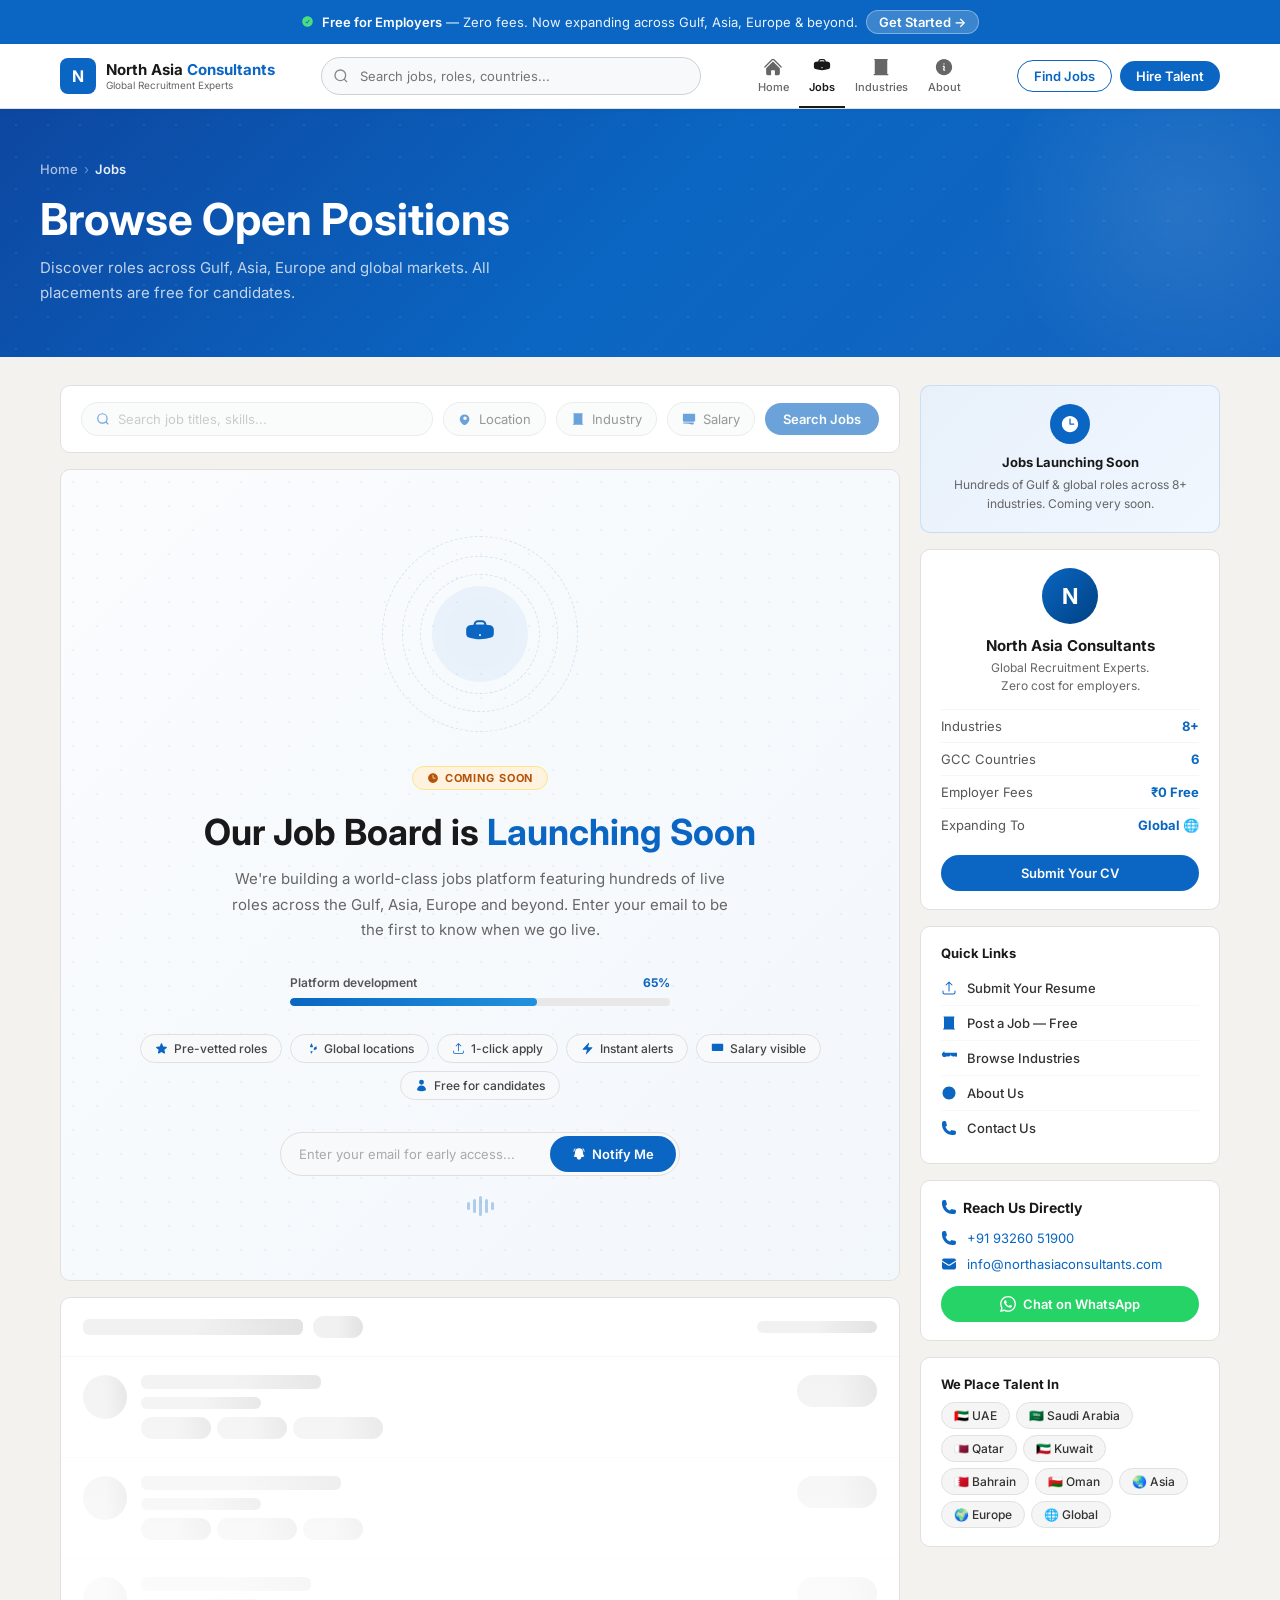
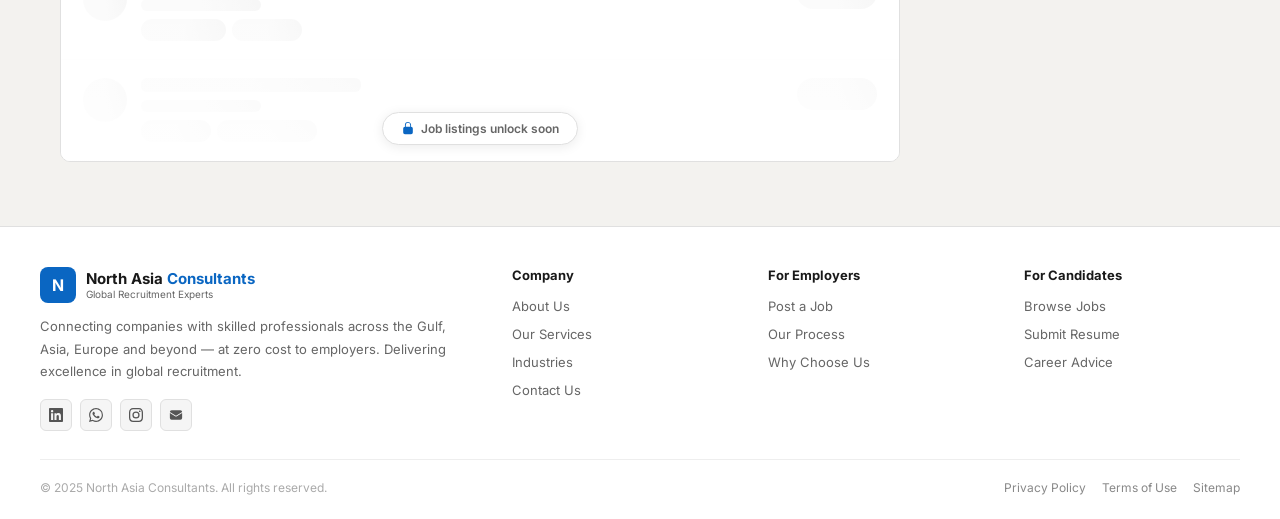
<file: Jobs.html>
<!DOCTYPE html>
<html lang="en">
<head>
  <meta charset="UTF-8">
  <meta name="viewport" content="width=device-width, initial-scale=1.0">
  <title>Jobs | North Asia Consultants</title>
  <link rel="preconnect" href="https://fonts.googleapis.com">
  <link href="https://fonts.googleapis.com/css2?family=Inter:wght@400;500;600;700&display=swap" rel="stylesheet">
  <style>
    *, *::before, *::after { box-sizing: border-box; margin: 0; padding: 0; }
    html { scroll-behavior: smooth; font-size: 16px; }
    body { font-family: 'Inter', -apple-system, BlinkMacSystemFont, sans-serif; background: #f3f2ef; color: #191919; overflow-x: hidden; -webkit-font-smoothing: antialiased; }
    img { max-width: 100%; display: block; }
    a { text-decoration: none; }
 
    :root {
      --blue: #0a66c2;
      --blue-dark: #004182;
      --blue-light: #e8f0fa;
      --green: #057642;
      --white: #ffffff;
      --bg: #f3f2ef;
      --border: #e0e0e0;
      --text: #191919;
      --muted: #666666;
      --card-shadow: 0 2px 12px rgba(0,0,0,0.08);
      --radius: 10px;
    }
 
    /* ===== SCROLL PROGRESS ===== */
    #progress {
      position: fixed; top: 0; left: 0; height: 3px;
      background: linear-gradient(90deg, var(--blue), #38bdf8);
      width: 0%; z-index: 9999; transition: width .1s;
    }
 
    /* ===== ANIMATIONS ===== */
    @keyframes fadeUp {
      from { opacity: 0; transform: translateY(32px); }
      to   { opacity: 1; transform: translateY(0); }
    }
    @keyframes pulse {
      0%, 100% { transform: scale(1); }
      50% { transform: scale(1.05); }
    }
    @keyframes float {
      0%, 100% { transform: translateY(0px); }
      50% { transform: translateY(-10px); }
    }
    @keyframes orbit {
      from { transform: rotate(0deg) translateX(54px) rotate(0deg); }
      to   { transform: rotate(360deg) translateX(54px) rotate(-360deg); }
    }
    @keyframes orbit2 {
      from { transform: rotate(120deg) translateX(70px) rotate(-120deg); }
      to   { transform: rotate(480deg) translateX(70px) rotate(-480deg); }
    }
    @keyframes orbit3 {
      from { transform: rotate(240deg) translateX(88px) rotate(-240deg); }
      to   { transform: rotate(600deg) translateX(88px) rotate(-600deg); }
    }
    @keyframes shimmer {
      0% { background-position: -200% 0; }
      100% { background-position: 200% 0; }
    }
    @keyframes blink {
      0%, 100% { opacity: 1; }
      50% { opacity: 0.3; }
    }
    @keyframes countdown-tick {
      0% { transform: translateY(0); opacity: 1; }
      50% { transform: translateY(-6px); opacity: 0; }
      51% { transform: translateY(6px); opacity: 0; }
      100% { transform: translateY(0); opacity: 1; }
    }
    @keyframes wave {
      0%, 100% { transform: scaleY(0.5); }
      50% { transform: scaleY(1); }
    }
    @keyframes slideUp {
      from { opacity: 0; transform: translateY(20px); }
      to   { opacity: 1; transform: translateY(0); }
    }
 
    .reveal { opacity: 0; transform: translateY(28px); transition: opacity .6s cubic-bezier(.4,0,.2,1), transform .6s cubic-bezier(.4,0,.2,1); }
    .reveal.visible { opacity: 1; transform: translateY(0); }
    .reveal-delay-1 { transition-delay: .1s; }
    .reveal-delay-2 { transition-delay: .2s; }
    .reveal-delay-3 { transition-delay: .3s; }
 
    /* ===== TOPBAR ===== */
    .topbar {
      background: var(--blue);
      padding: 10px 16px;
      display: flex; align-items: center; justify-content: center;
      gap: 8px; flex-wrap: wrap; text-align: center;
    }
    .topbar p { font-size: 13px; color: rgba(255,255,255,0.92); line-height: 1.4; }
    .topbar strong { color: #fff; font-weight: 600; }
    .topbar a { color: #fff; font-weight: 600; font-size: 13px; background: rgba(255,255,255,0.2); padding: 3px 12px; border-radius: 100px; border: 1px solid rgba(255,255,255,0.35); transition: background .2s; white-space: nowrap; }
    .topbar a:hover { background: rgba(255,255,255,0.3); }
 
    /* ===== NAVBAR ===== */
    nav {
      background: var(--white);
      border-bottom: 1px solid var(--border);
      position: sticky; top: 0; z-index: 900;
      box-shadow: 0 1px 4px rgba(0,0,0,0.06);
    }
    .nav-inner {
      max-width: 1200px; margin: 0 auto;
      padding: 0 20px; height: 64px;
      display: flex; align-items: center; justify-content: space-between; gap: 12px;
    }
    .logo { display: flex; align-items: center; gap: 10px; flex-shrink: 0; }
    .logo-icon { width: 36px; height: 36px; background: var(--blue); border-radius: 8px; display: flex; align-items: center; justify-content: center; color: #fff; font-weight: 700; font-size: 16px; flex-shrink: 0; }
    .logo-text { line-height: 1.2; }
    .logo-name { font-size: 15px; font-weight: 700; color: var(--text); white-space: nowrap; }
    .logo-name span { color: var(--blue); }
    .logo-tagline { font-size: 10px; color: var(--muted); font-weight: 400; }
 
    .nav-search { flex: 1; max-width: 380px; position: relative; }
    .nav-search input { width: 100%; height: 38px; border: 1.5px solid #d0d0d0; border-radius: 20px; padding: 0 16px 0 38px; font-size: 13px; font-family: inherit; outline: none; background: #f8f9fa; color: var(--text); transition: border-color .2s, background .2s, box-shadow .2s; }
    .nav-search input:focus { border-color: var(--blue); background: #fff; box-shadow: 0 0 0 3px rgba(10,102,194,0.1); }
    .nav-search .s-icon { position: absolute; left: 12px; top: 50%; transform: translateY(-50%); width: 16px; height: 16px; color: #888; }
 
    .nav-links { display: flex; align-items: center; }
    .nav-links a { display: flex; flex-direction: column; align-items: center; justify-content: center; padding: 0 10px; height: 64px; color: var(--muted); font-size: 11px; font-weight: 500; gap: 3px; border-bottom: 2px solid transparent; transition: all .2s; white-space: nowrap; }
    .nav-links a svg { width: 20px; height: 20px; transition: color .2s; }
    .nav-links a:hover { color: var(--text); border-bottom-color: var(--text); }
    .nav-links a.active { color: var(--text); border-bottom-color: var(--text); font-weight: 600; }
 
    .nav-cta { display: flex; gap: 8px; align-items: center; flex-shrink: 0; }
    .btn-outline-nav { padding: 7px 16px; border: 1.5px solid var(--blue); border-radius: 20px; color: var(--blue); font-size: 13px; font-weight: 600; transition: all .2s; white-space: nowrap; }
    .btn-outline-nav:hover { background: var(--blue-light); }
    .btn-solid-nav { padding: 7px 16px; background: var(--blue); border-radius: 20px; color: #fff; font-size: 13px; font-weight: 600; transition: all .2s; white-space: nowrap; }
    .btn-solid-nav:hover { background: var(--blue-dark); transform: translateY(-1px); }
 
    .hamburger { display: none; background: none; border: none; cursor: pointer; padding: 6px; color: var(--text); }
    #mobileMenu { display: none; background: #fff; border-top: 1px solid var(--border); padding: 12px 20px 20px; }
    #mobileMenu.open { display: block; animation: fadeUp .25s ease; }
    #mobileMenu a { display: flex; align-items: center; gap: 12px; padding: 12px 0; font-size: 15px; color: #333; border-bottom: 1px solid #f5f5f5; font-weight: 500; }
    #mobileMenu a:last-child { border: none; }
    #mobileMenu a svg { width: 18px; height: 18px; color: var(--blue); }
    .mob-cta-row { display: flex; gap: 10px; margin-top: 14px; }
    .mob-cta-row a { flex: 1; text-align: center; padding: 10px; border-radius: 20px; font-size: 14px; font-weight: 600; }
    .mob-cta-row .mc-outline { border: 1.5px solid var(--blue); color: var(--blue); }
    .mob-cta-row .mc-solid { background: var(--blue); color: #fff; }
 
    /* ===== PAGE HERO ===== */
    .page-hero {
      background: linear-gradient(135deg, #0d47a1 0%, #0a66c2 50%, #1565c0 100%);
      position: relative; overflow: hidden;
      padding: 52px 20px 52px;
    }
    .page-hero-dots {
      position: absolute; inset: 0; pointer-events: none;
      background-image: radial-gradient(circle, rgba(255,255,255,0.07) 1px, transparent 1px);
      background-size: 32px 32px;
    }
    .page-hero-glow {
      position: absolute; top: -100px; right: -100px;
      width: 400px; height: 400px;
      background: radial-gradient(circle, rgba(255,255,255,0.09) 0%, transparent 65%);
      border-radius: 50%; pointer-events: none;
    }
    .page-hero-inner {
      max-width: 1200px; margin: 0 auto;
      position: relative; z-index: 2;
      animation: fadeUp .6s ease both;
    }
    .breadcrumb { display: flex; align-items: center; gap: 6px; margin-bottom: 16px; }
    .breadcrumb a { font-size: 13px; color: rgba(255,255,255,0.65); font-weight: 500; transition: color .2s; }
    .breadcrumb a:hover { color: #fff; }
    .breadcrumb span { font-size: 13px; color: rgba(255,255,255,0.4); }
    .breadcrumb .current { font-size: 13px; color: rgba(255,255,255,0.9); font-weight: 600; }
    .page-hero-h1 { font-size: clamp(26px, 4vw, 44px); font-weight: 700; color: #fff; line-height: 1.2; margin-bottom: 10px; }
    .page-hero-sub { font-size: 15px; color: rgba(255,255,255,0.75); max-width: 520px; line-height: 1.65; }
 
    /* ===== MAIN LAYOUT ===== */
    .page-wrap { max-width: 1200px; margin: 0 auto; padding: 28px 20px; }
    .two-col { display: grid; grid-template-columns: 1fr 300px; gap: 20px; align-items: start; }
 
    /* ===== CARDS ===== */
    .card { background: #fff; border-radius: var(--radius); border: 1px solid var(--border); overflow: hidden; margin-bottom: 16px; }
    .card-pad { padding: 20px 22px; }
 
    /* ===== FILTER BAR ===== */
    .filter-bar {
      background: #fff; border: 1px solid var(--border); border-radius: var(--radius);
      padding: 16px 20px; margin-bottom: 16px;
      display: flex; gap: 10px; flex-wrap: wrap; align-items: center;
    }
    .filter-item {
      display: flex; align-items: center; gap: 7px;
      padding: 8px 14px; border: 1.5px solid #e0e0e0; border-radius: 20px;
      font-size: 13px; color: #555; background: #f8f9fa; cursor: not-allowed;
      font-family: inherit; opacity: 0.6; position: relative;
    }
    .filter-item svg { width: 14px; height: 14px; color: var(--blue); flex-shrink: 0; }
    .filter-search {
      flex: 1; min-width: 200px; display: flex; align-items: center; gap: 8px;
      background: #f8f9fa; border: 1.5px solid #e0e0e0; border-radius: 20px;
      padding: 8px 14px; opacity: 0.6;
    }
    .filter-search svg { width: 14px; height: 14px; color: var(--blue); flex-shrink: 0; }
    .filter-search span { font-size: 13px; color: #aaa; }
    .filter-btn {
      padding: 8px 18px; background: var(--blue); color: #fff; border-radius: 20px;
      font-size: 13px; font-weight: 600; border: none; cursor: not-allowed;
      font-family: inherit; opacity: 0.6;
    }
 
    /* ===== MAIN COMING SOON ===== */
    .jobs-cs {
      background: #fff; border: 1px solid var(--border); border-radius: var(--radius);
      padding: 64px 32px; text-align: center; margin-bottom: 16px;
      position: relative; overflow: hidden;
    }
    .jobs-cs-bg {
      position: absolute; inset: 0; pointer-events: none;
      background: linear-gradient(135deg, rgba(10,102,194,0.02) 0%, rgba(10,102,194,0.05) 100%);
    }
    .jobs-cs-dots {
      position: absolute; inset: 0; pointer-events: none;
      background-image: radial-gradient(circle, rgba(10,102,194,0.06) 1px, transparent 1px);
      background-size: 24px 24px;
    }
 
    /* Orbit animation wrapper */
    .orbit-wrap {
      width: 200px; height: 200px;
      position: relative; margin: 0 auto 32px;
    }
    .orbit-center {
      position: absolute; top: 50%; left: 50%;
      transform: translate(-50%, -50%);
      width: 72px; height: 72px; background: var(--blue-light);
      border-radius: 50%; display: flex; align-items: center; justify-content: center;
      animation: float 3s ease-in-out infinite;
      z-index: 2; box-shadow: 0 0 0 12px rgba(10,102,194,0.06);
    }
    .orbit-center svg { width: 34px; height: 34px; color: var(--blue); }
 
    .orbit-ring {
      position: absolute; top: 50%; left: 50%;
      transform: translate(-50%, -50%);
      border-radius: 50%; border: 1.5px dashed rgba(10,102,194,0.15);
    }
    .orbit-ring-1 { width: 120px; height: 120px; }
    .orbit-ring-2 { width: 156px; height: 156px; }
    .orbit-ring-3 { width: 196px; height: 196px; }
 
    .orbit-dot {
      position: absolute; top: 50%; left: 50%;
      width: 28px; height: 28px; border-radius: 50%;
      background: #fff; border: 1.5px solid var(--border);
      display: flex; align-items: center; justify-content: center;
      font-size: 13px; box-shadow: 0 2px 8px rgba(0,0,0,0.1);
      margin: -14px 0 0 -14px;
    }
    .orbit-dot-1 { animation: orbit 5s linear infinite; }
    .orbit-dot-2 { animation: orbit2 7s linear infinite; }
    .orbit-dot-3 { animation: orbit3 9s linear infinite; }
 
    /* Badge */
    .cs-badge-main {
      display: inline-flex; align-items: center; gap: 6px;
      background: #fff3e0; color: #b45309; font-size: 11px; font-weight: 700;
      text-transform: uppercase; letter-spacing: .08em;
      padding: 4px 14px; border-radius: 100px; margin-bottom: 20px;
      border: 1px solid #fde68a; position: relative; z-index: 2;
    }
    .cs-badge-main svg { width: 12px; height: 12px; }
 
    .cs-main-title {
      font-size: clamp(22px, 3.5vw, 36px); font-weight: 700;
      color: var(--text); margin-bottom: 12px;
      position: relative; z-index: 2;
    }
    .cs-main-title em { color: var(--blue); font-style: normal; }
 
    .cs-main-sub {
      font-size: 15px; color: var(--muted); line-height: 1.7;
      max-width: 500px; margin: 0 auto 32px;
      position: relative; z-index: 2;
    }
 
    /* Progress */
    .cs-progress-wrap {
      max-width: 380px; margin: 0 auto 10px;
      position: relative; z-index: 2;
    }
    .cs-prog-header { display: flex; justify-content: space-between; align-items: center; margin-bottom: 8px; }
    .cs-prog-label { font-size: 12px; font-weight: 600; color: #555; }
    .cs-prog-pct { font-size: 12px; font-weight: 700; color: var(--blue); }
    .cs-progress-bar { background: #e8e8e8; border-radius: 100px; height: 8px; overflow: hidden; }
    .cs-progress-fill {
      height: 100%; border-radius: 100px; width: 0%;
      background: linear-gradient(90deg, var(--blue), #38bdf8);
      transition: width 1.8s cubic-bezier(.4,0,.2,1);
      background-size: 200% 100%;
      animation: shimmer 2s linear infinite;
    }
 
    /* What's coming chips */
    .cs-features {
      display: flex; flex-wrap: wrap; justify-content: center; gap: 8px;
      margin: 28px 0 32px; position: relative; z-index: 2;
    }
    .cs-feature {
      display: flex; align-items: center; gap: 6px;
      background: #f8f9fa; border: 1px solid var(--border);
      color: #444; font-size: 12px; font-weight: 500;
      padding: 6px 14px; border-radius: 100px;
    }
    .cs-feature svg { width: 13px; height: 13px; color: var(--blue); }
 
    /* Notify form */
    .cs-notify-form {
      display: flex; gap: 0; max-width: 400px; margin: 0 auto;
      background: #f8f9fa; border: 1.5px solid var(--border); border-radius: 28px;
      overflow: hidden; position: relative; z-index: 2;
      transition: border-color .2s, box-shadow .2s;
    }
    .cs-notify-form:focus-within { border-color: var(--blue); box-shadow: 0 0 0 3px rgba(10,102,194,0.1); }
    .cs-notify-form input {
      flex: 1; border: none; outline: none; background: transparent;
      padding: 12px 18px; font-size: 13px; font-family: inherit; color: var(--text);
    }
    .cs-notify-form input::placeholder { color: #aaa; }
    .cs-notify-form button {
      background: var(--blue); color: #fff; border: none;
      padding: 10px 22px; font-size: 13px; font-weight: 600;
      cursor: pointer; font-family: inherit; border-radius: 24px;
      margin: 3px; transition: background .2s;
      display: flex; align-items: center; gap: 6px;
    }
    .cs-notify-form button:hover { background: var(--blue-dark); }
    .cs-notify-form button svg { width: 14px; height: 14px; }
 
    .cs-success {
      display: none; align-items: center; justify-content: center; gap: 8px;
      background: #f0fdf4; border: 1.5px solid rgba(5,118,66,0.25);
      border-radius: 28px; padding: 12px 24px; max-width: 400px; margin: 0 auto;
      position: relative; z-index: 2;
    }
    .cs-success.show { display: flex; animation: slideUp .4s ease; }
    .cs-success svg { width: 18px; height: 18px; color: var(--green); flex-shrink: 0; }
    .cs-success span { font-size: 13px; font-weight: 600; color: var(--green); }
 
    /* Wave divider */
    .wave-divider { display: flex; align-items: center; gap: 3px; justify-content: center; margin: 20px 0 0; position: relative; z-index: 2; }
    .wave-bar { width: 3px; border-radius: 3px; background: var(--blue); opacity: 0.3; }
    .wave-bar:nth-child(1) { height: 8px; animation: wave 1.2s ease-in-out infinite; animation-delay: 0s; }
    .wave-bar:nth-child(2) { height: 14px; animation: wave 1.2s ease-in-out infinite; animation-delay: .1s; }
    .wave-bar:nth-child(3) { height: 20px; animation: wave 1.2s ease-in-out infinite; animation-delay: .2s; }
    .wave-bar:nth-child(4) { height: 14px; animation: wave 1.2s ease-in-out infinite; animation-delay: .3s; }
    .wave-bar:nth-child(5) { height: 8px; animation: wave 1.2s ease-in-out infinite; animation-delay: .4s; }
 
    /* ===== SKELETON JOBS ===== */
    .skeleton-section { margin-bottom: 16px; }
    .skeleton-head { display: flex; align-items: center; justify-content: space-between; padding: 18px 22px; border-bottom: 1px solid #f5f5f5; }
    .skeleton-title-wrap { display: flex; align-items: center; gap: 10px; }
    .skel { background: linear-gradient(90deg, #f0f0f0 25%, #e0e0e0 50%, #f0f0f0 75%); background-size: 200% 100%; animation: shimmer 1.8s infinite; border-radius: 6px; }
    .skel-sm { height: 10px; width: 60px; }
    .skel-md { height: 12px; width: 120px; }
    .skel-lg { height: 14px; width: 180px; }
    .skel-xl { height: 16px; width: 220px; }
    .skel-round { border-radius: 100px; }
    .skel-circle { border-radius: 50%; }
    .skeleton-job { padding: 18px 22px; border-bottom: 1px solid #f8f8f8; display: flex; gap: 14px; align-items: flex-start; position: relative; }
    .skeleton-job:last-child { border: none; }
    .skel-logo { width: 44px; height: 44px; flex-shrink: 0; }
    .skel-body { flex: 1; display: flex; flex-direction: column; gap: 8px; }
    .skel-tags { display: flex; gap: 6px; }
    .skel-tag { height: 22px; width: 70px; }
    .skel-action { width: 80px; height: 32px; flex-shrink: 0; }
    .skeleton-overlay {
      position: absolute; inset: 0;
      background: linear-gradient(to bottom, rgba(255,255,255,0) 0%, rgba(255,255,255,0.7) 60%, rgba(255,255,255,0.95) 100%);
      pointer-events: none;
    }
    .locked-badge {
      position: absolute; bottom: 16px; left: 50%; transform: translateX(-50%);
      display: flex; align-items: center; gap: 6px;
      background: #fff; border: 1.5px solid var(--border);
      padding: 8px 18px; border-radius: 100px;
      font-size: 12px; color: var(--muted); font-weight: 600;
      box-shadow: 0 2px 12px rgba(0,0,0,0.08);
      white-space: nowrap;
    }
    .locked-badge svg { width: 14px; height: 14px; color: var(--blue); }
 
    /* ===== SIDEBAR ===== */
    .sidebar-card { background: #fff; border: 1px solid var(--border); border-radius: var(--radius); overflow: hidden; margin-bottom: 16px; }
    .sc-pad { padding: 18px 20px; }
 
    .profile-av { width: 56px; height: 56px; background: linear-gradient(135deg, var(--blue), var(--blue-dark)); border-radius: 50%; display: flex; align-items: center; justify-content: center; font-size: 22px; font-weight: 700; color: #fff; margin: 0 auto 12px; }
    .profile-name { font-size: 15px; font-weight: 700; color: var(--text); text-align: center; }
    .profile-tag { font-size: 12px; color: var(--muted); text-align: center; margin: 4px 0 14px; line-height: 1.5; }
    .pstat { display: flex; justify-content: space-between; font-size: 13px; padding: 8px 0; border-top: 1px solid #f5f5f5; }
    .pstat span:first-child { color: #555; }
    .pstat span:last-child { font-weight: 700; color: var(--blue); }
    .pb { display: block; width: 100%; background: var(--blue); color: #fff; text-align: center; padding: 10px; border-radius: 20px; font-size: 13px; font-weight: 600; margin-top: 14px; transition: all .2s; }
    .pb:hover { background: var(--blue-dark); }
 
    .ql-title { font-size: 13px; font-weight: 700; color: var(--text); margin-bottom: 10px; }
    .ql-item { display: flex; align-items: center; gap: 10px; padding: 9px 0; border-bottom: 1px solid #f8f8f8; color: #333; font-size: 13px; font-weight: 500; transition: color .15s; }
    .ql-item:last-child { border: none; }
    .ql-item:hover { color: var(--blue); }
    .ql-item svg { width: 16px; height: 16px; color: var(--blue); flex-shrink: 0; }
    .ql-badge { margin-left: auto; background: var(--blue); color: #fff; font-size: 10px; font-weight: 700; padding: 2px 7px; border-radius: 100px; }
 
    .cs-title-sm { font-size: 14px; font-weight: 700; color: var(--text); margin-bottom: 14px; display: flex; align-items: center; gap: 6px; }
    .cs-title-sm svg { width: 16px; height: 16px; color: var(--blue); }
    .ci { display: flex; align-items: center; gap: 10px; font-size: 13px; color: #333; margin-bottom: 10px; }
    .ci svg { width: 16px; height: 16px; color: var(--blue); flex-shrink: 0; }
    .ci a { color: var(--blue); }
    .ci a:hover { text-decoration: underline; }
    .wa-btn { display: flex; align-items: center; justify-content: center; gap: 7px; background: #25d366; color: #fff; padding: 10px; border-radius: 20px; font-size: 13px; font-weight: 600; margin-top: 14px; transition: background .2s; }
    .wa-btn:hover { background: #1db954; }
    .wa-btn svg { width: 16px; height: 16px; }
 
    .loc-chips { display: flex; flex-wrap: wrap; gap: 6px; }
    .loc-chip { background: #f5f5f5; color: #333; font-size: 12px; padding: 5px 12px; border-radius: 100px; border: 1px solid var(--border); font-weight: 500; cursor: pointer; transition: all .2s; }
    .loc-chip:hover { background: var(--blue-light); border-color: rgba(10,102,194,0.3); color: var(--blue); }
 
    /* Sidebar coming soon mini */
    .sb-cs {
      background: linear-gradient(135deg, var(--blue-light), #f0f7ff);
      border: 1px solid rgba(10,102,194,0.15); border-radius: var(--radius);
      padding: 18px 20px; text-align: center; margin-bottom: 16px;
    }
    .sb-cs-icon { width: 40px; height: 40px; background: var(--blue); border-radius: 50%; display: flex; align-items: center; justify-content: center; margin: 0 auto 10px; animation: pulse 2.5s infinite; }
    .sb-cs-icon svg { width: 20px; height: 20px; color: #fff; }
    .sb-cs-t { font-size: 13px; font-weight: 700; color: var(--text); margin-bottom: 5px; }
    .sb-cs-p { font-size: 12px; color: var(--muted); line-height: 1.6; }
 
    /* ===== FOOTER ===== */
    footer { background: #fff; border-top: 1px solid var(--border); margin-top: 20px; padding: 40px 20px 24px; }
    .footer-inner { max-width: 1200px; margin: 0 auto; }
    .footer-grid { display: grid; grid-template-columns: 2fr 1fr 1fr 1fr; gap: 40px; padding-bottom: 28px; border-bottom: 1px solid #eee; }
    .footer-brand p { font-size: 13px; color: var(--muted); line-height: 1.75; margin: 12px 0 16px; }
    .footer-social { display: flex; gap: 8px; }
    .fs-btn { width: 32px; height: 32px; border-radius: 6px; background: #f5f5f5; border: 1px solid var(--border); display: flex; align-items: center; justify-content: center; color: #555; transition: all .2s; }
    .fs-btn:hover { background: var(--blue); border-color: var(--blue); color: #fff; }
    .fs-btn svg { width: 14px; height: 14px; }
    .fc h4 { font-size: 13px; font-weight: 700; color: var(--text); margin-bottom: 12px; }
    .fc ul { list-style: none; display: flex; flex-direction: column; gap: 8px; }
    .fc ul li a { font-size: 13px; color: var(--muted); transition: color .2s; }
    .fc ul li a:hover { color: var(--blue); }
    .footer-bottom { display: flex; align-items: center; justify-content: space-between; flex-wrap: wrap; gap: 10px; padding-top: 20px; }
    .footer-bottom p { font-size: 12px; color: #aaa; }
    .footer-links { display: flex; gap: 16px; }
    .footer-links a { font-size: 12px; color: #888; transition: color .2s; }
    .footer-links a:hover { color: var(--blue); }
 
    /* ===== RESPONSIVE ===== */
    @media (max-width: 960px) {
      .two-col { grid-template-columns: 1fr; }
      .sidebar { display: grid; grid-template-columns: 1fr 1fr; gap: 16px; }
      .sidebar-card { margin-bottom: 0; }
      .sb-cs { margin-bottom: 0; }
      .footer-grid { grid-template-columns: 1fr 1fr; gap: 28px; }
    }
    @media (max-width: 680px) {
      .nav-search, .nav-links { display: none; }
      .hamburger { display: block; }
      .nav-cta { display: none; }
      .nav-inner { height: 56px; }
      .sidebar { grid-template-columns: 1fr; }
      .footer-grid { grid-template-columns: 1fr; gap: 24px; }
      .footer-bottom { flex-direction: column; align-items: flex-start; }
      .filter-bar { flex-direction: column; align-items: stretch; }
      .filter-item, .filter-search { width: 100%; }
      .jobs-cs { padding: 48px 20px; }
      .cs-notify-form { flex-direction: column; border-radius: 12px; }
      .cs-notify-form input { padding: 12px 16px; }
      .cs-notify-form button { margin: 0 6px 6px; border-radius: 20px; justify-content: center; }
    }
  </style>
</head>
<body>
  <div id="progress"></div>
 
  <!-- TOPBAR -->
  <div class="topbar">
    <p>
      <svg style="width:13px;height:13px;display:inline;vertical-align:-1px;margin-right:4px" viewBox="0 0 24 24" fill="#4ade80"><path fill-rule="evenodd" d="M2.25 12c0-5.385 4.365-9.75 9.75-9.75s9.75 4.365 9.75 9.75-4.365 9.75-9.75 9.75S2.25 17.385 2.25 12zm13.36-1.814a.75.75 0 10-1.22-.872l-3.236 4.53L9.53 12.22a.75.75 0 00-1.06 1.06l2.25 2.25a.75.75 0 001.14-.094l3.75-5.25z" clip-rule="evenodd"/></svg>
      <strong>Free for Employers</strong> — Zero fees. Now expanding across Gulf, Asia, Europe & beyond.
    </p>
    <a href="/contact.html">Get Started →</a>
  </div>
 
  <!-- NAVBAR -->
  <nav>
    <div class="nav-inner">
      <a href="/" class="logo">
        <div class="logo-icon">N</div>
        <div class="logo-text">
          <div class="logo-name">North Asia <span>Consultants</span></div>
          <div class="logo-tagline">Global Recruitment Experts</div>
        </div>
      </a>
      <div class="nav-search">
        <svg class="s-icon" viewBox="0 0 24 24" fill="none" stroke="currentColor" stroke-width="2"><circle cx="11" cy="11" r="8"/><path d="m21 21-4.35-4.35"/></svg>
        <input type="text" placeholder="Search jobs, roles, countries...">
      </div>
      <div class="nav-links">
        <a href="/">
          <svg viewBox="0 0 24 24" fill="currentColor"><path d="M11.47 3.84a.75.75 0 011.06 0l8.69 8.69a.75.75 0 101.06-1.06l-8.689-8.69a2.25 2.25 0 00-3.182 0l-8.69 8.69a.75.75 0 001.061 1.06l8.69-8.69z"/><path d="M12 5.432l8.159 8.159c.03.03.06.058.091.086v6.198c0 1.035-.84 1.875-1.875 1.875H15a.75.75 0 01-.75-.75v-4.5a.75.75 0 00-.75-.75h-3a.75.75 0 00-.75.75V21a.75.75 0 01-.75.75H5.625a1.875 1.875 0 01-1.875-1.875v-6.198a2.29 2.29 0 00.091-.086L12 5.43z"/></svg>
          Home
        </a>
        <a href="/jobs.html" class="active">
          <svg viewBox="0 0 24 24" fill="currentColor"><path fill-rule="evenodd" d="M7.5 5.25a3 3 0 013-3h3a3 3 0 013 3v.205c.933.085 1.857.197 2.774.334 1.454.218 2.476 1.483 2.476 2.917v3.033c0 1.211-.734 2.352-1.936 2.752A24.726 24.726 0 0112 15.75c-2.73 0-5.357-.442-7.814-1.259-1.202-.4-1.936-1.541-1.936-2.752V8.706c0-1.434 1.022-2.7 2.476-2.917A48.814 48.814 0 017.5 5.455V5.25zm7.5 0v.09a49.488 49.488 0 00-6 0v-.09a1.5 1.5 0 011.5-1.5h3a1.5 1.5 0 011.5 1.5zm-3 8.25a.75.75 0 100-1.5.75.75 0 000 1.5z" clip-rule="evenodd"/></svg>
          Jobs
        </a>
        <a href="/industries.html">
          <svg viewBox="0 0 24 24" fill="currentColor"><path fill-rule="evenodd" d="M4.5 2.25a.75.75 0 000 1.5v16.5h-.75a.75.75 0 000 1.5h16.5a.75.75 0 000-1.5h-.75V3.75a.75.75 0 000-1.5h-15z" clip-rule="evenodd"/></svg>
          Industries
        </a>
        <a href="/about.html">
          <svg viewBox="0 0 24 24" fill="currentColor"><path fill-rule="evenodd" d="M2.25 12c0-5.385 4.365-9.75 9.75-9.75s9.75 4.365 9.75 9.75-4.365 9.75-9.75 9.75S2.25 17.385 2.25 12zm8.706-1.442c1.146-.573 2.437.463 2.126 1.706l-.709 2.836.042-.02a.75.75 0 01.67 1.34l-.04.022c-1.147.573-2.438-.463-2.127-1.706l.71-2.836-.042.02a.75.75 0 11-.671-1.34l.041-.022zM12 9a.75.75 0 100-1.5A.75.75 0 0012 9z" clip-rule="evenodd"/></svg>
          About
        </a>
      </div>
      <div class="nav-cta">
        <a href="/candidates.html" class="btn-outline-nav">Find Jobs</a>
        <a href="/employers.html" class="btn-solid-nav">Hire Talent</a>
      </div>
      <button class="hamburger" onclick="toggleMenu()" aria-label="Menu">
        <svg width="24" height="24" viewBox="0 0 24 24" fill="none" stroke="currentColor" stroke-width="2"><line x1="3" y1="6" x2="21" y2="6"/><line x1="3" y1="12" x2="21" y2="12"/><line x1="3" y1="18" x2="21" y2="18"/></svg>
      </button>
    </div>
    <div id="mobileMenu">
      <a href="/"><svg viewBox="0 0 24 24" fill="currentColor"><path d="M11.47 3.84a.75.75 0 011.06 0l8.69 8.69a.75.75 0 101.06-1.06l-8.689-8.69a2.25 2.25 0 00-3.182 0l-8.69 8.69a.75.75 0 001.061 1.06l8.69-8.69z"/><path d="M12 5.432l8.159 8.159c.03.03.06.058.091.086v6.198c0 1.035-.84 1.875-1.875 1.875H15a.75.75 0 01-.75-.75v-4.5a.75.75 0 00-.75-.75h-3a.75.75 0 00-.75.75V21a.75.75 0 01-.75.75H5.625a1.875 1.875 0 01-1.875-1.875v-6.198a2.29 2.29 0 00.091-.086L12 5.43z"/></svg>Home</a>
      <a href="/jobs.html"><svg viewBox="0 0 24 24" fill="currentColor"><path fill-rule="evenodd" d="M7.5 5.25a3 3 0 013-3h3a3 3 0 013 3v.205c.933.085 1.857.197 2.774.334 1.454.218 2.476 1.483 2.476 2.917v3.033c0 1.211-.734 2.352-1.936 2.752A24.726 24.726 0 0112 15.75c-2.73 0-5.357-.442-7.814-1.259-1.202-.4-1.936-1.541-1.936-2.752V8.706c0-1.434 1.022-2.7 2.476-2.917A48.814 48.814 0 017.5 5.455V5.25zm7.5 0v.09a49.488 49.488 0 00-6 0v-.09a1.5 1.5 0 011.5-1.5h3a1.5 1.5 0 011.5 1.5zm-3 8.25a.75.75 0 100-1.5.75.75 0 000 1.5z" clip-rule="evenodd"/></svg>Browse Jobs</a>
      <a href="/industries.html"><svg viewBox="0 0 24 24" fill="currentColor"><path fill-rule="evenodd" d="M4.5 2.25a.75.75 0 000 1.5v16.5h-.75a.75.75 0 000 1.5h16.5a.75.75 0 000-1.5h-.75V3.75a.75.75 0 000-1.5h-15z" clip-rule="evenodd"/></svg>Industries</a>
      <a href="/about.html"><svg viewBox="0 0 24 24" fill="currentColor"><path fill-rule="evenodd" d="M2.25 12c0-5.385 4.365-9.75 9.75-9.75s9.75 4.365 9.75 9.75-4.365 9.75-9.75 9.75S2.25 17.385 2.25 12zm8.706-1.442c1.146-.573 2.437.463 2.126 1.706l-.709 2.836.042-.02a.75.75 0 01.67 1.34l-.04.022c-1.147.573-2.438-.463-2.127-1.706l.71-2.836-.042.02a.75.75 0 11-.671-1.34l.041-.022zM12 9a.75.75 0 100-1.5A.75.75 0 0012 9z" clip-rule="evenodd"/></svg>About Us</a>
      <a href="/contact.html"><svg viewBox="0 0 24 24" fill="currentColor"><path fill-rule="evenodd" d="M1.5 4.5a3 3 0 013-3h1.372c.86 0 1.61.586 1.819 1.42l1.105 4.423a1.875 1.875 0 01-.694 1.955l-1.293.97c-.135.101-.164.249-.126.352a11.285 11.285 0 006.697 6.697c.103.038.25.009.352-.126l.97-1.293a1.875 1.875 0 011.955-.694l4.423 1.105c.834.209 1.42.959 1.42 1.82V19.5a3 3 0 01-3 3h-2.25C8.552 22.5 1.5 15.448 1.5 6.75V4.5z" clip-rule="evenodd"/></svg>Contact</a>
      <div class="mob-cta-row">
        <a href="/candidates.html" class="mc-outline">Find Jobs</a>
        <a href="/employers.html" class="mc-solid">Hire Talent</a>
      </div>
    </div>
  </nav>
 
  <!-- PAGE HERO -->
  <div class="page-hero">
    <div class="page-hero-dots"></div>
    <div class="page-hero-glow"></div>
    <div class="page-hero-inner">
      <div class="breadcrumb">
        <a href="/">Home</a>
        <span>›</span>
        <span class="current">Jobs</span>
      </div>
      <h1 class="page-hero-h1">Browse Open Positions</h1>
      <p class="page-hero-sub">Discover roles across Gulf, Asia, Europe and global markets. All placements are free for candidates.</p>
    </div>
  </div>
 
  <!-- PAGE BODY -->
  <div class="page-wrap">
    <div class="two-col">
 
      <!-- MAIN COLUMN -->
      <div class="main-col">
 
        <!-- FILTER BAR (disabled / preview) -->
        <div class="filter-bar reveal">
          <div class="filter-search">
            <svg viewBox="0 0 24 24" fill="none" stroke="currentColor" stroke-width="2"><circle cx="11" cy="11" r="8"/><path d="m21 21-4.35-4.35"/></svg>
            <span>Search job titles, skills...</span>
          </div>
          <div class="filter-item">
            <svg viewBox="0 0 24 24" fill="currentColor"><path fill-rule="evenodd" d="M11.54 22.351l.07.04.028.016a.76.76 0 00.723 0l.028-.015.071-.041a16.975 16.975 0 001.144-.742 19.58 19.58 0 002.683-2.282c1.944-2.079 3.218-4.366 3.218-6.901a8.25 8.25 0 00-16.5 0c0 2.535 1.274 4.822 3.218 6.9a19.58 19.58 0 002.682 2.282 16.975 16.975 0 001.145.742zM12 13.5a3 3 0 100-6 3 3 0 000 6z" clip-rule="evenodd"/></svg>
            Location
          </div>
          <div class="filter-item">
            <svg viewBox="0 0 24 24" fill="currentColor"><path fill-rule="evenodd" d="M4.5 2.25a.75.75 0 000 1.5v16.5h-.75a.75.75 0 000 1.5h16.5a.75.75 0 000-1.5h-.75V3.75a.75.75 0 000-1.5h-15z" clip-rule="evenodd"/></svg>
            Industry
          </div>
          <div class="filter-item">
            <svg viewBox="0 0 24 24" fill="currentColor"><path d="M12 7.5a2.25 2.25 0 100 4.5 2.25 2.25 0 000-4.5z"/><path fill-rule="evenodd" d="M1.5 4.875C1.5 3.839 2.34 3 3.375 3h17.25c1.035 0 1.875.84 1.875 1.875v9.75c0 1.036-.84 1.875-1.875 1.875H3.375A1.875 1.875 0 011.5 14.625v-9.75z" clip-rule="evenodd"/><path d="M2.25 18a.75.75 0 000 1.5c5.4 0 10.63.722 15.6 2.075 1.19.324 2.4-.558 2.4-1.82V18.75a.75.75 0 00-.75-.75H2.25z"/></svg>
            Salary
          </div>
          <button class="filter-btn">Search Jobs</button>
        </div>
 
        <!-- MAIN COMING SOON CARD -->
        <div class="jobs-cs reveal">
          <div class="jobs-cs-bg"></div>
          <div class="jobs-cs-dots"></div>
 
          <!-- Orbiting animation -->
          <div class="orbit-wrap">
            <div class="orbit-ring orbit-ring-1"></div>
            <div class="orbit-ring orbit-ring-2"></div>
            <div class="orbit-ring orbit-ring-3"></div>
            <div class="orbit-center">
              <svg viewBox="0 0 24 24" fill="currentColor"><path fill-rule="evenodd" d="M7.5 5.25a3 3 0 013-3h3a3 3 0 013 3v.205c.933.085 1.857.197 2.774.334 1.454.218 2.476 1.483 2.476 2.917v3.033c0 1.211-.734 2.352-1.936 2.752A24.726 24.726 0 0112 15.75c-2.73 0-5.357-.442-7.814-1.259-1.202-.4-1.936-1.541-1.936-2.752V8.706c0-1.434 1.022-2.7 2.476-2.917A48.814 48.814 0 017.5 5.455V5.25zm7.5 0v.09a49.488 49.488 0 00-6 0v-.09a1.5 1.5 0 011.5-1.5h3a1.5 1.5 0 011.5 1.5zm-3 8.25a.75.75 0 100-1.5.75.75 0 000 1.5z" clip-rule="evenodd"/></svg>
            </div>
            <div class="orbit-dot orbit-dot-1">🛢</div>
            <div class="orbit-dot orbit-dot-2">💻</div>
            <div class="orbit-dot orbit-dot-3">🏗</div>
          </div>
 
          <div class="cs-badge-main">
            <svg viewBox="0 0 24 24" fill="currentColor"><path fill-rule="evenodd" d="M12 2.25c-5.385 0-9.75 4.365-9.75 9.75s4.365 9.75 9.75 9.75 9.75-4.365 9.75-9.75S17.385 2.25 12 2.25zM12.75 6a.75.75 0 00-1.5 0v6c0 .414.336.75.75.75h4.5a.75.75 0 000-1.5h-3.75V6z" clip-rule="evenodd"/></svg>
            Coming Soon
          </div>
 
          <h2 class="cs-main-title">Our Job Board is <em>Launching Soon</em></h2>
          <p class="cs-main-sub">We're building a world-class jobs platform featuring hundreds of live roles across the Gulf, Asia, Europe and beyond. Enter your email to be the first to know when we go live.</p>
 
          <!-- Progress bar -->
          <div class="cs-progress-wrap">
            <div class="cs-prog-header">
              <span class="cs-prog-label">Platform development</span>
              <span class="cs-prog-pct" id="pctLabel">65%</span>
            </div>
            <div class="cs-progress-bar">
              <div class="cs-progress-fill" id="csProgressFill"></div>
            </div>
          </div>
 
          <!-- What's coming -->
          <div class="cs-features">
            <div class="cs-feature">
              <svg viewBox="0 0 24 24" fill="currentColor"><path fill-rule="evenodd" d="M10.788 3.21c.448-1.077 1.976-1.077 2.424 0l2.082 5.007 5.404.433c1.164.093 1.636 1.545.749 2.305l-4.117 3.527 1.257 5.273c.271 1.136-.964 2.033-1.96 1.425L12 18.354 7.373 21.18c-.996.608-2.231-.29-1.96-1.425l1.257-5.273-4.117-3.527c-.887-.76-.415-2.212.749-2.305l5.404-.433 2.082-5.006z" clip-rule="evenodd"/></svg>
              Pre-vetted roles
            </div>
            <div class="cs-feature">
              <svg viewBox="0 0 24 24" fill="currentColor"><path d="M21.721 12.752a9.711 9.711 0 00-.945-5.003 12.754 12.754 0 01-4.339 2.708 18.991 18.991 0 01-.214 4.772 17.165 17.165 0 005.498-2.477z"/><path fill-rule="evenodd" d="M9.772 17.119a18.963 18.963 0 004.456 0A17.182 17.182 0 0112 21.724a17.18 17.18 0 01-2.228-4.605zM12 2.276a17.152 17.152 0 012.805 7.121c-.897.23-1.837.353-2.805.353-.968 0-1.908-.122-2.805-.353A17.151 17.151 0 0112 2.276z" clip-rule="evenodd"/></svg>
              Global locations
            </div>
            <div class="cs-feature">
              <svg viewBox="0 0 24 24" fill="currentColor"><path fill-rule="evenodd" d="M11.47 2.47a.75.75 0 011.06 0l4.5 4.5a.75.75 0 01-1.06 1.06l-3.22-3.22V16.5a.75.75 0 01-1.5 0V4.81L8.03 8.03a.75.75 0 01-1.06-1.06l4.5-4.5z" clip-rule="evenodd"/><path d="M3 15.75a.75.75 0 01.75.75v2.25a1.5 1.5 0 001.5 1.5h13.5a1.5 1.5 0 001.5-1.5V16.5a.75.75 0 011.5 0v2.25a3 3 0 01-3 3H5.25a3 3 0 01-3-3V16.5a.75.75 0 01.75-.75z"/></svg>
              1-click apply
            </div>
            <div class="cs-feature">
              <svg viewBox="0 0 24 24" fill="currentColor"><path fill-rule="evenodd" d="M14.615 1.595a.75.75 0 01.359.852L12.982 9.75h7.268a.75.75 0 01.548 1.262l-10.5 11.25a.75.75 0 01-1.272-.71l1.992-7.302H3.75a.75.75 0 01-.548-1.262l10.5-11.25a.75.75 0 01.913-.143z" clip-rule="evenodd"/></svg>
              Instant alerts
            </div>
            <div class="cs-feature">
              <svg viewBox="0 0 24 24" fill="currentColor"><path d="M12 7.5a2.25 2.25 0 100 4.5 2.25 2.25 0 000-4.5z"/><path fill-rule="evenodd" d="M1.5 4.875C1.5 3.839 2.34 3 3.375 3h17.25c1.035 0 1.875.84 1.875 1.875v9.75c0 1.036-.84 1.875-1.875 1.875H3.375A1.875 1.875 0 011.5 14.625v-9.75z" clip-rule="evenodd"/></svg>
              Salary visible
            </div>
            <div class="cs-feature">
              <svg viewBox="0 0 24 24" fill="currentColor"><path fill-rule="evenodd" d="M7.5 6a4.5 4.5 0 119 0 4.5 4.5 0 01-9 0zM3.751 20.105a8.25 8.25 0 0116.498 0 .75.75 0 01-.437.695A18.683 18.683 0 0112 22.5c-2.786 0-5.433-.608-7.812-1.7a.75.75 0 01-.437-.695z" clip-rule="evenodd"/></svg>
              Free for candidates
            </div>
          </div>
 
          <!-- Notify form -->
          <div class="cs-notify-form" id="notifyForm">
            <input type="email" id="emailInput" placeholder="Enter your email for early access..." />
            <button onclick="handleNotify()">
              <svg viewBox="0 0 24 24" fill="currentColor"><path d="M5.85 3.5a.75.75 0 00-1.117-1 9.719 9.719 0 00-2.348 4.876.75.75 0 001.479.248A8.219 8.219 0 015.85 3.5zM19.267 2.5a.75.75 0 10-1.118 1 8.22 8.22 0 011.987 4.124.75.75 0 001.48-.248A9.72 9.72 0 0019.266 2.5z"/><path fill-rule="evenodd" d="M12 2.25A6.75 6.75 0 005.25 9v.75a8.217 8.217 0 01-2.119 5.52.75.75 0 00.298 1.206c1.544.57 3.16.99 4.831 1.243a3.75 3.75 0 107.48 0 24.583 24.583 0 004.83-1.244.75.75 0 00.298-1.205 8.217 8.217 0 01-2.118-5.52V9A6.75 6.75 0 0012 2.25z" clip-rule="evenodd"/></svg>
              Notify Me
            </button>
          </div>
          <div class="cs-success" id="notifySuccess">
            <svg viewBox="0 0 24 24" fill="currentColor"><path fill-rule="evenodd" d="M2.25 12c0-5.385 4.365-9.75 9.75-9.75s9.75 4.365 9.75 9.75-4.365 9.75-9.75 9.75S2.25 17.385 2.25 12zm13.36-1.814a.75.75 0 10-1.22-.872l-3.236 4.53L9.53 12.22a.75.75 0 00-1.06 1.06l2.25 2.25a.75.75 0 001.14-.094l3.75-5.25z" clip-rule="evenodd"/></svg>
            <span>You're on the early access list!</span>
          </div>
 
          <div class="wave-divider">
            <div class="wave-bar"></div>
            <div class="wave-bar"></div>
            <div class="wave-bar"></div>
            <div class="wave-bar"></div>
            <div class="wave-bar"></div>
          </div>
        </div>
 
        <!-- SKELETON JOB LISTINGS (blurred preview) -->
        <div class="card skeleton-section reveal reveal-delay-1" style="position:relative;">
          <div class="skeleton-head">
            <div class="skeleton-title-wrap">
              <div class="skel skel-xl"></div>
              <div class="skel skel-sm skel-round" style="height:22px;width:50px;"></div>
            </div>
            <div class="skel skel-md"></div>
          </div>
 
          <!-- Skeleton jobs -->
          <div class="skeleton-job">
            <div class="skel skel-circle skel-logo"></div>
            <div class="skel-body">
              <div class="skel skel-lg"></div>
              <div class="skel skel-md"></div>
              <div class="skel-tags"><div class="skel skel-tag skel-round"></div><div class="skel skel-tag skel-round"></div><div class="skel skel-tag skel-round" style="width:90px;"></div></div>
            </div>
            <div class="skel skel-action" style="border-radius:20px;"></div>
          </div>
          <div class="skeleton-job">
            <div class="skel skel-circle skel-logo"></div>
            <div class="skel-body">
              <div class="skel" style="height:14px;width:200px;border-radius:6px;"></div>
              <div class="skel skel-md"></div>
              <div class="skel-tags"><div class="skel skel-tag skel-round"></div><div class="skel skel-tag skel-round" style="width:80px;"></div><div class="skel skel-tag skel-round" style="width:60px;"></div></div>
            </div>
            <div class="skel skel-action" style="border-radius:20px;"></div>
          </div>
          <div class="skeleton-job">
            <div class="skel skel-circle skel-logo"></div>
            <div class="skel-body">
              <div class="skel" style="height:14px;width:170px;border-radius:6px;"></div>
              <div class="skel skel-md"></div>
              <div class="skel-tags"><div class="skel skel-tag skel-round" style="width:85px;"></div><div class="skel skel-tag skel-round"></div></div>
            </div>
            <div class="skel skel-action" style="border-radius:20px;"></div>
          </div>
          <div class="skeleton-job">
            <div class="skel skel-circle skel-logo"></div>
            <div class="skel-body">
              <div class="skel" style="height:14px;width:220px;border-radius:6px;"></div>
              <div class="skel skel-md"></div>
              <div class="skel-tags"><div class="skel skel-tag skel-round"></div><div class="skel skel-tag skel-round" style="width:100px;"></div></div>
            </div>
            <div class="skel skel-action" style="border-radius:20px;"></div>
          </div>
 
          <div class="skeleton-overlay"></div>
          <div class="locked-badge">
            <svg viewBox="0 0 24 24" fill="currentColor"><path fill-rule="evenodd" d="M12 1.5a5.25 5.25 0 00-5.25 5.25v3a3 3 0 00-3 3v6.75a3 3 0 003 3h10.5a3 3 0 003-3v-6.75a3 3 0 00-3-3v-3c0-2.9-2.35-5.25-5.25-5.25zm3.75 8.25v-3a3.75 3.75 0 10-7.5 0v3h7.5z" clip-rule="evenodd"/></svg>
            Job listings unlock soon
          </div>
        </div>
 
      </div><!-- /main-col -->
 
      <!-- SIDEBAR -->
      <div class="sidebar">
 
        <!-- Coming soon sidebar widget -->
        <div class="sb-cs reveal">
          <div class="sb-cs-icon">
            <svg viewBox="0 0 24 24" fill="currentColor"><path fill-rule="evenodd" d="M12 2.25c-5.385 0-9.75 4.365-9.75 9.75s4.365 9.75 9.75 9.75 9.75-4.365 9.75-9.75S17.385 2.25 12 2.25zM12.75 6a.75.75 0 00-1.5 0v6c0 .414.336.75.75.75h4.5a.75.75 0 000-1.5h-3.75V6z" clip-rule="evenodd"/></svg>
          </div>
          <div class="sb-cs-t">Jobs Launching Soon</div>
          <div class="sb-cs-p">Hundreds of Gulf & global roles across 8+ industries. Coming very soon.</div>
        </div>
 
        <!-- Company card -->
        <div class="sidebar-card reveal reveal-delay-1">
          <div class="sc-pad" style="text-align:center;">
            <div class="profile-av">N</div>
            <div class="profile-name">North Asia Consultants</div>
            <div class="profile-tag">Global Recruitment Experts.<br>Zero cost for employers.</div>
            <div class="pstat"><span>Industries</span><span>8+</span></div>
            <div class="pstat"><span>GCC Countries</span><span>6</span></div>
            <div class="pstat"><span>Employer Fees</span><span>₹0 Free</span></div>
            <div class="pstat"><span>Expanding To</span><span>Global 🌐</span></div>
            <a href="/candidates.html" class="pb">Submit Your CV</a>
          </div>
        </div>
 
        <!-- Quick links -->
        <div class="sidebar-card reveal reveal-delay-2">
          <div class="sc-pad">
            <div class="ql-title">Quick Links</div>
            <a href="/candidates.html" class="ql-item">
              <svg viewBox="0 0 24 24" fill="currentColor"><path fill-rule="evenodd" d="M11.47 2.47a.75.75 0 011.06 0l4.5 4.5a.75.75 0 01-1.06 1.06l-3.22-3.22V16.5a.75.75 0 01-1.5 0V4.81L8.03 8.03a.75.75 0 01-1.06-1.06l4.5-4.5z" clip-rule="evenodd"/><path d="M3 15.75a.75.75 0 01.75.75v2.25a1.5 1.5 0 001.5 1.5h13.5a1.5 1.5 0 001.5-1.5V16.5a.75.75 0 011.5 0v2.25a3 3 0 01-3 3H5.25a3 3 0 01-3-3V16.5a.75.75 0 01.75-.75z"/></svg>
              Submit Your Resume
            </a>
            <a href="/employers.html" class="ql-item">
              <svg viewBox="0 0 24 24" fill="currentColor"><path fill-rule="evenodd" d="M4.5 2.25a.75.75 0 000 1.5v16.5h-.75a.75.75 0 000 1.5h16.5a.75.75 0 000-1.5h-.75V3.75a.75.75 0 000-1.5h-15z" clip-rule="evenodd"/></svg>
              Post a Job — Free
            </a>
            <a href="/industries.html" class="ql-item">
              <svg viewBox="0 0 24 24" fill="currentColor"><path fill-rule="evenodd" d="M5.223 2.25c-.497 0-.974.198-1.325.55l-1.3 1.298A3.75 3.75 0 007.5 9.75c.627.005 1.247-.178 1.75-.547.502.369 1.122.552 1.75.547a3.75 3.75 0 003.75-3.75 3.75 3.75 0 003.75 3.75c.628.005 1.247-.178 1.75-.547.502.369 1.122.552 1.75.547a3.75 3.75 0 004.902-3.652l-1.3-1.299a1.875 1.875 0 00-1.325-.549H5.223z" clip-rule="evenodd"/></svg>
              Browse Industries
            </a>
            <a href="/about.html" class="ql-item">
              <svg viewBox="0 0 24 24" fill="currentColor"><path fill-rule="evenodd" d="M2.25 12c0-5.385 4.365-9.75 9.75-9.75s9.75 4.365 9.75 9.75-4.365 9.75-9.75 9.75S2.25 17.385 2.25 12z" clip-rule="evenodd"/></svg>
              About Us
            </a>
            <a href="/contact.html" class="ql-item">
              <svg viewBox="0 0 24 24" fill="currentColor"><path fill-rule="evenodd" d="M1.5 4.5a3 3 0 013-3h1.372c.86 0 1.61.586 1.819 1.42l1.105 4.423a1.875 1.875 0 01-.694 1.955l-1.293.97c-.135.101-.164.249-.126.352a11.285 11.285 0 006.697 6.697c.103.038.25.009.352-.126l.97-1.293a1.875 1.875 0 011.955-.694l4.423 1.105c.834.209 1.42.959 1.42 1.82V19.5a3 3 0 01-3 3h-2.25C8.552 22.5 1.5 15.448 1.5 6.75V4.5z" clip-rule="evenodd"/></svg>
              Contact Us
            </a>
          </div>
        </div>
 
        <!-- Contact card -->
        <div class="sidebar-card reveal reveal-delay-3">
          <div class="sc-pad">
            <div class="cs-title-sm">
              <svg viewBox="0 0 24 24" fill="currentColor"><path fill-rule="evenodd" d="M1.5 4.5a3 3 0 013-3h1.372c.86 0 1.61.586 1.819 1.42l1.105 4.423a1.875 1.875 0 01-.694 1.955l-1.293.97c-.135.101-.164.249-.126.352a11.285 11.285 0 006.697 6.697c.103.038.25.009.352-.126l.97-1.293a1.875 1.875 0 011.955-.694l4.423 1.105c.834.209 1.42.959 1.42 1.82V19.5a3 3 0 01-3 3h-2.25C8.552 22.5 1.5 15.448 1.5 6.75V4.5z" clip-rule="evenodd"/></svg>
              Reach Us Directly
            </div>
            <div class="ci"><svg viewBox="0 0 24 24" fill="currentColor"><path fill-rule="evenodd" d="M1.5 4.5a3 3 0 013-3h1.372c.86 0 1.61.586 1.819 1.42l1.105 4.423a1.875 1.875 0 01-.694 1.955l-1.293.97c-.135.101-.164.249-.126.352a11.285 11.285 0 006.697 6.697c.103.038.25.009.352-.126l.97-1.293a1.875 1.875 0 011.955-.694l4.423 1.105c.834.209 1.42.959 1.42 1.82V19.5a3 3 0 01-3 3h-2.25C8.552 22.5 1.5 15.448 1.5 6.75V4.5z" clip-rule="evenodd"/></svg><a href="tel:+919326051900">+91 93260 51900</a></div>
            <div class="ci"><svg viewBox="0 0 24 24" fill="currentColor"><path d="M1.5 8.67v8.58a3 3 0 003 3h15a3 3 0 003-3V8.67l-8.928 5.493a3 3 0 01-3.144 0L1.5 8.67z"/><path d="M22.5 6.908V6.75a3 3 0 00-3-3h-15a3 3 0 00-3 3v.158l9.714 5.978a1.5 1.5 0 001.572 0L22.5 6.908z"/></svg><a href="mailto:info@northasiaconsultants.com">info@northasiaconsultants.com</a></div>
            <a href="https://wa.me/918988590035" target="_blank" class="wa-btn">
              <svg viewBox="0 0 24 24" fill="currentColor"><path d="M17.472 14.382c-.297-.149-1.758-.867-2.03-.967-.273-.099-.471-.148-.67.15-.197.297-.767.966-.94 1.164-.173.199-.347.223-.644.075-.297-.15-1.255-.463-2.39-1.475-.883-.788-1.48-1.761-1.653-2.059-.173-.297-.018-.458.13-.606.134-.133.298-.347.446-.52.149-.174.198-.298.298-.497.099-.198.05-.371-.025-.52-.075-.149-.669-1.612-.916-2.207-.242-.579-.487-.5-.669-.51-.173-.008-.371-.01-.57-.01-.198 0-.52.074-.792.372-.272.297-1.04 1.016-1.04 2.479 0 1.462 1.065 2.875 1.213 3.074.149.198 2.096 3.2 5.077 4.487.709.306 1.262.489 1.694.625.712.227 1.36.195 1.871.118.571-.085 1.758-.719 2.006-1.413.248-.694.248-1.289.173-1.413-.074-.124-.272-.198-.57-.347m-5.421 7.403h-.004a9.87 9.87 0 01-5.031-1.378l-.361-.214-3.741.982.998-3.648-.235-.374a9.86 9.86 0 01-1.51-5.26c.001-5.45 4.436-9.884 9.888-9.884 2.64 0 5.122 1.03 6.988 2.898a9.825 9.825 0 012.893 6.994c-.003 5.45-4.437 9.884-9.885 9.884m8.413-18.297A11.815 11.815 0 0012.05 0C5.495 0 .16 5.335.157 11.892c0 2.096.547 4.142 1.588 5.945L.057 24l6.305-1.654a11.882 11.882 0 005.683 1.448h.005c6.554 0 11.89-5.335 11.893-11.893a11.821 11.821 0 00-3.48-8.413z"/></svg>
              Chat on WhatsApp
            </a>
          </div>
        </div>
 
        <!-- Locations -->
        <div class="sidebar-card reveal">
          <div class="sc-pad">
            <div class="ql-title" style="margin-bottom:10px">We Place Talent In</div>
            <div class="loc-chips">
              <span class="loc-chip">🇦🇪 UAE</span>
              <span class="loc-chip">🇸🇦 Saudi Arabia</span>
              <span class="loc-chip">🇶🇦 Qatar</span>
              <span class="loc-chip">🇰🇼 Kuwait</span>
              <span class="loc-chip">🇧🇭 Bahrain</span>
              <span class="loc-chip">🇴🇲 Oman</span>
              <span class="loc-chip">🌏 Asia</span>
              <span class="loc-chip">🌍 Europe</span>
              <span class="loc-chip">🌐 Global</span>
            </div>
          </div>
        </div>
 
      </div><!-- /sidebar -->
    </div><!-- /two-col -->
  </div><!-- /page-wrap -->
 
  <!-- FOOTER -->
  <footer>
    <div class="footer-inner">
      <div class="footer-grid">
        <div class="footer-brand">
          <a href="/" class="logo">
            <div class="logo-icon">N</div>
            <div class="logo-text">
              <div class="logo-name">North Asia <span>Consultants</span></div>
              <div class="logo-tagline">Global Recruitment Experts</div>
            </div>
          </a>
          <p>Connecting companies with skilled professionals across the Gulf, Asia, Europe and beyond — at zero cost to employers. Delivering excellence in global recruitment.</p>
          <div class="footer-social">
            <a href="#" class="fs-btn"><svg viewBox="0 0 24 24" fill="currentColor"><path d="M20.447 20.452h-3.554v-5.569c0-1.328-.027-3.037-1.852-3.037-1.853 0-2.136 1.445-2.136 2.939v5.667H9.351V9h3.414v1.561h.046c.477-.9 1.637-1.85 3.37-1.85 3.601 0 4.267 2.37 4.267 5.455v6.286zM5.337 7.433a2.062 2.062 0 01-2.063-2.065 2.064 2.064 0 112.063 2.065zm1.782 13.019H3.555V9h3.564v11.452zM22.225 0H1.771C.792 0 0 .774 0 1.729v20.542C0 23.227.792 24 1.771 24h20.451C23.2 24 24 23.227 24 22.271V1.729C24 .774 23.2 0 22.222 0h.003z"/></svg></a>
            <a href="https://wa.me/918988590035" class="fs-btn" target="_blank"><svg viewBox="0 0 24 24" fill="currentColor"><path d="M17.472 14.382c-.297-.149-1.758-.867-2.03-.967-.273-.099-.471-.148-.67.15-.197.297-.767.966-.94 1.164-.173.199-.347.223-.644.075-.297-.15-1.255-.463-2.39-1.475-.883-.788-1.48-1.761-1.653-2.059-.173-.297-.018-.458.13-.606.134-.133.298-.347.446-.52.149-.174.198-.298.298-.497.099-.198.05-.371-.025-.52-.075-.149-.669-1.612-.916-2.207-.242-.579-.487-.5-.669-.51-.173-.008-.371-.01-.57-.01-.198 0-.52.074-.792.372-.272.297-1.04 1.016-1.04 2.479 0 1.462 1.065 2.875 1.213 3.074.149.198 2.096 3.2 5.077 4.487.709.306 1.262.489 1.694.625.712.227 1.36.195 1.871.118.571-.085 1.758-.719 2.006-1.413.248-.694.248-1.289.173-1.413-.074-.124-.272-.198-.57-.347m-5.421 7.403h-.004a9.87 9.87 0 01-5.031-1.378l-.361-.214-3.741.982.998-3.648-.235-.374a9.86 9.86 0 01-1.51-5.26c.001-5.45 4.436-9.884 9.888-9.884 2.64 0 5.122 1.03 6.988 2.898a9.825 9.825 0 012.893 6.994c-.003 5.45-4.437 9.884-9.885 9.884m8.413-18.297A11.815 11.815 0 0012.05 0C5.495 0 .16 5.335.157 11.892c0 2.096.547 4.142 1.588 5.945L.057 24l6.305-1.654a11.882 11.882 0 005.683 1.448h.005c6.554 0 11.89-5.335 11.893-11.893a11.821 11.821 0 00-3.48-8.413z"/></svg></a>
            <a href="#" class="fs-btn"><svg viewBox="0 0 24 24" fill="currentColor"><path d="M12 2.163c3.204 0 3.584.012 4.85.07 3.252.148 4.771 1.691 4.919 4.919.058 1.265.069 1.645.069 4.849 0 3.205-.012 3.584-.069 4.849-.149 3.225-1.664 4.771-4.919 4.919-1.266.058-1.644.07-4.85.07-3.204 0-3.584-.012-4.849-.07-3.26-.149-4.771-1.699-4.919-4.92-.058-1.265-.07-1.644-.07-4.849 0-3.204.013-3.583.07-4.849.149-3.227 1.664-4.771 4.919-4.919 1.266-.057 1.645-.069 4.849-.069zM12 0C8.741 0 8.333.014 7.053.072 2.695.272.273 2.69.073 7.052.014 8.333 0 8.741 0 12c0 3.259.014 3.668.072 4.948.2 4.358 2.618 6.78 6.98 6.98C8.333 23.986 8.741 24 12 24c3.259 0 3.668-.014 4.948-.072 4.354-.2 6.782-2.618 6.979-6.98.059-1.28.073-1.689.073-4.948 0-3.259-.014-3.667-.072-4.947-.196-4.354-2.617-6.78-6.979-6.98C15.668.014 15.259 0 12 0zm0 5.838a6.162 6.162 0 100 12.324 6.162 6.162 0 000-12.324zM12 16a4 4 0 110-8 4 4 0 010 8zm6.406-11.845a1.44 1.44 0 100 2.881 1.44 1.44 0 000-2.881z"/></svg></a>
            <a href="mailto:info@northasiaconsultants.com" class="fs-btn"><svg viewBox="0 0 24 24" fill="currentColor"><path d="M1.5 8.67v8.58a3 3 0 003 3h15a3 3 0 003-3V8.67l-8.928 5.493a3 3 0 01-3.144 0L1.5 8.67z"/><path d="M22.5 6.908V6.75a3 3 0 00-3-3h-15a3 3 0 00-3 3v.158l9.714 5.978a1.5 1.5 0 001.572 0L22.5 6.908z"/></svg></a>
          </div>
        </div>
        <div class="fc">
          <h4>Company</h4>
          <ul>
            <li><a href="/about.html">About Us</a></li>
            <li><a href="/services.html">Our Services</a></li>
            <li><a href="/industries.html">Industries</a></li>
            <li><a href="/contact.html">Contact Us</a></li>
          </ul>
        </div>
        <div class="fc">
          <h4>For Employers</h4>
          <ul>
            <li><a href="/employers.html">Post a Job</a></li>
            <li><a href="/employers.html">Our Process</a></li>
            <li><a href="/employers.html">Why Choose Us</a></li>
          </ul>
        </div>
        <div class="fc">
          <h4>For Candidates</h4>
          <ul>
            <li><a href="/candidates.html">Browse Jobs</a></li>
            <li><a href="/candidates.html">Submit Resume</a></li>
            <li><a href="/candidates.html">Career Advice</a></li>
          </ul>
        </div>
      </div>
      <div class="footer-bottom">
        <p>© 2025 North Asia Consultants. All rights reserved.</p>
        <div class="footer-links">
          <a href="#">Privacy Policy</a>
          <a href="#">Terms of Use</a>
          <a href="/sitemap.html">Sitemap</a>
        </div>
      </div>
    </div>
  </footer>
 
  <script>
    /* Mobile menu */
    function toggleMenu() {
      document.getElementById('mobileMenu').classList.toggle('open');
    }
 
    /* Scroll progress */
    window.addEventListener('scroll', () => {
      const s = document.documentElement.scrollTop;
      const h = document.documentElement.scrollHeight - document.documentElement.clientHeight;
      document.getElementById('progress').style.width = (s / h * 100) + '%';
    }, { passive: true });
 
    /* Scroll reveal */
    const revealObserver = new IntersectionObserver((entries) => {
      entries.forEach(e => {
        if (e.isIntersecting) {
          e.target.classList.add('visible');
          revealObserver.unobserve(e.target);
        }
      });
    }, { threshold: 0.08, rootMargin: '0px 0px -40px 0px' });
    document.querySelectorAll('.reveal').forEach(el => revealObserver.observe(el));
 
    /* Progress bar animation */
    const progObserver = new IntersectionObserver((entries) => {
      entries.forEach(e => {
        if (e.isIntersecting) {
          setTimeout(() => {
            document.getElementById('csProgressFill').style.width = '65%';
          }, 500);
          progObserver.unobserve(e.target);
        }
      });
    }, { threshold: 0.3 });
    const jobsCs = document.querySelector('.jobs-cs');
    if (jobsCs) progObserver.observe(jobsCs);
 
    /* Notify handler */
    function handleNotify() {
      const email = document.getElementById('emailInput').value.trim();
      if (!email || !email.includes('@')) {
        document.getElementById('emailInput').style.borderColor = '#ef4444';
        document.getElementById('emailInput').focus();
        setTimeout(() => { document.getElementById('emailInput').style.borderColor = ''; }, 2000);
        return;
      }
      document.getElementById('notifyForm').style.display = 'none';
      document.getElementById('notifySuccess').classList.add('show');
    }
 
    /* Allow pressing Enter in email input */
    document.getElementById('emailInput').addEventListener('keydown', (e) => {
      if (e.key === 'Enter') handleNotify();
    });
  </script>
</body>
</html>
</file>
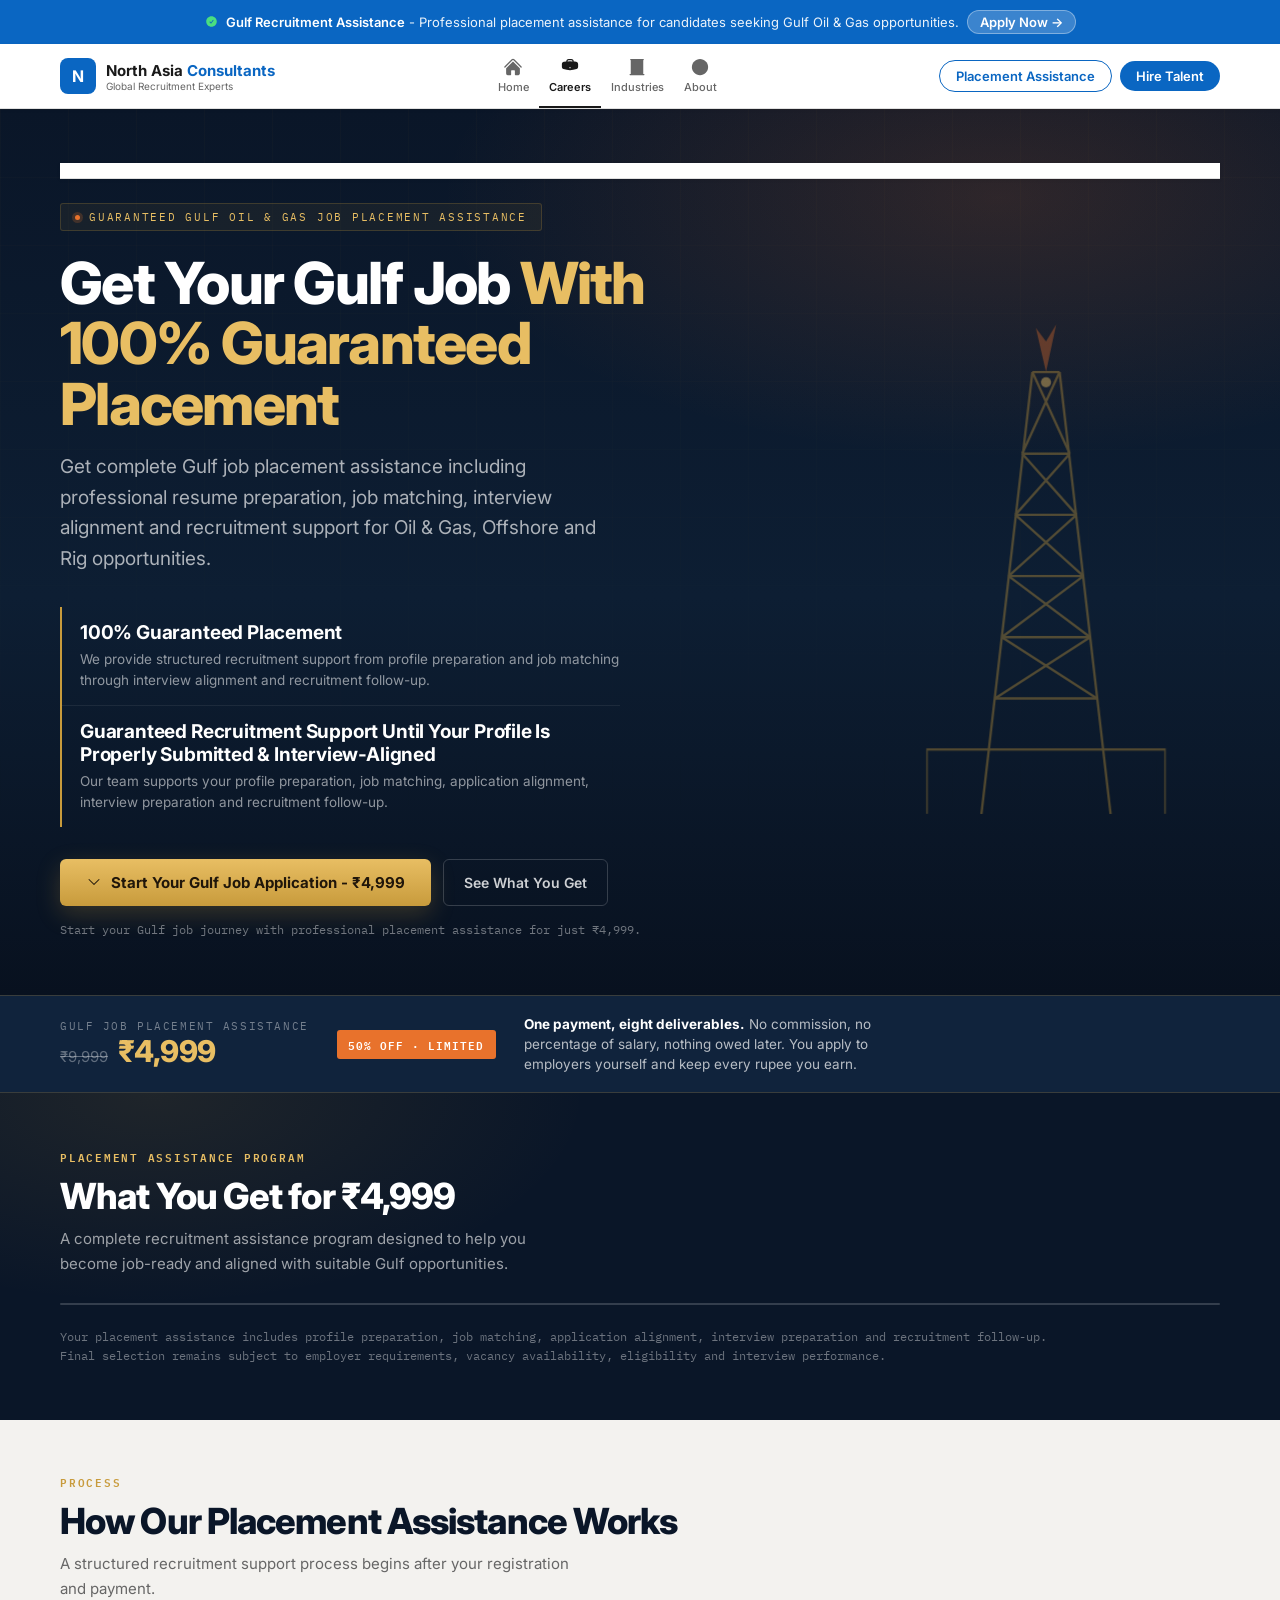
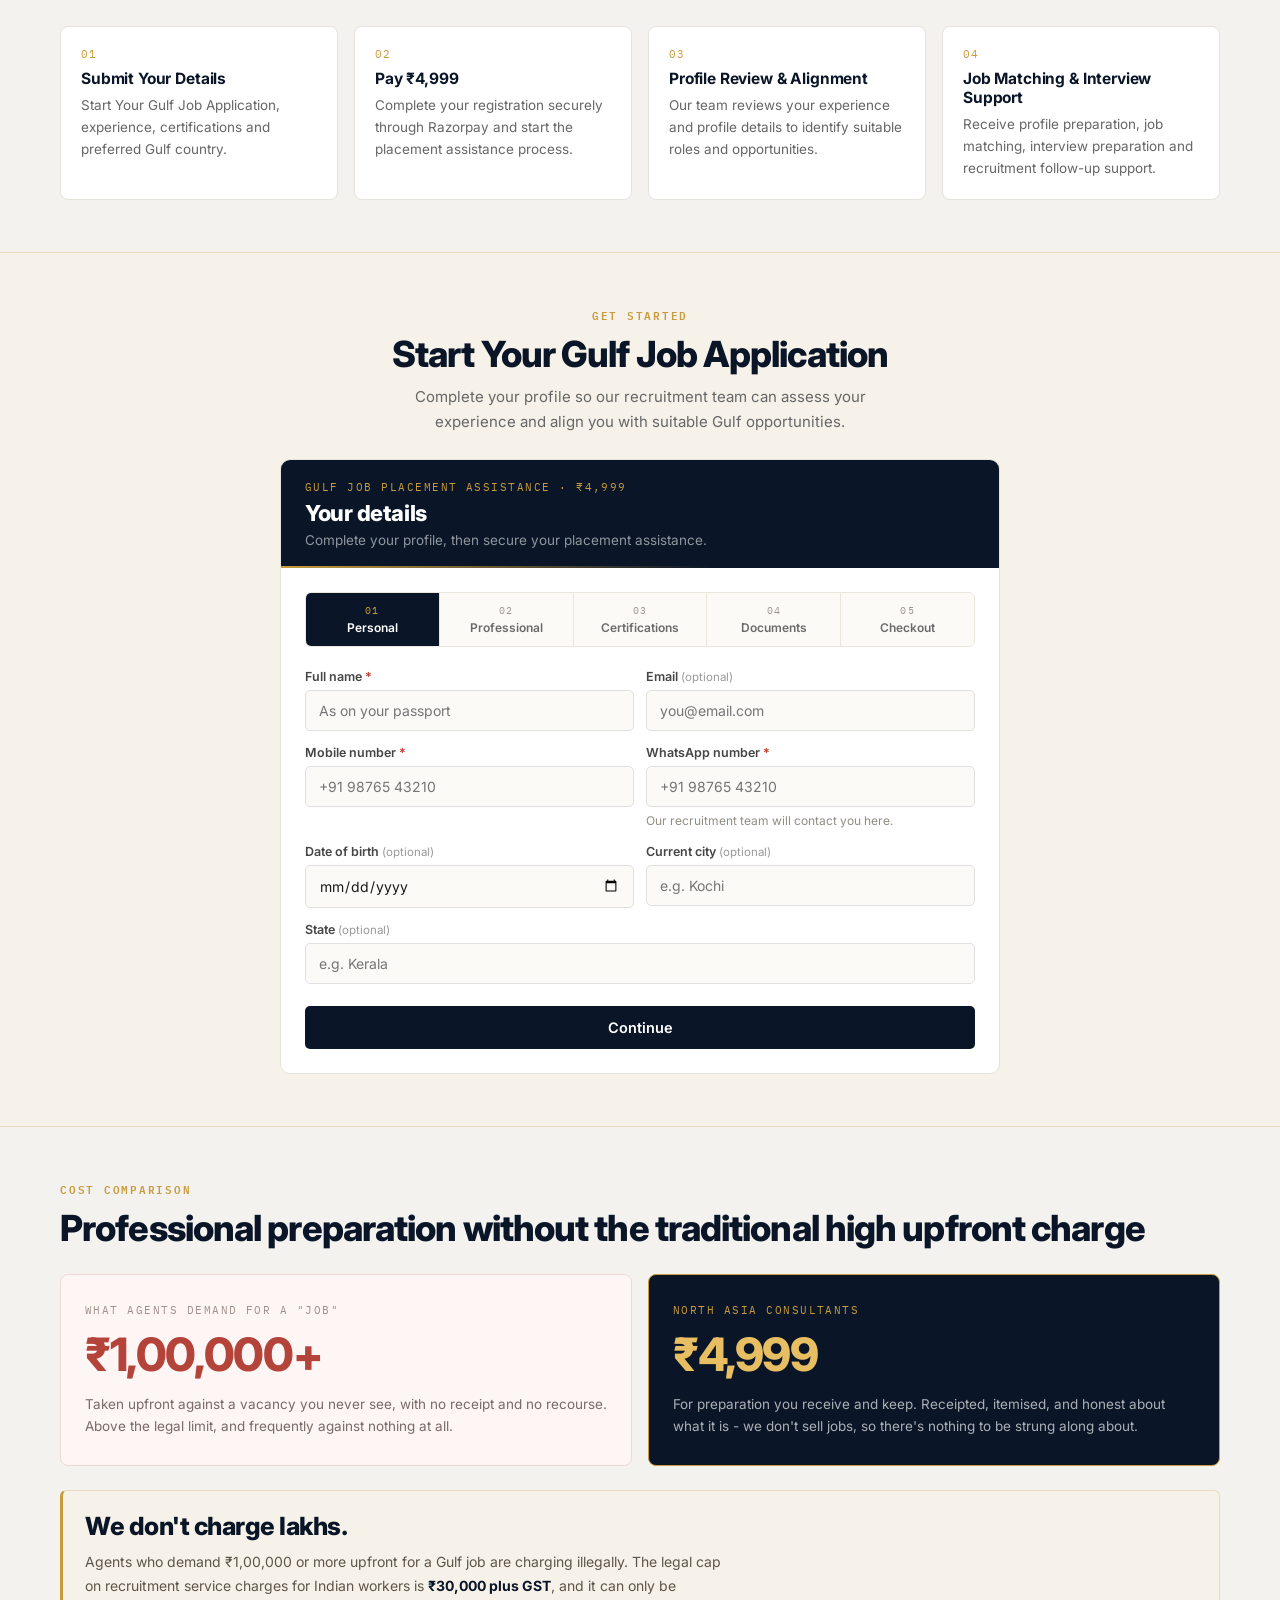
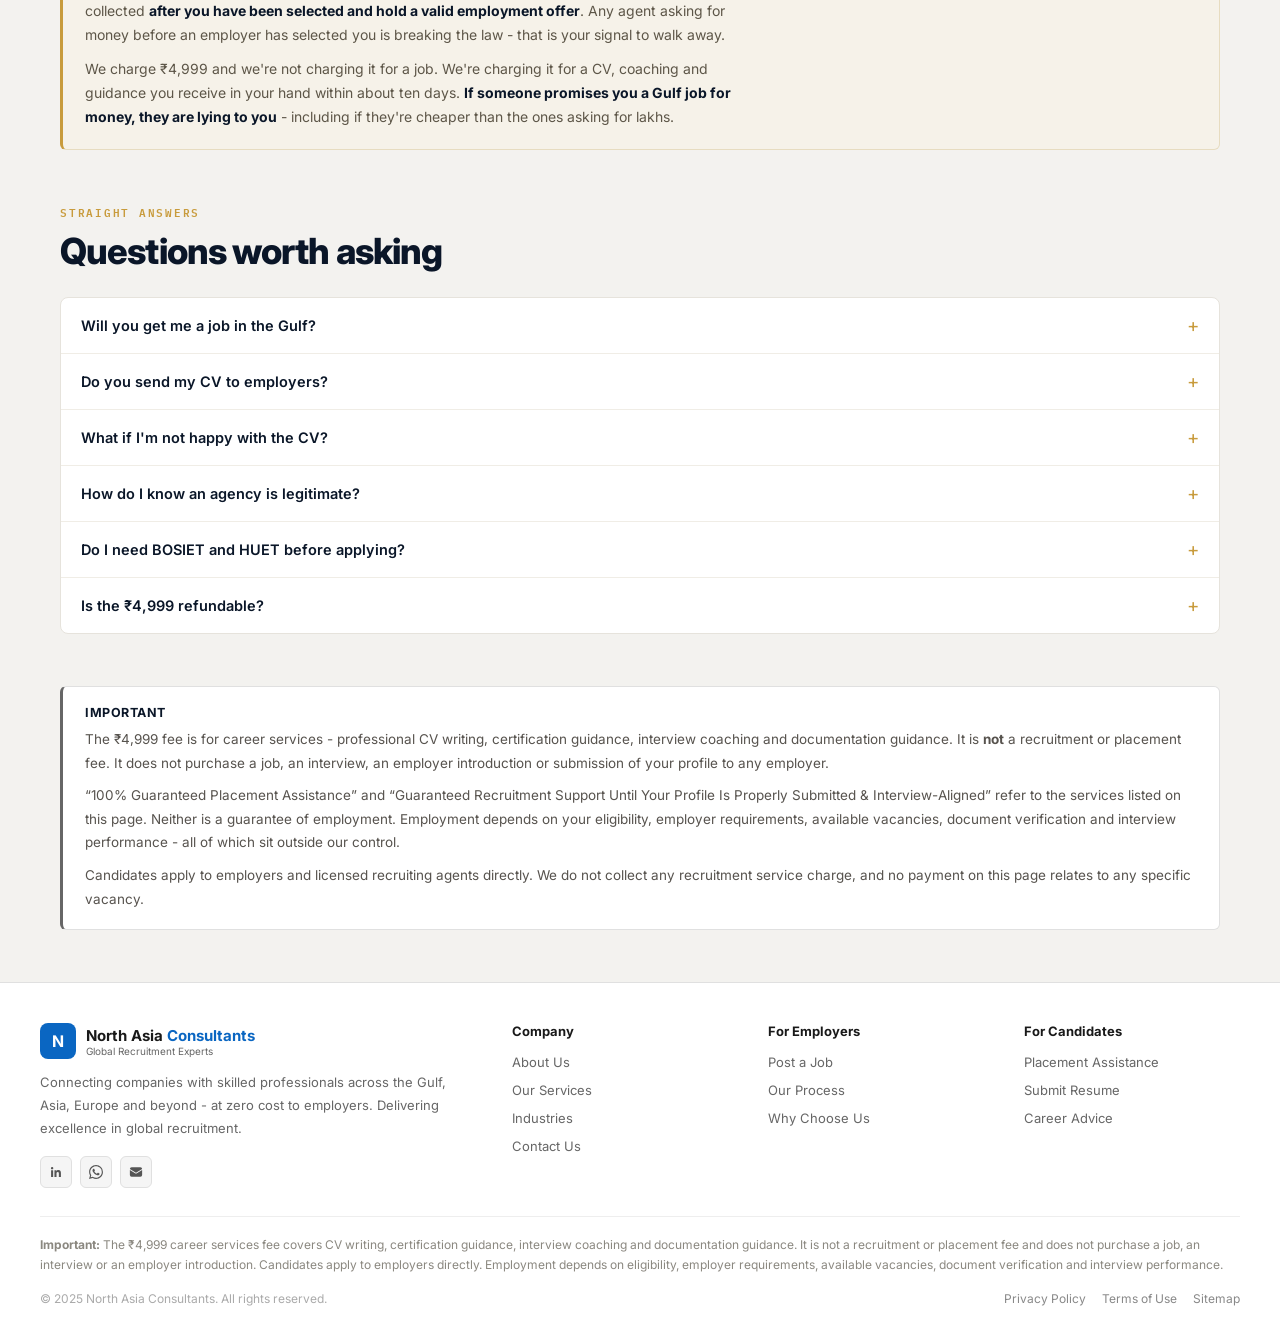
<file: jobs.html>
<!DOCTYPE html>
<html lang="en">
<head>
  <meta charset="UTF-8">
  <meta name="viewport" content="width=device-width, initial-scale=1.0">
  <title>100% Guaranteed Placement | North Asia Consultants</title>
  <link rel="preconnect" href="https://fonts.googleapis.com">
  <link rel="preconnect" href="https://fonts.gstatic.com" crossorigin>
  <link href="https://fonts.googleapis.com/css2?family=Inter:wght@400;500;600;700;800&family=IBM+Plex+Mono:wght@400;500;600&display=swap" rel="stylesheet">
  <style>
    *, *::before, *::after { box-sizing:border-box; margin:0; padding:0; }
    html { scroll-behavior:smooth; font-size:16px; }
    body { font-family:'Inter',-apple-system,BlinkMacSystemFont,sans-serif; background:#f3f2ef; color:#191919; overflow-x:hidden; -webkit-font-smoothing:antialiased; }
    img { max-width:100%; display:block; }
    a { text-decoration:none; }

    :root {
      --blue:#0a66c2; --blue-dark:#004182; --blue-light:#e8f0fa;
      --white:#fff; --bg:#f3f2ef; --border:#e0e0e0; --text:#191919; --muted:#666;
      --ink:#0A1628; --ink-2:#10233C; --steel:#1C3350;
      --hair:rgba(200,155,60,.22); --gold:#C89B3C; --gold-br:#E8BE63;
      --sand:#F6F2E9; --flame:#E8722C; --ok:#0d6b3f;
    }

    @keyframes fadeUp  { from{opacity:0;transform:translateY(26px)} to{opacity:1;transform:translateY(0)} }
    @keyframes slideUp { from{opacity:0;transform:translateY(16px)} to{opacity:1;transform:translateY(0)} }
    @keyframes spin    { to{transform:rotate(360deg)} }
    @keyframes flare   { 0%,100%{opacity:.5;transform:scaleY(1)} 50%{opacity:.85;transform:scaleY(1.12)} }
    .reveal { opacity:0; transform:translateY(24px); transition:opacity .6s cubic-bezier(.4,0,.2,1),transform .6s cubic-bezier(.4,0,.2,1); }
    .reveal.visible { opacity:1; transform:translateY(0); }
    .rd1{transition-delay:.08s} .rd2{transition-delay:.16s} .rd3{transition-delay:.24s}
    @media (prefers-reduced-motion:reduce){ *,*::before,*::after{animation-duration:.01ms!important;animation-iteration-count:1!important;transition-duration:.01ms!important;scroll-behavior:auto!important} .reveal{opacity:1;transform:none} }
    :focus-visible { outline:2px solid var(--gold); outline-offset:2px; }
    #progress { position:fixed; top:0; left:0; height:3px; background:linear-gradient(90deg,var(--gold),var(--flame)); width:0%; z-index:9999; transition:width .1s; }

    /* ── existing chrome ── */
    .topbar { background:var(--blue); padding:10px 16px; display:flex; align-items:center; justify-content:center; gap:8px; flex-wrap:wrap; text-align:center; }
    .topbar p { font-size:13px; color:rgba(255,255,255,.92); line-height:1.4; }
    .topbar strong { color:#fff; font-weight:600; }
    .topbar a { color:#fff; font-weight:600; font-size:13px; background:rgba(255,255,255,.2); padding:3px 12px; border-radius:100px; border:1px solid rgba(255,255,255,.35); white-space:nowrap; }
    .topbar a:hover { background:rgba(255,255,255,.3); }
    nav { background:#fff; border-bottom:1px solid var(--border); position:sticky; top:0; z-index:900; box-shadow:0 1px 4px rgba(0,0,0,.06); }
    .nav-inner { max-width:1200px; margin:0 auto; padding:0 20px; height:64px; display:flex; align-items:center; justify-content:space-between; gap:12px; }
    .logo { display:flex; align-items:center; gap:10px; flex-shrink:0; }
    .logo-icon { width:36px; height:36px; background:var(--blue); border-radius:8px; display:flex; align-items:center; justify-content:center; color:#fff; font-weight:700; font-size:16px; }
    .logo-name { font-size:15px; font-weight:700; color:var(--text); white-space:nowrap; }
    .logo-name span { color:var(--blue); }
    .logo-tagline { font-size:10px; color:var(--muted); }
    .nav-links { display:flex; align-items:center; }
    .nav-links a { display:flex; flex-direction:column; align-items:center; justify-content:center; padding:0 10px; height:64px; color:var(--muted); font-size:11px; font-weight:500; gap:3px; border-bottom:2px solid transparent; transition:all .2s; white-space:nowrap; }
    .nav-links a svg { width:20px; height:20px; }
    .nav-links a:hover { color:var(--text); border-bottom-color:var(--text); }
    .nav-links a.active { color:var(--text); border-bottom-color:var(--text); font-weight:600; }
    .nav-cta { display:flex; gap:8px; align-items:center; }
    .btn-outline-nav { padding:7px 16px; border:1.5px solid var(--blue); border-radius:20px; color:var(--blue); font-size:13px; font-weight:600; white-space:nowrap; }
    .btn-outline-nav:hover { background:var(--blue-light); }
    .btn-solid-nav { padding:7px 16px; background:var(--blue); border-radius:20px; color:#fff; font-size:13px; font-weight:600; white-space:nowrap; }
    .btn-solid-nav:hover { background:var(--blue-dark); }
    .hamburger { display:none; background:none; border:none; cursor:pointer; padding:6px; color:var(--text); }
    #mobileMenu { display:none; background:#fff; border-top:1px solid var(--border); padding:12px 20px 20px; }
    #mobileMenu.open { display:block; animation:fadeUp .25s ease; }
    #mobileMenu a { display:block; padding:12px 0; font-size:15px; color:#333; border-bottom:1px solid #f5f5f5; font-weight:500; }
    #mobileMenu a:last-of-type { border:none; }
    .mob-cta-row { display:flex; gap:10px; margin-top:14px; }
    .mob-cta-row a { flex:1; text-align:center; padding:10px; border-radius:20px; font-size:14px; font-weight:600; }
    .mob-cta-row .mc-outline { border:1.5px solid var(--blue); color:var(--blue); }
    .mob-cta-row .mc-solid { background:var(--blue); color:#fff; }

    /* ── HERO ── */
    .hero { position:relative; background:var(--ink); overflow:hidden; }
    .hero::before { content:''; position:absolute; inset:0; background:radial-gradient(900px 420px at 78% 10%,rgba(232,114,44,.16),transparent 62%),linear-gradient(180deg,#0A1628 0%,#0D1E33 55%,#08111F 100%); }
    .hero-grid { position:absolute; inset:0; opacity:.5; background-image:linear-gradient(rgba(200,155,60,.055) 1px,transparent 1px),linear-gradient(90deg,rgba(200,155,60,.055) 1px,transparent 1px); background-size:68px 68px; mask-image:linear-gradient(180deg,#000,transparent 88%); }
    .derrick { position:absolute; right:5%; bottom:0; width:min(340px,36vw); height:78%; opacity:.45; pointer-events:none; }
    .flare { animation:flare 3.4s ease-in-out infinite; transform-origin:bottom center; }
    .hero-inner { position:relative; z-index:3; max-width:1200px; margin:0 auto; padding:54px 20px 58px; }
    .crumb { display:flex; align-items:center; gap:7px; margin-bottom:24px; }
    .crumb a { font-size:12px; color:rgba(255,255,255,.5); font-weight:500; }
    .crumb a:hover { color:var(--gold-br); }
    .crumb span { font-size:12px; color:rgba(255,255,255,.3); }
    .crumb .cur { color:rgba(255,255,255,.82); font-weight:600; }
    .eyebrow { display:inline-flex; align-items:center; gap:9px; font-family:'IBM Plex Mono',monospace; font-size:11px; letter-spacing:.16em; text-transform:uppercase; color:var(--gold-br); border:1px solid var(--hair); background:rgba(200,155,60,.07); padding:6px 14px; border-radius:3px; margin-bottom:22px; }
    .eyebrow i { width:5px; height:5px; border-radius:50%; background:var(--flame); font-style:normal; box-shadow:0 0 0 3px rgba(232,114,44,.2); }
    .hero-h1 { font-size:clamp(32px,5.2vw,58px); font-weight:800; letter-spacing:-.03em; line-height:1.04; color:#fff; max-width:17ch; }
    .hero-h1 em { font-style:normal; color:var(--gold-br); }
    .hero-lede { margin-top:18px; font-size:clamp(15px,1.7vw,19px); line-height:1.62; color:rgba(255,255,255,.66); max-width:46ch; }
    .promise-set { display:flex; flex-direction:column; margin-top:32px; max-width:560px; border-left:2px solid var(--gold); }
    .promise { padding:14px 0 14px 18px; }
    .promise + .promise { border-top:1px solid rgba(255,255,255,.07); }
    .promise b { display:block; font-size:clamp(15px,1.9vw,19px); font-weight:700; color:#fff; letter-spacing:-.01em; }
    .promise small { display:block; margin-top:5px; font-size:13.5px; line-height:1.55; color:rgba(255,255,255,.55); }
    .hero-cta-row { display:flex; flex-wrap:wrap; gap:12px; align-items:center; margin-top:32px; }
    .btn-gold { display:inline-flex; align-items:center; gap:9px; background:linear-gradient(180deg,var(--gold-br),var(--gold)); color:#20160A; font-size:15px; font-weight:700; padding:14px 26px; border-radius:6px; border:none; cursor:pointer; font-family:inherit; box-shadow:0 8px 24px rgba(200,155,60,.24); transition:transform .16s,box-shadow .16s; }
    .btn-gold:hover { transform:translateY(-2px); box-shadow:0 12px 30px rgba(200,155,60,.32); }
    .btn-gold svg { width:16px; height:16px; }
    .btn-ghost { display:inline-flex; align-items:center; gap:8px; color:rgba(255,255,255,.8); font-size:14px; font-weight:600; padding:14px 20px; border:1px solid rgba(255,255,255,.18); border-radius:6px; transition:all .2s; }
    .btn-ghost:hover { border-color:var(--gold); color:var(--gold-br); }
    .hero-note { margin-top:16px; font-family:'IBM Plex Mono',monospace; font-size:11.5px; color:rgba(255,255,255,.42); }

    .fee-strip { position:relative; z-index:3; background:var(--ink-2); border-top:1px solid var(--hair); border-bottom:1px solid var(--hair); }
    .fee-inner { max-width:1200px; margin:0 auto; padding:18px 20px; display:flex; flex-wrap:wrap; align-items:center; gap:14px 28px; }
    .fee-tag { font-family:'IBM Plex Mono',monospace; font-size:10.5px; letter-spacing:.15em; text-transform:uppercase; color:rgba(255,255,255,.42); }
    .fee-amt { display:flex; align-items:baseline; gap:10px; }
    .fee-amt s { font-size:15px; color:rgba(255,255,255,.34); }
    .fee-amt b { font-size:30px; font-weight:800; color:var(--gold-br); letter-spacing:-.02em; }
    .off-badge { font-family:'IBM Plex Mono',monospace; font-size:10.5px; font-weight:600; letter-spacing:.1em; background:var(--flame); color:#fff; padding:5px 11px; border-radius:3px; }
    .fee-when { font-size:13.5px; color:rgba(255,255,255,.7); line-height:1.5; max-width:44ch; }
    .fee-when b { color:#fff; font-weight:700; }

    /* ── sections ── */
    .wrap { max-width:1200px; margin:0 auto; padding:52px 20px; }
    .sec-head { margin-bottom:24px; }
    .sec-eyebrow { font-family:'IBM Plex Mono',monospace; font-size:11px; letter-spacing:.16em; text-transform:uppercase; color:var(--gold); font-weight:600; }
    .sec-h2 { font-size:clamp(24px,3.4vw,36px); font-weight:800; letter-spacing:-.025em; color:var(--ink); margin-top:8px; }
    .sec-sub { font-size:15px; color:var(--muted); margin-top:9px; line-height:1.65; max-width:58ch; }

    /* deliverables */
    .value-sec { background:var(--ink); position:relative; overflow:hidden; }
    .value-sec::before { content:''; position:absolute; inset:0; background:radial-gradient(700px 340px at 12% 0%,rgba(200,155,60,.11),transparent 62%); }
    .value-inner { position:relative; z-index:2; max-width:1200px; margin:0 auto; padding:54px 20px; }
    .value-inner .sec-eyebrow { color:var(--gold-br); }
    .value-inner .sec-h2 { color:#fff; }
    .value-inner .sec-sub { color:rgba(255,255,255,.6); }
    .vgrid { display:grid; grid-template-columns:repeat(auto-fit,minmax(240px,1fr)); gap:1px; background:rgba(255,255,255,.09); border:1px solid rgba(255,255,255,.09); border-radius:8px; overflow:hidden; margin-top:26px; }
    .vcard { background:var(--ink-2); padding:22px 20px; }
    .vcard-n { font-family:'IBM Plex Mono',monospace; font-size:10.5px; color:var(--gold); letter-spacing:.12em; }
    .vcard h4 { font-size:15px; font-weight:700; color:#fff; margin-top:9px; letter-spacing:-.01em; }
    .vcard p { font-size:13px; color:rgba(255,255,255,.55); line-height:1.62; margin-top:6px; }
    .value-foot { margin-top:22px; font-family:'IBM Plex Mono',monospace; font-size:11.5px; color:rgba(255,255,255,.4); line-height:1.7; }

    /* how it works */
    .flow { display:grid; grid-template-columns:repeat(auto-fit,minmax(220px,1fr)); gap:16px; margin-top:24px; }
    .fstep { background:#fff; border:1px solid #e6e3dc; border-radius:8px; padding:20px; position:relative; }
    .fstep-n { font-family:'IBM Plex Mono',monospace; font-size:10.5px; letter-spacing:.14em; color:var(--gold); }
    .fstep h4 { font-size:15.5px; font-weight:700; color:var(--ink); margin-top:8px; letter-spacing:-.01em; }
    .fstep p { font-size:13.5px; color:var(--muted); line-height:1.65; margin-top:6px; }

    /* comparison */
    .cmp-grid { display:grid; grid-template-columns:1fr 1fr; gap:16px; margin-top:24px; }
    .cmp { border-radius:8px; padding:28px 24px; border:1px solid var(--border); background:#fff; }
    .cmp.bad { background:#fdf6f5; border-color:#f0d9d5; }
    .cmp.good { background:var(--ink); border-color:var(--gold); }
    .cmp-lbl { font-family:'IBM Plex Mono',monospace; font-size:10.5px; letter-spacing:.14em; text-transform:uppercase; color:#a08f8b; }
    .cmp.good .cmp-lbl { color:var(--gold); }
    .cmp-amt { font-size:clamp(30px,4.6vw,46px); font-weight:800; letter-spacing:-.03em; margin-top:9px; color:#b4433a; }
    .cmp.good .cmp-amt { color:var(--gold-br); }
    .cmp-note { font-size:13.5px; line-height:1.65; margin-top:11px; color:#7a6a67; }
    .cmp.good .cmp-note { color:rgba(255,255,255,.66); }
    .lakh-line { margin-top:24px; background:var(--sand); border:1px solid #e7dcc0; border-left:3px solid var(--gold); border-radius:6px; padding:20px 22px; }
    .lakh-line b { display:block; font-size:clamp(18px,2.6vw,25px); font-weight:800; letter-spacing:-.02em; color:var(--ink); }
    .lakh-line p { font-size:14px; line-height:1.72; color:#5d5648; margin-top:9px; max-width:72ch; }
    .lakh-line p strong { color:var(--ink); font-weight:700; }
    .lakh-line p + p { margin-top:10px; }

    /* disclaimer */
    .disc-box { background:#fff; border:1px solid var(--border); border-left:3px solid var(--muted); border-radius:6px; padding:18px 22px; }
    .disc-box h5 { font-size:12.5px; font-weight:700; letter-spacing:.04em; text-transform:uppercase; color:var(--ink); margin-bottom:8px; }
    .disc-box p { font-size:13.5px; line-height:1.75; color:#57534e; }
    .disc-box p + p { margin-top:9px; }

    /* ── FORM (on page, not modal) ── */
    .apply-sec { background:var(--sand); border-top:1px solid #e7dcc0; border-bottom:1px solid #e7dcc0; }
    .apply-inner { max-width:760px; margin:0 auto; padding:52px 20px; }
    .card { background:#fff; border:1px solid #e6e3dc; border-radius:10px; overflow:hidden; }
    .card-head { background:var(--ink); padding:20px 24px; position:relative; }
    .card-head::after { content:''; position:absolute; left:0; right:0; bottom:0; height:2px; background:linear-gradient(90deg,var(--gold),transparent 60%); }
    .card-head .k-ref { font-family:'IBM Plex Mono',monospace; font-size:10.5px; letter-spacing:.14em; color:var(--gold); text-transform:uppercase; }
    .card-head h3 { font-size:22px; font-weight:800; color:#fff; letter-spacing:-.02em; margin-top:6px; }
    .card-head p { font-size:13.5px; color:rgba(255,255,255,.55); margin-top:6px; }
    .card-body { padding:24px; }

    .steps { display:flex; border:1px solid #ebe7de; border-radius:6px; overflow:hidden; margin-bottom:22px; }
    .step-t { flex:1; padding:11px 8px; text-align:center; background:#fbfaf7; border-right:1px solid #ebe7de; }
    .step-t:last-child { border-right:none; }
    .step-t.on { background:var(--ink); }
    .step-t.done { background:#f2f6f3; }
    .step-n { font-family:'IBM Plex Mono',monospace; font-size:10px; letter-spacing:.12em; color:#9b978e; }
    .step-t.on .step-n { color:var(--gold); }
    .step-t.done .step-n { color:var(--ok); }
    .step-l { font-size:12px; font-weight:600; color:#6b6b6b; margin-top:3px; }
    .step-t.on .step-l { color:#fff; }
    .step-t.done .step-l { color:var(--ok); }

    .fpane { display:none; }
    .fpane.on { display:block; animation:slideUp .28s ease; }
    .frow { margin-bottom:14px; }
    .fgrid2 { display:grid; grid-template-columns:1fr 1fr; gap:12px; }
    .flabel { display:block; font-size:12.5px; font-weight:600; color:#454545; margin-bottom:6px; }
    .req { color:#c0392b; }
    .fin { width:100%; padding:11px 13px; border:1.5px solid var(--border); border-radius:5px; font-size:14px; font-family:inherit; outline:none; background:#fbfaf7; color:var(--text); transition:border-color .18s,background .18s; }
    .fin:focus { border-color:var(--gold); background:#fff; }
    .fin.err { border-color:#c0392b; background:#fdf6f5; }
    textarea.fin { resize:vertical; min-height:80px; }
    select.fin { cursor:pointer; }
    .hint { font-size:12px; color:#918d84; margin-top:5px; line-height:1.5; }

    .cgrid { display:grid; grid-template-columns:repeat(auto-fit,minmax(150px,1fr)); gap:9px; }
    .cbox { display:flex; align-items:center; gap:9px; padding:11px 13px; border:1.5px solid var(--border); border-radius:5px; background:#fbfaf7; cursor:pointer; transition:all .16s; font-size:13.5px; font-weight:500; color:#454545; }
    .cbox:hover { border-color:var(--gold); }
    .cbox input { width:16px; height:16px; accent-color:var(--gold); cursor:pointer; flex-shrink:0; }
    .cbox.sel { border-color:var(--gold); background:var(--sand); color:var(--ink); font-weight:600; }

    .drop { border:2px dashed #d8d4cb; border-radius:8px; padding:22px; text-align:center; cursor:pointer; position:relative; background:#fbfaf7; transition:all .18s; }
    .drop:hover,.drop.drag { border-color:var(--gold); background:var(--sand); }
    .drop.ok { border-color:var(--ok); background:#f2f8f4; border-style:solid; }
    .drop input[type=file] { position:absolute; inset:0; opacity:0; cursor:pointer; width:100%; height:100%; }
    .drop-t { font-size:14px; font-weight:600; color:var(--ink); }
    .drop-h { font-size:12px; color:var(--muted); margin-top:4px; }
    .drop-f { font-size:12.5px; font-weight:600; color:var(--ok); margin-top:8px; display:none; }
    .drop-f.show { display:block; }

    .fnav { display:flex; gap:10px; margin-top:22px; }
    .btn-next { flex:1; display:flex; align-items:center; justify-content:center; gap:8px; background:var(--ink); color:#fff; border:none; border-radius:5px; padding:13px; font-size:14.5px; font-weight:600; font-family:inherit; cursor:pointer; transition:background .18s; }
    .btn-next:hover { background:var(--steel); }
    .btn-next:disabled { opacity:.55; cursor:not-allowed; }
    .btn-back { padding:13px 20px; background:#fff; border:1.5px solid var(--border); border-radius:5px; font-size:14px; font-weight:600; color:#555; cursor:pointer; font-family:inherit; }
    .btn-back:hover { border-color:#b9b5ac; }
    .form-err { display:none; background:#fdf6f5; border:1px solid #f0d9d5; border-radius:5px; padding:11px 14px; font-size:13px; color:#b4433a; margin-bottom:14px; line-height:1.55; }
    .form-err.show { display:block; }
    .spin { animation:spin .8s linear infinite; }

    /* checkout step */
    .pay-hero { background:var(--ink); border-radius:8px; padding:24px; text-align:center; }
    .pay-hero .cmp-lbl { color:var(--gold); }
    .pay-amt { display:flex; align-items:baseline; justify-content:center; gap:12px; margin-top:10px; }
    .pay-amt s { font-size:18px; color:rgba(255,255,255,.35); }
    .pay-amt b { font-size:46px; font-weight:800; color:var(--gold-br); letter-spacing:-.03em; }
    .pay-cover { font-size:13.5px; line-height:1.75; color:rgba(255,255,255,.62); margin-top:12px; max-width:54ch; margin-left:auto; margin-right:auto; }
    .incl { margin-top:18px; border:1px solid #ebe7de; border-radius:6px; overflow:hidden; }
    .incl-r { display:flex; align-items:flex-start; gap:10px; padding:11px 15px; background:#fbfaf7; border-bottom:1px solid #ebe7de; font-size:13.5px; color:#3f3f3f; line-height:1.5; }
    .incl-r:last-child { border-bottom:none; }
    .incl-r svg { width:15px; height:15px; color:var(--ok); flex-shrink:0; margin-top:2px; }
    .btn-pay { width:100%; margin-top:18px; display:flex; align-items:center; justify-content:center; gap:9px; background:linear-gradient(180deg,var(--gold-br),var(--gold)); color:#20160A; border:none; border-radius:6px; padding:15px; font-size:16px; font-weight:700; font-family:inherit; cursor:pointer; transition:transform .16s; }
    .btn-pay:hover { transform:translateY(-1px); }
    .btn-pay:disabled { opacity:.6; cursor:not-allowed; transform:none; }
    .pay-methods { display:flex; flex-wrap:wrap; gap:6px; justify-content:center; margin-top:14px; }
    .pm { font-family:'IBM Plex Mono',monospace; font-size:10.5px; letter-spacing:.06em; color:#8b8880; border:1px solid #e6e3dc; padding:4px 10px; border-radius:3px; background:#fff; }

    /* success */
    .done-pane { display:none; padding:8px 0 0; text-align:center; }
    .done-pane.show { display:block; animation:slideUp .35s ease; }
    .done-mark { width:60px; height:60px; border-radius:50%; background:#f2f8f4; border:1px solid #cfe6d8; display:flex; align-items:center; justify-content:center; margin:0 auto 16px; }
    .done-mark svg { width:28px; height:28px; color:var(--ok); }
    .done-h { font-size:22px; font-weight:800; letter-spacing:-.02em; color:var(--ink); }
    .done-p { font-size:14px; color:var(--muted); line-height:1.7; margin:9px auto 0; max-width:48ch; }
    .receipt { text-align:left; margin:22px auto 0; max-width:460px; border:1px solid #ebe7de; border-radius:6px; overflow:hidden; }
    .rrow { display:flex; justify-content:space-between; gap:14px; padding:11px 15px; background:#fbfaf7; border-bottom:1px solid #ebe7de; }
    .rrow:last-child { border-bottom:none; }
    .rk { font-family:'IBM Plex Mono',monospace; font-size:10.5px; letter-spacing:.1em; text-transform:uppercase; color:#9b978e; }
    .rv { font-size:13.5px; font-weight:600; color:var(--ink); text-align:right; word-break:break-all; }
    .rv.mono { font-family:'IBM Plex Mono',monospace; font-size:12.5px; }
    .rv.paid { color:var(--ok); }
    .done-btns { display:flex; gap:10px; justify-content:center; margin-top:22px; flex-wrap:wrap; }
    .btn-wa { display:inline-flex; align-items:center; gap:8px; background:#25d366; color:#fff; padding:12px 20px; border-radius:5px; font-size:14px; font-weight:600; }
    .btn-wa:hover { background:#1db954; }
    .btn-wa svg { width:16px; height:16px; }
    .btn-ln { display:inline-flex; align-items:center; padding:12px 20px; border:1.5px solid var(--border); background:#fff; border-radius:5px; font-size:14px; font-weight:600; color:var(--text); cursor:pointer; font-family:inherit; }
    .btn-ln:hover { border-color:#b9b5ac; }

    /* FAQ */
    .faq { border:1px solid #e6e3dc; border-radius:8px; overflow:hidden; background:#fff; margin-top:24px; }
    .faq details { border-bottom:1px solid #f0ede6; }
    .faq details:last-child { border-bottom:none; }
    .faq summary { padding:16px 20px; font-size:14.5px; font-weight:600; color:var(--ink); cursor:pointer; list-style:none; display:flex; justify-content:space-between; align-items:center; gap:12px; }
    .faq summary::-webkit-details-marker { display:none; }
    .faq summary::after { content:'+'; font-size:19px; color:var(--gold); font-weight:400; flex-shrink:0; }
    .faq details[open] summary::after { content:'−'; }
    .faq p { padding:0 20px 16px; font-size:13.5px; line-height:1.75; color:#57534e; }

    /* sticky */
    .sticky-cta { display:none; position:fixed; left:0; right:0; bottom:0; z-index:880; background:rgba(10,22,40,.97); backdrop-filter:blur(8px); border-top:1px solid var(--hair); padding:11px 14px calc(11px + env(safe-area-inset-bottom)); }
    .sticky-cta button { width:100%; display:flex; align-items:center; justify-content:center; gap:9px; background:linear-gradient(180deg,var(--gold-br),var(--gold)); color:#20160A; border:none; border-radius:6px; padding:14px; font-size:15.5px; font-weight:700; font-family:inherit; cursor:pointer; }
    .sticky-cta small { display:block; text-align:center; font-family:'IBM Plex Mono',monospace; font-size:10px; color:rgba(255,255,255,.42); margin-top:7px; }

    /* footer */
    footer { background:#fff; border-top:1px solid var(--border); padding:40px 20px 24px; }
    .footer-inner { max-width:1200px; margin:0 auto; }
    .footer-grid { display:grid; grid-template-columns:2fr 1fr 1fr 1fr; gap:40px; padding-bottom:28px; border-bottom:1px solid #eee; }
    .footer-brand p { font-size:13px; color:var(--muted); line-height:1.75; margin:12px 0 16px; }
    .footer-social { display:flex; gap:8px; }
    .fs-btn { width:32px; height:32px; border-radius:6px; background:#f5f5f5; border:1px solid var(--border); display:flex; align-items:center; justify-content:center; color:#555; transition:all .2s; }
    .fs-btn:hover { background:var(--blue); border-color:var(--blue); color:#fff; }
    .fs-btn svg { width:14px; height:14px; }
    .fc h4 { font-size:13px; font-weight:700; color:var(--text); margin-bottom:12px; }
    .fc ul { list-style:none; display:flex; flex-direction:column; gap:8px; }
    .fc ul li a { font-size:13px; color:var(--muted); }
    .fc ul li a:hover { color:var(--blue); }
    .footer-legal { padding:18px 0 0; font-size:12px; line-height:1.7; color:#8b8880; }
    .footer-bottom { display:flex; align-items:center; justify-content:space-between; flex-wrap:wrap; gap:10px; padding-top:16px; }
    .footer-bottom p { font-size:12px; color:#aaa; }
    .footer-links { display:flex; gap:16px; }
    .footer-links a { font-size:12px; color:#888; }
    .footer-links a:hover { color:var(--blue); }

    @media (max-width:960px){ .footer-grid{grid-template-columns:1fr 1fr;gap:28px} .cmp-grid{grid-template-columns:1fr} .derrick{opacity:.26} }
    @media (max-width:680px){
      .nav-links,.nav-cta{display:none} .hamburger{display:block} .nav-inner{height:56px}
      .footer-grid{grid-template-columns:1fr;gap:24px} .footer-bottom{flex-direction:column;align-items:flex-start}
      .fgrid2{grid-template-columns:1fr} .sticky-cta{display:block} body{padding-bottom:82px}
      .step-l{display:none} .derrick{display:none} .hero-inner{padding:38px 20px 42px}
      .card-body{padding:18px} .apply-inner{padding:38px 14px}
    }
  </style>
</head>
<body>
<div id="progress"></div>

<div class="topbar">
  <p>
    <svg style="width:13px;height:13px;display:inline;vertical-align:-1px;margin-right:4px" viewBox="0 0 24 24" fill="#4ade80"><path fill-rule="evenodd" d="M2.25 12c0-5.385 4.365-9.75 9.75-9.75s9.75 4.365 9.75 9.75-4.365 9.75-9.75 9.75S2.25 17.385 2.25 12zm13.36-1.814a.75.75 0 10-1.22-.872l-3.236 4.53L9.53 12.22a.75.75 0 00-1.06 1.06l2.25 2.25a.75.75 0 001.14-.094l3.75-5.25z" clip-rule="evenodd"/></svg>
    <strong>Gulf Recruitment Assistance</strong> - Professional placement assistance for candidates seeking Gulf Oil &amp; Gas opportunities.
  </p>
  <a href="/contact.html">Apply Now →</a>
</div>

<nav>
  <div class="nav-inner">
    <a href="/" class="logo">
      <div class="logo-icon">N</div>
      <div><div class="logo-name">North Asia <span>Consultants</span></div><div class="logo-tagline">Global Recruitment Experts</div></div>
    </a>
    <div class="nav-links">
      <a href="/"><svg viewBox="0 0 24 24" fill="currentColor"><path d="M11.47 3.84a.75.75 0 011.06 0l8.69 8.69a.75.75 0 101.06-1.06l-8.689-8.69a2.25 2.25 0 00-3.182 0l-8.69 8.69a.75.75 0 001.061 1.06l8.69-8.69z"/><path d="M12 5.432l8.159 8.159c.03.03.06.058.091.086v6.198c0 1.035-.84 1.875-1.875 1.875H15a.75.75 0 01-.75-.75v-4.5a.75.75 0 00-.75-.75h-3a.75.75 0 00-.75.75V21a.75.75 0 01-.75.75H5.625a1.875 1.875 0 01-1.875-1.875v-6.198a2.29 2.29 0 00.091-.086L12 5.43z"/></svg>Home</a>
      <a href="/jobs.html" class="active"><svg viewBox="0 0 24 24" fill="currentColor"><path fill-rule="evenodd" d="M7.5 5.25a3 3 0 013-3h3a3 3 0 013 3v.205c.933.085 1.857.197 2.774.334 1.454.218 2.476 1.483 2.476 2.917v3.033c0 1.211-.734 2.352-1.936 2.752A24.726 24.726 0 0112 15.75c-2.73 0-5.357-.442-7.814-1.259-1.202-.4-1.936-1.541-1.936-2.752V8.706c0-1.434 1.022-2.7 2.476-2.917A48.814 48.814 0 017.5 5.455V5.25zm7.5 0v.09a49.488 49.488 0 00-6 0v-.09a1.5 1.5 0 011.5-1.5h3a1.5 1.5 0 011.5 1.5zm-3 8.25a.75.75 0 100-1.5.75.75 0 000 1.5z" clip-rule="evenodd"/></svg>Careers</a>
      <a href="/industries.html"><svg viewBox="0 0 24 24" fill="currentColor"><path fill-rule="evenodd" d="M4.5 2.25a.75.75 0 000 1.5v16.5h-.75a.75.75 0 000 1.5h16.5a.75.75 0 000-1.5h-.75V3.75a.75.75 0 000-1.5h-15z" clip-rule="evenodd"/></svg>Industries</a>
      <a href="/about.html"><svg viewBox="0 0 24 24" fill="currentColor"><path fill-rule="evenodd" d="M2.25 12c0-5.385 4.365-9.75 9.75-9.75s9.75 4.365 9.75 9.75-4.365 9.75-9.75 9.75S2.25 17.385 2.25 12z" clip-rule="evenodd"/></svg>About</a>
    </div>
    <div class="nav-cta">
      <a href="/candidates.html" class="btn-outline-nav">Placement Assistance</a>
      <a href="/employers.html" class="btn-solid-nav">Hire Talent</a>
    </div>
    <button class="hamburger" onclick="toggleMenu()" aria-label="Menu">
      <svg width="24" height="24" viewBox="0 0 24 24" fill="none" stroke="currentColor" stroke-width="2"><line x1="3" y1="6" x2="21" y2="6"/><line x1="3" y1="12" x2="21" y2="12"/><line x1="3" y1="18" x2="21" y2="18"/></svg>
    </button>
  </div>
  <div id="mobileMenu">
    <a href="/">Home</a><a href="/jobs.html">Placement Assistance</a><a href="/industries.html">Industries</a><a href="/about.html">About Us</a><a href="/contact.html">Contact</a>
    <div class="mob-cta-row"><a href="/candidates.html" class="mc-outline">Placement Assistance</a><a href="/employers.html" class="mc-solid">Hire Talent</a></div>
  </div>
</nav>

<!-- ═══ HERO ═══ -->
<header class="hero">
  <div class="hero-grid"></div>
  <div class="derrick" aria-hidden="true">
    <svg viewBox="0 0 200 300" fill="none" xmlns="http://www.w3.org/2000/svg">
      <g stroke="#C89B3C" stroke-width="1.4" opacity=".85">
        <path d="M62 300 L92 40 M138 300 L108 40 M92 40 L108 40"/>
        <path d="M70 232 L130 232 M74 196 L126 196 M78 160 L122 160 M82 124 L118 124 M86 88 L114 88"/>
        <path d="M70 232 L126 196 M130 232 L74 196 M74 196 L122 160 M126 196 L78 160 M78 160 L118 124 M122 160 L82 124 M82 124 L114 88 M118 124 L86 88 M86 88 L108 40 M114 88 L92 40"/>
        <path d="M30 300 L30 262 L170 262 L170 300" opacity=".6"/><path d="M30 262 L170 262"/>
      </g>
      <g class="flare"><path d="M100 40 L94 14 L100 22 L106 12 L100 40Z" fill="#E8722C" opacity=".8"/></g>
      <circle cx="100" cy="46" r="3" fill="#E8BE63"/>
    </svg>
  </div>

  <div class="hero-inner">
    <nav class="crumb" aria-label="Breadcrumb"><a href="/">Home</a><span>/</span><span class="cur">Gulf Job Placement Assistance</span></nav>
    <div class="eyebrow"><i></i> Guaranteed Gulf Oil &amp; Gas Job Placement Assistance</div>

    <h1 class="hero-h1">Get Your Gulf Job <em>With 100% Guaranteed Placement </em></h1>
    <p class="hero-lede">Get complete Gulf job placement assistance including professional resume preparation, job matching, interview alignment and recruitment support for Oil &amp; Gas, Offshore and Rig opportunities.</p>

    <div class="promise-set">
      <div class="promise">
        <b>100% Guaranteed Placement</b>
        <small>We provide structured recruitment support from profile preparation and job matching through interview alignment and recruitment follow-up.</small>
      </div>
      <div class="promise">
        <b>Guaranteed Recruitment Support Until Your Profile Is Properly Submitted &amp; Interview-Aligned</b>
        <small>Our team supports your profile preparation, job matching, application alignment, interview preparation and recruitment follow-up.</small>
      </div>
    </div>

    <div class="hero-cta-row">
      <button class="btn-gold" onclick="document.getElementById('apply').scrollIntoView({behavior:'smooth'})">
        <svg viewBox="0 0 24 24" fill="currentColor"><path fill-rule="evenodd" d="M12.53 16.28a.75.75 0 01-1.06 0l-7.5-7.5a.75.75 0 011.06-1.06L12 14.69l6.97-6.97a.75.75 0 111.06 1.06l-7.5 7.5z" clip-rule="evenodd"/></svg>
        Start Your Gulf Job Application - ₹4,999
      </button>
      <a href="#deliverables" class="btn-ghost">See What You Get</a>
    </div>
    <p class="hero-note">Start your Gulf job journey with professional placement assistance for just ₹4,999.</p>
  </div>
</header>

<div class="fee-strip">
  <div class="fee-inner">
    <div><div class="fee-tag">Gulf Job Placement Assistance</div><div class="fee-amt"><s>₹9,999</s><b>₹4,999</b></div></div>
    <span class="off-badge">50% OFF · LIMITED</span>
    <p class="fee-when"><b>One payment, eight deliverables.</b> No commission, no percentage of salary, nothing owed later. You apply to employers yourself and keep every rupee you earn.</p>
  </div>
</div>

<!-- ═══ DELIVERABLES ═══ -->
<section class="value-sec" id="deliverables">
  <div class="value-inner">
    <div class="sec-head reveal">
      <div class="sec-eyebrow">Placement Assistance Program</div>
      <h2 class="sec-h2">What You Get for ₹4,999</h2>
      <p class="sec-sub">A complete recruitment assistance program designed to help you become job-ready and aligned with suitable Gulf opportunities.</p>
    </div>
    <div class="vgrid reveal rd1" id="valueGrid"></div>
    <p class="value-foot reveal rd2">
      Your placement assistance includes profile preparation, job matching, application alignment, interview preparation and recruitment follow-up.<br>
      Final selection remains subject to employer requirements, vacancy availability, eligibility and interview performance.
    </p>
  </div>
</section>

<!-- ═══ HOW IT WORKS ═══ -->
<section class="wrap">
  <div class="sec-head reveal">
    <div class="sec-eyebrow">Process</div>
    <h2 class="sec-h2">How Our Placement Assistance Works</h2>
    <p class="sec-sub">A structured recruitment support process begins after your registration and payment.</p>
  </div>
  <div class="flow reveal rd1">
    <div class="fstep"><div class="fstep-n">01</div><h4>Submit Your Details</h4><p>Start Your Gulf Job Application, experience, certifications and preferred Gulf country.</p></div>
    <div class="fstep"><div class="fstep-n">02</div><h4>Pay ₹4,999</h4><p>Complete your registration securely through Razorpay and start the placement assistance process.</p></div>
    <div class="fstep"><div class="fstep-n">03</div><h4>Profile Review & Alignment</h4><p>Our team reviews your experience and profile details to identify suitable roles and opportunities.</p></div>
    <div class="fstep"><div class="fstep-n">04</div><h4>Job Matching & Interview Support</h4><p>Receive profile preparation, job matching, interview preparation and recruitment follow-up support.</p></div>
  </div>
</section>

<!-- ═══ APPLICATION + PAYMENT ═══ -->
<section class="apply-sec" id="apply">
  <div class="apply-inner">
    <div class="sec-head reveal" style="text-align:center">
      <div class="sec-eyebrow">Get started</div>
      <h2 class="sec-h2">Start Your Gulf Job Application</h2>
      <p class="sec-sub" style="margin-left:auto;margin-right:auto">Complete your profile so our recruitment team can assess your experience and align you with suitable Gulf opportunities.</p>
    </div>

    <div class="card reveal rd1">
      <div class="card-head">
        <div class="k-ref">Gulf Job Placement Assistance · ₹4,999</div>
        <h3 id="cardTitle">Your details</h3>
        <p id="cardSub">Complete your profile, then secure your placement assistance.</p>
      </div>

      <div class="card-body" id="formBody">
        <div class="steps" id="stepTabs">
          <div class="step-t on" data-s="1"><div class="step-n">01</div><div class="step-l">Personal</div></div>
          <div class="step-t" data-s="2"><div class="step-n">02</div><div class="step-l">Professional</div></div>
          <div class="step-t" data-s="3"><div class="step-n">03</div><div class="step-l">Certifications</div></div>
          <div class="step-t" data-s="4"><div class="step-n">04</div><div class="step-l">Documents</div></div>
          <div class="step-t" data-s="5"><div class="step-n">05</div><div class="step-l">Checkout</div></div>
        </div>

        <div class="form-err" id="fErr"></div>

        <!-- STEP 1 -->
        <div class="fpane on" data-p="1">
          <div class="fgrid2">
            <div class="frow"><label class="flabel" for="fName">Full name <span class="req">*</span></label><input id="fName" class="fin" type="text" placeholder="As on your passport"></div>
            <div class="frow"><label class="flabel" for="fEmail">Email <span style="font-weight:400;color:#999;font-size:11.5px">(optional)</span></label><input id="fEmail" class="fin" type="email" placeholder="you@email.com"></div>
          </div>
          <div class="fgrid2">
            <div class="frow"><label class="flabel" for="fMobile">Mobile number <span class="req">*</span></label><input id="fMobile" class="fin" type="tel" placeholder="+91 98765 43210"></div>
            <div class="frow"><label class="flabel" for="fWa">WhatsApp number <span class="req">*</span></label><input id="fWa" class="fin" type="tel" placeholder="+91 98765 43210"><div class="hint">Our recruitment team will contact you here.</div></div>
          </div>
          <div class="fgrid2">
            <div class="frow"><label class="flabel" for="fDob">Date of birth <span style="font-weight:400;color:#999;font-size:11.5px">(optional)</span></label><input id="fDob" class="fin" type="date"></div>
            <div class="frow"><label class="flabel" for="fCity">Current city <span style="font-weight:400;color:#999;font-size:11.5px">(optional)</span></label><input id="fCity" class="fin" type="text" placeholder="e.g. Kochi"></div>
          </div>
          <div class="frow"><label class="flabel" for="fState">State <span style="font-weight:400;color:#999;font-size:11.5px">(optional)</span></label><input id="fState" class="fin" type="text" placeholder="e.g. Kerala"></div>
          <div class="fnav"><button class="btn-next" onclick="goStep(2)">Continue</button></div>
        </div>

        <!-- STEP 2 -->
        <div class="fpane" data-p="2">
          <div class="fgrid2">
            <div class="frow"><label class="flabel" for="pTrade">Your trade <span class="req">*</span></label>
              <select id="pTrade" class="fin"><option value="">Select</option><option>Roustabout</option><option>Roughneck</option><option>Derrickman</option><option>Assistant Driller</option><option>Driller</option><option>Assistant Mechanic</option><option>Offshore Mechanic</option><option>Mechanical Technician</option><option>Electrical Technician</option><option>6G Welder</option><option>Rig Welder</option><option>Crane Operator</option><option>Rigger</option><option>Scaffolder</option><option>HSE Officer</option><option>Other</option></select></div>
            <div class="frow"><label class="flabel" for="pTitle">Current job title <span style="font-weight:400;color:#999;font-size:11.5px">(optional)</span></label><input id="pTitle" class="fin" type="text" placeholder="e.g. Roustabout"></div>
          </div>
          <div class="fgrid2">
            <div class="frow"><label class="flabel" for="pTotal">Total experience <span class="req">*</span></label>
              <select id="pTotal" class="fin"><option value="">Select</option><option>Under 1 year</option><option>1–3 years</option><option>3–5 years</option><option>5–8 years</option><option>8–12 years</option><option>12+ years</option></select></div>
            <div class="frow"><label class="flabel" for="pOG">Oil &amp; gas experience <span class="req">*</span></label>
              <select id="pOG" class="fin"><option value="">Select</option><option>None yet</option><option>Under 1 year</option><option>1–3 years</option><option>3–5 years</option><option>5–8 years</option><option>8+ years</option></select></div>
          </div>
          <div class="fgrid2">
            <div class="frow"><label class="flabel" for="pOff">Offshore experience</label>
              <select id="pOff" class="fin"><option value="">Select</option><option>None</option><option>Under 1 year</option><option>1–3 years</option><option>3–5 years</option><option>5+ years</option></select></div>
            <div class="frow"><label class="flabel" for="pQual">Highest qualification <span class="req">*</span></label>
              <select id="pQual" class="fin"><option value="">Select</option><option>Below 10th</option><option>10th / SSLC</option><option>12th / HSC</option><option>ITI</option><option>Diploma</option><option>Bachelor's degree</option><option>Postgraduate</option></select></div>
          </div>
          <div class="frow"><label class="flabel" for="pPrev">Rigs / companies worked</label><input id="pPrev" class="fin" type="text" placeholder="e.g. KDC Rig 45, Shelf Drilling"><div class="hint">List what you can - we'll go through the detail on the call.</div></div>
          <div class="frow"><label class="flabel" for="pPref">Target country <span class="req">*</span></label>
            <select id="pPref" class="fin"><option value="">Select</option><option>Kuwait</option><option>Saudi Arabia</option><option>UAE</option><option>Qatar</option><option>Oman</option><option>Bahrain</option><option>Any Gulf country</option></select></div>
          <div class="fnav"><button class="btn-back" onclick="goStep(1)">Back</button><button class="btn-next" onclick="goStep(3)">Continue</button></div>
        </div>

        <!-- STEP 3 -->
        <div class="fpane" data-p="3">
          <p class="hint" style="margin-bottom:14px;font-size:13.5px">Select the certifications you currently hold. Our team can guide you on certifications relevant to your target role.</p>
          <div class="cgrid" id="certGrid"></div>
          <div class="frow" style="margin-top:14px"><label class="flabel" for="cOther">Other certifications</label><input id="cOther" class="fin" type="text" placeholder="Comma separated"></div>
          <div class="fnav"><button class="btn-back" onclick="goStep(2)">Back</button><button class="btn-next" onclick="goStep(4)">Continue</button></div>
        </div>

        <!-- STEP 4 -->
        <div class="fpane" data-p="4">
          <div class="frow">
            <label class="flabel">Existing CV <span style="font-weight:400;color:#999;font-size:11.5px">(optional - max 700 KB)</span></label>
            <div class="drop" id="dropCv">
              <input type="file" id="fileCv" accept=".pdf,.doc,.docx" onchange="pickFile(this,'CV')">
              <div class="drop-t">Upload your current CV</div>
              <div class="drop-h">PDF, DOC or DOCX · under 700 KB</div>
              <div class="drop-f" id="nameCv"></div>
            </div>
            <div class="hint">Upload your existing CV if available. Our team can prepare or improve your Gulf-standard resume.</div>
          </div>
          <div class="frow">
            <label class="flabel">Certificates <span style="font-weight:400;color:#999;font-size:11.5px">(optional - combine into one file)</span></label>
            <div class="drop" id="dropCt">
              <input type="file" id="fileCt" accept=".pdf,.jpg,.jpeg,.png" onchange="pickFile(this,'Certificates')">
              <div class="drop-t">Upload certificates</div>
              <div class="drop-h">PDF or image · under 700 KB</div>
              <div class="drop-f" id="nameCt"></div>
            </div>
          </div>
          <div class="frow"><label class="flabel" for="fNote">Additional Information</label><textarea id="fNote" class="fin" placeholder="Passport validity, notice period, rig types, anything unusual in your history…"></textarea></div>
          <div class="fnav"><button class="btn-back" onclick="goStep(3)">Back</button><button class="btn-next" onclick="goStep(5)">Continue to checkout</button></div>
        </div>

        <!-- STEP 5 -->
        <div class="fpane" data-p="5">
          <div class="pay-hero">
            <div class="cmp-lbl">Regular ₹9,999 · Offer Today</div>
            <div class="pay-amt"><s>₹9,999</s><b>₹4,999</b></div>
            <p class="pay-cover">₹4,999 covers our Gulf Job Placement Assistance program including profile preparation, job matching, interview alignment and recruitment support.</p>
          </div>
          <div class="incl" id="inclList"></div>
          <div class="form-err" id="payErr" style="margin-top:14px"></div>
          <button class="btn-pay" id="payBtn" onclick="goToPayment()">
            <svg viewBox="0 0 24 24" fill="currentColor" style="width:17px;height:17px"><path fill-rule="evenodd" d="M12 1.5a5.25 5.25 0 00-5.25 5.25v3a3 3 0 00-3 3v6.75a3 3 0 003 3h10.5a3 3 0 003-3v-6.75a3 3 0 00-3-3v-3c0-2.9-2.35-5.25-5.25-5.25zm3.75 8.25v-3a3.75 3.75 0 10-7.5 0v3h7.5z" clip-rule="evenodd"/></svg>
            Pay ₹4,999 &amp; Start Placement Assistance
          </button>
          <p style="text-align:center;font-family:'IBM Plex Mono',monospace;font-size:11px;color:#9b978e;margin-top:11px;line-height:1.6">Your payment is processed securely by Razorpay.<br>Your application details are already saved and will be linked to your placement assistance registration.</p>
          <div class="pay-methods"><span class="pm">UPI</span><span class="pm">Google Pay</span><span class="pm">PhonePe</span><span class="pm">Paytm</span><span class="pm">Cards</span><span class="pm">Net Banking</span></div>
          <div class="fnav"><button class="btn-back" onclick="goStep(4)" style="flex:1">Back to Profile</button></div>
          <div class="disc-box" style="margin-top:20px">
            <h5>Important</h5>
            <p>The ₹4,999 fee is for Gulf Job Placement Assistance including professional resume preparation, candidate profile preparation, job matching, application alignment, interview preparation and recruitment follow-up.</p>
          </div>
        </div>
      </div>

      <!-- SUCCESS -->
      <div class="card-body done-pane" id="donePane">
        <div class="done-mark"><svg viewBox="0 0 24 24" fill="currentColor"><path fill-rule="evenodd" d="M2.25 12c0-5.385 4.365-9.75 9.75-9.75s9.75 4.365 9.75 9.75-4.365 9.75-9.75 9.75S2.25 17.385 2.25 12zm13.36-1.814a.75.75 0 10-1.22-.872l-3.236 4.53L9.53 12.22a.75.75 0 00-1.06 1.06l2.25 2.25a.75.75 0 001.14-.094l3.75-5.25z" clip-rule="evenodd"/></svg></div>
        <h3 class="done-h">You're registered ✓</h3>
        <p class="done-p">Thank you for registering with North Asia Consultants. We'll confirm your payment and message you on WhatsApp within 24 hours to go through your rig history and start on your CV.</p>
        <div class="receipt">
          <div class="rrow"><span class="rk">Name</span><span class="rv" id="dName"></span></div>
          <div class="rrow"><span class="rk">Trade</span><span class="rv" id="dTrade"></span></div>
          <div class="rrow"><span class="rk">Mobile</span><span class="rv mono" id="dMobile"></span></div>
          <div class="rrow"><span class="rk">Reference ID</span><span class="rv mono" id="dId"></span></div>
          <div class="rrow"><span class="rk">Service</span><span class="rv">Gulf Job Placement Assistance</span></div>
          <div class="rrow"><span class="rk">Amount</span><span class="rv">₹4,999</span></div>
          <div class="rrow"><span class="rk">Payment status</span><span class="rv" id="dPayStatus">Confirming</span></div>
        </div>
        <p class="done-p" style="margin-top:18px;font-size:13px">We match your payment using the mobile number above. If you paid from someone else's account or a different number, message us the reference ID so we can link it. Razorpay emails a receipt separately - if it hasn't arrived within an hour, send us the reference and we'll check.</p>
        <div class="done-btns">
          <a class="btn-wa" id="dWa" href="#" target="_blank" rel="noopener">
            <svg viewBox="0 0 24 24" fill="currentColor"><path d="M17.472 14.382c-.297-.149-1.758-.867-2.03-.967-.273-.099-.471-.148-.67.15-.197.297-.767.966-.94 1.164-.173.199-.347.223-.644.075-.297-.15-1.255-.463-2.39-1.475-.883-.788-1.48-1.761-1.653-2.059-.173-.297-.018-.458.13-.606.134-.133.298-.347.446-.52.149-.174.198-.298.298-.497.099-.198.05-.371-.025-.52-.075-.149-.669-1.612-.916-2.207-.242-.579-.487-.5-.669-.51-.173-.008-.371-.01-.57-.01-.198 0-.52.074-.792.372-.272.297-1.04 1.016-1.04 2.479 0 1.462 1.065 2.875 1.213 3.074.149.198 2.096 3.2 5.077 4.487.709.306 1.262.489 1.694.625.712.227 1.36.195 1.871.118.571-.085 1.758-.719 2.006-1.413.248-.694.248-1.289.173-1.413-.074-.124-.272-.198-.57-.347m-5.421 7.403h-.004a9.87 9.87 0 01-5.031-1.378l-.361-.214-3.741.982.998-3.648-.235-.374a9.86 9.86 0 01-1.51-5.26c.001-5.45 4.436-9.884 9.888-9.884 2.64 0 5.122 1.03 6.988 2.898a9.825 9.825 0 012.893 6.994c-.003 5.45-4.437 9.884-9.885 9.884m8.413-18.297A11.815 11.815 0 0012.05 0C5.495 0 .16 5.335.157 11.892c0 2.096.547 4.142 1.588 5.945L.057 24l6.305-1.654a11.882 11.882 0 005.683 1.448h.005c6.554 0 11.89-5.335 11.893-11.893a11.821 11.821 0 00-3.48-8.413z"/></svg>
            Message us on WhatsApp
          </a>
          <a class="btn-ln" href="/">Back to home</a>
        </div>
      </div>
    </div>
  </div>
</section>

<!-- ═══ COMPARISON ═══ -->
<section class="wrap">
  <div class="sec-head reveal">
    <div class="sec-eyebrow">Cost comparison</div>
    <h2 class="sec-h2">Professional preparation without the traditional high upfront charge</h2>
  </div>
  <div class="cmp-grid reveal rd1">
    <div class="cmp bad">
      <div class="cmp-lbl">What agents demand for a "job"</div>
      <div class="cmp-amt">₹1,00,000+</div>
      <p class="cmp-note">Taken upfront against a vacancy you never see, with no receipt and no recourse. Above the legal limit, and frequently against nothing at all.</p>
    </div>
    <div class="cmp good">
      <div class="cmp-lbl">North Asia Consultants</div>
      <div class="cmp-amt">₹4,999</div>
      <p class="cmp-note">For preparation you receive and keep. Receipted, itemised, and honest about what it is - we don't sell jobs, so there's nothing to be strung along about.</p>
    </div>
  </div>

  <div class="lakh-line reveal rd2">
    <b>We don't charge lakhs.</b>
    <p>Agents who demand ₹1,00,000 or more upfront for a Gulf job are charging illegally. The legal cap on recruitment service charges for Indian workers is <strong>₹30,000 plus GST</strong>, and it can only be collected <strong>after you have been selected and hold a valid employment offer</strong>. Any agent asking for money before an employer has selected you is breaking the law - that is your signal to walk away.</p>
    <p>We charge ₹4,999 and we're not charging it for a job. We're charging it for a CV, coaching and guidance you receive in your hand within about ten days. <strong>If someone promises you a Gulf job for money, they are lying to you</strong> - including if they're cheaper than the ones asking for lakhs.</p>
  </div>
</section>

<!-- ═══ FAQ ═══ -->
<section class="wrap" style="padding-top:0">
  <div class="sec-head reveal">
    <div class="sec-eyebrow">Straight answers</div>
    <h2 class="sec-h2">Questions worth asking</h2>
  </div>
  <div class="faq reveal rd1">
    <details><summary>Will you get me a job in the Gulf?</summary><p>No, and anyone who says they will for a fee is not telling you the truth. We prepare your application so that when you apply, you're competitive - a CV in the format Gulf operators read, a clear picture of which certifications your trade needs, and coaching for the trade test and interview. Where you apply and what comes of it is yours.</p></details>
    <details><summary>Do you send my CV to employers?</summary><p>No. We give you a briefed list of where to apply - operator career portals, drilling contractor sites, licensed agencies in your region - and you apply directly. That keeps you in control and means nobody is charging you for access to a vacancy.</p></details>
    <details><summary>What if I'm not happy with the CV?</summary><p>We revise it until you are. There's no revision limit and no time limit on getting it right.</p></details>
    <details><summary>How do I know an agency is legitimate?</summary><p>Check their Registration Certificate on the eMigrate portal, insist on a receipt for anything you pay, and refuse to pay before you hold a written employment offer. Those three habits filter out most of what goes wrong.</p></details>
    <details><summary>Do I need BOSIET and HUET before applying?</summary><p>Depends entirely on your trade and whether the work is offshore. Some candidates spend ₹40,000 on tickets they didn't need for the roles they're targeting. Part of the package is telling you honestly which ones matter for you.</p></details>
    <details><summary>Is the ₹4,999 refundable?</summary><p>Before we've started work, yes - message us on WhatsApp. Once your CV is drafted and delivered, the work has been done and the fee stands.</p></details>
  </div>
</section>

<!-- ═══ DISCLAIMER ═══ -->
<div class="wrap" style="padding-top:0">
  <div class="disc-box reveal">
    <h5>Important</h5>
    <p>The ₹4,999 fee is for career services - professional CV writing, certification guidance, interview coaching and documentation guidance. It is <strong>not</strong> a recruitment or placement fee. It does not purchase a job, an interview, an employer introduction or submission of your profile to any employer.</p>
    <p>“100% Guaranteed Placement Assistance” and “Guaranteed Recruitment Support Until Your Profile Is Properly Submitted &amp; Interview-Aligned” refer to the services listed on this page. Neither is a guarantee of employment. Employment depends on your eligibility, employer requirements, available vacancies, document verification and interview performance - all of which sit outside our control.</p>
    <p>Candidates apply to employers and licensed recruiting agents directly. We do not collect any recruitment service charge, and no payment on this page relates to any specific vacancy.</p>
  </div>
</div>

<!-- ═══ FOOTER ═══ -->
<footer>
  <div class="footer-inner">
    <div class="footer-grid">
      <div class="footer-brand">
        <a href="/" class="logo"><div class="logo-icon">N</div><div><div class="logo-name">North Asia <span>Consultants</span></div><div class="logo-tagline">Global Recruitment Experts</div></div></a>
        <p>Connecting companies with skilled professionals across the Gulf, Asia, Europe and beyond - at zero cost to employers. Delivering excellence in global recruitment.</p>
        <div class="footer-social">
          <a href="#" class="fs-btn" aria-label="LinkedIn"><svg viewBox="0 0 24 24" fill="currentColor"><path d="M20.447 20.452h-3.554v-5.569c0-1.328-.027-3.037-1.852-3.037-1.853 0-2.136 1.445-2.136 2.939v5.667H9.351V9h3.414v1.561h.046c.477-.9 1.637-1.85 3.37-1.85 3.601 0 4.267 2.37 4.267 5.455v6.286zM5.337 7.433a2.062 2.062 0 01-2.063-2.065 2.064 2.064 0 112.063 2.065zm1.782 13.019H3.555V9h3.564v11.452z"/></svg></a>
          <a href="https://wa.me/918988590035" class="fs-btn" target="_blank" rel="noopener" aria-label="WhatsApp"><svg viewBox="0 0 24 24" fill="currentColor"><path d="M17.472 14.382c-.297-.149-1.758-.867-2.03-.967-.273-.099-.471-.148-.67.15-.197.297-.767.966-.94 1.164-.173.199-.347.223-.644.075-.297-.15-1.255-.463-2.39-1.475-.883-.788-1.48-1.761-1.653-2.059-.173-.297-.018-.458.13-.606.134-.133.298-.347.446-.52.149-.174.198-.298.298-.497.099-.198.05-.371-.025-.52-.075-.149-.669-1.612-.916-2.207-.242-.579-.487-.5-.669-.51-.173-.008-.371-.01-.57-.01-.198 0-.52.074-.792.372-.272.297-1.04 1.016-1.04 2.479 0 1.462 1.065 2.875 1.213 3.074.149.198 2.096 3.2 5.077 4.487.709.306 1.262.489 1.694.625.712.227 1.36.195 1.871.118.571-.085 1.758-.719 2.006-1.413.248-.694.248-1.289.173-1.413-.074-.124-.272-.198-.57-.347m-5.421 7.403h-.004a9.87 9.87 0 01-5.031-1.378l-.361-.214-3.741.982.998-3.648-.235-.374a9.86 9.86 0 01-1.51-5.26c.001-5.45 4.436-9.884 9.888-9.884 2.64 0 5.122 1.03 6.988 2.898a9.825 9.825 0 012.893 6.994c-.003 5.45-4.437 9.884-9.885 9.884m8.413-18.297A11.815 11.815 0 0012.05 0C5.495 0 .16 5.335.157 11.892c0 2.096.547 4.142 1.588 5.945L.057 24l6.305-1.654a11.882 11.882 0 005.683 1.448h.005c6.554 0 11.89-5.335 11.893-11.893a11.821 11.821 0 00-3.48-8.413z"/></svg></a>
          <a href="mailto:info@northasiaconsultants.com" class="fs-btn" aria-label="Email"><svg viewBox="0 0 24 24" fill="currentColor"><path d="M1.5 8.67v8.58a3 3 0 003 3h15a3 3 0 003-3V8.67l-8.928 5.493a3 3 0 01-3.144 0L1.5 8.67z"/><path d="M22.5 6.908V6.75a3 3 0 00-3-3h-15a3 3 0 00-3 3v.158l9.714 5.978a1.5 1.5 0 001.572 0L22.5 6.908z"/></svg></a>
        </div>
      </div>
      <div class="fc"><h4>Company</h4><ul><li><a href="/about.html">About Us</a></li><li><a href="/services.html">Our Services</a></li><li><a href="/industries.html">Industries</a></li><li><a href="/contact.html">Contact Us</a></li></ul></div>
      <div class="fc"><h4>For Employers</h4><ul><li><a href="/employers.html">Post a Job</a></li><li><a href="/employers.html">Our Process</a></li><li><a href="/employers.html">Why Choose Us</a></li></ul></div>
      <div class="fc"><h4>For Candidates</h4><ul><li><a href="/jobs.html">Placement Assistance</a></li><li><a href="/candidates.html">Submit Resume</a></li><li><a href="/candidates.html">Career Advice</a></li></ul></div>
    </div>
    <div class="footer-legal">
      <strong>Important:</strong> The ₹4,999 career services fee covers CV writing, certification guidance, interview coaching and documentation guidance. It is not a recruitment or placement fee and does not purchase a job, an interview or an employer introduction. Candidates apply to employers directly. Employment depends on eligibility, employer requirements, available vacancies, document verification and interview performance.
    </div>
    <div class="footer-bottom">
      <p>© 2025 North Asia Consultants. All rights reserved.</p>
      <div class="footer-links"><a href="#">Privacy Policy</a><a href="#">Terms of Use</a><a href="/sitemap.html">Sitemap</a></div>
    </div>
  </div>
</footer>

<div class="sticky-cta">
  <button onclick="document.getElementById('apply').scrollIntoView({behavior:'smooth'})">Get started - ₹4,999</button>
  <small>CV · coaching · documentation guidance</small>
</div>

<!-- ═══ CONFIG ═══ -->
<script>
window.NAC = {
  /* ── EDIT THESE ─────────────────────────────── */
  whatsapp: '918988590035',

  // Apps Script → Deploy → Web app → copy the /exec URL and paste it here.
  appsScriptUrl: 'https://script.google.com/macros/s/PASTE_DEPLOYMENT_ID/exec',

  // Razorpay Dashboard → Payment Pages → create a ₹4,999 page → copy its URL.
  paymentPageUrl: 'https://rzp.io/rzp/1Ks5jiP',

  // In that Payment Page's settings, set the post-payment redirect to:
  //     https://northasiaconsultants.com/jobs.html?paid=1
  // That is what brings the customer back to the confirmation screen below.
  /* ───────────────────────────────────────────── */
  certs: ['BOSIET','HUET','H2S','HLA','IMIST','PTW','RigPass','First Aid','Fire Fighting','Sea Survival'],
  value: [
    ['Gulf-format CV, written',   'A CV rewritten from scratch in the layout Gulf operators and drilling contractors actually shortlist from. Delivered as PDF and Word so you can edit it yourself later.'],
    ['Experience structured',     'Your rig history, tickets and equipment exposure organised so a recruiter can assess you in thirty seconds instead of guessing.'],
    ['Certification map',         'Which tickets your trade genuinely needs, which are optional, which are a waste of money, and where to get them near you.'],
    ['Where to apply',            'A briefed list of operator portals, drilling contractor career pages and licensed agencies covering your trade and target country. You apply yourself.'],
    ['Interview coaching',        'A live session on the trade test format, the technical questions that come up for your trade, and how Gulf interviews are actually run.'],
    [interview',                  'feedback, first time you have answered these questions out loud.'],
    ['Documentation guidance',    'What to prepare and in what order - passport validity, medical, PCC, attestation and emigration clearance - with the common mistakes flagged.'],
    ['30 days of follow-up',      'Questions answered on WhatsApp for a month after delivery. If an interview comes up, we prep you for it.']
  ]
};
</script>

<!-- ═══ APP ═══ -->
<!-- ═══ UI - plain script, runs even if the intake endpoint is down ═══ -->
<script>
(function () {
  const C   = window.NAC;
  const $   = id => document.getElementById(id);
  const esc = s => String(s ?? '').replace(/[&<>"']/g, m => ({'&':'&amp;','<':'&lt;','>':'&gt;','"':'&quot;',"'":'&#39;'}[m]));

  let STEP = 1, DRAFT_ID = null;

  /* ── deliverable cards ── */
  $('valueGrid').innerHTML = C.value.map(([h, p], i) =>
    `<div class="vcard"><div class="vcard-n">${String(i+1).padStart(2,'0')}</div><h4>${esc(h)}</h4><p>${esc(p)}</p></div>`).join('');

  /* ── checkout inclusion list ── */
  const tick = `<svg viewBox="0 0 24 24" fill="currentColor"><path fill-rule="evenodd" d="M19.916 4.626a.75.75 0 01.208 1.04l-9 13.5a.75.75 0 01-1.154.114l-6-6a.75.75 0 011.06-1.06l5.353 5.353 8.493-12.74a.75.75 0 011.04-.207z" clip-rule="evenodd"/></svg>`;
  $('inclList').innerHTML = C.value.map(([h]) => `<div class="incl-r">${tick}<span>${esc(h)}</span></div>`).join('');

  /* ── certification checkboxes ── */
  $('certGrid').innerHTML = C.certs.map(c =>
    `<label class="cbox"><input type="checkbox" value="${esc(c)}"><span>${esc(c)}</span></label>`).join('');
  $('certGrid').addEventListener('change', e => {
    if (e.target.type === 'checkbox') e.target.parentElement.classList.toggle('sel', e.target.checked);
  });

  /* ── steps ── */
  function paintSteps() {
    document.querySelectorAll('#stepTabs .step-t').forEach(t => {
      const n = +t.dataset.s;
      t.classList.toggle('on', n === STEP);
      t.classList.toggle('done', n < STEP);
    });
  }
  function showPane(n) {
    document.querySelectorAll('.fpane').forEach(p => p.classList.toggle('on', +p.dataset.p === n));
  }

  const RULES = {
    1: [['fName','full name'],['fMobile','mobile number'],['fWa','WhatsApp number']],
    2: [['pTrade','your trade'],['pTotal','total experience'],['pOG','oil & gas experience'],['pQual','highest qualification'],['pPref','target country']],
    3: [], 4: [], 5: []
  };

  function err(msg) { const e = $('fErr'); e.textContent = msg; e.classList.add('show'); e.scrollIntoView({behavior:'smooth', block:'center'}); }

  function validate(step) {
    const missing = [];
    document.querySelectorAll('.fin').forEach(el => el.classList.remove('err'));
    (RULES[step] || []).forEach(([id, label]) => {
      const el = $(id);
      if (el && !el.value.trim()) { missing.push(label); el.classList.add('err'); }
    });
    if (step === 1) {
      const v = $('fEmail').value.trim();
      if (v && !/^[^\s@]+@[^\s@]+\.[^\s@]{2,}$/.test(v)) { missing.push('a valid email'); $('fEmail').classList.add('err'); }
    }
    if (missing.length) { err(`Fill in ${missing.join(', ')} to continue.`); return false; }
    $('fErr').classList.remove('show');
    return true;
  }

  window.goStep = function (n) {
    if (n > STEP && !validate(STEP)) return;
    STEP = n; paintSteps(); showPane(n);
    $('cardTitle').textContent = n === 5 ? 'Checkout' : 'Your details';
    $('cardSub').textContent   = n === 5 ? 'One payment. Nothing owed afterwards.' : 'Complete your profile, then secure your placement assistance.';
    document.querySelector('.card').scrollIntoView({ behavior:'smooth', block:'start' });
  };

  /* ── files ── */
  const MAXB = 700 * 1024;
  const SLOT = { CV: ['fileCv','nameCv','dropCv'], Certificates: ['fileCt','nameCt','dropCt'] };

  window.pickFile = function (input, kind) {
    const [, ni, di] = SLOT[kind];
    const f = input.files[0]; if (!f) return;
    if (f.size > MAXB) {
      err(`${kind} is ${(f.size/1024).toFixed(0)} KB. Compress it under 700 KB and try again - or skip it and bring it to the call.`);
      input.value = ''; $(ni).classList.remove('show'); $(di).classList.remove('ok'); return;
    }
    $('fErr').classList.remove('show');
    $(ni).textContent = '✓ ' + f.name; $(ni).classList.add('show'); $(di).classList.add('ok');
  };

  Object.entries(SLOT).forEach(([kind, [fi, ni, di]]) => {
    const d = $(di); if (!d) return;
    d.addEventListener('dragover',  e => { e.preventDefault(); d.classList.add('drag'); });
    d.addEventListener('dragleave', () => d.classList.remove('drag'));
    d.addEventListener('drop', e => {
      e.preventDefault(); d.classList.remove('drag');
      if (e.dataTransfer.files[0]) { $(fi).files = e.dataTransfer.files; window.pickFile($(fi), kind); }
    });
  });

  const toB64 = f => new Promise((res, rej) => {
    const r = new FileReader(); r.onload = e => res(e.target.result); r.onerror = rej; r.readAsDataURL(f);
  });

  /* ── collect everything the form holds ── */
  async function collect() {
    const certs = [...document.querySelectorAll('#certGrid input:checked')].map(c => c.value);
    const other = $('cOther').value.trim();
    if (other) certs.push(...other.split(',').map(s => s.trim()).filter(Boolean));
    const cv = $('fileCv').files[0], ct = $('fileCt').files[0];
    return {
      name: $('fName').value.trim(), email: $('fEmail').value.trim(),
      mobile: $('fMobile').value.trim(), whatsapp: $('fWa').value.trim(),
      dob: $('fDob').value, city: $('fCity').value.trim(), state: $('fState').value.trim(),
      trade: $('pTrade').value, currentTitle: $('pTitle').value.trim(),
      totalExp: $('pTotal').value, oilGasExp: $('pOG').value, offshoreExp: $('pOff').value,
      qualification: $('pQual').value, previousCompanies: $('pPrev').value.trim(),
      targetCountry: $('pPref').value, certifications: certs, note: $('fNote').value.trim(),
      cvName: cv ? cv.name : null, cvBase64: cv ? await toB64(cv) : null,
      certsName: ct ? ct.name : null, certsBase64: ct ? await toB64(ct) : null
    };
  }

  /* ── hand off to the hosted Razorpay Payment Page ── */
  window.goToPayment = async function () {
    const btn = $('payBtn'), pe = $('payErr');
    const reset = () => { btn.disabled = false; btn.innerHTML = 'Pay ₹4,999 &amp; Start Placement Assistance'; };

    pe.classList.remove('show');

    if (!C.paymentPageUrl || C.paymentPageUrl.includes('XXXX')) {
      pe.textContent = 'Payment is not configured yet. Message us on WhatsApp and we will send you a payment link directly.';
      pe.classList.add('show'); reset(); return;
    }

    btn.disabled = true;
    btn.innerHTML = `<svg viewBox="0 0 24 24" fill="none" stroke="currentColor" stroke-width="2.5" class="spin" style="width:16px;height:16px"><path d="M12 2v4M12 18v4M4.93 4.93l2.83 2.83M16.24 16.24l2.83 2.83M2 12h4M18 12h4M4.93 19.07l2.83-2.83M16.24 7.76l2.83-2.83"/></svg> Opening secure payment…`;

    /* Reference is generated here, so it exists whether or not the database
       write succeeds. The candidate is never blocked from paying. */
    const ref = 'NAC-' + Date.now().toString(36).toUpperCase().slice(-6)
                       + Math.random().toString(36).toUpperCase().slice(2, 4);

    const name   = $('fName').value.trim();
    const mobile = $('fMobile').value.trim();
    const trade  = $('pTrade').value;

    /* Best-effort save. A failure is logged and flagged for follow-up, but it
       does not stop the payment - details are recovered on the intake call. */
    let saved = false;
    if (typeof window.__saveDraft === 'function') {
      try {
        const payload = await collect();
        payload.reference = ref;
        const returned = await window.__saveDraft(payload);
        if (returned) DRAFT_ID = returned;
        saved = true;
      } catch (e) {
        console.error('[NAC] details did not save:', e);
      }
    } else {
      console.error('[NAC] __saveDraft unavailable - intake script did not load');
    }

    try {
      sessionStorage.setItem('nac_pending', JSON.stringify({ ref, id: DRAFT_ID, name, trade, mobile, saved }));
    } catch (e) { /* private browsing - fallback covers it */ }

    /* Field names must match the Payment Page's own fields. Adjust if you
       renamed them when building the page in the Razorpay dashboard. */
    const qs = new URLSearchParams({
      name,
      email:     $('fEmail').value.trim(),
      phone:     mobile,
      reference: ref
    });
    location.href = `${C.paymentPageUrl}?${qs}`;
  };

  /* ── returning from the Payment Page ── */
  function showConfirmation() {
    let d = null;
    try { d = JSON.parse(sessionStorage.getItem('nac_pending') || 'null'); } catch (e) {}

    if (d) {
      $('dName').textContent   = d.name;
      $('dTrade').textContent  = d.trade;
      $('dMobile').textContent = d.mobile || '-';
      $('dId').textContent     = d.ref;
      $('dWa').href = `https://wa.me/${C.whatsapp}?text=${encodeURIComponent(`Hi, I've registered for career services and completed payment. Reference ${d.ref}, mobile ${d.mobile || ''}, trade ${d.trade}.`)}`;
      sessionStorage.removeItem('nac_pending');
    } else {
      $('dName').textContent   = '-';
      $('dTrade').textContent  = '-';
      $('dMobile').textContent = '-';
      $('dId').textContent     = 'Check your Razorpay receipt';
      $('dWa').href = `https://wa.me/${C.whatsapp}?text=${encodeURIComponent("Hi, I've completed payment for career services. Sending my details now.")}`;
    }
    if (d && d.saved === false) {
      const w = document.createElement('p');
      w.className = 'done-p';
      w.style.cssText = 'margin-top:14px;font-size:13px;color:#b4433a';
      w.textContent = "One note: your form details didn't reach us. Your payment is fine - send us a WhatsApp message with the reference above and we'll take your details there.";
      $('donePane').querySelector('.receipt').after(w);
    }
    $('formBody').style.display = 'none';
    $('donePane').classList.add('show');
    document.querySelector('.card').scrollIntoView({ behavior:'smooth', block:'start' });
  }

  if (new URLSearchParams(location.search).get('paid') === '1') showConfirmation();

  paintSteps();
})();
</script>

<!-- ═══ Intake - posts to Google Apps Script ═══ -->
<script>
/* Sent as text/plain on purpose: it keeps the browser from firing a CORS
   preflight, which Apps Script web apps do not answer. */
window.__saveDraft = async function (data) {
  const res = await fetch(window.NAC.appsScriptUrl, {
    method: 'POST',
    headers: { 'Content-Type': 'text/plain;charset=utf-8' },
    body: JSON.stringify(data),
    redirect: 'follow'
  });
  const out = await res.json();
  if (!out.ok) throw new Error(out.error || 'save failed');
  return out.reference;
};
</script>

<!-- ═══ Firestore write - isolated, so a load failure can't freeze the form ═══ -->


<script>
  function toggleMenu(){ document.getElementById('mobileMenu').classList.toggle('open'); }
  addEventListener('scroll', () => {
    const s = document.documentElement.scrollTop;
    const h = document.documentElement.scrollHeight - document.documentElement.clientHeight;
    document.getElementById('progress').style.width = (h > 0 ? s/h*100 : 0) + '%';
  }, { passive:true });
  const ro = new IntersectionObserver(es => es.forEach(e => { if (e.isIntersecting) { e.target.classList.add('visible'); ro.unobserve(e.target); } }), { threshold:.08, rootMargin:'0px 0px -40px 0px' });
  document.querySelectorAll('.reveal').forEach(el => ro.observe(el));
</script>
</body>
</html>
</file>
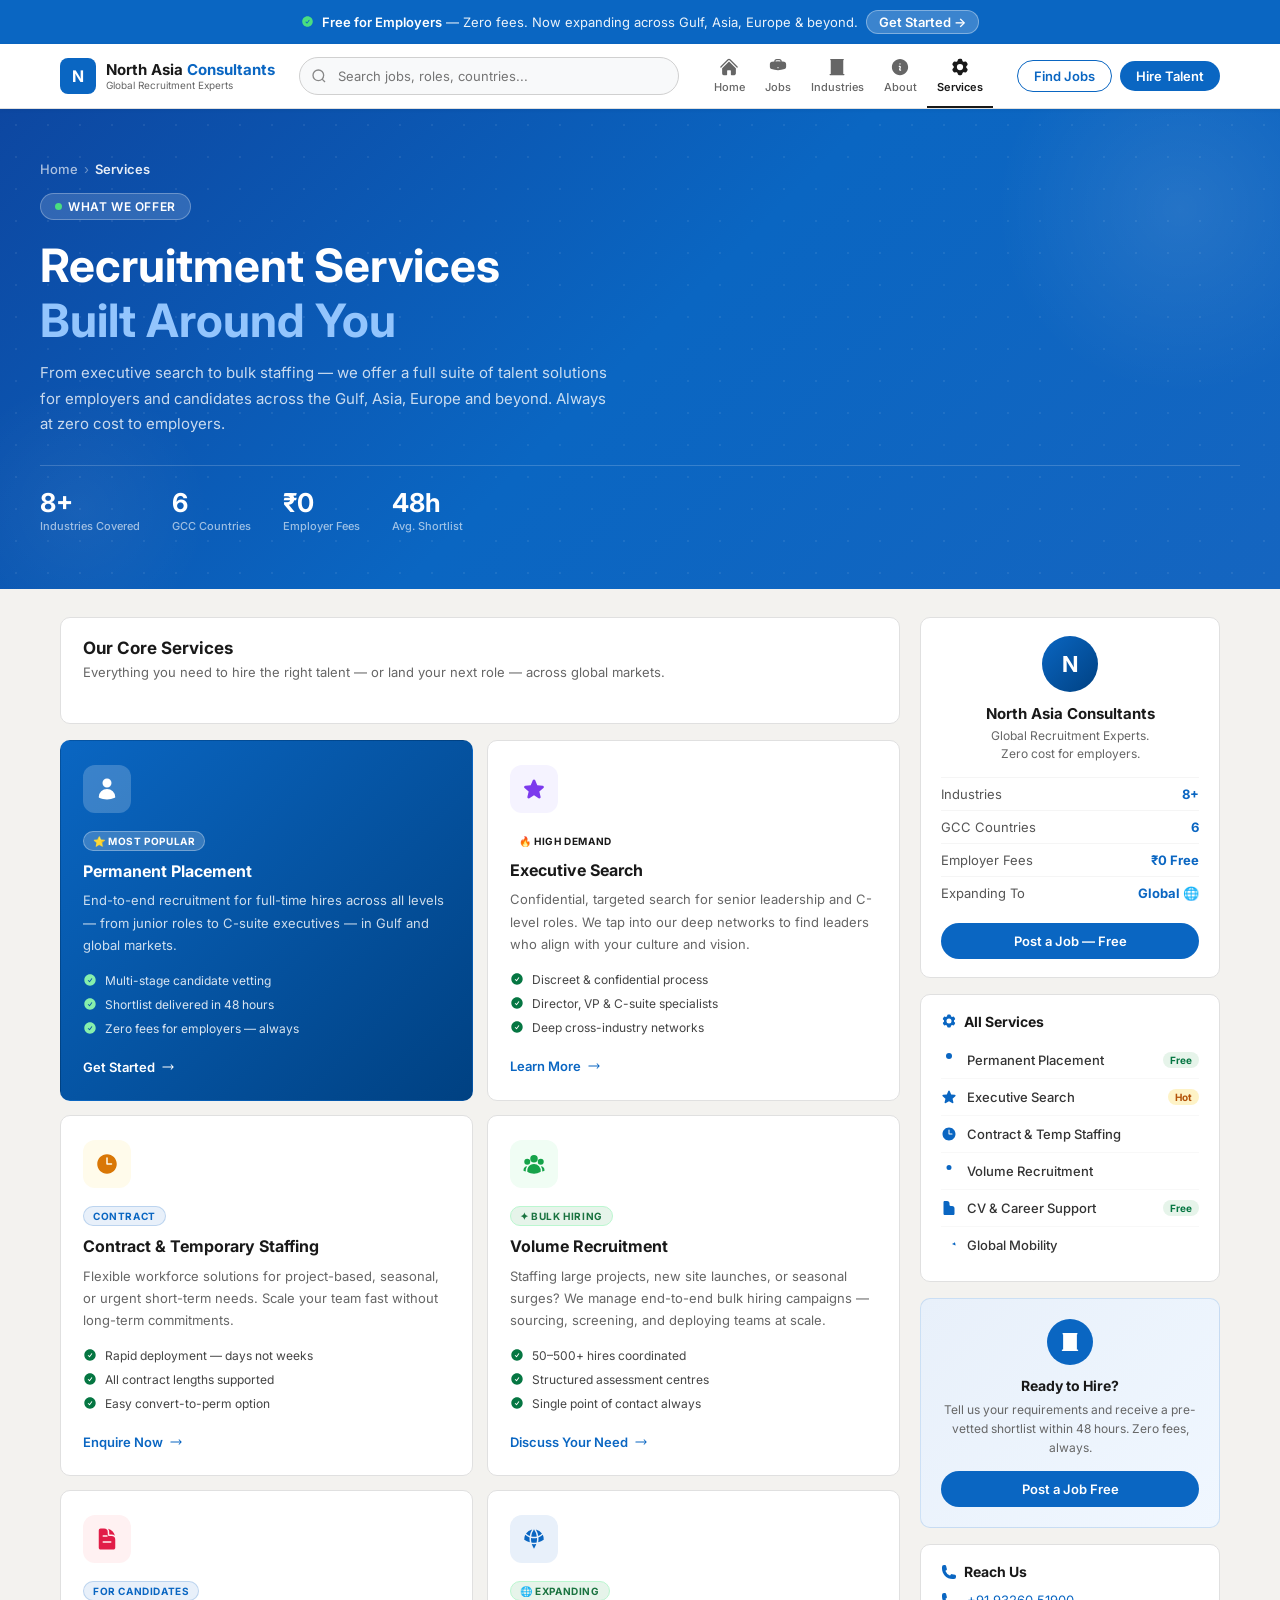
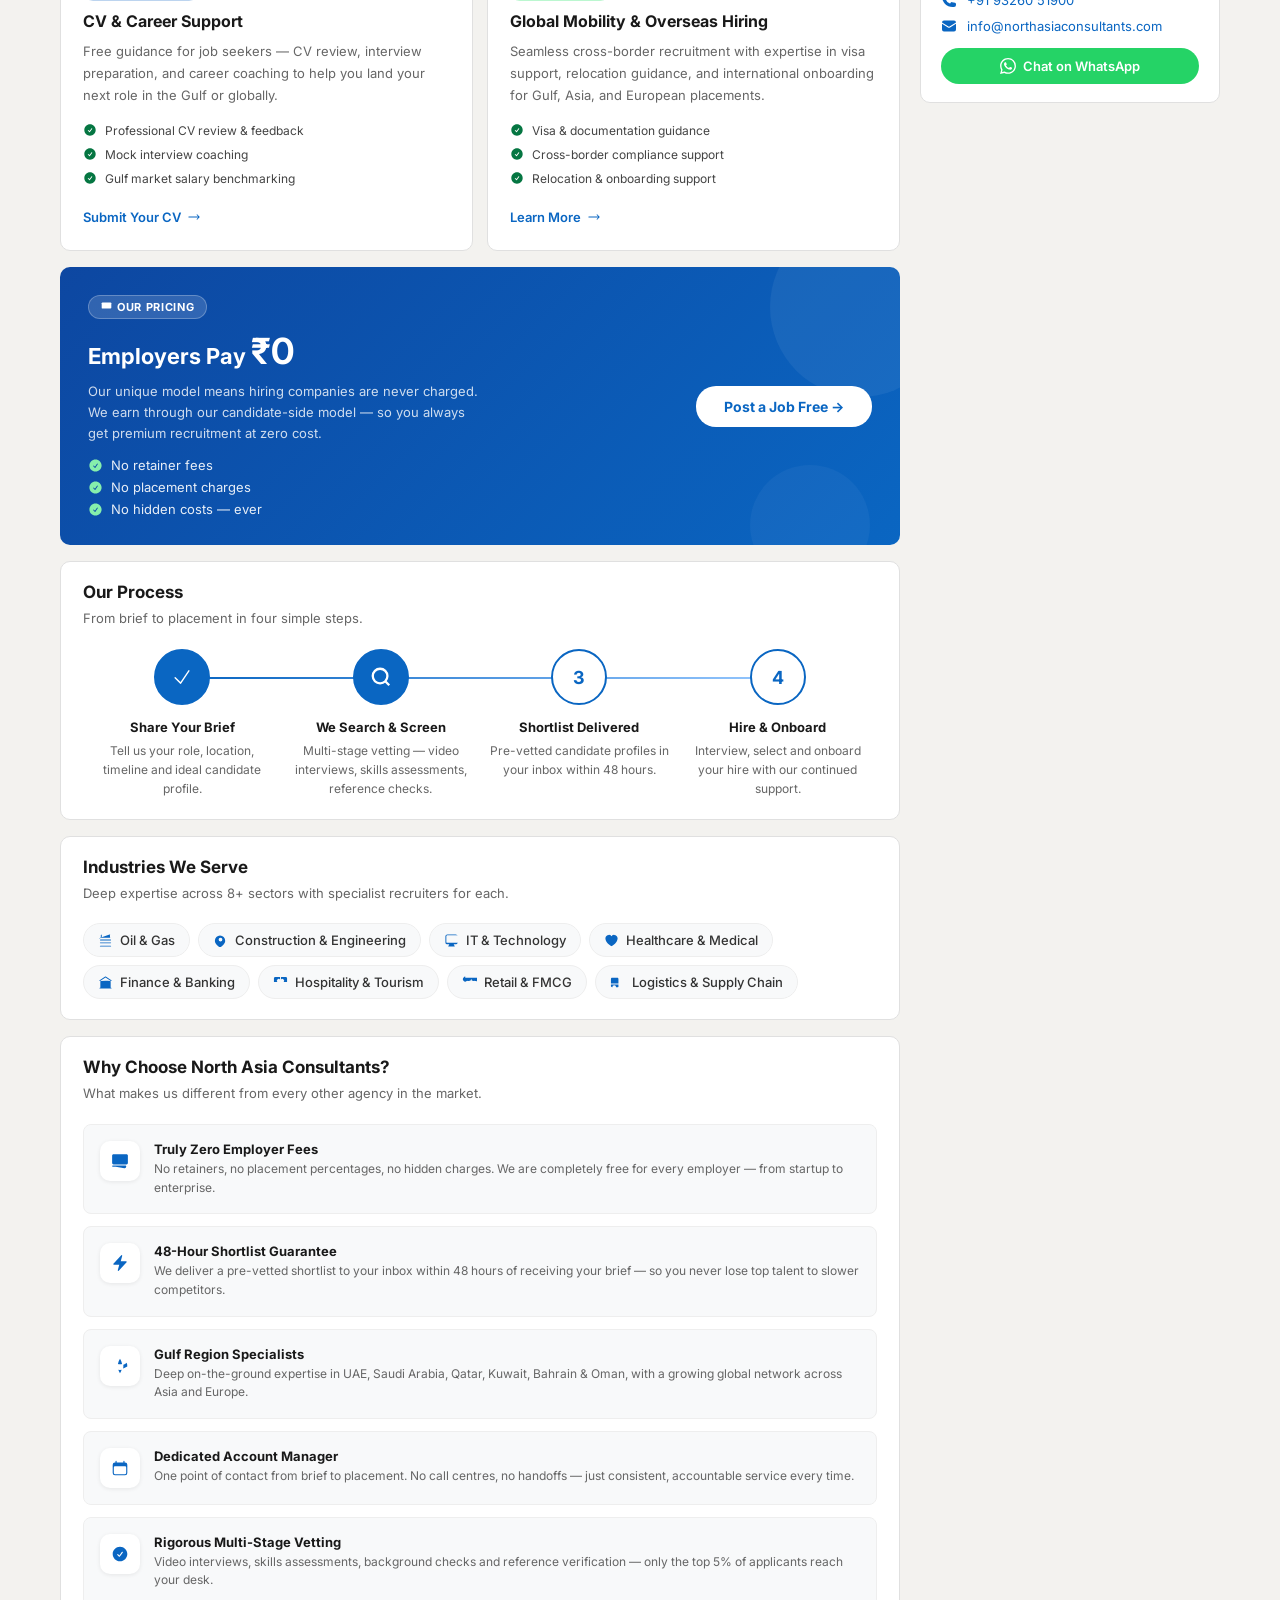
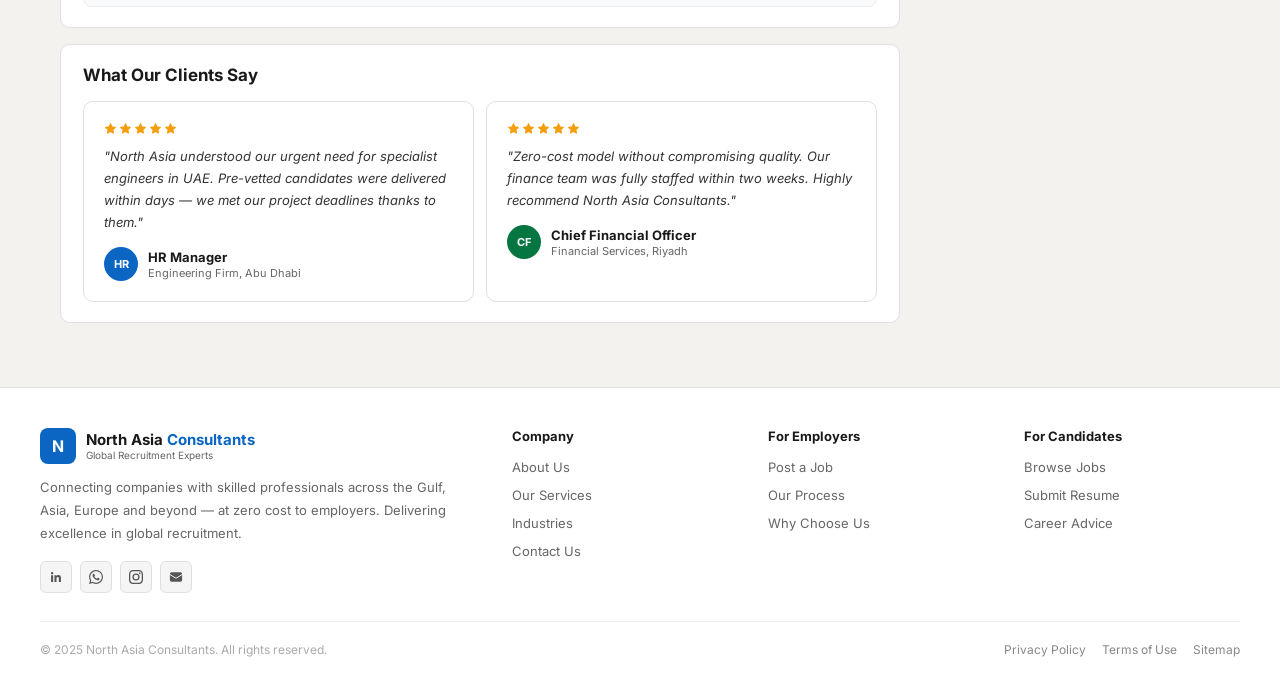
<file: services.html>
<!DOCTYPE html>
<html lang="en">
<head>
  <meta charset="UTF-8">
  <meta name="viewport" content="width=device-width, initial-scale=1.0">
  <title>Our Services | North Asia Consultants</title>
  <link rel="preconnect" href="https://fonts.googleapis.com">
  <link href="https://fonts.googleapis.com/css2?family=Inter:wght@400;500;600;700&display=swap" rel="stylesheet">
  <style>
    *, *::before, *::after { box-sizing: border-box; margin: 0; padding: 0; }
    html { scroll-behavior: smooth; font-size: 16px; }
    body { font-family: 'Inter', -apple-system, BlinkMacSystemFont, sans-serif; background: #f3f2ef; color: #191919; overflow-x: hidden; -webkit-font-smoothing: antialiased; }
    a { text-decoration: none; }

    :root {
      --blue: #0a66c2;
      --blue-dark: #004182;
      --blue-light: #e8f0fa;
      --green: #057642;
      --white: #ffffff;
      --bg: #f3f2ef;
      --border: #e0e0e0;
      --text: #191919;
      --muted: #666666;
      --radius: 10px;
    }

    #progress { position: fixed; top: 0; left: 0; height: 3px; background: linear-gradient(90deg, var(--blue), #38bdf8); width: 0%; z-index: 9999; transition: width .1s; }

    @keyframes fadeUp { from { opacity: 0; transform: translateY(32px); } to { opacity: 1; transform: translateY(0); } }
    @keyframes float { 0%, 100% { transform: translateY(0); } 50% { transform: translateY(-8px); } }
    @keyframes pulse { 0%, 100% { transform: scale(1); } 50% { transform: scale(1.06); } }
    @keyframes shimmer { 0% { background-position: -200% 0; } 100% { background-position: 200% 0; } }
    @keyframes slideRight { from { opacity: 0; transform: translateX(-20px); } to { opacity: 1; transform: translateX(0); } }
    @keyframes countUp { from { opacity: 0; transform: translateY(8px); } to { opacity: 1; transform: translateY(0); } }

    .reveal { opacity: 0; transform: translateY(28px); transition: opacity .6s cubic-bezier(.4,0,.2,1), transform .6s cubic-bezier(.4,0,.2,1); }
    .reveal.visible { opacity: 1; transform: translateY(0); }
    .reveal-delay-1 { transition-delay: .1s; }
    .reveal-delay-2 { transition-delay: .2s; }
    .reveal-delay-3 { transition-delay: .3s; }
    .reveal-delay-4 { transition-delay: .4s; }

    /* ===== TOPBAR ===== */
    .topbar { background: var(--blue); padding: 10px 16px; display: flex; align-items: center; justify-content: center; gap: 8px; flex-wrap: wrap; text-align: center; }
    .topbar p { font-size: 13px; color: rgba(255,255,255,0.92); line-height: 1.4; }
    .topbar strong { color: #fff; font-weight: 600; }
    .topbar a { color: #fff; font-weight: 600; font-size: 13px; background: rgba(255,255,255,0.2); padding: 3px 12px; border-radius: 100px; border: 1px solid rgba(255,255,255,0.35); transition: background .2s; white-space: nowrap; }
    .topbar a:hover { background: rgba(255,255,255,0.3); }

    /* ===== NAVBAR ===== */
    nav { background: var(--white); border-bottom: 1px solid var(--border); position: sticky; top: 0; z-index: 900; box-shadow: 0 1px 4px rgba(0,0,0,0.06); }
    .nav-inner { max-width: 1200px; margin: 0 auto; padding: 0 20px; height: 64px; display: flex; align-items: center; justify-content: space-between; gap: 12px; }
    .logo { display: flex; align-items: center; gap: 10px; flex-shrink: 0; }
    .logo-icon { width: 36px; height: 36px; background: var(--blue); border-radius: 8px; display: flex; align-items: center; justify-content: center; color: #fff; font-weight: 700; font-size: 16px; }
    .logo-text { line-height: 1.2; }
    .logo-name { font-size: 15px; font-weight: 700; color: var(--text); white-space: nowrap; }
    .logo-name span { color: var(--blue); }
    .logo-tagline { font-size: 10px; color: var(--muted); }
    .nav-search { flex: 1; max-width: 380px; position: relative; }
    .nav-search input { width: 100%; height: 38px; border: 1.5px solid #d0d0d0; border-radius: 20px; padding: 0 16px 0 38px; font-size: 13px; font-family: inherit; outline: none; background: #f8f9fa; color: var(--text); transition: border-color .2s, box-shadow .2s; }
    .nav-search input:focus { border-color: var(--blue); background: #fff; box-shadow: 0 0 0 3px rgba(10,102,194,0.1); }
    .nav-search .s-icon { position: absolute; left: 12px; top: 50%; transform: translateY(-50%); width: 16px; height: 16px; color: #888; }
    .nav-links { display: flex; align-items: center; }
    .nav-links a { display: flex; flex-direction: column; align-items: center; justify-content: center; padding: 0 10px; height: 64px; color: var(--muted); font-size: 11px; font-weight: 500; gap: 3px; border-bottom: 2px solid transparent; transition: all .2s; white-space: nowrap; }
    .nav-links a svg { width: 20px; height: 20px; }
    .nav-links a:hover { color: var(--text); border-bottom-color: var(--text); }
    .nav-links a.active { color: var(--text); border-bottom-color: var(--text); font-weight: 600; }
    .nav-cta { display: flex; gap: 8px; align-items: center; flex-shrink: 0; }
    .btn-outline-nav { padding: 7px 16px; border: 1.5px solid var(--blue); border-radius: 20px; color: var(--blue); font-size: 13px; font-weight: 600; transition: all .2s; white-space: nowrap; }
    .btn-outline-nav:hover { background: var(--blue-light); }
    .btn-solid-nav { padding: 7px 16px; background: var(--blue); border-radius: 20px; color: #fff; font-size: 13px; font-weight: 600; transition: all .2s; white-space: nowrap; }
    .btn-solid-nav:hover { background: var(--blue-dark); transform: translateY(-1px); }
    .hamburger { display: none; background: none; border: none; cursor: pointer; padding: 6px; color: var(--text); }
    #mobileMenu { display: none; background: #fff; border-top: 1px solid var(--border); padding: 12px 20px 20px; }
    #mobileMenu.open { display: block; animation: fadeUp .25s ease; }
    #mobileMenu a { display: flex; align-items: center; gap: 12px; padding: 12px 0; font-size: 15px; color: #333; border-bottom: 1px solid #f5f5f5; font-weight: 500; }
    #mobileMenu a:last-child { border: none; }
    #mobileMenu a svg { width: 18px; height: 18px; color: var(--blue); }
    .mob-cta-row { display: flex; gap: 10px; margin-top: 14px; }
    .mob-cta-row a { flex: 1; text-align: center; padding: 10px; border-radius: 20px; font-size: 14px; font-weight: 600; }
    .mob-cta-row .mc-outline { border: 1.5px solid var(--blue); color: var(--blue); }
    .mob-cta-row .mc-solid { background: var(--blue); color: #fff; }

    /* ===== PAGE HERO ===== */
    .page-hero { background: linear-gradient(135deg, #0d47a1 0%, #0a66c2 50%, #1565c0 100%); position: relative; overflow: hidden; padding: 52px 20px 56px; }
    .page-hero-dots { position: absolute; inset: 0; pointer-events: none; background-image: radial-gradient(circle, rgba(255,255,255,0.07) 1px, transparent 1px); background-size: 32px 32px; }
    .page-hero-glow { position: absolute; top: -100px; right: -100px; width: 400px; height: 400px; background: radial-gradient(circle, rgba(255,255,255,0.09) 0%, transparent 65%); border-radius: 50%; pointer-events: none; }
    .page-hero-glow2 { position: absolute; bottom: -60px; left: -60px; width: 280px; height: 280px; background: radial-gradient(circle, rgba(255,255,255,0.05) 0%, transparent 65%); border-radius: 50%; pointer-events: none; }
    .page-hero-inner { max-width: 1200px; margin: 0 auto; position: relative; z-index: 2; animation: fadeUp .6s ease both; }
    .breadcrumb { display: flex; align-items: center; gap: 6px; margin-bottom: 16px; }
    .breadcrumb a { font-size: 13px; color: rgba(255,255,255,0.65); font-weight: 500; }
    .breadcrumb a:hover { color: #fff; }
    .breadcrumb span { font-size: 13px; color: rgba(255,255,255,0.4); }
    .breadcrumb .current { font-size: 13px; color: rgba(255,255,255,0.9); font-weight: 600; }
    .hero-badge { display: inline-flex; align-items: center; gap: 6px; background: rgba(255,255,255,0.15); border: 1px solid rgba(255,255,255,0.28); color: #fff; font-size: 12px; font-weight: 600; letter-spacing: .05em; text-transform: uppercase; padding: 5px 14px; border-radius: 100px; margin-bottom: 18px; }
    .badge-dot { width: 7px; height: 7px; background: #4ade80; border-radius: 50%; animation: pulse 2s infinite; }
    .page-hero h1 { font-size: clamp(26px, 4vw, 46px); font-weight: 700; color: #fff; margin-bottom: 12px; line-height: 1.2; }
    .page-hero h1 em { color: #93c5fd; font-style: normal; }
    .page-hero-sub { font-size: 15px; color: rgba(255,255,255,0.78); max-width: 580px; line-height: 1.7; margin-bottom: 28px; }

    /* Hero stats strip */
    .hero-stats-strip { display: flex; gap: 32px; flex-wrap: wrap; padding-top: 24px; border-top: 1px solid rgba(255,255,255,0.18); }
    .hss-item .hss-num { font-size: 26px; font-weight: 700; color: #fff; line-height: 1; }
    .hss-item .hss-lbl { font-size: 11px; color: rgba(255,255,255,0.6); margin-top: 3px; font-weight: 500; }

    /* ===== PAGE WRAP ===== */
    .page-wrap { max-width: 1200px; margin: 0 auto; padding: 28px 20px; }
    .two-col { display: grid; grid-template-columns: 1fr 300px; gap: 20px; align-items: start; }

    /* ===== CARD BASE ===== */
    .card { background: #fff; border-radius: var(--radius); border: 1px solid var(--border); overflow: hidden; margin-bottom: 16px; }
    .card-pad { padding: 20px 22px; }
    .sec-title { font-size: 17px; font-weight: 700; color: var(--text); margin-bottom: 4px; }
    .sec-sub { font-size: 13px; color: var(--muted); line-height: 1.6; margin-bottom: 20px; }

    /* ===== SERVICES GRID ===== */
    .services-grid { display: grid; grid-template-columns: 1fr 1fr; gap: 14px; margin-bottom: 16px; }
    .service-card {
      background: #fff; border: 1px solid var(--border); border-radius: var(--radius);
      padding: 24px 22px; position: relative; overflow: hidden;
      transition: all .3s cubic-bezier(.4,0,.2,1); cursor: default;
    }
    .service-card::before {
      content: ''; position: absolute; top: 0; left: 0; right: 0; height: 3px;
      background: linear-gradient(90deg, var(--blue), #38bdf8);
      transform: scaleX(0); transform-origin: left; transition: transform .3s;
    }
    .service-card:hover { box-shadow: 0 8px 32px rgba(10,102,194,0.12); border-color: rgba(10,102,194,0.25); transform: translateY(-3px); }
    .service-card:hover::before { transform: scaleX(1); }
    .service-card.featured { background: linear-gradient(135deg, #0a66c2, #004182); border-color: transparent; }
    .service-card.featured:hover { box-shadow: 0 12px 40px rgba(10,102,194,0.35); }
    .service-card.featured::before { background: linear-gradient(90deg, rgba(255,255,255,0.6), rgba(255,255,255,0.2)); }

    .sc-icon { width: 48px; height: 48px; border-radius: 12px; display: flex; align-items: center; justify-content: center; margin-bottom: 16px; }
    .sc-icon.blue-bg { background: var(--blue-light); }
    .sc-icon.white-bg { background: rgba(255,255,255,0.2); }
    .sc-icon.green-bg { background: #f0fdf4; }
    .sc-icon.amber-bg { background: #fffbeb; }
    .sc-icon.purple-bg { background: #f5f3ff; }
    .sc-icon.rose-bg { background: #fff1f2; }
    .sc-icon svg { width: 24px; height: 24px; }
    .sc-icon.blue-bg svg { color: var(--blue); }
    .sc-icon.white-bg svg { color: #fff; }
    .sc-icon.green-bg svg { color: #16a34a; }
    .sc-icon.amber-bg svg { color: #d97706; }
    .sc-icon.purple-bg svg { color: #7c3aed; }
    .sc-icon.rose-bg svg { color: #e11d48; }

    .sc-tag { display: inline-flex; align-items: center; gap: 4px; font-size: 10px; font-weight: 700; text-transform: uppercase; letter-spacing: .06em; padding: 3px 9px; border-radius: 100px; margin-bottom: 10px; }
    .sc-tag.popular { background: #fef3c7; color: #b45309; border: 1px solid #fde68a; }
    .sc-tag.new-tag { background: #e6f4ea; color: #1a7340; border: 1px solid #bbf7d0; }
    .sc-tag.core { background: var(--blue-light); color: var(--blue); border: 1px solid rgba(10,102,194,0.2); }
    .sc-tag.white-tag { background: rgba(255,255,255,0.2); color: #fff; border: 1px solid rgba(255,255,255,0.3); }

    .sc-title { font-size: 16px; font-weight: 700; color: var(--text); margin-bottom: 8px; line-height: 1.3; }
    .service-card.featured .sc-title { color: #fff; }
    .sc-desc { font-size: 13px; color: var(--muted); line-height: 1.7; margin-bottom: 16px; }
    .service-card.featured .sc-desc { color: rgba(255,255,255,0.8); }

    .sc-features { list-style: none; display: flex; flex-direction: column; gap: 6px; margin-bottom: 18px; }
    .sc-features li { display: flex; align-items: flex-start; gap: 8px; font-size: 12px; color: #444; line-height: 1.5; }
    .service-card.featured .sc-features li { color: rgba(255,255,255,0.85); }
    .sc-features li svg { width: 14px; height: 14px; color: var(--green); flex-shrink: 0; margin-top: 1px; }
    .service-card.featured .sc-features li svg { color: #86efac; }

    .sc-cta { display: inline-flex; align-items: center; gap: 6px; font-size: 13px; font-weight: 600; color: var(--blue); transition: gap .2s; }
    .sc-cta:hover { gap: 10px; }
    .sc-cta svg { width: 14px; height: 14px; }
    .service-card.featured .sc-cta { color: #fff; }

    /* ===== HOW IT WORKS ===== */
    .hiw-grid { display: grid; grid-template-columns: repeat(4, 1fr); gap: 0; position: relative; }
    .hiw-line { position: absolute; top: 28px; left: calc(12.5% + 14px); right: calc(12.5% + 14px); height: 2px; background: linear-gradient(90deg, var(--blue), #93c5fd); z-index: 0; }
    .hiw-step { text-align: center; padding: 0 8px; position: relative; z-index: 1; }
    .hiw-num { width: 56px; height: 56px; border-radius: 50%; display: flex; align-items: center; justify-content: center; margin: 0 auto 14px; font-size: 18px; font-weight: 700; background: #fff; border: 2px solid var(--blue); color: var(--blue); transition: all .3s; position: relative; }
    .hiw-num.done { background: var(--blue); color: #fff; }
    .hiw-num svg { width: 22px; height: 22px; }
    .hiw-title { font-size: 13px; font-weight: 700; color: var(--text); margin-bottom: 6px; }
    .hiw-desc { font-size: 12px; color: var(--muted); line-height: 1.6; }

    /* ===== INDUSTRIES SERVED ===== */
    .ind-chips { display: flex; flex-wrap: wrap; gap: 8px; }
    .ind-chip {
      display: flex; align-items: center; gap: 7px;
      background: #f8f9fa; border: 1px solid #eee;
      padding: 8px 14px; border-radius: 20px; font-size: 13px; font-weight: 500;
      color: #333; cursor: pointer; transition: all .2s;
    }
    .ind-chip svg { width: 15px; height: 15px; color: var(--blue); }
    .ind-chip:hover { background: var(--blue-light); border-color: rgba(10,102,194,0.2); color: var(--blue); }

    /* ===== WHY CHOOSE US ===== */
    .why-list { display: flex; flex-direction: column; gap: 12px; }
    .why-item { display: flex; align-items: flex-start; gap: 14px; padding: 16px; background: #f8f9fa; border-radius: 8px; border: 1px solid #eee; transition: all .2s; }
    .why-item:hover { background: var(--blue-light); border-color: rgba(10,102,194,0.2); }
    .wi-icon { width: 40px; height: 40px; background: #fff; border-radius: 10px; display: flex; align-items: center; justify-content: center; flex-shrink: 0; box-shadow: 0 1px 4px rgba(0,0,0,0.08); }
    .wi-icon svg { width: 18px; height: 18px; color: var(--blue); }
    .wi-title { font-size: 13px; font-weight: 700; color: var(--text); margin-bottom: 3px; }
    .wi-desc { font-size: 12px; color: var(--muted); line-height: 1.55; }

    /* ===== PRICING BANNER ===== */
    .pricing-banner {
      background: linear-gradient(135deg, #0d47a1, #0a66c2);
      border-radius: var(--radius); padding: 28px; margin-bottom: 16px;
      position: relative; overflow: hidden;
    }
    .pricing-banner::before { content: ''; position: absolute; right: -50px; top: -50px; width: 180px; height: 180px; border-radius: 50%; background: rgba(255,255,255,0.06); }
    .pricing-banner::after { content: ''; position: absolute; right: 30px; bottom: -40px; width: 120px; height: 120px; border-radius: 50%; background: rgba(255,255,255,0.04); }
    .pb-inner { position: relative; z-index: 2; display: flex; align-items: center; justify-content: space-between; gap: 20px; flex-wrap: wrap; }
    .pb-left {}
    .pb-tag { display: inline-flex; align-items: center; gap: 5px; background: rgba(255,255,255,0.15); border: 1px solid rgba(255,255,255,0.25); color: #fff; font-size: 11px; font-weight: 700; text-transform: uppercase; letter-spacing: .06em; padding: 4px 12px; border-radius: 100px; margin-bottom: 10px; }
    .pb-h { font-size: 22px; font-weight: 700; color: #fff; margin-bottom: 8px; }
    .pb-h span { font-size: 36px; }
    .pb-p { font-size: 13px; color: rgba(255,255,255,0.8); line-height: 1.6; max-width: 400px; }
    .pb-features { display: flex; flex-direction: column; gap: 6px; margin-top: 14px; }
    .pb-feature { display: flex; align-items: center; gap: 8px; font-size: 13px; color: rgba(255,255,255,0.9); }
    .pb-feature svg { width: 15px; height: 15px; color: #86efac; flex-shrink: 0; }
    .pb-cta { background: #fff; color: var(--blue); padding: 12px 28px; border-radius: 20px; font-size: 14px; font-weight: 700; transition: all .2s; white-space: nowrap; flex-shrink: 0; }
    .pb-cta:hover { background: #f0f7ff; transform: translateY(-1px); box-shadow: 0 4px 16px rgba(0,0,0,0.2); }

    /* ===== TESTIMONIALS ===== */
    .testi-grid { display: grid; grid-template-columns: 1fr 1fr; gap: 12px; }
    .testi-card { background: #fff; border: 1px solid var(--border); border-radius: var(--radius); padding: 20px; transition: all .25s; }
    .testi-card:hover { box-shadow: 0 4px 20px rgba(0,0,0,0.08); border-color: #ccc; }
    .testi-stars { display: flex; gap: 2px; margin-bottom: 10px; }
    .testi-stars svg { width: 13px; height: 13px; color: #f59e0b; }
    .testi-text { font-size: 13px; color: #333; line-height: 1.7; margin-bottom: 14px; font-style: italic; }
    .testi-author { display: flex; align-items: center; gap: 10px; }
    .testi-av { width: 34px; height: 34px; border-radius: 50%; display: flex; align-items: center; justify-content: center; font-size: 11px; font-weight: 700; color: #fff; flex-shrink: 0; }
    .testi-name { font-size: 13px; font-weight: 700; color: var(--text); }
    .testi-role { font-size: 11px; color: var(--muted); margin-top: 1px; }

    /* ===== SIDEBAR ===== */
    .sidebar-card { background: #fff; border: 1px solid var(--border); border-radius: var(--radius); overflow: hidden; margin-bottom: 16px; }
    .sc-pad-s { padding: 18px 20px; }
    .s-title { font-size: 14px; font-weight: 700; color: var(--text); margin-bottom: 12px; display: flex; align-items: center; gap: 7px; }
    .s-title svg { width: 16px; height: 16px; color: var(--blue); }
    .profile-av { width: 56px; height: 56px; background: linear-gradient(135deg, var(--blue), var(--blue-dark)); border-radius: 50%; display: flex; align-items: center; justify-content: center; font-size: 22px; font-weight: 700; color: #fff; margin: 0 auto 12px; }
    .profile-name { font-size: 15px; font-weight: 700; color: var(--text); text-align: center; }
    .profile-tag { font-size: 12px; color: var(--muted); text-align: center; margin: 4px 0 14px; line-height: 1.5; }
    .pstat { display: flex; justify-content: space-between; font-size: 13px; padding: 8px 0; border-top: 1px solid #f5f5f5; }
    .pstat span:first-child { color: #555; }
    .pstat span:last-child { font-weight: 700; color: var(--blue); }
    .pb-btn { display: block; width: 100%; background: var(--blue); color: #fff; text-align: center; padding: 10px; border-radius: 20px; font-size: 13px; font-weight: 600; margin-top: 14px; transition: all .2s; }
    .pb-btn:hover { background: var(--blue-dark); }

    /* Service nav */
    .svc-nav-item { display: flex; align-items: center; gap: 10px; padding: 10px 0; border-bottom: 1px solid #f8f8f8; color: #333; font-size: 13px; font-weight: 500; transition: color .15s; cursor: pointer; }
    .svc-nav-item:last-child { border: none; }
    .svc-nav-item:hover { color: var(--blue); }
    .svc-nav-item svg { width: 16px; height: 16px; color: var(--blue); flex-shrink: 0; }
    .svc-badge { margin-left: auto; font-size: 10px; font-weight: 700; padding: 2px 7px; border-radius: 100px; }
    .svc-badge.free { background: #e6f4ea; color: var(--green); }
    .svc-badge.hot { background: #fef3c7; color: #b45309; }

    /* CTA sidebar */
    .cta-sb { background: linear-gradient(135deg, var(--blue-light), #f0f7ff); border: 1px solid rgba(10,102,194,0.15); border-radius: var(--radius); padding: 20px; text-align: center; margin-bottom: 16px; }
    .cta-sb-icon { width: 46px; height: 46px; background: var(--blue); border-radius: 50%; display: flex; align-items: center; justify-content: center; margin: 0 auto 12px; animation: float 3s ease-in-out infinite; }
    .cta-sb-icon svg { width: 22px; height: 22px; color: #fff; }
    .cta-sb h3 { font-size: 14px; font-weight: 700; color: var(--text); margin-bottom: 6px; }
    .cta-sb p { font-size: 12px; color: var(--muted); line-height: 1.6; margin-bottom: 14px; }
    .cta-sb-btn { display: block; background: var(--blue); color: #fff; padding: 10px; border-radius: 20px; font-size: 13px; font-weight: 600; transition: background .2s; }
    .cta-sb-btn:hover { background: var(--blue-dark); }

    /* Contact sidebar */
    .ci { display: flex; align-items: center; gap: 10px; font-size: 13px; color: #333; margin-bottom: 10px; }
    .ci svg { width: 16px; height: 16px; color: var(--blue); flex-shrink: 0; }
    .ci a { color: var(--blue); }
    .ci a:hover { text-decoration: underline; }
    .wa-btn { display: flex; align-items: center; justify-content: center; gap: 7px; background: #25d366; color: #fff; padding: 10px; border-radius: 20px; font-size: 13px; font-weight: 600; margin-top: 14px; transition: background .2s; }
    .wa-btn:hover { background: #1db954; }
    .wa-btn svg { width: 16px; height: 16px; }

    /* ===== FOOTER ===== */
    footer { background: #fff; border-top: 1px solid var(--border); margin-top: 20px; padding: 40px 20px 24px; }
    .footer-inner { max-width: 1200px; margin: 0 auto; }
    .footer-grid { display: grid; grid-template-columns: 2fr 1fr 1fr 1fr; gap: 40px; padding-bottom: 28px; border-bottom: 1px solid #eee; }
    .footer-brand p { font-size: 13px; color: var(--muted); line-height: 1.75; margin: 12px 0 16px; }
    .footer-social { display: flex; gap: 8px; }
    .fs-btn { width: 32px; height: 32px; border-radius: 6px; background: #f5f5f5; border: 1px solid var(--border); display: flex; align-items: center; justify-content: center; color: #555; transition: all .2s; }
    .fs-btn:hover { background: var(--blue); border-color: var(--blue); color: #fff; }
    .fs-btn svg { width: 14px; height: 14px; }
    .fc h4 { font-size: 13px; font-weight: 700; color: var(--text); margin-bottom: 12px; }
    .fc ul { list-style: none; display: flex; flex-direction: column; gap: 8px; }
    .fc ul li a { font-size: 13px; color: var(--muted); transition: color .2s; }
    .fc ul li a:hover { color: var(--blue); }
    .footer-bottom { display: flex; align-items: center; justify-content: space-between; flex-wrap: wrap; gap: 10px; padding-top: 20px; }
    .footer-bottom p { font-size: 12px; color: #aaa; }
    .footer-links { display: flex; gap: 16px; }
    .footer-links a { font-size: 12px; color: #888; transition: color .2s; }
    .footer-links a:hover { color: var(--blue); }

    /* ===== RESPONSIVE ===== */
    @media (max-width: 1100px) { .two-col { grid-template-columns: 1fr 280px; } }
    @media (max-width: 960px) {
      .two-col { grid-template-columns: 1fr; }
      .sidebar { display: grid; grid-template-columns: 1fr 1fr; gap: 16px; }
      .sidebar-card { margin-bottom: 0; }
      .cta-sb { margin-bottom: 0; }
      .hiw-line { display: none; }
      .hiw-grid { grid-template-columns: 1fr 1fr; gap: 20px; }
      .testi-grid { grid-template-columns: 1fr; }
      .footer-grid { grid-template-columns: 1fr 1fr; gap: 28px; }
      .pb-inner { flex-direction: column; align-items: flex-start; }
    }
    @media (max-width: 680px) {
      .nav-search, .nav-links { display: none; }
      .hamburger { display: block; }
      .nav-cta { display: none; }
      .nav-inner { height: 56px; }
      .services-grid { grid-template-columns: 1fr; }
      .hiw-grid { grid-template-columns: 1fr 1fr; }
      .sidebar { grid-template-columns: 1fr; }
      .footer-grid { grid-template-columns: 1fr; gap: 24px; }
      .footer-bottom { flex-direction: column; align-items: flex-start; }
      .page-wrap { padding: 16px 14px; }
    }
  </style>
</head>
<body>
  <div id="progress"></div>

  <!-- TOPBAR -->
  <div class="topbar">
    <p>
      <svg style="width:13px;height:13px;display:inline;vertical-align:-1px;margin-right:4px" viewBox="0 0 24 24" fill="#4ade80"><path fill-rule="evenodd" d="M2.25 12c0-5.385 4.365-9.75 9.75-9.75s9.75 4.365 9.75 9.75-4.365 9.75-9.75 9.75S2.25 17.385 2.25 12zm13.36-1.814a.75.75 0 10-1.22-.872l-3.236 4.53L9.53 12.22a.75.75 0 00-1.06 1.06l2.25 2.25a.75.75 0 001.14-.094l3.75-5.25z" clip-rule="evenodd"/></svg>
      <strong>Free for Employers</strong> — Zero fees. Now expanding across Gulf, Asia, Europe & beyond.
    </p>
    <a href="/contact.html">Get Started →</a>
  </div>

  <!-- NAVBAR -->
  <nav>
    <div class="nav-inner">
      <a href="/" class="logo">
        <div class="logo-icon">N</div>
        <div class="logo-text">
          <div class="logo-name">North Asia <span>Consultants</span></div>
          <div class="logo-tagline">Global Recruitment Experts</div>
        </div>
      </a>
      <div class="nav-search">
        <svg class="s-icon" viewBox="0 0 24 24" fill="none" stroke="currentColor" stroke-width="2"><circle cx="11" cy="11" r="8"/><path d="m21 21-4.35-4.35"/></svg>
        <input type="text" placeholder="Search jobs, roles, countries...">
      </div>
      <div class="nav-links">
        <a href="/">
          <svg viewBox="0 0 24 24" fill="currentColor"><path d="M11.47 3.84a.75.75 0 011.06 0l8.69 8.69a.75.75 0 101.06-1.06l-8.689-8.69a2.25 2.25 0 00-3.182 0l-8.69 8.69a.75.75 0 001.061 1.06l8.69-8.69z"/><path d="M12 5.432l8.159 8.159c.03.03.06.058.091.086v6.198c0 1.035-.84 1.875-1.875 1.875H15a.75.75 0 01-.75-.75v-4.5a.75.75 0 00-.75-.75h-3a.75.75 0 00-.75.75V21a.75.75 0 01-.75.75H5.625a1.875 1.875 0 01-1.875-1.875v-6.198a2.29 2.29 0 00.091-.086L12 5.43z"/></svg>
          Home
        </a>
        <a href="/jobs.html">
          <svg viewBox="0 0 24 24" fill="currentColor"><path fill-rule="evenodd" d="M7.5 5.25a3 3 0 013-3h3a3 3 0 013 3v.205c.933.085 1.857.197 2.774.334 1.454.218 2.476 1.483 2.476 2.917v3.033c0 1.211-.734 2.352-1.936 2.752A24.726 24.726 0 0112 15.75c-2.73 0-5.357-.442-7.814-1.259-1.202-.4-1.936-1.541-1.936-2.752V8.706c0-1.434 1.022-2.7 2.476-2.917A48.814 48.814 0 017.5 5.455V5.25zm7.5 0v.09a49.488 49.488 0 00-6 0v-.09a1.5 1.5 0 011.5-1.5h3a1.5 1.5 0 011.5 1.5zm-3 8.25a.75.75 0 100-1.5.75.75 0 000 1.5z" clip-rule="evenodd"/></svg>
          Jobs
        </a>
        <a href="/industries.html">
          <svg viewBox="0 0 24 24" fill="currentColor"><path fill-rule="evenodd" d="M4.5 2.25a.75.75 0 000 1.5v16.5h-.75a.75.75 0 000 1.5h16.5a.75.75 0 000-1.5h-.75V3.75a.75.75 0 000-1.5h-15z" clip-rule="evenodd"/></svg>
          Industries
        </a>
        <a href="/about.html">
          <svg viewBox="0 0 24 24" fill="currentColor"><path fill-rule="evenodd" d="M2.25 12c0-5.385 4.365-9.75 9.75-9.75s9.75 4.365 9.75 9.75-4.365 9.75-9.75 9.75S2.25 17.385 2.25 12zm8.706-1.442c1.146-.573 2.437.463 2.126 1.706l-.709 2.836.042-.02a.75.75 0 01.67 1.34l-.04.022c-1.147.573-2.438-.463-2.127-1.706l.71-2.836-.042.02a.75.75 0 11-.671-1.34l.041-.022zM12 9a.75.75 0 100-1.5A.75.75 0 0012 9z" clip-rule="evenodd"/></svg>
          About
        </a>
        <a href="/services.html" class="active">
          <svg viewBox="0 0 24 24" fill="currentColor"><path fill-rule="evenodd" d="M11.078 2.25c-.917 0-1.699.663-1.85 1.567L9.05 4.889c-.02.12-.115.26-.297.348a7.493 7.493 0 00-.986.57c-.166.115-.334.126-.45.083L6.3 5.508a1.875 1.875 0 00-2.282.819l-.922 1.597a1.875 1.875 0 00.432 2.385l.84.692c.095.078.17.229.154.43a7.598 7.598 0 000 1.139c.015.2-.059.352-.153.43l-.841.692a1.875 1.875 0 00-.432 2.385l.922 1.597a1.875 1.875 0 002.282.818l1.019-.382c.115-.043.283-.031.45.082.312.214.641.405.985.57.182.088.277.228.297.35l.178 1.071c.151.904.933 1.567 1.85 1.567h1.844c.916 0 1.699-.663 1.85-1.567l.178-1.072c.02-.12.114-.26.297-.349.344-.165.673-.356.985-.57.167-.114.335-.125.45-.082l1.02.382a1.875 1.875 0 002.28-.819l.923-1.597a1.875 1.875 0 00-.432-2.385l-.84-.692c-.095-.078-.17-.229-.154-.43a7.614 7.614 0 000-1.139c-.016-.2.059-.352.153-.43l.84-.692c.708-.582.891-1.59.433-2.385l-.922-1.597a1.875 1.875 0 00-2.282-.818l-1.02.382c-.114.043-.282.031-.449-.083a7.49 7.49 0 00-.985-.57c-.183-.087-.277-.227-.297-.348l-.179-1.072a1.875 1.875 0 00-1.85-1.567h-1.843zM12 15.75a3.75 3.75 0 100-7.5 3.75 3.75 0 000 7.5z" clip-rule="evenodd"/></svg>
          Services
        </a>
      </div>
      <div class="nav-cta">
        <a href="/candidates.html" class="btn-outline-nav">Find Jobs</a>
        <a href="/employers.html" class="btn-solid-nav">Hire Talent</a>
      </div>
      <button class="hamburger" onclick="toggleMenu()" aria-label="Menu">
        <svg width="24" height="24" viewBox="0 0 24 24" fill="none" stroke="currentColor" stroke-width="2"><line x1="3" y1="6" x2="21" y2="6"/><line x1="3" y1="12" x2="21" y2="12"/><line x1="3" y1="18" x2="21" y2="18"/></svg>
      </button>
    </div>
    <div id="mobileMenu">
      <a href="/"><svg viewBox="0 0 24 24" fill="currentColor"><path d="M11.47 3.84a.75.75 0 011.06 0l8.69 8.69a.75.75 0 101.06-1.06l-8.689-8.69a2.25 2.25 0 00-3.182 0l-8.69 8.69a.75.75 0 001.061 1.06l8.69-8.69z"/><path d="M12 5.432l8.159 8.159c.03.03.06.058.091.086v6.198c0 1.035-.84 1.875-1.875 1.875H15a.75.75 0 01-.75-.75v-4.5a.75.75 0 00-.75-.75h-3a.75.75 0 00-.75.75V21a.75.75 0 01-.75.75H5.625a1.875 1.875 0 01-1.875-1.875v-6.198a2.29 2.29 0 00.091-.086L12 5.43z"/></svg>Home</a>
      <a href="/jobs.html"><svg viewBox="0 0 24 24" fill="currentColor"><path fill-rule="evenodd" d="M7.5 5.25a3 3 0 013-3h3a3 3 0 013 3v.205c.933.085 1.857.197 2.774.334 1.454.218 2.476 1.483 2.476 2.917v3.033c0 1.211-.734 2.352-1.936 2.752A24.726 24.726 0 0112 15.75c-2.73 0-5.357-.442-7.814-1.259-1.202-.4-1.936-1.541-1.936-2.752V8.706c0-1.434 1.022-2.7 2.476-2.917A48.814 48.814 0 017.5 5.455V5.25zm7.5 0v.09a49.488 49.488 0 00-6 0v-.09a1.5 1.5 0 011.5-1.5h3a1.5 1.5 0 011.5 1.5zm-3 8.25a.75.75 0 100-1.5.75.75 0 000 1.5z" clip-rule="evenodd"/></svg>Browse Jobs</a>
      <a href="/industries.html"><svg viewBox="0 0 24 24" fill="currentColor"><path fill-rule="evenodd" d="M4.5 2.25a.75.75 0 000 1.5v16.5h-.75a.75.75 0 000 1.5h16.5a.75.75 0 000-1.5h-.75V3.75a.75.75 0 000-1.5h-15z" clip-rule="evenodd"/></svg>Industries</a>
      <a href="/about.html"><svg viewBox="0 0 24 24" fill="currentColor"><path fill-rule="evenodd" d="M2.25 12c0-5.385 4.365-9.75 9.75-9.75s9.75 4.365 9.75 9.75-4.365 9.75-9.75 9.75S2.25 17.385 2.25 12zm8.706-1.442c1.146-.573 2.437.463 2.126 1.706l-.709 2.836.042-.02a.75.75 0 01.67 1.34l-.04.022c-1.147.573-2.438-.463-2.127-1.706l.71-2.836-.042.02a.75.75 0 11-.671-1.34l.041-.022zM12 9a.75.75 0 100-1.5A.75.75 0 0012 9z" clip-rule="evenodd"/></svg>About Us</a>
      <a href="/services.html"><svg viewBox="0 0 24 24" fill="currentColor"><path fill-rule="evenodd" d="M11.078 2.25c-.917 0-1.699.663-1.85 1.567L9.05 4.889c-.02.12-.115.26-.297.348a7.493 7.493 0 00-.986.57c-.166.115-.334.126-.45.083L6.3 5.508a1.875 1.875 0 00-2.282.819l-.922 1.597a1.875 1.875 0 00.432 2.385l.84.692c.095.078.17.229.154.43a7.598 7.598 0 000 1.139c.015.2-.059.352-.153.43l-.841.692a1.875 1.875 0 00-.432 2.385l.922 1.597a1.875 1.875 0 002.282.818l1.019-.382c.115-.043.283-.031.45.082.312.214.641.405.985.57.182.088.277.228.297.35l.178 1.071c.151.904.933 1.567 1.85 1.567h1.844c.916 0 1.699-.663 1.85-1.567l.178-1.072c.02-.12.114-.26.297-.349.344-.165.673-.356.985-.57.167-.114.335-.125.45-.082l1.02.382a1.875 1.875 0 002.28-.819l.923-1.597a1.875 1.875 0 00-.432-2.385l-.84-.692c-.095-.078-.17-.229-.154-.43a7.614 7.614 0 000-1.139c-.016-.2.059-.352.153-.43l.84-.692c.708-.582.891-1.59.433-2.385l-.922-1.597a1.875 1.875 0 00-2.282-.818l-1.02.382c-.114.043-.282.031-.449-.083a7.49 7.49 0 00-.985-.57c-.183-.087-.277-.227-.297-.348l-.179-1.072a1.875 1.875 0 00-1.85-1.567h-1.843zM12 15.75a3.75 3.75 0 100-7.5 3.75 3.75 0 000 7.5z" clip-rule="evenodd"/></svg>Services</a>
      <a href="/contact.html"><svg viewBox="0 0 24 24" fill="currentColor"><path fill-rule="evenodd" d="M1.5 4.5a3 3 0 013-3h1.372c.86 0 1.61.586 1.819 1.42l1.105 4.423a1.875 1.875 0 01-.694 1.955l-1.293.97c-.135.101-.164.249-.126.352a11.285 11.285 0 006.697 6.697c.103.038.25.009.352-.126l.97-1.293a1.875 1.875 0 011.955-.694l4.423 1.105c.834.209 1.42.959 1.42 1.82V19.5a3 3 0 01-3 3h-2.25C8.552 22.5 1.5 15.448 1.5 6.75V4.5z" clip-rule="evenodd"/></svg>Contact</a>
      <div class="mob-cta-row">
        <a href="/candidates.html" class="mc-outline">Find Jobs</a>
        <a href="/employers.html" class="mc-solid">Hire Talent</a>
      </div>
    </div>
  </nav>

  <!-- PAGE HERO -->
  <div class="page-hero">
    <div class="page-hero-dots"></div>
    <div class="page-hero-glow"></div>
    <div class="page-hero-glow2"></div>
    <div class="page-hero-inner">
      <div class="breadcrumb">
        <a href="/">Home</a><span>›</span><span class="current">Services</span>
      </div>
      <div class="hero-badge"><div class="badge-dot"></div> What We Offer</div>
      <h1>Recruitment Services<br><em>Built Around You</em></h1>
      <p class="page-hero-sub">From executive search to bulk staffing — we offer a full suite of talent solutions for employers and candidates across the Gulf, Asia, Europe and beyond. Always at zero cost to employers.</p>
      <div class="hero-stats-strip">
        <div class="hss-item"><div class="hss-num">8+</div><div class="hss-lbl">Industries Covered</div></div>
        <div class="hss-item"><div class="hss-num">6</div><div class="hss-lbl">GCC Countries</div></div>
        <div class="hss-item"><div class="hss-num">₹0</div><div class="hss-lbl">Employer Fees</div></div>
        <div class="hss-item"><div class="hss-num">48h</div><div class="hss-lbl">Avg. Shortlist</div></div>
      </div>
    </div>
  </div>

  <!-- PAGE BODY -->
  <div class="page-wrap">
    <div class="two-col">

      <!-- MAIN COLUMN -->
      <div class="main-col">

        <!-- SERVICES GRID -->
        <div class="card reveal">
          <div class="card-pad">
            <div class="sec-title">Our Core Services</div>
            <div class="sec-sub">Everything you need to hire the right talent — or land your next role — across global markets.</div>
          </div>
        </div>

        <div class="services-grid reveal">

          <!-- 1. Permanent Placement — FEATURED -->
          <div class="service-card featured">
            <div class="sc-icon white-bg"><svg viewBox="0 0 24 24" fill="currentColor"><path fill-rule="evenodd" d="M7.5 6a4.5 4.5 0 119 0 4.5 4.5 0 01-9 0zM3.751 20.105a8.25 8.25 0 0116.498 0 .75.75 0 01-.437.695A18.683 18.683 0 0112 22.5c-2.786 0-5.433-.608-7.812-1.7a.75.75 0 01-.437-.695z" clip-rule="evenodd"/></svg></div>
            <div class="sc-tag white-tag">⭐ Most Popular</div>
            <div class="sc-title">Permanent Placement</div>
            <div class="sc-desc">End-to-end recruitment for full-time hires across all levels — from junior roles to C-suite executives — in Gulf and global markets.</div>
            <ul class="sc-features">
              <li><svg viewBox="0 0 24 24" fill="currentColor"><path fill-rule="evenodd" d="M2.25 12c0-5.385 4.365-9.75 9.75-9.75s9.75 4.365 9.75 9.75-4.365 9.75-9.75 9.75S2.25 17.385 2.25 12zm13.36-1.814a.75.75 0 10-1.22-.872l-3.236 4.53L9.53 12.22a.75.75 0 00-1.06 1.06l2.25 2.25a.75.75 0 001.14-.094l3.75-5.25z" clip-rule="evenodd"/></svg>Multi-stage candidate vetting</li>
              <li><svg viewBox="0 0 24 24" fill="currentColor"><path fill-rule="evenodd" d="M2.25 12c0-5.385 4.365-9.75 9.75-9.75s9.75 4.365 9.75 9.75-4.365 9.75-9.75 9.75S2.25 17.385 2.25 12zm13.36-1.814a.75.75 0 10-1.22-.872l-3.236 4.53L9.53 12.22a.75.75 0 00-1.06 1.06l2.25 2.25a.75.75 0 001.14-.094l3.75-5.25z" clip-rule="evenodd"/></svg>Shortlist delivered in 48 hours</li>
              <li><svg viewBox="0 0 24 24" fill="currentColor"><path fill-rule="evenodd" d="M2.25 12c0-5.385 4.365-9.75 9.75-9.75s9.75 4.365 9.75 9.75-4.365 9.75-9.75 9.75S2.25 17.385 2.25 12zm13.36-1.814a.75.75 0 10-1.22-.872l-3.236 4.53L9.53 12.22a.75.75 0 00-1.06 1.06l2.25 2.25a.75.75 0 001.14-.094l3.75-5.25z" clip-rule="evenodd"/></svg>Zero fees for employers — always</li>
            </ul>
            <a href="/employers.html" class="sc-cta">Get Started <svg viewBox="0 0 24 24" fill="currentColor"><path fill-rule="evenodd" d="M16.72 7.72a.75.75 0 011.06 0l3.75 3.75a.75.75 0 010 1.06l-3.75 3.75a.75.75 0 11-1.06-1.06l2.47-2.47H3a.75.75 0 010-1.5h16.19l-2.47-2.47a.75.75 0 010-1.06z" clip-rule="evenodd"/></svg></a>
          </div>

          <!-- 2. Executive Search -->
          <div class="service-card reveal reveal-delay-1">
            <div class="sc-icon purple-bg"><svg viewBox="0 0 24 24" fill="currentColor"><path fill-rule="evenodd" d="M10.788 3.21c.448-1.077 1.976-1.077 2.424 0l2.082 5.007 5.404.433c1.164.093 1.636 1.545.749 2.305l-4.117 3.527 1.257 5.273c.271 1.136-.964 2.033-1.96 1.425L12 18.354 7.373 21.18c-.996.608-2.231-.29-1.96-1.425l1.257-5.273-4.117-3.527c-.887-.76-.415-2.212.749-2.305l5.404-.433 2.082-5.006z" clip-rule="evenodd"/></svg></div>
            <div class="sc-tag hot">🔥 High Demand</div>
            <div class="sc-title">Executive Search</div>
            <div class="sc-desc">Confidential, targeted search for senior leadership and C-level roles. We tap into our deep networks to find leaders who align with your culture and vision.</div>
            <ul class="sc-features">
              <li><svg viewBox="0 0 24 24" fill="currentColor"><path fill-rule="evenodd" d="M2.25 12c0-5.385 4.365-9.75 9.75-9.75s9.75 4.365 9.75 9.75-4.365 9.75-9.75 9.75S2.25 17.385 2.25 12zm13.36-1.814a.75.75 0 10-1.22-.872l-3.236 4.53L9.53 12.22a.75.75 0 00-1.06 1.06l2.25 2.25a.75.75 0 001.14-.094l3.75-5.25z" clip-rule="evenodd"/></svg>Discreet & confidential process</li>
              <li><svg viewBox="0 0 24 24" fill="currentColor"><path fill-rule="evenodd" d="M2.25 12c0-5.385 4.365-9.75 9.75-9.75s9.75 4.365 9.75 9.75-4.365 9.75-9.75 9.75S2.25 17.385 2.25 12zm13.36-1.814a.75.75 0 10-1.22-.872l-3.236 4.53L9.53 12.22a.75.75 0 00-1.06 1.06l2.25 2.25a.75.75 0 001.14-.094l3.75-5.25z" clip-rule="evenodd"/></svg>Director, VP & C-suite specialists</li>
              <li><svg viewBox="0 0 24 24" fill="currentColor"><path fill-rule="evenodd" d="M2.25 12c0-5.385 4.365-9.75 9.75-9.75s9.75 4.365 9.75 9.75-4.365 9.75-9.75 9.75S2.25 17.385 2.25 12zm13.36-1.814a.75.75 0 10-1.22-.872l-3.236 4.53L9.53 12.22a.75.75 0 00-1.06 1.06l2.25 2.25a.75.75 0 001.14-.094l3.75-5.25z" clip-rule="evenodd"/></svg>Deep cross-industry networks</li>
            </ul>
            <a href="/contact.html" class="sc-cta">Learn More <svg viewBox="0 0 24 24" fill="currentColor"><path fill-rule="evenodd" d="M16.72 7.72a.75.75 0 011.06 0l3.75 3.75a.75.75 0 010 1.06l-3.75 3.75a.75.75 0 11-1.06-1.06l2.47-2.47H3a.75.75 0 010-1.5h16.19l-2.47-2.47a.75.75 0 010-1.06z" clip-rule="evenodd"/></svg></a>
          </div>

          <!-- 3. Contract & Temporary Staffing -->
          <div class="service-card reveal reveal-delay-1">
            <div class="sc-icon amber-bg"><svg viewBox="0 0 24 24" fill="currentColor"><path fill-rule="evenodd" d="M12 2.25c-5.385 0-9.75 4.365-9.75 9.75s4.365 9.75 9.75 9.75 9.75-4.365 9.75-9.75S17.385 2.25 12 2.25zM12.75 6a.75.75 0 00-1.5 0v6c0 .414.336.75.75.75h4.5a.75.75 0 000-1.5h-3.75V6z" clip-rule="evenodd"/></svg></div>
            <div class="sc-tag core">Contract</div>
            <div class="sc-title">Contract & Temporary Staffing</div>
            <div class="sc-desc">Flexible workforce solutions for project-based, seasonal, or urgent short-term needs. Scale your team fast without long-term commitments.</div>
            <ul class="sc-features">
              <li><svg viewBox="0 0 24 24" fill="currentColor"><path fill-rule="evenodd" d="M2.25 12c0-5.385 4.365-9.75 9.75-9.75s9.75 4.365 9.75 9.75-4.365 9.75-9.75 9.75S2.25 17.385 2.25 12zm13.36-1.814a.75.75 0 10-1.22-.872l-3.236 4.53L9.53 12.22a.75.75 0 00-1.06 1.06l2.25 2.25a.75.75 0 001.14-.094l3.75-5.25z" clip-rule="evenodd"/></svg>Rapid deployment — days not weeks</li>
              <li><svg viewBox="0 0 24 24" fill="currentColor"><path fill-rule="evenodd" d="M2.25 12c0-5.385 4.365-9.75 9.75-9.75s9.75 4.365 9.75 9.75-4.365 9.75-9.75 9.75S2.25 17.385 2.25 12zm13.36-1.814a.75.75 0 10-1.22-.872l-3.236 4.53L9.53 12.22a.75.75 0 00-1.06 1.06l2.25 2.25a.75.75 0 001.14-.094l3.75-5.25z" clip-rule="evenodd"/></svg>All contract lengths supported</li>
              <li><svg viewBox="0 0 24 24" fill="currentColor"><path fill-rule="evenodd" d="M2.25 12c0-5.385 4.365-9.75 9.75-9.75s9.75 4.365 9.75 9.75-4.365 9.75-9.75 9.75S2.25 17.385 2.25 12zm13.36-1.814a.75.75 0 10-1.22-.872l-3.236 4.53L9.53 12.22a.75.75 0 00-1.06 1.06l2.25 2.25a.75.75 0 001.14-.094l3.75-5.25z" clip-rule="evenodd"/></svg>Easy convert-to-perm option</li>
            </ul>
            <a href="/contact.html" class="sc-cta">Enquire Now <svg viewBox="0 0 24 24" fill="currentColor"><path fill-rule="evenodd" d="M16.72 7.72a.75.75 0 011.06 0l3.75 3.75a.75.75 0 010 1.06l-3.75 3.75a.75.75 0 11-1.06-1.06l2.47-2.47H3a.75.75 0 010-1.5h16.19l-2.47-2.47a.75.75 0 010-1.06z" clip-rule="evenodd"/></svg></a>
          </div>

          <!-- 4. Bulk / Volume Recruitment -->
          <div class="service-card reveal reveal-delay-2">
            <div class="sc-icon green-bg"><svg viewBox="0 0 24 24" fill="currentColor"><path fill-rule="evenodd" d="M8.25 6.75a3.75 3.75 0 117.5 0 3.75 3.75 0 01-7.5 0zM15.75 9.75a3 3 0 116 0 3 3 0 01-6 0zM2.25 9.75a3 3 0 116 0 3 3 0 01-6 0zM6.31 15.117A6.745 6.745 0 0112 12a6.745 6.745 0 016.709 7.498.75.75 0 01-.372.568A12.696 12.696 0 0112 21.75c-2.305 0-4.47-.612-6.337-1.684a.75.75 0 01-.372-.568 6.787 6.787 0 011.019-4.38z" clip-rule="evenodd"/><path d="M5.082 14.254a8.287 8.287 0 00-1.308 5.135 9.687 9.687 0 01-1.764-.44l-.115-.04a.563.563 0 01-.373-.487l-.01-.121a3.75 3.75 0 013.57-4.047zM20.226 19.389a8.287 8.287 0 00-1.308-5.135 3.75 3.75 0 013.57 4.047l-.01.121a.563.563 0 01-.373.486l-.115.04c-.567.2-1.156.349-1.764.441z"/></svg></div>
            <div class="sc-tag new-tag">✦ Bulk Hiring</div>
            <div class="sc-title">Volume Recruitment</div>
            <div class="sc-desc">Staffing large projects, new site launches, or seasonal surges? We manage end-to-end bulk hiring campaigns — sourcing, screening, and deploying teams at scale.</div>
            <ul class="sc-features">
              <li><svg viewBox="0 0 24 24" fill="currentColor"><path fill-rule="evenodd" d="M2.25 12c0-5.385 4.365-9.75 9.75-9.75s9.75 4.365 9.75 9.75-4.365 9.75-9.75 9.75S2.25 17.385 2.25 12zm13.36-1.814a.75.75 0 10-1.22-.872l-3.236 4.53L9.53 12.22a.75.75 0 00-1.06 1.06l2.25 2.25a.75.75 0 001.14-.094l3.75-5.25z" clip-rule="evenodd"/></svg>50–500+ hires coordinated</li>
              <li><svg viewBox="0 0 24 24" fill="currentColor"><path fill-rule="evenodd" d="M2.25 12c0-5.385 4.365-9.75 9.75-9.75s9.75 4.365 9.75 9.75-4.365 9.75-9.75 9.75S2.25 17.385 2.25 12zm13.36-1.814a.75.75 0 10-1.22-.872l-3.236 4.53L9.53 12.22a.75.75 0 00-1.06 1.06l2.25 2.25a.75.75 0 001.14-.094l3.75-5.25z" clip-rule="evenodd"/></svg>Structured assessment centres</li>
              <li><svg viewBox="0 0 24 24" fill="currentColor"><path fill-rule="evenodd" d="M2.25 12c0-5.385 4.365-9.75 9.75-9.75s9.75 4.365 9.75 9.75-4.365 9.75-9.75 9.75S2.25 17.385 2.25 12zm13.36-1.814a.75.75 0 10-1.22-.872l-3.236 4.53L9.53 12.22a.75.75 0 00-1.06 1.06l2.25 2.25a.75.75 0 001.14-.094l3.75-5.25z" clip-rule="evenodd"/></svg>Single point of contact always</li>
            </ul>
            <a href="/contact.html" class="sc-cta">Discuss Your Need <svg viewBox="0 0 24 24" fill="currentColor"><path fill-rule="evenodd" d="M16.72 7.72a.75.75 0 011.06 0l3.75 3.75a.75.75 0 010 1.06l-3.75 3.75a.75.75 0 11-1.06-1.06l2.47-2.47H3a.75.75 0 010-1.5h16.19l-2.47-2.47a.75.75 0 010-1.06z" clip-rule="evenodd"/></svg></a>
          </div>

          <!-- 5. CV / Career Support -->
          <div class="service-card reveal reveal-delay-1">
            <div class="sc-icon rose-bg"><svg viewBox="0 0 24 24" fill="currentColor"><path fill-rule="evenodd" d="M5.625 1.5c-1.036 0-1.875.84-1.875 1.875v17.25c0 1.035.84 1.875 1.875 1.875h12.75c1.035 0 1.875-.84 1.875-1.875V12.75A3.75 3.75 0 0016.5 9h-1.875a1.875 1.875 0 01-1.875-1.875V5.25A3.75 3.75 0 009 1.5H5.625zM7.5 15a.75.75 0 01.75-.75h7.5a.75.75 0 010 1.5h-7.5A.75.75 0 017.5 15zm.75-6.75a.75.75 0 000 1.5H12a.75.75 0 000-1.5H8.25z" clip-rule="evenodd"/><path d="M12.971 1.816A5.23 5.23 0 0114.25 5.25v1.875c0 .207.168.375.375.375H16.5a5.23 5.23 0 013.434 1.279 9.768 9.768 0 00-6.963-6.963z"/></svg></div>
            <div class="sc-tag core">For Candidates</div>
            <div class="sc-title">CV & Career Support</div>
            <div class="sc-desc">Free guidance for job seekers — CV review, interview preparation, and career coaching to help you land your next role in the Gulf or globally.</div>
            <ul class="sc-features">
              <li><svg viewBox="0 0 24 24" fill="currentColor"><path fill-rule="evenodd" d="M2.25 12c0-5.385 4.365-9.75 9.75-9.75s9.75 4.365 9.75 9.75-4.365 9.75-9.75 9.75S2.25 17.385 2.25 12zm13.36-1.814a.75.75 0 10-1.22-.872l-3.236 4.53L9.53 12.22a.75.75 0 00-1.06 1.06l2.25 2.25a.75.75 0 001.14-.094l3.75-5.25z" clip-rule="evenodd"/></svg>Professional CV review & feedback</li>
              <li><svg viewBox="0 0 24 24" fill="currentColor"><path fill-rule="evenodd" d="M2.25 12c0-5.385 4.365-9.75 9.75-9.75s9.75 4.365 9.75 9.75-4.365 9.75-9.75 9.75S2.25 17.385 2.25 12zm13.36-1.814a.75.75 0 10-1.22-.872l-3.236 4.53L9.53 12.22a.75.75 0 00-1.06 1.06l2.25 2.25a.75.75 0 001.14-.094l3.75-5.25z" clip-rule="evenodd"/></svg>Mock interview coaching</li>
              <li><svg viewBox="0 0 24 24" fill="currentColor"><path fill-rule="evenodd" d="M2.25 12c0-5.385 4.365-9.75 9.75-9.75s9.75 4.365 9.75 9.75-4.365 9.75-9.75 9.75S2.25 17.385 2.25 12zm13.36-1.814a.75.75 0 10-1.22-.872l-3.236 4.53L9.53 12.22a.75.75 0 00-1.06 1.06l2.25 2.25a.75.75 0 001.14-.094l3.75-5.25z" clip-rule="evenodd"/></svg>Gulf market salary benchmarking</li>
            </ul>
            <a href="/candidates.html" class="sc-cta">Submit Your CV <svg viewBox="0 0 24 24" fill="currentColor"><path fill-rule="evenodd" d="M16.72 7.72a.75.75 0 011.06 0l3.75 3.75a.75.75 0 010 1.06l-3.75 3.75a.75.75 0 11-1.06-1.06l2.47-2.47H3a.75.75 0 010-1.5h16.19l-2.47-2.47a.75.75 0 010-1.06z" clip-rule="evenodd"/></svg></a>
          </div>

          <!-- 6. Global Mobility & Overseas Recruitment -->
          <div class="service-card reveal reveal-delay-2">
            <div class="sc-icon blue-bg"><svg viewBox="0 0 24 24" fill="currentColor"><path d="M21.721 12.752a9.711 9.711 0 00-.945-5.003 12.754 12.754 0 01-4.339 2.708 18.991 18.991 0 01-.214 4.772 17.165 17.165 0 005.498-2.477zM14.634 15.55a17.324 17.324 0 00.332-4.647c-.952.227-1.945.347-2.966.347-1.021 0-2.014-.12-2.966-.347a17.515 17.515 0 00.332 4.647 17.385 17.385 0 005.268 0zM9.772 17.119a18.963 18.963 0 004.456 0A17.182 17.182 0 0112 21.724a17.18 17.18 0 01-2.228-4.605zM7.777 15.23a18.87 18.87 0 01-.214-4.774 12.753 12.753 0 01-4.34-2.708 9.711 9.711 0 00-.944 5.004 17.165 17.165 0 005.498 2.477zM13.878 2.43a9.755 9.755 0 016.116 3.986 11.267 11.267 0 01-3.746 2.504 18.63 18.63 0 00-2.37-6.49zM12 2.276a17.152 17.152 0 012.805 7.121c-.897.23-1.837.353-2.805.353-.968 0-1.908-.122-2.805-.353A17.151 17.151 0 0112 2.276zM10.122 2.43a18.629 18.629 0 00-2.37 6.49 11.266 11.266 0 01-3.746-2.504 9.754 9.754 0 016.116-3.985z"/></svg></div>
            <div class="sc-tag new-tag">🌐 Expanding</div>
            <div class="sc-title">Global Mobility & Overseas Hiring</div>
            <div class="sc-desc">Seamless cross-border recruitment with expertise in visa support, relocation guidance, and international onboarding for Gulf, Asia, and European placements.</div>
            <ul class="sc-features">
              <li><svg viewBox="0 0 24 24" fill="currentColor"><path fill-rule="evenodd" d="M2.25 12c0-5.385 4.365-9.75 9.75-9.75s9.75 4.365 9.75 9.75-4.365 9.75-9.75 9.75S2.25 17.385 2.25 12zm13.36-1.814a.75.75 0 10-1.22-.872l-3.236 4.53L9.53 12.22a.75.75 0 00-1.06 1.06l2.25 2.25a.75.75 0 001.14-.094l3.75-5.25z" clip-rule="evenodd"/></svg>Visa & documentation guidance</li>
              <li><svg viewBox="0 0 24 24" fill="currentColor"><path fill-rule="evenodd" d="M2.25 12c0-5.385 4.365-9.75 9.75-9.75s9.75 4.365 9.75 9.75-4.365 9.75-9.75 9.75S2.25 17.385 2.25 12zm13.36-1.814a.75.75 0 10-1.22-.872l-3.236 4.53L9.53 12.22a.75.75 0 00-1.06 1.06l2.25 2.25a.75.75 0 001.14-.094l3.75-5.25z" clip-rule="evenodd"/></svg>Cross-border compliance support</li>
              <li><svg viewBox="0 0 24 24" fill="currentColor"><path fill-rule="evenodd" d="M2.25 12c0-5.385 4.365-9.75 9.75-9.75s9.75 4.365 9.75 9.75-4.365 9.75-9.75 9.75S2.25 17.385 2.25 12zm13.36-1.814a.75.75 0 10-1.22-.872l-3.236 4.53L9.53 12.22a.75.75 0 00-1.06 1.06l2.25 2.25a.75.75 0 001.14-.094l3.75-5.25z" clip-rule="evenodd"/></svg>Relocation & onboarding support</li>
            </ul>
            <a href="/contact.html" class="sc-cta">Learn More <svg viewBox="0 0 24 24" fill="currentColor"><path fill-rule="evenodd" d="M16.72 7.72a.75.75 0 011.06 0l3.75 3.75a.75.75 0 010 1.06l-3.75 3.75a.75.75 0 11-1.06-1.06l2.47-2.47H3a.75.75 0 010-1.5h16.19l-2.47-2.47a.75.75 0 010-1.06z" clip-rule="evenodd"/></svg></a>
          </div>

        </div><!-- /services-grid -->

        <!-- FREE PRICING BANNER -->
        <div class="pricing-banner reveal">
          <div class="pb-inner">
            <div class="pb-left">
              <div class="pb-tag">
                <svg viewBox="0 0 24 24" fill="currentColor" style="width:11px;height:11px"><path d="M12 7.5a2.25 2.25 0 100 4.5 2.25 2.25 0 000-4.5z"/><path fill-rule="evenodd" d="M1.5 4.875C1.5 3.839 2.34 3 3.375 3h17.25c1.035 0 1.875.84 1.875 1.875v9.75c0 1.036-.84 1.875-1.875 1.875H3.375A1.875 1.875 0 011.5 14.625v-9.75z" clip-rule="evenodd"/></svg>
                Our Pricing
              </div>
              <div class="pb-h">Employers Pay <span>₹0</span></div>
              <div class="pb-p">Our unique model means hiring companies are never charged. We earn through our candidate-side model — so you always get premium recruitment at zero cost.</div>
              <div class="pb-features">
                <div class="pb-feature"><svg viewBox="0 0 24 24" fill="currentColor"><path fill-rule="evenodd" d="M2.25 12c0-5.385 4.365-9.75 9.75-9.75s9.75 4.365 9.75 9.75-4.365 9.75-9.75 9.75S2.25 17.385 2.25 12zm13.36-1.814a.75.75 0 10-1.22-.872l-3.236 4.53L9.53 12.22a.75.75 0 00-1.06 1.06l2.25 2.25a.75.75 0 001.14-.094l3.75-5.25z" clip-rule="evenodd"/></svg>No retainer fees</div>
                <div class="pb-feature"><svg viewBox="0 0 24 24" fill="currentColor"><path fill-rule="evenodd" d="M2.25 12c0-5.385 4.365-9.75 9.75-9.75s9.75 4.365 9.75 9.75-4.365 9.75-9.75 9.75S2.25 17.385 2.25 12zm13.36-1.814a.75.75 0 10-1.22-.872l-3.236 4.53L9.53 12.22a.75.75 0 00-1.06 1.06l2.25 2.25a.75.75 0 001.14-.094l3.75-5.25z" clip-rule="evenodd"/></svg>No placement charges</div>
                <div class="pb-feature"><svg viewBox="0 0 24 24" fill="currentColor"><path fill-rule="evenodd" d="M2.25 12c0-5.385 4.365-9.75 9.75-9.75s9.75 4.365 9.75 9.75-4.365 9.75-9.75 9.75S2.25 17.385 2.25 12zm13.36-1.814a.75.75 0 10-1.22-.872l-3.236 4.53L9.53 12.22a.75.75 0 00-1.06 1.06l2.25 2.25a.75.75 0 001.14-.094l3.75-5.25z" clip-rule="evenodd"/></svg>No hidden costs — ever</div>
              </div>
            </div>
            <a href="/employers.html" class="pb-cta">Post a Job Free →</a>
          </div>
        </div>

        <!-- HOW IT WORKS -->
        <div class="card reveal">
          <div class="card-pad">
            <div class="sec-title" style="margin-bottom:6px;">Our Process</div>
            <div class="sec-sub">From brief to placement in four simple steps.</div>
            <div class="hiw-grid">
              <div class="hiw-line"></div>
              <div class="hiw-step">
                <div class="hiw-num done">
                  <svg viewBox="0 0 24 24" fill="currentColor"><path fill-rule="evenodd" d="M19.916 4.626a.75.75 0 01.208 1.04l-9 13.5a.75.75 0 01-1.154.114l-6-6a.75.75 0 011.06-1.06l5.353 5.353 8.493-12.739a.75.75 0 011.04-.208z" clip-rule="evenodd"/></svg>
                </div>
                <div class="hiw-title">Share Your Brief</div>
                <div class="hiw-desc">Tell us your role, location, timeline and ideal candidate profile.</div>
              </div>
              <div class="hiw-step">
                <div class="hiw-num done">
                  <svg viewBox="0 0 24 24" fill="none" stroke="currentColor" stroke-width="2.5"><circle cx="11" cy="11" r="8"/><path d="m21 21-4.35-4.35"/></svg>
                </div>
                <div class="hiw-title">We Search & Screen</div>
                <div class="hiw-desc">Multi-stage vetting — video interviews, skills assessments, reference checks.</div>
              </div>
              <div class="hiw-step">
                <div class="hiw-num">3</div>
                <div class="hiw-title">Shortlist Delivered</div>
                <div class="hiw-desc">Pre-vetted candidate profiles in your inbox within 48 hours.</div>
              </div>
              <div class="hiw-step">
                <div class="hiw-num">4</div>
                <div class="hiw-title">Hire & Onboard</div>
                <div class="hiw-desc">Interview, select and onboard your hire with our continued support.</div>
              </div>
            </div>
          </div>
        </div>

        <!-- INDUSTRIES SERVED -->
        <div class="card reveal">
          <div class="card-pad">
            <div class="sec-title" style="margin-bottom:6px;">Industries We Serve</div>
            <div class="sec-sub">Deep expertise across 8+ sectors with specialist recruiters for each.</div>
            <div class="ind-chips">
              <div class="ind-chip"><svg viewBox="0 0 24 24" fill="currentColor"><path d="M19.006 3.705a.75.75 0 00-.512-1.41L6 6.838V3a.75.75 0 00-1.5 0v4.93l-2.006.53A.75.75 0 002.984 9.5l.753-2.753A.75.75 0 004.5 7.5h15z"/><path fill-rule="evenodd" d="M3 11.25a.75.75 0 01.75-.75h16.5a.75.75 0 010 1.5H3.75A.75.75 0 013 11.25zm0 4.5a.75.75 0 01.75-.75h16.5a.75.75 0 010 1.5H3.75A.75.75 0 013 15.75zm.75 4.5a.75.75 0 000 1.5h16.5a.75.75 0 000-1.5H3.75z" clip-rule="evenodd"/></svg>Oil & Gas</div>
              <div class="ind-chip"><svg viewBox="0 0 24 24" fill="currentColor"><path fill-rule="evenodd" d="M11.54 22.351l.07.04.028.016a.76.76 0 00.723 0l.028-.015.071-.041a16.975 16.975 0 001.144-.742 19.58 19.58 0 002.683-2.282c1.944-2.079 3.218-4.366 3.218-6.901a8.25 8.25 0 00-16.5 0c0 2.535 1.274 4.822 3.218 6.9a19.58 19.58 0 002.682 2.282 16.975 16.975 0 001.145.742zM12 13.5a3 3 0 100-6 3 3 0 000 6z" clip-rule="evenodd"/></svg>Construction & Engineering</div>
              <div class="ind-chip"><svg viewBox="0 0 24 24" fill="currentColor"><path fill-rule="evenodd" d="M2.25 5.25a3 3 0 013-3h13.5a3 3 0 013 3V15a3 3 0 01-3 3h-3v.257c0 .597.237 1.17.659 1.591l.621.622a.75.75 0 01-.53 1.28h-9a.75.75 0 01-.53-1.28l.621-.622a2.25 2.25 0 00.659-1.59V18h-3a3 3 0 01-3-3V5.25zm1.5 0v9.5c0 .414.336.75.75.75h16.5a.75.75 0 00.75-.75V5.25a1.5 1.5 0 00-1.5-1.5H5.25a1.5 1.5 0 00-1.5 1.5z" clip-rule="evenodd"/></svg>IT & Technology</div>
              <div class="ind-chip"><svg viewBox="0 0 24 24" fill="currentColor"><path d="M11.645 20.91l-.007-.003-.022-.012a15.247 15.247 0 01-.383-.218 25.18 25.18 0 01-4.244-3.17C4.688 15.36 2.25 12.174 2.25 8.25 2.25 5.322 4.714 3 7.688 3A5.5 5.5 0 0112 5.052 5.5 5.5 0 0116.313 3c2.973 0 5.437 2.322 5.437 5.25 0 3.925-2.438 7.111-4.739 9.256a25.175 25.175 0 01-4.244 3.17 15.247 15.247 0 01-.383.219l-.022.012-.007.004-.003.001a.752.752 0 01-.704 0l-.003-.001z"/></svg>Healthcare & Medical</div>
              <div class="ind-chip"><svg viewBox="0 0 24 24" fill="currentColor"><path d="M11.584 2.376a.75.75 0 01.832 0l9 6a.75.75 0 11-.832 1.248L12 3.901 3.416 9.624a.75.75 0 01-.832-1.248l9-6z"/><path fill-rule="evenodd" d="M20.25 10.332v9.918H21a.75.75 0 010 1.5H3a.75.75 0 010-1.5h.75v-9.918a.75.75 0 01.634-.74A49.109 49.109 0 0112 9c2.59 0 5.134.202 7.616.592a.75.75 0 01.634.74z" clip-rule="evenodd"/></svg>Finance & Banking</div>
              <div class="ind-chip"><svg viewBox="0 0 24 24" fill="currentColor"><path d="M11.25 3v4.046a3 3 0 00-4.277 4.204H1.5v-6A2.25 2.25 0 013.75 3h7.5zM12.75 3v4.011a3 3 0 014.239 4.239H22.5v-6A2.25 2.25 0 0020.25 3h-7.5z"/></svg>Hospitality & Tourism</div>
              <div class="ind-chip"><svg viewBox="0 0 24 24" fill="currentColor"><path fill-rule="evenodd" d="M5.223 2.25c-.497 0-.974.198-1.325.55l-1.3 1.298A3.75 3.75 0 007.5 9.75c.627.005 1.247-.178 1.75-.547.502.369 1.122.552 1.75.547a3.75 3.75 0 003.75-3.75 3.75 3.75 0 003.75 3.75c.628.005 1.247-.178 1.75-.547.502.369 1.122.552 1.75.547a3.75 3.75 0 004.902-3.652l-1.3-1.299a1.875 1.875 0 00-1.325-.549H5.223z" clip-rule="evenodd"/></svg>Retail & FMCG</div>
              <div class="ind-chip"><svg viewBox="0 0 24 24" fill="currentColor"><path d="M3.375 4.5C2.339 4.5 1.5 5.34 1.5 6.375V13.5h12V6.375c0-1.036-.84-1.875-1.875-1.875h-8.25zM13.5 15h-12v2.625c0 1.035.84 1.875 1.875 1.875h.375a3 3 0 116 0h3a.75.75 0 00.75-.75V15z"/></svg>Logistics & Supply Chain</div>
            </div>
          </div>
        </div>

        <!-- WHY CHOOSE US -->
        <div class="card reveal">
          <div class="card-pad">
            <div class="sec-title" style="margin-bottom:6px;">Why Choose North Asia Consultants?</div>
            <div class="sec-sub">What makes us different from every other agency in the market.</div>
            <div class="why-list">
              <div class="why-item">
                <div class="wi-icon"><svg viewBox="0 0 24 24" fill="currentColor"><path d="M12 7.5a2.25 2.25 0 100 4.5 2.25 2.25 0 000-4.5z"/><path fill-rule="evenodd" d="M1.5 4.875C1.5 3.839 2.34 3 3.375 3h17.25c1.035 0 1.875.84 1.875 1.875v9.75c0 1.036-.84 1.875-1.875 1.875H3.375A1.875 1.875 0 011.5 14.625v-9.75z" clip-rule="evenodd"/><path d="M2.25 18a.75.75 0 000 1.5c5.4 0 10.63.722 15.6 2.075 1.19.324 2.4-.558 2.4-1.82V18.75a.75.75 0 00-.75-.75H2.25z"/></svg></div>
                <div><div class="wi-title">Truly Zero Employer Fees</div><div class="wi-desc">No retainers, no placement percentages, no hidden charges. We are completely free for every employer — from startup to enterprise.</div></div>
              </div>
              <div class="why-item">
                <div class="wi-icon"><svg viewBox="0 0 24 24" fill="currentColor"><path fill-rule="evenodd" d="M14.615 1.595a.75.75 0 01.359.852L12.982 9.75h7.268a.75.75 0 01.548 1.262l-10.5 11.25a.75.75 0 01-1.272-.71l1.992-7.302H3.75a.75.75 0 01-.548-1.262l10.5-11.25a.75.75 0 01.913-.143z" clip-rule="evenodd"/></svg></div>
                <div><div class="wi-title">48-Hour Shortlist Guarantee</div><div class="wi-desc">We deliver a pre-vetted shortlist to your inbox within 48 hours of receiving your brief — so you never lose top talent to slower competitors.</div></div>
              </div>
              <div class="why-item">
                <div class="wi-icon"><svg viewBox="0 0 24 24" fill="currentColor"><path d="M21.721 12.752a9.711 9.711 0 00-.945-5.003 12.754 12.754 0 01-4.339 2.708 18.991 18.991 0 01-.214 4.772 17.165 17.165 0 005.498-2.477z"/><path fill-rule="evenodd" d="M9.772 17.119a18.963 18.963 0 004.456 0A17.182 17.182 0 0112 21.724a17.18 17.18 0 01-2.228-4.605zM12 2.276a17.152 17.152 0 012.805 7.121c-.897.23-1.837.353-2.805.353-.968 0-1.908-.122-2.805-.353A17.151 17.151 0 0112 2.276z" clip-rule="evenodd"/></svg></div>
                <div><div class="wi-title">Gulf Region Specialists</div><div class="wi-desc">Deep on-the-ground expertise in UAE, Saudi Arabia, Qatar, Kuwait, Bahrain & Oman, with a growing global network across Asia and Europe.</div></div>
              </div>
              <div class="why-item">
                <div class="wi-icon"><svg viewBox="0 0 24 24" fill="currentColor"><path fill-rule="evenodd" d="M6.75 2.25A.75.75 0 017.5 3v1.5h9V3A.75.75 0 0118 3v1.5h.75a3 3 0 013 3v11.25a3 3 0 01-3 3H5.25a3 3 0 01-3-3V7.5a3 3 0 013-3H6V3a.75.75 0 01.75-.75zm13.5 9a1.5 1.5 0 00-1.5-1.5H5.25a1.5 1.5 0 00-1.5 1.5v7.5a1.5 1.5 0 001.5 1.5h13.5a1.5 1.5 0 001.5-1.5v-7.5z" clip-rule="evenodd"/></svg></div>
                <div><div class="wi-title">Dedicated Account Manager</div><div class="wi-desc">One point of contact from brief to placement. No call centres, no handoffs — just consistent, accountable service every time.</div></div>
              </div>
              <div class="why-item">
                <div class="wi-icon"><svg viewBox="0 0 24 24" fill="currentColor"><path fill-rule="evenodd" d="M2.25 12c0-5.385 4.365-9.75 9.75-9.75s9.75 4.365 9.75 9.75-4.365 9.75-9.75 9.75S2.25 17.385 2.25 12zm13.36-1.814a.75.75 0 10-1.22-.872l-3.236 4.53L9.53 12.22a.75.75 0 00-1.06 1.06l2.25 2.25a.75.75 0 001.14-.094l3.75-5.25z" clip-rule="evenodd"/></svg></div>
                <div><div class="wi-title">Rigorous Multi-Stage Vetting</div><div class="wi-desc">Video interviews, skills assessments, background checks and reference verification — only the top 5% of applicants reach your desk.</div></div>
              </div>
            </div>
          </div>
        </div>

        <!-- TESTIMONIALS -->
        <div class="card reveal">
          <div class="card-pad">
            <div class="sec-title" style="margin-bottom:16px;">What Our Clients Say</div>
            <div class="testi-grid">
              <div class="testi-card">
                <div class="testi-stars">
                  <svg viewBox="0 0 24 24" fill="currentColor"><path fill-rule="evenodd" d="M10.788 3.21c.448-1.077 1.976-1.077 2.424 0l2.082 5.007 5.404.433c1.164.093 1.636 1.545.749 2.305l-4.117 3.527 1.257 5.273c.271 1.136-.964 2.033-1.96 1.425L12 18.354 7.373 21.18c-.996.608-2.231-.29-1.96-1.425l1.257-5.273-4.117-3.527c-.887-.76-.415-2.212.749-2.305l5.404-.433 2.082-5.006z" clip-rule="evenodd"/></svg>
                  <svg viewBox="0 0 24 24" fill="currentColor"><path fill-rule="evenodd" d="M10.788 3.21c.448-1.077 1.976-1.077 2.424 0l2.082 5.007 5.404.433c1.164.093 1.636 1.545.749 2.305l-4.117 3.527 1.257 5.273c.271 1.136-.964 2.033-1.96 1.425L12 18.354 7.373 21.18c-.996.608-2.231-.29-1.96-1.425l1.257-5.273-4.117-3.527c-.887-.76-.415-2.212.749-2.305l5.404-.433 2.082-5.006z" clip-rule="evenodd"/></svg>
                  <svg viewBox="0 0 24 24" fill="currentColor"><path fill-rule="evenodd" d="M10.788 3.21c.448-1.077 1.976-1.077 2.424 0l2.082 5.007 5.404.433c1.164.093 1.636 1.545.749 2.305l-4.117 3.527 1.257 5.273c.271 1.136-.964 2.033-1.96 1.425L12 18.354 7.373 21.18c-.996.608-2.231-.29-1.96-1.425l1.257-5.273-4.117-3.527c-.887-.76-.415-2.212.749-2.305l5.404-.433 2.082-5.006z" clip-rule="evenodd"/></svg>
                  <svg viewBox="0 0 24 24" fill="currentColor"><path fill-rule="evenodd" d="M10.788 3.21c.448-1.077 1.976-1.077 2.424 0l2.082 5.007 5.404.433c1.164.093 1.636 1.545.749 2.305l-4.117 3.527 1.257 5.273c.271 1.136-.964 2.033-1.96 1.425L12 18.354 7.373 21.18c-.996.608-2.231-.29-1.96-1.425l1.257-5.273-4.117-3.527c-.887-.76-.415-2.212.749-2.305l5.404-.433 2.082-5.006z" clip-rule="evenodd"/></svg>
                  <svg viewBox="0 0 24 24" fill="currentColor"><path fill-rule="evenodd" d="M10.788 3.21c.448-1.077 1.976-1.077 2.424 0l2.082 5.007 5.404.433c1.164.093 1.636 1.545.749 2.305l-4.117 3.527 1.257 5.273c.271 1.136-.964 2.033-1.96 1.425L12 18.354 7.373 21.18c-.996.608-2.231-.29-1.96-1.425l1.257-5.273-4.117-3.527c-.887-.76-.415-2.212.749-2.305l5.404-.433 2.082-5.006z" clip-rule="evenodd"/></svg>
                </div>
                <div class="testi-text">"North Asia understood our urgent need for specialist engineers in UAE. Pre-vetted candidates were delivered within days — we met our project deadlines thanks to them."</div>
                <div class="testi-author"><div class="testi-av" style="background:#0a66c2;">HR</div><div><div class="testi-name">HR Manager</div><div class="testi-role">Engineering Firm, Abu Dhabi</div></div></div>
              </div>
              <div class="testi-card">
                <div class="testi-stars">
                  <svg viewBox="0 0 24 24" fill="currentColor"><path fill-rule="evenodd" d="M10.788 3.21c.448-1.077 1.976-1.077 2.424 0l2.082 5.007 5.404.433c1.164.093 1.636 1.545.749 2.305l-4.117 3.527 1.257 5.273c.271 1.136-.964 2.033-1.96 1.425L12 18.354 7.373 21.18c-.996.608-2.231-.29-1.96-1.425l1.257-5.273-4.117-3.527c-.887-.76-.415-2.212.749-2.305l5.404-.433 2.082-5.006z" clip-rule="evenodd"/></svg>
                  <svg viewBox="0 0 24 24" fill="currentColor"><path fill-rule="evenodd" d="M10.788 3.21c.448-1.077 1.976-1.077 2.424 0l2.082 5.007 5.404.433c1.164.093 1.636 1.545.749 2.305l-4.117 3.527 1.257 5.273c.271 1.136-.964 2.033-1.96 1.425L12 18.354 7.373 21.18c-.996.608-2.231-.29-1.96-1.425l1.257-5.273-4.117-3.527c-.887-.76-.415-2.212.749-2.305l5.404-.433 2.082-5.006z" clip-rule="evenodd"/></svg>
                  <svg viewBox="0 0 24 24" fill="currentColor"><path fill-rule="evenodd" d="M10.788 3.21c.448-1.077 1.976-1.077 2.424 0l2.082 5.007 5.404.433c1.164.093 1.636 1.545.749 2.305l-4.117 3.527 1.257 5.273c.271 1.136-.964 2.033-1.96 1.425L12 18.354 7.373 21.18c-.996.608-2.231-.29-1.96-1.425l1.257-5.273-4.117-3.527c-.887-.76-.415-2.212.749-2.305l5.404-.433 2.082-5.006z" clip-rule="evenodd"/></svg>
                  <svg viewBox="0 0 24 24" fill="currentColor"><path fill-rule="evenodd" d="M10.788 3.21c.448-1.077 1.976-1.077 2.424 0l2.082 5.007 5.404.433c1.164.093 1.636 1.545.749 2.305l-4.117 3.527 1.257 5.273c.271 1.136-.964 2.033-1.96 1.425L12 18.354 7.373 21.18c-.996.608-2.231-.29-1.96-1.425l1.257-5.273-4.117-3.527c-.887-.76-.415-2.212.749-2.305l5.404-.433 2.082-5.006z" clip-rule="evenodd"/></svg>
                  <svg viewBox="0 0 24 24" fill="currentColor"><path fill-rule="evenodd" d="M10.788 3.21c.448-1.077 1.976-1.077 2.424 0l2.082 5.007 5.404.433c1.164.093 1.636 1.545.749 2.305l-4.117 3.527 1.257 5.273c.271 1.136-.964 2.033-1.96 1.425L12 18.354 7.373 21.18c-.996.608-2.231-.29-1.96-1.425l1.257-5.273-4.117-3.527c-.887-.76-.415-2.212.749-2.305l5.404-.433 2.082-5.006z" clip-rule="evenodd"/></svg>
                </div>
                <div class="testi-text">"Zero-cost model without compromising quality. Our finance team was fully staffed within two weeks. Highly recommend North Asia Consultants."</div>
                <div class="testi-author"><div class="testi-av" style="background:#057642;">CF</div><div><div class="testi-name">Chief Financial Officer</div><div class="testi-role">Financial Services, Riyadh</div></div></div>
              </div>
            </div>
          </div>
        </div>

      </div><!-- /main-col -->

      <!-- SIDEBAR -->
      <div class="sidebar">

        <!-- Company card -->
        <div class="sidebar-card reveal">
          <div class="sc-pad-s" style="text-align:center;">
            <div class="profile-av">N</div>
            <div class="profile-name">North Asia Consultants</div>
            <div class="profile-tag">Global Recruitment Experts.<br>Zero cost for employers.</div>
            <div class="pstat"><span>Industries</span><span>8+</span></div>
            <div class="pstat"><span>GCC Countries</span><span>6</span></div>
            <div class="pstat"><span>Employer Fees</span><span>₹0 Free</span></div>
            <div class="pstat"><span>Expanding To</span><span>Global 🌐</span></div>
            <a href="/employers.html" class="pb-btn">Post a Job — Free</a>
          </div>
        </div>

        <!-- Services nav -->
        <div class="sidebar-card reveal reveal-delay-1">
          <div class="sc-pad-s">
            <div class="s-title"><svg viewBox="0 0 24 24" fill="currentColor"><path fill-rule="evenodd" d="M11.078 2.25c-.917 0-1.699.663-1.85 1.567L9.05 4.889c-.02.12-.115.26-.297.348a7.493 7.493 0 00-.986.57c-.166.115-.334.126-.45.083L6.3 5.508a1.875 1.875 0 00-2.282.819l-.922 1.597a1.875 1.875 0 00.432 2.385l.84.692c.095.078.17.229.154.43a7.598 7.598 0 000 1.139c.015.2-.059.352-.153.43l-.841.692a1.875 1.875 0 00-.432 2.385l.922 1.597a1.875 1.875 0 002.282.818l1.019-.382c.115-.043.283-.031.45.082.312.214.641.405.985.57.182.088.277.228.297.35l.178 1.071c.151.904.933 1.567 1.85 1.567h1.844c.916 0 1.699-.663 1.85-1.567l.178-1.072c.02-.12.114-.26.297-.349.344-.165.673-.356.985-.57.167-.114.335-.125.45-.082l1.02.382a1.875 1.875 0 002.28-.819l.923-1.597a1.875 1.875 0 00-.432-2.385l-.84-.692c-.095-.078-.17-.229-.154-.43a7.614 7.614 0 000-1.139c-.016-.2.059-.352.153-.43l.84-.692c.708-.582.891-1.59.433-2.385l-.922-1.597a1.875 1.875 0 00-2.282-.818l-1.02.382c-.114.043-.282.031-.449-.083a7.49 7.49 0 00-.985-.57c-.183-.087-.277-.227-.297-.348l-.179-1.072a1.875 1.875 0 00-1.85-1.567h-1.843zM12 15.75a3.75 3.75 0 100-7.5 3.75 3.75 0 000 7.5z" clip-rule="evenodd"/></svg>All Services</div>
            <div class="svc-nav-item"><svg viewBox="0 0 24 24" fill="currentColor"><path fill-rule="evenodd" d="M7.5 6a4.5 4.5 0 119 0 4.5 4.5 0 01-9 0z" clip-rule="evenodd"/></svg>Permanent Placement <span class="svc-badge free">Free</span></div>
            <div class="svc-nav-item"><svg viewBox="0 0 24 24" fill="currentColor"><path fill-rule="evenodd" d="M10.788 3.21c.448-1.077 1.976-1.077 2.424 0l2.082 5.007 5.404.433c1.164.093 1.636 1.545.749 2.305l-4.117 3.527 1.257 5.273c.271 1.136-.964 2.033-1.96 1.425L12 18.354 7.373 21.18c-.996.608-2.231-.29-1.96-1.425l1.257-5.273-4.117-3.527c-.887-.76-.415-2.212.749-2.305l5.404-.433 2.082-5.006z" clip-rule="evenodd"/></svg>Executive Search <span class="svc-badge hot">Hot</span></div>
            <div class="svc-nav-item"><svg viewBox="0 0 24 24" fill="currentColor"><path fill-rule="evenodd" d="M12 2.25c-5.385 0-9.75 4.365-9.75 9.75s4.365 9.75 9.75 9.75 9.75-4.365 9.75-9.75S17.385 2.25 12 2.25zM12.75 6a.75.75 0 00-1.5 0v6c0 .414.336.75.75.75h4.5a.75.75 0 000-1.5h-3.75V6z" clip-rule="evenodd"/></svg>Contract & Temp Staffing</div>
            <div class="svc-nav-item"><svg viewBox="0 0 24 24" fill="currentColor"><path fill-rule="evenodd" d="M8.25 6.75a3.75 3.75 0 117.5 0 3.75 3.75 0 01-7.5 0z" clip-rule="evenodd"/></svg>Volume Recruitment</div>
            <div class="svc-nav-item"><svg viewBox="0 0 24 24" fill="currentColor"><path fill-rule="evenodd" d="M5.625 1.5c-1.036 0-1.875.84-1.875 1.875v17.25c0 1.035.84 1.875 1.875 1.875h12.75c1.035 0 1.875-.84 1.875-1.875V12.75A3.75 3.75 0 0016.5 9h-1.875a1.875 1.875 0 01-1.875-1.875V5.25A3.75 3.75 0 009 1.5H5.625z" clip-rule="evenodd"/></svg>CV & Career Support <span class="svc-badge free">Free</span></div>
            <div class="svc-nav-item"><svg viewBox="0 0 24 24" fill="currentColor"><path d="M21.721 12.752a9.711 9.711 0 00-.945-5.003 12.754 12.754 0 01-4.339 2.708z"/></svg>Global Mobility</div>
          </div>
        </div>

        <!-- CTA sidebar -->
        <div class="cta-sb reveal reveal-delay-2">
          <div class="cta-sb-icon">
            <svg viewBox="0 0 24 24" fill="currentColor"><path fill-rule="evenodd" d="M4.5 2.25a.75.75 0 000 1.5v16.5h-.75a.75.75 0 000 1.5h16.5a.75.75 0 000-1.5h-.75V3.75a.75.75 0 000-1.5h-15z" clip-rule="evenodd"/></svg>
          </div>
          <h3>Ready to Hire?</h3>
          <p>Tell us your requirements and receive a pre-vetted shortlist within 48 hours. Zero fees, always.</p>
          <a href="/employers.html" class="cta-sb-btn">Post a Job Free</a>
        </div>

        <!-- Contact card -->
        <div class="sidebar-card reveal reveal-delay-3">
          <div class="sc-pad-s">
            <div class="s-title"><svg viewBox="0 0 24 24" fill="currentColor"><path fill-rule="evenodd" d="M1.5 4.5a3 3 0 013-3h1.372c.86 0 1.61.586 1.819 1.42l1.105 4.423a1.875 1.875 0 01-.694 1.955l-1.293.97c-.135.101-.164.249-.126.352a11.285 11.285 0 006.697 6.697c.103.038.25.009.352-.126l.97-1.293a1.875 1.875 0 011.955-.694l4.423 1.105c.834.209 1.42.959 1.42 1.82V19.5a3 3 0 01-3 3h-2.25C8.552 22.5 1.5 15.448 1.5 6.75V4.5z" clip-rule="evenodd"/></svg>Reach Us</div>
            <div class="ci"><svg viewBox="0 0 24 24" fill="currentColor"><path fill-rule="evenodd" d="M1.5 4.5a3 3 0 013-3h1.372c.86 0 1.61.586 1.819 1.42l1.105 4.423a1.875 1.875 0 01-.694 1.955l-1.293.97c-.135.101-.164.249-.126.352a11.285 11.285 0 006.697 6.697c.103.038.25.009.352-.126l.97-1.293a1.875 1.875 0 011.955-.694l4.423 1.105c.834.209 1.42.959 1.42 1.82V19.5a3 3 0 01-3 3h-2.25C8.552 22.5 1.5 15.448 1.5 6.75V4.5z" clip-rule="evenodd"/></svg><a href="tel:+919326051900">+91 93260 51900</a></div>
            <div class="ci"><svg viewBox="0 0 24 24" fill="currentColor"><path d="M1.5 8.67v8.58a3 3 0 003 3h15a3 3 0 003-3V8.67l-8.928 5.493a3 3 0 01-3.144 0L1.5 8.67z"/><path d="M22.5 6.908V6.75a3 3 0 00-3-3h-15a3 3 0 00-3 3v.158l9.714 5.978a1.5 1.5 0 001.572 0L22.5 6.908z"/></svg><a href="mailto:info@northasiaconsultants.com">info@northasiaconsultants.com</a></div>
            <a href="https://wa.me/918988590035" target="_blank" class="wa-btn">
              <svg viewBox="0 0 24 24" fill="currentColor"><path d="M17.472 14.382c-.297-.149-1.758-.867-2.03-.967-.273-.099-.471-.148-.67.15-.197.297-.767.966-.94 1.164-.173.199-.347.223-.644.075-.297-.15-1.255-.463-2.39-1.475-.883-.788-1.48-1.761-1.653-2.059-.173-.297-.018-.458.13-.606.134-.133.298-.347.446-.52.149-.174.198-.298.298-.497.099-.198.05-.371-.025-.52-.075-.149-.669-1.612-.916-2.207-.242-.579-.487-.5-.669-.51-.173-.008-.371-.01-.57-.01-.198 0-.52.074-.792.372-.272.297-1.04 1.016-1.04 2.479 0 1.462 1.065 2.875 1.213 3.074.149.198 2.096 3.2 5.077 4.487.709.306 1.262.489 1.694.625.712.227 1.36.195 1.871.118.571-.085 1.758-.719 2.006-1.413.248-.694.248-1.289.173-1.413-.074-.124-.272-.198-.57-.347m-5.421 7.403h-.004a9.87 9.87 0 01-5.031-1.378l-.361-.214-3.741.982.998-3.648-.235-.374a9.86 9.86 0 01-1.51-5.26c.001-5.45 4.436-9.884 9.888-9.884 2.64 0 5.122 1.03 6.988 2.898a9.825 9.825 0 012.893 6.994c-.003 5.45-4.437 9.884-9.885 9.884m8.413-18.297A11.815 11.815 0 0012.05 0C5.495 0 .16 5.335.157 11.892c0 2.096.547 4.142 1.588 5.945L.057 24l6.305-1.654a11.882 11.882 0 005.683 1.448h.005c6.554 0 11.89-5.335 11.893-11.893a11.821 11.821 0 00-3.48-8.413z"/></svg>
              Chat on WhatsApp
            </a>
          </div>
        </div>

      </div><!-- /sidebar -->
    </div><!-- /two-col -->
  </div><!-- /page-wrap -->

  <!-- FOOTER -->
  <footer>
    <div class="footer-inner">
      <div class="footer-grid">
        <div class="footer-brand">
          <a href="/" class="logo">
            <div class="logo-icon">N</div>
            <div class="logo-text">
              <div class="logo-name">North Asia <span>Consultants</span></div>
              <div class="logo-tagline">Global Recruitment Experts</div>
            </div>
          </a>
          <p>Connecting companies with skilled professionals across the Gulf, Asia, Europe and beyond — at zero cost to employers. Delivering excellence in global recruitment.</p>
          <div class="footer-social">
            <a href="#" class="fs-btn"><svg viewBox="0 0 24 24" fill="currentColor"><path d="M20.447 20.452h-3.554v-5.569c0-1.328-.027-3.037-1.852-3.037-1.853 0-2.136 1.445-2.136 2.939v5.667H9.351V9h3.414v1.561h.046c.477-.9 1.637-1.85 3.37-1.85 3.601 0 4.267 2.37 4.267 5.455v6.286zM5.337 7.433a2.062 2.062 0 01-2.063-2.065 2.064 2.064 0 112.063 2.065zm1.782 13.019H3.555V9h3.564v11.452z"/></svg></a>
            <a href="https://wa.me/918988590035" class="fs-btn" target="_blank"><svg viewBox="0 0 24 24" fill="currentColor"><path d="M17.472 14.382c-.297-.149-1.758-.867-2.03-.967-.273-.099-.471-.148-.67.15-.197.297-.767.966-.94 1.164-.173.199-.347.223-.644.075-.297-.15-1.255-.463-2.39-1.475-.883-.788-1.48-1.761-1.653-2.059-.173-.297-.018-.458.13-.606.134-.133.298-.347.446-.52.149-.174.198-.298.298-.497.099-.198.05-.371-.025-.52-.075-.149-.669-1.612-.916-2.207-.242-.579-.487-.5-.669-.51-.173-.008-.371-.01-.57-.01-.198 0-.52.074-.792.372-.272.297-1.04 1.016-1.04 2.479 0 1.462 1.065 2.875 1.213 3.074.149.198 2.096 3.2 5.077 4.487.709.306 1.262.489 1.694.625.712.227 1.36.195 1.871.118.571-.085 1.758-.719 2.006-1.413.248-.694.248-1.289.173-1.413-.074-.124-.272-.198-.57-.347m-5.421 7.403h-.004a9.87 9.87 0 01-5.031-1.378l-.361-.214-3.741.982.998-3.648-.235-.374a9.86 9.86 0 01-1.51-5.26c.001-5.45 4.436-9.884 9.888-9.884 2.64 0 5.122 1.03 6.988 2.898a9.825 9.825 0 012.893 6.994c-.003 5.45-4.437 9.884-9.885 9.884m8.413-18.297A11.815 11.815 0 0012.05 0C5.495 0 .16 5.335.157 11.892c0 2.096.547 4.142 1.588 5.945L.057 24l6.305-1.654a11.882 11.882 0 005.683 1.448h.005c6.554 0 11.89-5.335 11.893-11.893a11.821 11.821 0 00-3.48-8.413z"/></svg></a>
            <a href="#" class="fs-btn"><svg viewBox="0 0 24 24" fill="currentColor"><path d="M12 2.163c3.204 0 3.584.012 4.85.07 3.252.148 4.771 1.691 4.919 4.919.058 1.265.069 1.645.069 4.849 0 3.205-.012 3.584-.069 4.849-.149 3.225-1.664 4.771-4.919 4.919-1.266.058-1.644.07-4.85.07-3.204 0-3.584-.012-4.849-.07-3.26-.149-4.771-1.699-4.919-4.92-.058-1.265-.07-1.644-.07-4.849 0-3.204.013-3.583.07-4.849.149-3.227 1.664-4.771 4.919-4.919 1.266-.057 1.645-.069 4.849-.069zM12 0C8.741 0 8.333.014 7.053.072 2.695.272.273 2.69.073 7.052.014 8.333 0 8.741 0 12c0 3.259.014 3.668.072 4.948.2 4.358 2.618 6.78 6.98 6.98C8.333 23.986 8.741 24 12 24c3.259 0 3.668-.014 4.948-.072 4.354-.2 6.782-2.618 6.979-6.98.059-1.28.073-1.689.073-4.948 0-3.259-.014-3.667-.072-4.947-.196-4.354-2.617-6.78-6.979-6.98C15.668.014 15.259 0 12 0zm0 5.838a6.162 6.162 0 100 12.324 6.162 6.162 0 000-12.324zM12 16a4 4 0 110-8 4 4 0 010 8zm6.406-11.845a1.44 1.44 0 100 2.881 1.44 1.44 0 000-2.881z"/></svg></a>
            <a href="mailto:info@northasiaconsultants.com" class="fs-btn"><svg viewBox="0 0 24 24" fill="currentColor"><path d="M1.5 8.67v8.58a3 3 0 003 3h15a3 3 0 003-3V8.67l-8.928 5.493a3 3 0 01-3.144 0L1.5 8.67z"/><path d="M22.5 6.908V6.75a3 3 0 00-3-3h-15a3 3 0 00-3 3v.158l9.714 5.978a1.5 1.5 0 001.572 0L22.5 6.908z"/></svg></a>
          </div>
        </div>
        <div class="fc">
          <h4>Company</h4>
          <ul>
            <li><a href="/about.html">About Us</a></li>
            <li><a href="/services.html">Our Services</a></li>
            <li><a href="/industries.html">Industries</a></li>
            <li><a href="/contact.html">Contact Us</a></li>
          </ul>
        </div>
        <div class="fc">
          <h4>For Employers</h4>
          <ul>
            <li><a href="/employers.html">Post a Job</a></li>
            <li><a href="/employers.html">Our Process</a></li>
            <li><a href="/employers.html">Why Choose Us</a></li>
          </ul>
        </div>
        <div class="fc">
          <h4>For Candidates</h4>
          <ul>
            <li><a href="/candidates.html">Browse Jobs</a></li>
            <li><a href="/candidates.html">Submit Resume</a></li>
            <li><a href="/candidates.html">Career Advice</a></li>
          </ul>
        </div>
      </div>
      <div class="footer-bottom">
        <p>© 2025 North Asia Consultants. All rights reserved.</p>
        <div class="footer-links"><a href="#">Privacy Policy</a><a href="#">Terms of Use</a><a href="/sitemap.html">Sitemap</a></div>
      </div>
    </div>
  </footer>

  <script>
    function toggleMenu() { document.getElementById('mobileMenu').classList.toggle('open'); }
    window.addEventListener('scroll', () => {
      const s = document.documentElement.scrollTop;
      const h = document.documentElement.scrollHeight - document.documentElement.clientHeight;
      document.getElementById('progress').style.width = (s / h * 100) + '%';
    }, { passive: true });
    const ro = new IntersectionObserver((entries) => {
      entries.forEach(e => { if (e.isIntersecting) { e.target.classList.add('visible'); ro.unobserve(e.target); } });
    }, { threshold: 0.08, rootMargin: '0px 0px -40px 0px' });
    document.querySelectorAll('.reveal').forEach(el => ro.observe(el));
  </script>
</body>
</html>
</file>
